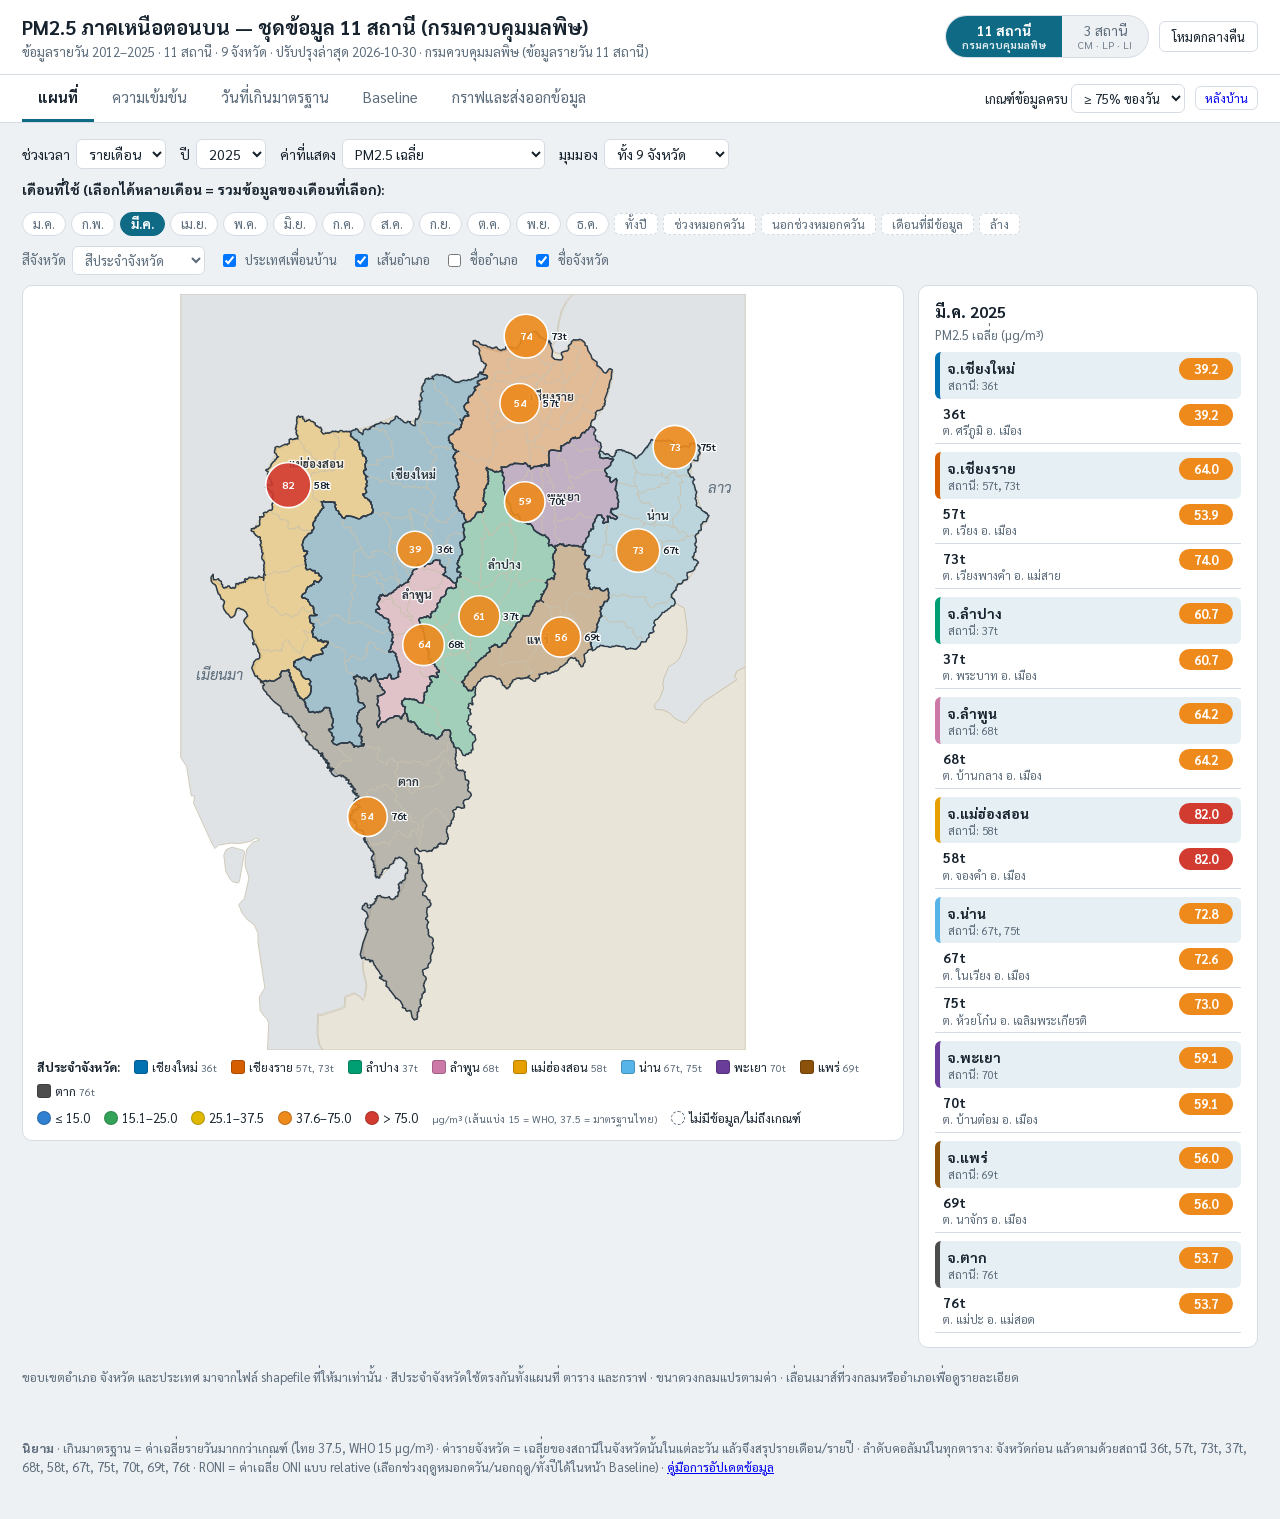
<file: pm25-dashboard/index.html>
<!DOCTYPE html>
<html lang="th">
<head>
<meta charset="utf-8">
<meta name="viewport" content="width=device-width,initial-scale=1">
<title>PM2.5 ภาคเหนือตอนบน</title>
<link href="https://fonts.googleapis.com/css2?family=Sarabun:wght@400;500;700&display=swap" rel="stylesheet">
<style>
:root{--bg:#eef1f4;--panel:#fff;--ink:#16222d;--mute:#5b6b7a;--line:#d5dce3;--acc:#0f6a85;--accink:#fff;--soft:#e6f0f4;
--land:#f4efe2;--landline:#c9c2ad;--ctry:#dfe3e6;--thai:#e8e4d8;--pline:#2d3b48;--hl:#fff4c7;--hover:rgba(15,106,133,.2)}
[data-theme=dark]{--bg:#0f161d;--panel:#17212b;--ink:#e6edf3;--mute:#93a3b3;--line:#2a3745;--acc:#58b4d1;--accink:#06222c;--soft:#1d2c38;
--land:#26333e;--landline:#3d4c59;--ctry:#1a242c;--thai:#202b34;--pline:#a9bac8;--hl:#3b3717;--hover:rgba(88,180,209,.28)}
*{box-sizing:border-box}
html,body{margin:0}
body{background:var(--bg);color:var(--ink);font:15px/1.5 'Sarabun','Noto Sans Thai',Tahoma,sans-serif}
button,select,input{font:inherit;color:inherit}
.top{display:flex;flex-wrap:wrap;gap:12px;align-items:center;justify-content:space-between;padding:12px 22px;background:var(--panel);border-bottom:1px solid var(--line)}
.top h1{margin:0;font-size:20px;font-weight:700}
.top p{margin:0;font-size:13px;color:var(--mute)}
.tools{display:flex;flex-wrap:wrap;gap:10px;align-items:center;margin-left:auto}
.seg{display:inline-flex;border:1px solid var(--line);border-radius:999px;overflow:hidden;background:var(--bg)}
.seg button{border:0;background:none;padding:6px 16px;cursor:pointer;font-size:14px;line-height:1.2;text-align:center;color:var(--mute)}
.seg button small{display:block;font-size:10.5px;opacity:.85}
.seg button.on{background:var(--acc);color:var(--accink);font-weight:700}
.btn{border:1px solid var(--line);background:var(--panel);border-radius:6px;padding:5px 12px;cursor:pointer;text-decoration:none;display:inline-block;font-size:13px}
.btn:hover{border-color:var(--acc)}
.btn.pri{background:var(--acc);color:var(--accink);border-color:var(--acc)}
.btn.s{padding:2px 9px;font-size:12px}
select{border:1px solid var(--line);background:var(--panel);border-radius:6px;padding:4px 8px;max-width:100%}
.tabsbar{display:flex;flex-wrap:wrap;justify-content:space-between;align-items:center;gap:8px;padding:0 22px;background:var(--panel);border-bottom:1px solid var(--line)}
#tabs{display:flex;gap:2px;overflow-x:auto}
#tabs button{border:0;background:none;padding:11px 16px;cursor:pointer;color:var(--mute);border-bottom:3px solid transparent;font-size:15px;white-space:nowrap}
#tabs button.on{color:var(--ink);font-weight:700;border-bottom-color:var(--acc)}
.tabtools{display:flex;gap:10px;align-items:center;font-size:13px}
main{max-width:1440px;margin:0 auto;padding:16px 22px 40px}
.pg{display:none}.pg.on{display:block}
.bar{display:flex;flex-wrap:wrap;gap:12px 14px;align-items:center;margin-bottom:10px;font-size:14px}
.bar label{display:flex;gap:6px;align-items:center}
.bar.sm{font-size:13px;color:var(--mute)}
.card{background:var(--panel);border:1px solid var(--line);border-radius:10px;padding:14px 16px;margin-bottom:14px}
.card h2{margin:0 0 4px;font-size:17px}
.note{font-size:12.5px;color:var(--mute);margin:6px 0 0}
#err{display:none;background:#fde8e4;color:#8a2616;padding:8px 22px;font-size:13px}
#draftbar{display:none;background:#fff4c7;color:#5c4a00;padding:6px 22px;font-size:13px}
#setnote{display:none;background:#e8f3fb;color:#17445f;padding:7px 22px;font-size:13px;border-bottom:1px solid var(--line)}
[data-theme=dark] #setnote{background:#14303f;color:#bfe0f2}
/* month chips */
.mchips{display:flex;flex-wrap:wrap;gap:5px;align-items:center}
.mchips button{border:1px solid var(--line);background:var(--panel);border-radius:14px;padding:1px 10px;cursor:pointer;font-size:13px;color:var(--mute)}
.mchips button.on{background:var(--acc);border-color:var(--acc);color:var(--accink);font-weight:700}
.mchips button.act{border-style:dashed;border-radius:6px;font-size:12px}
/* map */
.mapgrid{display:grid;grid-template-columns:minmax(0,1fr) 340px;gap:14px;align-items:start}
.mapcard{padding:8px}
#mapsvg{display:block;width:100%;max-height:84vh}
#mapsvg .ct,#mapsvg .pf,#mapsvg .am,#mapsvg .pb{fill-rule:evenodd;vector-effect:non-scaling-stroke}
#mapsvg .ct{fill:var(--ctry);stroke:var(--landline);stroke-width:.8}
#mapsvg .ct.tha{fill:var(--thai)}
#mapsvg .pf{fill:var(--land);stroke:none}
#mapsvg .am{fill:transparent;stroke:var(--landline);stroke-width:.6}
#mapsvg .am:hover{fill:var(--hover)}
#mapsvg .pb{fill:none;stroke:var(--pline);stroke-width:1.5;stroke-linejoin:round;pointer-events:none}
#mapsvg .cl{fill:var(--mute);font-size:calc(17px / var(--z,1));font-style:italic;text-anchor:middle;pointer-events:none}
#mapsvg .pl{fill:var(--ink);font-size:calc(13px / var(--z,1));font-weight:700;text-anchor:middle;paint-order:stroke;stroke:var(--panel);stroke-width:calc(3px / var(--z,1));stroke-linejoin:round;opacity:.85;pointer-events:none}
#mapsvg .an{fill:var(--mute);font-size:calc(10px / var(--z,1));text-anchor:middle;paint-order:stroke;stroke:var(--panel);stroke-width:calc(2.5px / var(--z,1));pointer-events:none}
#mapsvg .stn{cursor:pointer}
#mapsvg .sv{font-size:12px;font-weight:700;text-anchor:middle;pointer-events:none}
#mapsvg .sc{font-size:12px;font-weight:700;fill:var(--ink);paint-order:stroke;stroke:var(--panel);stroke-width:3px;stroke-linejoin:round;pointer-events:none}
.legend{display:flex;flex-wrap:wrap;gap:6px 14px;font-size:12.5px;margin:8px 6px 4px;align-items:center}
.legend i{display:inline-block;width:14px;height:14px;border-radius:50%;vertical-align:-2px;margin-right:4px;border:1px solid rgba(0,0,0,.2)}
.legend i.sq{border-radius:3px}
.legend small{color:var(--mute)}
.grad{display:inline-block;width:150px;height:12px;border-radius:6px;vertical-align:-2px}
.side .ph{display:flex;justify-content:space-between;gap:8px;padding:6px 8px;margin-top:8px;background:var(--soft);border-radius:6px;font-weight:700;font-size:14px;border-left:5px solid var(--pc,#888)}
.side .ph small{display:block;font-weight:400;font-size:11.5px;color:var(--mute);line-height:1.2}
.side .sr{display:flex;justify-content:space-between;gap:8px;padding:5px 8px;cursor:pointer;border-bottom:1px solid var(--line);font-size:13.5px}
.side .sr:hover,.side .sr.sel{background:var(--hl)}
.side .sr small{color:var(--mute);display:block;font-size:11.5px;line-height:1.2}
.chip2{min-width:54px;text-align:center;border-radius:12px;padding:1px 8px;font-weight:700;font-size:13px;height:fit-content}
/* tables */
.tw{overflow:auto;max-height:70vh;border:1px solid var(--line);border-radius:8px;margin-top:10px}
table.dt{border-collapse:separate;border-spacing:0;font-size:13.5px;font-variant-numeric:tabular-nums;min-width:100%}
.dt th,.dt td{padding:5px 9px;border-bottom:1px solid var(--line);border-right:1px solid var(--line);text-align:right;white-space:nowrap}
.dt thead th{position:sticky;top:0;background:var(--soft);z-index:2;text-align:center;font-weight:700}
.dt thead tr:first-child th{height:32px}
.dt thead tr:nth-child(2) th{top:32px;border-top:4px solid var(--pc,var(--line))}
.dt th.c0{position:sticky;left:0;background:var(--soft);z-index:3;text-align:left;min-width:92px}
.dt tbody th.c0{background:var(--panel);z-index:1}
.dt tfoot th.c0{background:var(--soft)}
.dt tfoot td{background:var(--soft);font-weight:700}
.dt thead th.c0{z-index:4}
.dt .grp.stb{border-left:2px solid var(--pline)}
.dt td.gc{font-weight:700;background:rgba(15,106,133,.06)}
.dt thead th.gr{background:#dbe9ef}[data-theme=dark] .dt thead th.gr{background:#26414e}
.dt th.sc small,.dt th.pv small{display:block;font-weight:400;font-size:11px;color:var(--mute);line-height:1.25}
.dt td.stb,.dt th.stb{border-left:2px solid var(--pline)}
.dt td.ex{text-align:center}
.dt tr.inbl th.c0{background:var(--hl)}
.dt tr.outbl td,.dt tr.outbl th{opacity:.55}
.rchip{display:inline-block;border-radius:10px;padding:0 7px;font-size:12px;font-weight:700}
.rEN{background:#fbd9d2;color:#8a2616}.rLN{background:#d3e4fa;color:#14407a}.rN{background:#e7eaed;color:#445}
/* pager */
.pager{display:flex;flex-wrap:wrap;gap:8px;align-items:center;margin:4px 0}
.pager .cur{font-weight:700;min-width:150px;text-align:center}
.pager .tabs2{display:flex;flex-wrap:wrap;gap:4px}
.pager .tabs2 button{border:1px solid var(--line);background:var(--panel);border-radius:6px;padding:1px 9px;cursor:pointer;font-size:12.5px}
.pager .tabs2 button.on{background:var(--acc);color:var(--accink);border-color:var(--acc)}
/* baseline picker */
.blpick{border:1px solid var(--line);border-radius:8px;padding:10px 12px;margin-bottom:12px;background:var(--panel)}
.blhead{display:flex;flex-wrap:wrap;gap:8px 12px;align-items:center;margin-bottom:8px;font-size:14px}
.chips{display:flex;flex-wrap:wrap;gap:6px}
.chip{display:flex;flex-direction:column;align-items:center;min-width:58px;padding:3px 6px;border-radius:8px;border:2px solid var(--line);background:var(--panel);cursor:pointer;line-height:1.2}
.chip b{font-size:14px}.chip i{font-style:normal;font-size:11px}
.chip.on{border-color:var(--acc);background:var(--soft)}
.chip:not(.on){opacity:.6}
.chip.cEN i{color:#c0392b}.chip.cLN i{color:#1f5fb4}.chip.cN i{color:var(--mute)}
.formula{font-size:13px;background:var(--soft);border-radius:8px;padding:10px 14px;margin:10px 0;line-height:1.7}
.figure{background:#fff;border:1px solid var(--line);border-radius:10px;padding:6px;margin-top:8px;overflow:auto}
.figure svg{display:block;width:100%;height:auto;min-width:640px}
.figtb{margin-top:14px}
h3.sec{margin:16px 0 0;font-size:15px}
#tip{position:fixed;z-index:50;pointer-events:none;display:none;background:var(--panel);color:var(--ink);border:1px solid var(--line);border-radius:8px;padding:8px 11px;font-size:13px;box-shadow:0 6px 20px rgba(0,0,0,.25);max-width:290px;line-height:1.45}
#tip hr{border:0;border-top:1px solid var(--line);margin:5px 0}
#tip .mu{color:var(--mute)}
footer{max-width:1440px;margin:0 auto;padding:0 22px 30px;font-size:12.5px;color:var(--mute)}
@media(max-width:980px){.mapgrid{grid-template-columns:1fr}.top,.tabsbar,main,footer{padding-left:12px;padding-right:12px}}
</style>
</head>
<body>
<div id="err"></div>
<div id="boot" style="padding:30px;text-align:center;color:#5b6b7a">กำลังโหลดข้อมูล…</div>
<div id="draftbar">กำลังแสดงข้อมูล<b>ฉบับร่าง</b>จากหน้าหลังบ้าน (ยังไม่ได้เผยแพร่)</div>
<header class="top">
  <div><h1 id="ttl">PM2.5 ภาคเหนือตอนบน</h1><p id="sub"></p></div>
  <div class="tools">
    <div class="seg" id="setseg" role="group" aria-label="เลือกชุดข้อมูล"></div>
    <button class="btn" id="theme">โหมดกลางคืน</button>
  </div>
</header>
<div class="tabsbar">
  <nav id="tabs"></nav>
  <div class="tabtools">
    <label>เกณฑ์ข้อมูลครบ
      <select id="cov"><option value="0">มีข้อมูลก็แสดง</option><option value="0.5">≥ 50% ของวัน</option><option value="0.75">≥ 75% ของวัน</option><option value="0.9">≥ 90% ของวัน</option></select>
    </label>
    <a class="btn s" href="admin.html">หลังบ้าน</a>
  </div>
</div>
<div id="setnote"></div>
<main>

<!-- ============ แผนที่ ============ -->
<section id="pg-map" class="pg">
  <div class="bar">
    <label>ช่วงเวลา <select id="m-mode"><option value="year">รายปี</option><option value="month" selected>รายเดือน</option><option value="day">รายวัน</option></select></label>
    <label>ปี <select id="m-y"></select></label>
    <label>ค่าที่แสดง <select id="m-met"></select></label>
    <label>มุมมอง <select id="m-view"><option value="full">ทั้ง 9 จังหวัด</option><option value="zoom">ซูมบริเวณสถานี</option></select></label>
    <label id="m-sw">ช่วงของปี <select id="m-sea"></select></label>
    <label id="m-mw">เดือน <select id="m-m"></select></label>
    <label id="m-dw">วัน <select id="m-d"></select></label>
  </div>
  <div class="bar" id="m-mcw"><b style="font-size:14px">เดือนที่ใช้ (เลือกได้หลายเดือน = รวมข้อมูลของเดือนที่เลือก):</b><div class="mchips" data-key="map"></div></div>
  <div class="bar sm">
    <label>สีจังหวัด <select id="m-pfill"><option value="color">สีประจำจังหวัด</option><option value="value">ตามค่าของจังหวัด</option><option value="none">ไม่ระบายสี</option></select></label>
    <label><input type="checkbox" id="m-ctry" checked> ประเทศเพื่อนบ้าน</label>
    <label><input type="checkbox" id="m-amp" checked> เส้นอำเภอ</label>
    <label><input type="checkbox" id="m-an"> ชื่ออำเภอ</label>
    <label><input type="checkbox" id="m-plb" checked> ชื่อจังหวัด</label>
  </div>
  <div class="mapgrid">
    <div class="card mapcard"><svg id="mapsvg" xmlns="http://www.w3.org/2000/svg" role="img" aria-label="แผนที่ตำแหน่งสถานีวัด PM2.5"></svg><div class="legend" id="m-pleg"></div><div class="legend" id="m-legend"></div></div>
    <aside class="card side" id="m-side"></aside>
  </div>
  <p class="note">ขอบเขตอำเภอ จังหวัด และประเทศ มาจากไฟล์ shapefile ที่ให้มาเท่านั้น · สีประจำจังหวัดใช้ตรงกันทั้งแผนที่ ตาราง และกราฟ · ขนาดวงกลมแปรตามค่า · เลื่อนเมาส์ที่วงกลมหรืออำเภอเพื่อดูรายละเอียด</p>
</section>

<!-- ============ ความเข้มข้น ============ -->
<section id="pg-conc" class="pg">
  <div class="card">
    <h2>ความเข้มข้น PM2.5 (µg/m³)</h2>
    <div class="bar" style="margin-top:8px">
      <label>ช่วงเวลา <select id="c-mode"><option value="year">รายปี</option><option value="month">รายเดือน</option><option value="day">รายวัน</option></select></label>
      <label id="c-metw">ค่า <select id="c-met"><option value="avg">ค่าเฉลี่ย</option><option value="max">ค่าสูงสุดรายวัน</option></select></label>
      <label id="c-yw">ปี <select id="c-y"></select></label>
      <label id="c-sw">ช่วงของปี <select id="c-sea"></select></label>
      <label id="c-lw">แถวของตาราง <select id="c-lay"><option value="month">เดือนที่เลือก (ของปีนี้)</option><option value="year">ปี (เฉลี่ยเฉพาะเดือนที่เลือก)</option></select></label>
      <label id="c-dtw">ข้อมูลที่แสดง <select id="c-dt"><option value="val">ค่า PM2.5 (µg/m³)</option><option value="th">เกินมาตรฐานไทย (1 = เกิน)</option><option value="who">เกิน WHO (1 = เกิน)</option></select></label>
      <button class="btn" id="c-csv">ส่งออก CSV</button>
    </div>
    <div class="bar" id="c-mcw"><b style="font-size:14px">เดือนที่เลือก:</b><div class="mchips" data-key="conc"></div></div>
    <div class="legend" id="c-legend"></div>
    <div class="pager" id="c-pager"></div>
    <div id="c-table"></div>
    <p class="note" id="c-note"></p>
    <h3 class="sec">กราฟประกอบตาราง</h3>
    <div class="bar sm"><label>ข้อมูลที่ใช้ในกราฟ <select id="c-fl"><option value="pv">รายจังหวัด</option><option value="gr">กลุ่มจังหวัด (8 / 9 จังหวัด)</option><option value="st">รายสถานี (สีตามจังหวัดที่สังกัด)</option><option value="both">จังหวัด + สถานี (สถานีเป็นเส้นประ)</option></select></label></div>
    <div class="figtb" data-key="c"></div>
    <div class="figure" id="c-fig"></div>
  </div>
</section>

<!-- ============ วันที่เกินมาตรฐาน ============ -->
<section id="pg-exc" class="pg">
  <div class="card">
    <h2>จำนวนวันที่ค่า PM2.5 เกินมาตรฐาน</h2>
    <div class="bar" style="margin-top:8px">
      <label>มาตรฐาน <select id="e-std"></select></label>
      <label>ช่วงเวลา <select id="e-mode"><option value="year">รายปี</option><option value="month">รายเดือน</option></select></label>
      <label id="e-yw">ปี <select id="e-y"></select></label>
      <label id="e-sw">ช่วงของปี <select id="e-sea"></select></label>
      <label id="e-lw">แถวของตาราง <select id="e-lay"><option value="month">เดือนที่เลือก (ของปีนี้)</option><option value="year">ปี (รวมเฉพาะเดือนที่เลือก)</option></select></label>
      <button class="btn" id="e-csv">ส่งออก CSV</button>
    </div>
    <div class="bar" id="e-mcw"><b style="font-size:14px">เดือนที่เลือก:</b><div class="mchips" data-key="exc"></div></div>
    <div id="e-table"></div>
    <p class="note" id="e-note"></p>
    <h3 class="sec">กราฟประกอบตาราง</h3>
    <div class="bar sm"><label>ข้อมูลที่ใช้ในกราฟ <select id="e-fl"><option value="pv">รายจังหวัด</option><option value="gr">กลุ่มจังหวัด (8 / 9 จังหวัด)</option><option value="st">รายสถานี (สีตามจังหวัดที่สังกัด)</option><option value="both">จังหวัด + สถานี (สถานีเป็นเส้นประ)</option></select></label></div>
    <div class="figtb" data-key="e"></div>
    <div class="figure" id="e-fig"></div>
  </div>
</section>

<!-- ============ Baseline ============ -->
<section id="pg-bl" class="pg">
  <div class="card">
    <h2>Baseline และวิธีคำนวณ</h2>
    <div class="bar" style="margin-top:8px">
      <label>ค่าที่ใช้ทำ baseline <select id="b-met"></select></label>
      <label>แสดงตารางเป็น <select id="b-view"><option value="val">ค่าจริงของแต่ละปี</option><option value="diff">ส่วนต่างจาก Mean (ค่า − Mean)</option><option value="pct">ร้อยละต่างจาก Mean</option></select></label>
      <button class="btn" id="b-csv">ส่งออก CSV</button>
    </div>
    <div class="blpick"></div>
    <div class="formula" id="b-formula"></div>
    <div id="b-table"></div>
    <p class="note" id="b-note"></p>
  </div>
</section>

<!-- ============ กราฟ ============ -->
<section id="pg-tr" class="pg">
  <div class="card">
    <h2>กราฟค่าจริงเทียบ Baseline</h2>
    <div class="bar" style="margin-top:8px">
      <label>แกน X <select id="t-x"><option value="year">ปี</option><option value="prov">จังหวัด</option><option value="st">สถานี</option></select></label>
      <label>ค่า <select id="t-met"></select></label>
      <label id="t-lw">ระดับข้อมูล <select id="t-lvl"><option value="all">ภาพรวมทุกสถานี</option><option value="grp">กลุ่มจังหวัด (8 / 9 จังหวัด)</option><option value="prov">รายจังหวัด</option><option value="st">รายสถานี</option></select></label>
      <label id="t-ew">พื้นที่ <select id="t-ent"></select></label>
      <label id="t-y0w">ตั้งแต่ปี <select id="t-y0"></select> ถึง <select id="t-y1"></select></label>
      <label id="t-yw">ปี <select id="t-yr"></select></label>
    </div>
    <div class="blpick"></div>
    <div class="bar sm">
      <label><input type="checkbox" id="t-mean" checked> เส้น Baseline Mean</label>
      <label><input type="checkbox" id="t-sd" checked> ช่วง ±1 SD</label>
      <label><input type="checkbox" id="t-std" checked> เส้นมาตรฐาน (ค่าเฉลี่ย/สูงสุด)</label>
      <label><input type="checkbox" id="t-roni" checked> แถบ RONI</label>
      <label><input type="checkbox" id="t-lab" checked> ตัวเลขบนกราฟ</label>
    </div>
    <div class="figtb" data-key="t"></div>
    <div class="figure" id="t-fig"></div>
    <p class="note">กราฟใช้พื้นหลังขาวทั้งโหมดกลางคืนและกลางวัน เพื่อให้รูปที่ส่งออกเหมือนที่เห็นบนจอ · สไตล์ "วิชาการ" ใช้ฟอนต์เซริฟ กรอบแกน เส้นกริดจาง สัญลักษณ์จุดต่างรูปทรง และเชิงอรรถอธิบายวิธีคำนวณใต้กราฟ · ไฟล์ CSV มีค่าจริง ค่า baseline และ SD สำหรับนำไปทำกราฟเองได้ · "ภาพรวมทุกสถานี" = เฉลี่ยทุกสถานีในแต่ละวัน แสดงเฉพาะปีที่มีสถานีผ่านเกณฑ์ข้อมูลครบอย่างน้อย 80%</p>
  </div>
</section>
</main>
<footer id="foot"></footer>
<div id="tip"></div>

<script>
window.__startApp=function(){
'use strict';
const $=id=>document.getElementById(id);
const esc=s=>String(s==null?'':s).replace(/[&<>"']/g,c=>({'&':'&amp;','<':'&lt;','>':'&gt;','"':'&quot;',"'":'&#39;'}[c]));
function showErr(m){const b=$('err');b.textContent=m;b.style.display='block';}
window.addEventListener('error',e=>showErr('เกิดข้อผิดพลาด: '+e.message));

/* ---------- ข้อมูลหลัก ---------- */
$('boot').style.display='none';
let DB=null, DRAFT=false;
try{ if(/[?&]draft=1/.test(location.search)){const t=localStorage.getItem('pm25_draft_v2'); if(t){DB=JSON.parse(t);DRAFT=true;}} }catch(e){}
if(!DB&&window.PM25_CFG)DB=Object.assign({},window.PM25_CFG,{daily:window.PM25_DAILY||{}});
if(!DB||!Array.isArray(DB.stations)||!Array.isArray(DB.sets)||!window.GEO){showErr('โหลดข้อมูลไม่สำเร็จ (ตรวจว่ามีไฟล์ data/config.js และ data/geo.js และเปิดเว็บจากโฟลเดอร์ที่มีโฟลเดอร์ data อยู่ด้วย)');return;}
if(DRAFT)$('draftbar').style.display='block';
const GEO=window.GEO, PJ=GEO.proj;
const TH=+DB.settings.th, WHO=+DB.settings.who;
const RONI=DB.roni||{};
const SETS=DB.sets;
const MS=['ม.ค.','ก.พ.','มี.ค.','เม.ย.','พ.ค.','มิ.ย.','ก.ค.','ส.ค.','ก.ย.','ต.ค.','พ.ย.','ธ.ค.'];
const MF=['มกราคม','กุมภาพันธ์','มีนาคม','เมษายน','พฤษภาคม','มิถุนายน','กรกฎาคม','สิงหาคม','กันยายน','ตุลาคม','พฤศจิกายน','ธันวาคม'];
const ALLM=[0,1,2,3,4,5,6,7,8,9,10,11];
/* ช่วงหมอกควัน (ตั้งได้ที่หลังบ้าน; ค่าเริ่มต้น ก.พ.–พ.ค.) */
const SMOKE=((DB.settings.smokeMonths&&DB.settings.smokeMonths.length)?DB.settings.smokeMonths:[2,3,4,5]).map(m=>m-1).filter(m=>m>=0&&m<12).sort((a,b)=>a-b);
const NONSMOKE=[0,1,2,3,4,5,6,7,8,9,10,11].filter(m=>SMOKE.indexOf(m)<0);
/* กลุ่มจังหวัด (ตั้งได้ที่หลังบ้าน; ค่าเริ่มต้น 8 จังหวัด = 9 จังหวัดไม่รวมตาก) */
const GMETHOD=DB.settings.groupMethod==='station'?'station':'province';
const G8=['เชียงใหม่','เชียงราย','ลำปาง','ลำพูน','แม่ฮ่องสอน','น่าน','พะเยา','แพร่'];
const GDEFS=(Array.isArray(DB.groups)&&DB.groups.length)?DB.groups:[{id:'g8',label:'8 จังหวัด',provinces:G8.slice(),color:'#222222'},{id:'g9',label:'9 จังหวัด',provinces:G8.concat(['ตาก']),color:'#B2182B'}];
const dim=(y,m)=>new Date(y,m,0).getDate();           // m = 1..12
const isLeap=y=>dim(y,2)===29;

/* สีประจำจังหวัด (ชุดสีที่แยกกันชัดและเหมาะกับผู้ที่เห็นสีไม่ครบ) */
const PCOLORS={'เชียงใหม่':'#0072B2','เชียงราย':'#D55E00','ลำปาง':'#009E73','ลำพูน':'#CC79A7','แม่ฮ่องสอน':'#E69F00','น่าน':'#56B4E9','พะเยา':'#6A3D9A','แพร่':'#8C510A','ตาก':'#4D4D4D'};
const PFALL=['#B2182B','#1B7837','#762A83','#E08214','#35978F'];
let pfi=0;const pcache={};
function provColor(p){if(PCOLORS[p])return PCOLORS[p];if(!pcache[p])pcache[p]=PFALL[(pfi++)%PFALL.length];return pcache[p];}

/* ---------- สถานะชุดข้อมูลปัจจุบัน ---------- */
let DS,ST,STM,PROVS,ENT,ENTM,YEARS,Y0,Y1,SER,GR=[];
const CACHE=new Map();
function dayVal(code,y,m,d){const yd=DB.daily[code]&&DB.daily[code][y];return yd&&yd[m]&&yd[m][d]!=null?yd[m][d]:null;}
function meanSeries(codes,y){
  const out=[];let any=false;
  for(let m=0;m<12;m++){const n=dim(y,m+1),a=new Array(n).fill(null);
    for(let d=0;d<n;d++){let s=0,c=0;for(const code of codes){const v=dayVal(code,y,m,d);if(v!=null){s+=v;c++;}}if(c){a[d]=s/c;any=true;}}
    out.push(a);}
  return any?out:null;
}
function groupSeries(g,y){
  if(GMETHOD==='station')return meanSeries(ST.filter(s=>g.provinces.indexOf(s.province)>=0).map(s=>s.code),y);
  const arrs=g.provinces.map(p=>SER['P:'+p]&&SER['P:'+p][y]).filter(Boolean);if(!arrs.length)return null;
  const out=[];let any=false;
  for(let m=0;m<12;m++){const n=dim(y,m+1),a=new Array(n).fill(null);
    for(let d=0;d<n;d++){let s=0,c=0;arrs.forEach(x=>{const v=x[m][d];if(v!=null){s+=v;c++;}});if(c){a[d]=s/c;any=true;}}
    out.push(a);}
  return any?out:null;
}
const groupNote=g=>'กลุ่ม "'+g.label+'" = '+(GMETHOD==='station'?'เฉลี่ยของสถานีในจังหวัด: ':'เฉลี่ยของจังหวัด (น้ำหนักเท่ากัน): ')+g.provs.join(', ')+' · แสดงเมื่ออย่างน้อย 80% ของจังหวัดในกลุ่มมีข้อมูลผ่านเกณฑ์';
function loadSet(id){
  DS=SETS.find(s=>s.id===id)||SETS[0];
  ST=DB.stations.filter(s=>(s.set||'k11')===DS.id);STM={};ST.forEach(s=>STM[s.code]=s);
  PROVS=[];ST.forEach(s=>{if(PROVS.indexOf(s.province)<0)PROVS.push(s.province);});
  ENT=[];
  GR=GDEFS.filter(g=>g.provinces&&g.provinces.length>=2&&g.provinces.every(p=>PROVS.indexOf(p)>=0));
  GR.forEach(g=>ENT.push({id:'G:'+g.id,label:g.label,type:'gr',sub:'กลุ่มจังหวัด',gid:g.id,provs:g.provinces.slice(),codes:ST.filter(s=>g.provinces.indexOf(s.province)>=0).map(s=>s.code),excl:PROVS.filter(p=>g.provinces.indexOf(p)<0),color:g.color||'#222222'}));
  PROVS.forEach(p=>ENT.push({id:'P:'+p,label:p,type:'pv',sub:'จังหวัด',codes:ST.filter(s=>s.province===p).map(s=>s.code),color:provColor(p)}));
  ST.forEach(s=>ENT.push({id:'S:'+s.code,label:s.code,type:'st',sub:s.province,st:s,color:provColor(s.province)}));
  ENTM={ALL:{id:'ALL',label:'ภาพรวมทุกสถานี',type:'all'}};ENT.forEach(e=>ENTM[e.id]=e);
  Y0=DS.years[0];Y1=DS.years[1];YEARS=[];for(let y=Y0;y<=Y1;y++)YEARS.push(y);
  SER={};
  ST.forEach(s=>{const o={};YEARS.forEach(y=>{const r=meanSeries([s.code],y);if(r)o[y]=r;});SER['S:'+s.code]=o;});
  PROVS.forEach(p=>{const codes=ST.filter(s=>s.province===p).map(s=>s.code),o={};YEARS.forEach(y=>{const r=meanSeries(codes,y);if(r)o[y]=r;});SER['P:'+p]=o;});
  {const codes=ST.map(s=>s.code),o={};YEARS.forEach(y=>{const r=meanSeries(codes,y);if(r)o[y]=r;});SER.ALL=o;}
  GR.forEach(g=>{const o={};YEARS.forEach(y=>{const r=groupSeries(g,y);if(r)o[y]=r;});SER['G:'+g.id]=o;});
  CACHE.clear();
}

/* ---------- สถิติ ---------- */
let MINCOV=0.75;
function stat(id,y,ms){ // ms: null = ทั้งปี | เลข 0-11 | อาร์เรย์ของเดือน
  const arr=ms==null?ALLM:(Array.isArray(ms)?ms:[ms]);
  const key=id+'|'+y+'|'+(ms==null?'y':arr.join('.'));if(CACHE.has(key))return CACHE.get(key);
  const ser=SER[id]&&SER[id][y];let dm=0;arr.forEach(m=>dm+=dim(y,m+1));
  let r={n:0,dim:dm,avg:null,max:null,min:null,th:0,who:0};
  if(ser){let n=0,s=0,mx=-Infinity,mn=Infinity,th=0,who=0;
    for(const mm of arr)for(const v of ser[mm])if(v!=null){n++;s+=v;if(v>mx)mx=v;if(v<mn)mn=v;if(v>TH)th++;if(v>WHO)who++;}
    if(n)r={n,dim:dm,avg:s/n,max:mx,min:mn,th,who};}
  CACHE.set(key,r);return r;
}
const okStat=r=>r.n>0&&r.n>=MINCOV*r.dim;
function val(id,y,ms,met){
  if(id==='ALL'){let ok=0;ST.forEach(s=>{if(okStat(stat('S:'+s.code,y,ms)))ok++;});if(ok<Math.ceil(ST.length*0.8))return null;}
  if(id.charAt(0)==='G'&&id.charAt(1)===':'){const g=ENTM[id];if(g&&g.provs){let ok=0;g.provs.forEach(p=>{if(okStat(stat('P:'+p,y,ms)))ok++;});if(ok<Math.ceil(g.provs.length*0.8))return null;}}
  const r=stat(id,y,ms);return okStat(r)?r[met]:null;
}
const isDec=met=>met==='avg'||met==='max';
const fmt=(v,met)=>v==null?'—':(isDec(met)?v.toFixed(1):String(Math.round(v)));
const f1=v=>v==null?'—':v.toFixed(1);
const METN={avg:'PM2.5 เฉลี่ย (µg/m³)',max:'PM2.5 สูงสุดรายวัน (µg/m³)',th:'จำนวนวันเกินมาตรฐานไทย (>'+TH+' µg/m³)',who:'จำนวนวันเกิน WHO (>'+WHO+' µg/m³)'};
const METS={avg:'PM2.5 เฉลี่ย',max:'PM2.5 สูงสุด',th:'วันเกินมาตรฐานไทย (>'+TH+')',who:'วันเกิน WHO (>'+WHO+')'};
const UNIT=met=>isDec(met)?'µg/m³':'วัน';

/* ---------- เดือนที่เลือก (หลายหน้าใช้ร่วมกัน) ---------- */
const MST={map:new Set(),conc:new Set(),exc:new Set(),bl:new Set(ALLM)};
const msel=k=>[...MST[k]].sort((a,b)=>a-b);
const mArg=k=>{const a=msel(k);return a.length===12?null:a;};   // null = ทั้งปี
function monthsLabel(a){
  if(a==null||a.length===12)return'ทั้งปี';if(!a.length)return'ไม่ได้เลือกเดือน';
  const runs=[];a.forEach(m=>{const l=runs[runs.length-1];if(l&&l[1]===m-1)l[1]=m;else runs.push([m,m]);});
  return runs.map(r=>r[0]===r[1]?MS[r[0]]:MS[r[0]]+'–'+MS[r[1]]).join(', ');
}
const seasonArg=v=>v==='smoke'?SMOKE.slice():v==='non'?NONSMOKE.slice():null;
const seasonLabel=v=>v==='smoke'?'ช่วงหมอกควัน ('+monthsLabel(SMOKE)+')':v==='non'?'นอกช่วงหมอกควัน ('+monthsLabel(NONSMOKE)+')':'ทั้งปี';
const seasonItems=()=>[['all','ทั้งปี'],['smoke',seasonLabel('smoke')],['non',seasonLabel('non')]];
function dataMonths(y){const a=SER.ALL&&SER.ALL[y];return a?ALLM.filter(m=>a[m].some(v=>v!=null)):[];}
function renderMChips(key){
  const h=ALLM.map(m=>'<button data-mm="'+m+'" class="'+(MST[key].has(m)?'on':'')+'">'+MS[m]+'</button>').join('')
   +'<button class="act" data-mact="all">ทั้งปี</button><button class="act" data-mact="smoke">ช่วงหมอกควัน</button><button class="act" data-mact="non">นอกช่วงหมอกควัน</button><button class="act" data-mact="data">เดือนที่มีข้อมูล</button><button class="act" data-mact="none">ล้าง</button>';
  document.querySelectorAll('.mchips[data-key="'+key+'"]').forEach(el=>el.innerHTML=h);
}
document.addEventListener('click',e=>{
  const box=e.target.closest&&e.target.closest('.mchips');if(!box)return;const key=box.dataset.key,b=e.target.closest('button');if(!b)return;
  if(b.dataset.mm!=null){const m=+b.dataset.mm;MST[key].has(m)?MST[key].delete(m):MST[key].add(m);}
  else if(b.dataset.mact){const a=b.dataset.mact;
    if(a==='all')MST[key]=new Set(ALLM);else if(a==='none')MST[key]=new Set();else if(a==='smoke')MST[key]=new Set(SMOKE);else if(a==='non')MST[key]=new Set(NONSMOKE);
    else{const y=+(key==='map'?$('m-y').value:key==='conc'?$('c-y').value:key==='exc'?$('e-y').value:Y1);MST[key]=new Set(dataMonths(y));}}
  if(key==='conc')PGI=0;
  renderMChips(key);refresh();
});
function resetMonths(){
  const dm=dataMonths(Y1);
  MST.map=new Set(dm.indexOf(2)>=0?[2]:dm.slice(0,1));
  MST.conc=new Set(dm);MST.exc=new Set(dm);MST.bl=new Set(ALLM);
  ['map','conc','exc','bl'].forEach(renderMChips);
}

/* ---------- สีระดับ PM2.5 ---------- */
const BOUNDS=[WHO,25,TH,75].sort((a,b)=>a-b);
const PMC=['#2f80d1','#33a35a','#e0b800','#ee8a1c','#d23b30'];
const pmCat=v=>{const i=BOUNDS.findIndex(b=>v<=b);return i<0?4:i;};
const rgba=(hex,a)=>{const n=parseInt(hex.slice(1),16);return'rgba('+(n>>16)+','+((n>>8)&255)+','+(n&255)+','+a+')';};
const seq=f=>{f=Math.max(0,Math.min(1,f));return'hsl('+(50-48*f).toFixed(0)+',85%,'+(62-22*f).toFixed(0)+'%)';};
function legendPM(){
  const lab=[];let prev=0;
  BOUNDS.forEach((b,i)=>{lab.push(i===0?'≤ '+b.toFixed(1):(prev+0.1).toFixed(1)+'–'+b.toFixed(1));prev=b;});
  lab.push('> '+prev.toFixed(1));
  return lab.map((l,i)=>'<span><i style="background:'+PMC[i]+'"></i>'+l+'</span>').join('')+'<small>µg/m³ (เส้นแบ่ง '+WHO+' = WHO, '+TH+' = มาตรฐานไทย)</small>';
}
const shadePM=v=>'background:'+rgba(PMC[pmCat(v)],.3);
const shadeCnt=max=>v=>'background:rgba(194,65,12,'+(0.05+0.5*Math.min(1,v/(max||1))).toFixed(2)+')';

/* ---------- ตาราง ---------- */
function tbl(o){
  const NG=ENT.filter(e=>e.type==='gr').length,NP=ENT.filter(e=>e.type==='pv').length,NS=ENT.filter(e=>e.type==='st').length;
  const bd=i=>i>0&&ENT[i-1].type!==ENT[i].type;
  let h='<div class="tw"><table class="dt"><thead><tr><th rowspan="2" class="c0">'+esc(o.corner)+'</th>';
  (o.extra||[]).forEach(e=>h+='<th rowspan="2">'+esc(e.h)+'</th>');
  if(NG)h+='<th colspan="'+NG+'" class="grp">ภาพรวม</th>';
  h+='<th colspan="'+NP+'" class="grp'+(NG?' stb':'')+'">จังหวัด (สถานีที่ใช้คำนวณอยู่ใต้ชื่อ)</th><th colspan="'+NS+'" class="grp stb">สถานี</th></tr><tr>';
  ENT.forEach((e,i)=>{const b=bd(i)?' stb':'';
    if(e.type==='gr')h+='<th class="gr'+b+'" style="--pc:'+e.color+'">'+esc(e.label)+'<small>'+(e.excl.length?'ไม่รวม'+esc(e.excl.join(', ')):'ทุกจังหวัด')+'</small></th>';
    else if(e.type==='pv')h+='<th class="pv'+b+'" style="--pc:'+e.color+'">'+esc(e.label)+'<small>'+esc(e.codes.join(', '))+'</small></th>';
    else h+='<th class="sc'+b+'" style="--pc:'+e.color+'" title="'+esc(e.st.location)+'">'+esc(e.label)+'<small>'+esc(e.sub)+'</small></th>';});
  h+='</tr></thead><tbody>';
  o.rows.forEach(r=>{
    h+='<tr class="'+(o.rowCls?o.rowCls(r):'')+'"><th class="c0">'+(r.html||esc(r.label))+'</th>';
    (o.extra||[]).forEach(e=>h+='<td class="ex">'+e.cell(r)+'</td>');
    ENT.forEach((c,i)=>{const v=o.cell(r,c);h+='<td class="'+(c.type==='gr'?'gc ':'')+(bd(i)?'stb':'')+'" style="'+(v==null?'':o.shade(v,r,c))+'">'+o.fmt(v,r,c)+'</td>';});
    h+='</tr>';
  });
  h+='</tbody>';
  if(o.foot&&o.foot.length){h+='<tfoot>';o.foot.forEach(f=>{h+='<tr><th class="c0">'+esc(f.label)+'</th>';(o.extra||[]).forEach(()=>h+='<td></td>');ENT.forEach((c,i)=>h+='<td class="'+(bd(i)?'stb':'')+'">'+f.cell(c)+'</td>');h+='</tr>';});h+='</tfoot>';}
  return h+'</table></div>';
}
const colHead=()=>ENT.map(c=>c.type==='gr'?c.label+(c.excl.length?' (ไม่รวม'+c.excl.join(', ')+')':'')+' ['+(GMETHOD==='station'?'เฉลี่ยสถานี':'เฉลี่ยจังหวัด')+']':c.type==='pv'?'จ.'+c.label+' ('+c.codes.join('+')+')':c.label+' ('+c.sub+')');
function tblCSV(o,name){
  if(o.csv){dlCSV(o.csv(),name);return;}
  const rows=[[o.corner].concat((o.extra||[]).map(e=>e.h),colHead())];
  o.rows.forEach(r=>rows.push([r.label].concat((o.extra||[]).map(e=>e.csv?e.csv(r):''),ENT.map(c=>{const v=o.cell(r,c);return v==null?'':+v.toFixed(3);}))));
  (o.foot||[]).forEach(f=>rows.push([f.label].concat((o.extra||[]).map(()=>''),ENT.map(c=>{if(!f.raw)return'';const v=f.raw(c);return v==null?'':+(+v).toFixed(3);}))));
  dlCSV(rows,name);
}

/* ---------- ดาวน์โหลด ---------- */
function dl(blob,name){const a=document.createElement('a');a.href=URL.createObjectURL(blob);a.download=name;document.body.appendChild(a);a.click();setTimeout(()=>{URL.revokeObjectURL(a.href);a.remove();},800);}
function dlCSV(rows,name){const t=rows.map(r=>r.map(c=>{c=c==null?'':String(c);return/[",\n]/.test(c)?'"'+c.replace(/"/g,'""')+'"':c;}).join(',')).join('\r\n');dl(new Blob(['\ufeff'+t],{type:'text/csv;charset=utf-8'}),name);}
function svgString(svg){const c=svg.cloneNode(true);c.setAttribute('xmlns','http://www.w3.org/2000/svg');const vb=svg.getAttribute('viewBox').split(' ');c.setAttribute('width',vb[2]);c.setAttribute('height',vb[3]);return'<?xml version="1.0" encoding="UTF-8"?>'+new XMLSerializer().serializeToString(c);}
function dlSVG(svg,name){dl(new Blob([svgString(svg)],{type:'image/svg+xml'}),name);}
function dlPNG(svg,name,sc){
  const vb=svg.getAttribute('viewBox').split(' '),w=+vb[2],h=+vb[3];sc=sc||3;
  const img=new Image();
  img.onload=()=>{const cv=document.createElement('canvas');cv.width=w*sc;cv.height=h*sc;const cx=cv.getContext('2d');cx.fillStyle='#fff';cx.fillRect(0,0,cv.width,cv.height);cx.drawImage(img,0,0,cv.width,cv.height);cv.toBlob(b=>b?dl(b,name):showErr('สร้างไฟล์ PNG ไม่สำเร็จ'),'image/png');};
  img.onerror=()=>showErr('สร้างไฟล์ PNG ไม่สำเร็จ ลองดาวน์โหลดเป็น SVG แทน');
  img.src='data:image/svg+xml;charset=utf-8,'+encodeURIComponent(svgString(svg));
}
const tip=$('tip');
function showTip(h,x,y){tip.innerHTML=h;tip.style.display='block';const w=tip.offsetWidth,hh=tip.offsetHeight;let l=x+14,t=y+14;if(l+w>innerWidth-6)l=x-w-14;if(t+hh>innerHeight-6)t=y-hh-14;tip.style.left=Math.max(6,l)+'px';tip.style.top=Math.max(6,t)+'px';}
function hideTip(){tip.style.display='none';}

/* ---------- RONI / ENSO + Baseline ---------- */
let RSEA='smoke';
const RSEAN={smoke:'ฤดูหมอกควัน',non:'นอกฤดูหมอกควัน',ann:'ทั้งปี'};
const ron=y=>{const r=RONI[y];return r&&r[RSEA]?r[RSEA]:null;};
const rcls=c=>c==='El Nino'?'EN':c==='La Nina'?'LN':'N';
const rabbr=y=>{const r=ron(y);return r?rcls(r.cat)+' '+(r.v>=0?'+':'')+r.v.toFixed(1):'';};
const tn=t=>String(t).replace('Very Strong','รุนแรงมาก').replace('Strong','รุนแรง').replace('Moderate','ปานกลาง').replace('Weak','อ่อน').replace('El Nino','El Niño').replace('La Nina','La Niña');
function ensoTypes(){const s=new Set();Object.keys(RONI).forEach(y=>{const r=RONI[y][RSEA];if(r&&r.type&&r.type!=='Neutral')s.add(r.type);});
  const ord=t=>(/El/.test(t)?0:1)*10+(/Very/.test(t)?4:/Strong/.test(t)?3:/Moderate/.test(t)?2:1);
  return[...s].sort((a,b)=>ord(a)-ord(b));}
const BL={preset:'p2019',years:new Set()};
function presetLabel(p){
  if(p==='all')return'ทุกปี '+Y0+'–'+Y1;if(p==='p2019')return'2019–'+Y1;if(p==='p2021')return'2021–'+Y1;if(p==='custom')return'กำหนดเอง';
  if(p==='cat:El Nino')return'ปี El Niño (ทุกระดับ)';if(p==='cat:La Nina')return'ปี La Niña (ทุกระดับ)';if(p==='cat:Neutral')return'ปี Neutral';
  if(p.indexOf('type:')===0)return'ปี '+tn(p.slice(5));return p;
}
function applyPreset(p){
  BL.preset=p;if(p==='custom')return;
  BL.years=new Set(YEARS.filter(y=>{
    if(p==='all')return true;if(p==='p2019')return y>=2019;if(p==='p2021')return y>=2021;
    const r=ron(y);if(!r)return false;
    if(p.indexOf('cat:')===0)return r.cat===p.slice(4);
    if(p.indexOf('type:')===0)return r.type===p.slice(5);
    return false;}));
}
function renderPickers(){
  const opt=(v,t)=>'<option value="'+esc(v)+'"'+(BL.preset===v?' selected':'')+'>'+esc(t)+'</option>';
  let o='<optgroup label="ช่วงปี">'+opt('all',presetLabel('all'))+opt('p2019',presetLabel('p2019'))+opt('p2021',presetLabel('p2021'))+opt('custom','กำหนดเอง')+'</optgroup>'
   +'<optgroup label="ประเภท ENSO (ตามช่วง RONI ที่เลือก)">'+opt('cat:El Nino',presetLabel('cat:El Nino'))+opt('cat:La Nina',presetLabel('cat:La Nina'))+opt('cat:Neutral',presetLabel('cat:Neutral'))
   +ensoTypes().map(t=>opt('type:'+t,'เฉพาะ '+tn(t))).join('')+'</optgroup>';
  const h='<div class="blhead"><label><b>Baseline</b> <select class="blsel">'+o+'</select></label>'
   +'<label>RONI <select class="rsel">'+Object.keys(RSEAN).map(k=>'<option value="'+k+'"'+(RSEA===k?' selected':'')+'>'+RSEAN[k]+'</option>').join('')+'</select></label>'
   +'<button class="btn s" data-blall="1">เลือกทุกปี</button><button class="btn s" data-blall="0">ล้าง</button>'
   +'<span class="note" style="margin:0">คลิกปีเพื่อเลือก/ยกเลิก · EN = El Niño, LN = La Niña, N = Neutral (ตัวเลข = ค่า RONI)</span></div>'
   +'<div class="chips">'+YEARS.map(y=>{const r=ron(y);return'<button class="chip c'+rcls(r&&r.cat)+(BL.years.has(y)?' on':'')+'" data-bly="'+y+'"><b>'+y+'</b><i>'+rabbr(y)+'</i></button>';}).join('')+'</div>'
   +'<div class="blhead" style="margin:10px 0 0"><b>เดือนที่ใช้คำนวณ</b><div class="mchips" data-key="bl"></div></div>';
  document.querySelectorAll('.blpick').forEach(el=>el.innerHTML=h);renderMChips('bl');
}
document.addEventListener('click',e=>{
  const c=e.target.closest&&e.target.closest('[data-bly]');
  if(c){const y=+c.dataset.bly;BL.years.has(y)?BL.years.delete(y):BL.years.add(y);BL.preset='custom';renderPickers();refresh();return;}
  const a=e.target.closest&&e.target.closest('[data-blall]');
  if(a){BL.preset='custom';BL.years=a.dataset.blall==='1'?new Set(YEARS):new Set();renderPickers();refresh();}
});
document.addEventListener('change',e=>{
  const t=e.target;if(!t.classList)return;
  if(t.classList.contains('blsel')){applyPreset(t.value);renderPickers();refresh();}
  if(t.classList.contains('rsel')){RSEA=t.value;if(BL.preset!=='custom')applyPreset(BL.preset);renderPickers();refresh();}
});
const blLabel=()=>presetLabel(BL.preset);
function blStats(id,met,yrs){
  yrs=yrs||[...BL.years].sort((a,b)=>a-b);const ms=mArg('bl');
  const vals=[];yrs.forEach(y=>{const v=val(id,y,ms,met);if(v!=null)vals.push({y,v});});
  const n=vals.length;if(!n)return{n:0};
  const xs=vals.map(o=>o.v),mean=xs.reduce((a,b)=>a+b,0)/n,so=[...xs].sort((a,b)=>a-b);
  const med=n%2?so[(n-1)/2]:(so[n/2-1]+so[n/2])/2;
  const sd=n>1?Math.sqrt(xs.reduce((a,b)=>a+(b-mean)*(b-mean),0)/(n-1)):null;
  return{n,mean,median:med,sd,up:sd==null?null:mean+sd,dn:sd==null?null:Math.max(0,mean-sd),min:so[0],max:so[n-1],years:vals.map(o=>o.y)};
}
const covTxt=()=>MINCOV>0?'ข้อมูลผ่านเกณฑ์ ≥ '+Math.round(MINCOV*100)+'% ของวัน':'ทุกค่าที่มีข้อมูล (ไม่กำหนดเกณฑ์ความครบ)';

/* =========================================================
   สไตล์กราฟ (เว็บ / วิชาการ)
   ========================================================= */
const STY={
 web:{font:"Sarabun,'Noto Sans Thai',Tahoma,sans-serif",tsz:19,tbold:1,cap:false,frame:false,grid:'#e3e7eb',gridDash:'',axis:'#888',text:'#333',sub:'#555',tickIn:false,lw:2.6,pr:5.4,val:'#e0652a',base:'#1d4ed8',band:.08,bar:'#2b7a9b',barUp:'#d23b30',barDn:'#2f9a58',thc:'#c0392b',whoc:'#7b3fa0',shapes:false,ronEN:['#e5533d',.12],ronLN:['#3b82d6',.12]},
 acad:{font:"'Times New Roman','TH Sarabun New','Noto Serif Thai',Sarabun,serif",tsz:16,tbold:1,cap:true,frame:true,grid:'#c8c8c8',gridDash:'2 3',axis:'#000',text:'#000',sub:'#222',tickIn:true,lw:1.7,pr:3.8,val:'#111111',base:'#0072B2',band:.10,bar:'#4d6b88',barUp:'#D55E00',barDn:'#009E73',thc:'#D55E00',whoc:'#6A3D9A',shapes:true,ronEN:['#bdbdbd',.5],ronLN:['url(#hatch-t)',1]}
};
let CS='web',CSCALE=3;
try{CS=localStorage.getItem('pm25_cs')||'web';CSCALE=+(localStorage.getItem('pm25_cscale')||3);}catch(e){}
const sty=()=>STY[CS]||STY.web;
const tw=(s,sz)=>String(s).length*sz*0.56;
const T_=(st,x,y,s,o)=>{o=o||{};return'<text x="'+x+'" y="'+y+'" font-family="'+st.font+'" font-size="'+(o.sz||12)+'" fill="'+(o.fill||st.text)+'"'+(o.anchor?' text-anchor="'+o.anchor+'"':'')+(o.bold?' font-weight="700"':'')+(o.italic?' font-style="italic"':'')+(o.rot?' transform="rotate(-90 '+x+' '+y+')"':'')+(o.halo?' stroke="#fff" stroke-width="3.5" stroke-linejoin="round" paint-order="stroke"':'')+'>'+esc(s)+'</text>';};
function mark(shape,x,y,r,fill,stroke,sw){
  x=+x;y=+y;const a='fill="'+fill+'" stroke="'+(stroke||'#fff')+'" stroke-width="'+(sw||1.3)+'"';
  if(shape===1)return'<rect x="'+(x-r).toFixed(1)+'" y="'+(y-r).toFixed(1)+'" width="'+(2*r)+'" height="'+(2*r)+'" '+a+'/>';
  if(shape===2)return'<path d="M'+x.toFixed(1)+','+(y-r*1.25).toFixed(1)+'L'+(x+r*1.15).toFixed(1)+','+(y+r*.9).toFixed(1)+'L'+(x-r*1.15).toFixed(1)+','+(y+r*.9).toFixed(1)+'Z" '+a+'/>';
  if(shape===3)return'<path d="M'+x.toFixed(1)+','+(y-r*1.3).toFixed(1)+'L'+(x+r*1.3).toFixed(1)+','+y.toFixed(1)+'L'+x.toFixed(1)+','+(y+r*1.3).toFixed(1)+'L'+(x-r*1.3).toFixed(1)+','+y.toFixed(1)+'Z" '+a+'/>';
  return'<circle cx="'+x.toFixed(1)+'" cy="'+y.toFixed(1)+'" r="'+r+'" '+a+'/>';
}
function legend(st,items,x,y,maxW){
  let s='',cx=x,cy=y,rows=1;
  items.forEach(it=>{
    const lw=(it.k==='line'||it.k==='mline')?30:20,w=lw+tw(it.t,12)+14;
    if(cx>x&&cx+w>x+maxW){cx=x;cy+=19;rows++;}
    if(it.k==='dot')s+=mark(it.shape||0,cx+8,cy-4,5,it.c,it.stroke);
    else if(it.k==='line')s+='<line x1="'+cx+'" x2="'+(cx+22)+'" y1="'+(cy-4)+'" y2="'+(cy-4)+'" stroke="'+it.c+'" stroke-width="2.4"'+(it.d?' stroke-dasharray="'+it.d+'"':'')+'/>';
    else if(it.k==='mline')s+='<line x1="'+cx+'" x2="'+(cx+24)+'" y1="'+(cy-4)+'" y2="'+(cy-4)+'" stroke="'+it.c+'" stroke-width="2.2"'+(it.d?' stroke-dasharray="'+it.d+'"':'')+'/>'+mark(it.shape||0,cx+12,cy-4,3.6,it.c);
    else if(it.k==='box')s+='<rect x="'+cx+'" y="'+(cy-10)+'" width="14" height="12" fill="'+it.c+'" opacity="'+(it.o==null?1:it.o)+'" stroke="'+(it.stroke||'none')+'" stroke-width=".8"/>';
    s+=T_(st,cx+lw-(it.k==='dot'||it.k==='box'?0:0),cy,it.t,{sz:12,fill:st.sub});
    cx+=w;});
  return{s,h:rows*19};
}
function wrapParts(parts,maxChars){
  const lines=[];let cur='';
  parts.forEach(p=>{if(!p)return;if(cur&&(cur.length+p.length+3)>maxChars){lines.push(cur);cur=p;}else cur=cur?cur+' · '+p:p;});
  if(cur)lines.push(cur);return lines;
}
function frame(st,o){
  const mw=o.W-o.L-o.R,items=o.items||[];
  const headH=st.cap?36:60;
  const lg0=legend(st,items,o.L,0,mw);
  const T=headH+(items.length?lg0.h+14:8);
  const lg=legend(st,items,o.L,headH+12,mw);
  let head=T_(st,o.L,st.cap?24:29,o.title,{sz:st.tsz,bold:st.tbold});
  if(!st.cap&&o.sub)head+=T_(st,o.L,51,o.sub,{sz:12,fill:st.sub});
  if(o.right)head+=T_(st,o.W-o.R,st.cap?24:51,o.right,{anchor:'end',sz:12.5,bold:1});
  head+=lg.s;
  let lines=[];
  if(st.cap){const parts=[];if(o.sub)parts.push(o.sub);(o.notes||[]).forEach(n=>parts.push(n));lines=wrapParts(parts,Math.floor(mw/5.9));}
  const capH=lines.length?lines.length*15+22:0;
  const y0=T+o.ch+o.B;
  let foot='';
  if(lines.length){foot+='<line x1="'+o.L+'" x2="'+(o.W-o.R)+'" y1="'+(y0+6)+'" y2="'+(y0+6)+'" stroke="#999" stroke-width=".8"/>';lines.forEach((l,i)=>foot+=T_(st,o.L,y0+24+i*15,(i===0?'หมายเหตุ: ':'')+l,{sz:11,fill:'#222',italic:i===0&&false}));}
  return{T,H:y0+capH+(capH?0:6),head,foot};
}
function wrapSVG(key,W,f,body,defs){
  return'<svg id="fig-'+key+'" xmlns="http://www.w3.org/2000/svg" viewBox="0 0 '+W+' '+Math.ceil(f.H)+'"><defs>'+(defs||'')+'</defs><rect width="'+W+'" height="'+Math.ceil(f.H)+'" fill="#fff"/>'+f.head+body+f.foot+'</svg>';
}
const HATCH='<pattern id="hatch-t" width="6" height="6" patternUnits="userSpaceOnUse" patternTransform="rotate(45)"><line x1="0" y1="0" x2="0" y2="6" stroke="#86a3c6" stroke-width="1.1"/></pattern>';
function axes(st,g){
  let s='';
  g.ticks.forEach(t=>{const y=g.Y(t).toFixed(1);
    s+='<line x1="'+g.L+'" x2="'+(g.L+g.cw)+'" y1="'+y+'" y2="'+y+'" stroke="'+st.grid+'" stroke-width="1"'+(st.gridDash?' stroke-dasharray="'+st.gridDash+'"':'')+'/>';
    s+=T_(st,g.L-9,+y+4,g.tickFmt(t),{anchor:'end',sz:11,fill:st.text});
    if(st.frame)s+='<line x1="'+g.L+'" x2="'+(g.L+5)+'" y1="'+y+'" y2="'+y+'" stroke="'+st.axis+'"/>';});
  if(st.frame)s+='<rect x="'+g.L+'" y="'+g.T+'" width="'+g.cw+'" height="'+g.ch+'" fill="none" stroke="'+st.axis+'" stroke-width="1.2"/>';
  else s+='<line x1="'+g.L+'" x2="'+(g.L+g.cw)+'" y1="'+(g.T+g.ch)+'" y2="'+(g.T+g.ch)+'" stroke="'+st.axis+'"/>';
  return s;
}
function niceTicks(max){
  if(!(max>0))max=1;const raw=max/5,mag=Math.pow(10,Math.floor(Math.log10(raw))),f=raw/mag;
  const step=(f<=1?1:f<=2?2:f<=2.5?2.5:f<=5?5:10)*mag,top=Math.ceil(max/step-1e-9)*step,t=[];
  for(let v=0;v<=top+step*1e-6;v+=step)t.push(+v.toFixed(6));return{ticks:t,top};
}
const tickF=met=>isDec(met)?(t=>String(t)):(t=>String(Math.round(t)));
const seasonTxt=()=>{const a=mArg('bl');return a?'เดือน '+monthsLabel(a):'';};

/* ---------- ที่เก็บรูปกราฟ + แถบเครื่องมือ ---------- */
const FIGS={};
function toolbarHTML(key){
  return'<div class="bar" style="margin:0"><label>สไตล์รูป <select class="fstyle"><option value="web">เว็บ (สีสด)</option><option value="acad">วิชาการ (เซริฟ กรอบแกน เชิงอรรถ)</option></select></label>'
   +'<label>ความละเอียด PNG <select class="fscale"><option value="2">2×</option><option value="3">3× (~300 dpi)</option><option value="4">4×</option></select></label>'
   +'<button class="btn pri" data-act="png" data-fig="'+key+'">ดาวน์โหลด PNG</button><button class="btn" data-act="svg" data-fig="'+key+'">SVG</button><button class="btn" data-act="csv" data-fig="'+key+'">CSV ข้อมูลกราฟ</button></div>';
}
function syncTb(){document.querySelectorAll('.fstyle').forEach(s=>s.value=CS);document.querySelectorAll('.fscale').forEach(s=>s.value=String(CSCALE));}
document.addEventListener('click',e=>{
  const b=e.target.closest&&e.target.closest('[data-act]');if(!b)return;
  const k=b.dataset.fig,f=FIGS[k],svg=$('fig-'+k);if(!f||!svg)return;
  if(b.dataset.act==='png')dlPNG(svg,f.name+'.png',CSCALE);else if(b.dataset.act==='svg')dlSVG(svg,f.name+'.svg');else if(b.dataset.act==='csv')dlCSV(f.csv,f.name+'.csv');
});
document.addEventListener('change',e=>{
  const t=e.target;if(!t.classList)return;
  if(t.classList.contains('fstyle')){CS=t.value;try{localStorage.setItem('pm25_cs',CS);}catch(x){}syncTb();refresh();}
  if(t.classList.contains('fscale')){CSCALE=+t.value;try{localStorage.setItem('pm25_cscale',CSCALE);}catch(x){}syncTb();}
});
function putFig(key,r,boxId){FIGS[key]={csv:r.csv,name:r.name};$(boxId).innerHTML=r.svg;}

/* ---------- กราฟหลายเส้น (ใช้ใต้ตาราง) ---------- */
function chartMulti(key,o){
  const st=sty(),W=960,L=74,R=36,ch=330,B=58,N=o.xl.length||1;
  const lines=o.series;
  let max=0;lines.forEach(s=>s.vals.forEach(v=>{if(v!=null&&v>max)max=v;}));
  if(o.std){max=Math.max(max,TH);}
  const nt=niceTicks(max*1.08),top=nt.top;
  const items=lines.map((s,i)=>({k:'mline',c:s.color,d:s.dash,shape:st.shapes?(s.shape||0):0,t:s.label}));
  if(o.std)items.push({k:'line',c:st.thc,d:'6 4',t:'มาตรฐานไทย '+TH},{k:'line',c:st.whoc,d:'6 4',t:'WHO '+WHO});
  const f=frame(st,{W,L,R,B,ch,title:o.title,sub:o.sub,items,notes:o.notes});
  const cw=W-L-R,X=i=>L+cw*(i+.5)/N,Y=v=>f.T+ch-(v/top)*ch;
  let s=axes(st,{L,T:f.T,cw,ch,ticks:nt.ticks,Y,tickFmt:tickF(o.met)});
  if(o.std){[[TH,st.thc],[WHO,st.whoc]].forEach(a=>{if(a[0]<=top){const y=Y(a[0]).toFixed(1);s+='<line x1="'+L+'" x2="'+(L+cw)+'" y1="'+y+'" y2="'+y+'" stroke="'+a[1]+'" stroke-width="2.6" stroke-dasharray="8 5"/>';}});}
  const step=N>20?2:1;
  o.xl.forEach((lb,i)=>{if(i%step===0){s+=T_(st,X(i).toFixed(1),f.T+ch+19,lb,{anchor:'middle',sz:N>12?10.5:12});if(st.frame)s+='<line x1="'+X(i).toFixed(1)+'" x2="'+X(i).toFixed(1)+'" y1="'+(f.T+ch)+'" y2="'+(f.T+ch-5)+'" stroke="'+st.axis+'"/>';}});
  lines.forEach((sr,si)=>{
    let d='',pen=false;sr.vals.forEach((v,i)=>{if(v==null){pen=false;return;}d+=(pen?'L':'M')+X(i).toFixed(1)+','+Y(v).toFixed(1);pen=true;});
    if(d)s+='<path d="'+d+'" fill="none" stroke="'+sr.color+'" stroke-width="'+(sr.thick?st.lw+1:(sr.dash?1.5:st.lw))+'"'+(sr.dash?' stroke-dasharray="'+sr.dash+'"':'')+' stroke-linejoin="round" stroke-linecap="round" opacity="'+(sr.dash?.85:1)+'"/>';
    if(N<=16||st.shapes)sr.vals.forEach((v,i)=>{if(v==null)return;s+=mark(st.shapes?(sr.shape||0):0,X(i).toFixed(1),Y(v).toFixed(1),N>16?2.6:(sr.dash?3:st.pr-1),sr.dash?'#fff':sr.color,sr.dash?sr.color:'#fff',sr.dash?1.3:1.2);});
  });
  s+=T_(st,18,f.T+ch/2,o.ylabel,{anchor:'middle',sz:12,rot:1});
  if(o.xtitle)s+=T_(st,L+cw/2,f.T+ch+42,o.xtitle,{anchor:'middle',sz:12});
  if(!lines.some(sr=>sr.vals.some(v=>v!=null)))s+=T_(st,W/2,f.T+ch/2,'ไม่มีข้อมูลที่ผ่านเกณฑ์ในช่วงนี้',{anchor:'middle',sz:16,fill:'#999'});
  const csv=[[o.xhead].concat(lines.map(x=>x.label))].concat(o.xl.map((lb,i)=>[o.xfull?o.xfull[i]:lb].concat(lines.map(x=>x.vals[i]==null?'':+x.vals[i].toFixed(3)))));
  return{svg:wrapSVG(key,W,f,s,''),csv,name:o.name};
}
function figFromOpts(key,boxId,o,level){
  const sers=[];
  const pv=ENT.filter(e=>e.type==='pv'),stn=ENT.filter(e=>e.type==='st');
  const lv=level||'pv';
  if(lv==='gr')ENT.filter(e=>e.type==='gr').forEach((e,i)=>sers.push({label:e.label+(e.excl.length?' (ไม่รวม'+e.excl.join(', ')+')':''),color:e.color,thick:1,vals:o.rows.map(r=>o.cell(r,e)),shape:i%4}));
  if(lv==='pv'||lv==='both')pv.forEach((e,i)=>sers.push({label:'จ.'+e.label,color:e.color,vals:o.rows.map(r=>o.cell(r,e)),shape:i%4}));
  if(lv==='st'||lv==='both'){
    const cnt={};
    stn.forEach(e=>{const pi=Math.max(0,pv.findIndex(p=>p.label===e.sub));const k=cnt[e.sub]||0;cnt[e.sub]=k+1;
      sers.push({label:e.label+' ('+e.sub+')',color:e.color,dash:lv==='both'?'4 3':(k%2?'6 3':''),vals:o.rows.map(r=>o.cell(r,e)),shape:(lv==='both'?pi:(pi+k))%4});});
  }
  const lvTxt=lv==='gr'?'ข้อมูลกลุ่มจังหวัด ('+ENT.filter(e=>e.type==='gr').map(g=>g.label).join(' / ')+')':lv==='pv'?'ข้อมูลรายจังหวัด':lv==='st'?'ข้อมูลรายสถานี':'ข้อมูลรายจังหวัด (เส้นทึบ) และรายสถานี (เส้นประ)';
  const r=chartMulti(key,{title:o.title,sub:o.sub||'',notes:(o.figNotes||[]).concat([lvTxt]).concat(lv==='gr'?ENT.filter(e=>e.type==='gr').map(groupNote):[]),xl:o.rows.map(x=>x.short||x.label),xfull:o.rows.map(x=>x.full||x.label),xhead:o.corner,series:sers,met:o.met,std:o.std,ylabel:o.ylabel,xtitle:o.xtitle,name:o.name+'_'+lv});
  putFig(key,r,boxId);
}

/* =========================================================
   หน้า: แผนที่
   ========================================================= */
let selCode=null,mapBuilt=false;
function buildMap(){
  const svg=$('mapsvg');
  const ct=GEO.countries.map(c=>'<path class="ct'+(c.iso==='THA'?' tha':'')+'" d="'+c.d+'" data-t="'+esc(c.name)+'"/>').join('');
  const pf=GEO.provinces.map(p=>'<path class="pf" d="'+p.d+'" data-p="'+esc(p.name)+'"/>').join('');
  const am=GEO.provinces.map(p=>p.amphoes.map(a=>'<path class="am" d="'+a.d+'" data-p="'+esc(p.name)+'" data-a="'+esc(a.name)+'" data-ar="'+a.area+'"/>').join('')).join('');
  const pb=GEO.provinces.map(p=>'<path class="pb" d="'+p.d+'"/>').join('');
  const cl=GEO.countries.filter(c=>c.iso!=='THA').map(c=>'<text class="cl" x="'+c.lx+'" y="'+c.ly+'">'+esc(c.name)+'</text>').join('');
  const an=GEO.provinces.map(p=>p.amphoes.map(a=>'<text class="an" x="'+a.lx+'" y="'+a.ly+'">'+esc(a.name.replace(/^กิ่งอำเภอ/,'กิ่ง '))+'</text>').join('')).join('');
  const pl=GEO.provinces.map(p=>'<text class="pl" x="'+p.lx+'" y="'+p.ly+'">'+esc(p.name)+'</text>').join('');
  svg.innerHTML='<g id="L-ct">'+ct+'</g><g id="L-pf">'+pf+'</g><g id="L-am">'+am+'</g><g id="L-pb">'+pb+'</g><g id="L-cl">'+cl+'</g><g id="L-an">'+an+'</g><g id="L-pl">'+pl+'</g><g id="L-st"></g>';
  svg.addEventListener('mousemove',e=>{
    const t=e.target,st=t.closest&&t.closest('.stn');
    if(st){showTip(stInfo(st.dataset.code),e.clientX,e.clientY);return;}
    const a=t.closest&&t.closest('.am');
    if(a){showTip('<b>'+esc(a.dataset.a)+'</b><br><span class="mu">จ.'+esc(a.dataset.p)+' · พื้นที่ '+Number(a.dataset.ar).toLocaleString('th-TH',{maximumFractionDigits:1})+' ตร.กม.</span>',e.clientX,e.clientY);return;}
    const p=t.closest&&t.closest('.pf');
    if(p){showTip('<b>จ.'+esc(p.dataset.p)+'</b>',e.clientX,e.clientY);return;}
    const c=t.closest&&t.closest('.ct');
    if(c){showTip('<b>'+esc(c.dataset.t)+'</b>',e.clientX,e.clientY);return;}
    hideTip();
  });
  svg.addEventListener('mouseleave',hideTip);
  svg.addEventListener('click',e=>{const st=e.target.closest&&e.target.closest('.stn');if(st){const c=st.dataset.code;selCode=selCode===c?null:c;renderMap();showTip(stInfo(c),e.clientX,e.clientY);}});
  mapBuilt=true;
}
const stPx=s=>({x:(s.lon-PJ.lon0)*PJ.kx,y:(PJ.lat1-s.lat)*PJ.ky});
function mapBox(){
  const full={x:0,y:0,w:PJ.W,h:PJ.H};
  if($('m-view').value!=='zoom')return full;
  const pts=ST.map(stPx).filter(p=>p.x>=0&&p.x<=PJ.W&&p.y>=0&&p.y<=PJ.H);if(!pts.length)return full;
  const xs=pts.map(p=>p.x),ys=pts.map(p=>p.y);
  let x0=Math.min(...xs)-0.95*PJ.kx,x1=Math.max(...xs)+0.95*PJ.kx,y0=Math.min(...ys)-0.75*PJ.ky,y1=Math.max(...ys)+0.75*PJ.ky;
  x0=Math.max(0,x0);y0=Math.max(0,y0);x1=Math.min(PJ.W,x1);y1=Math.min(PJ.H,y1);
  return{x:x0,y:y0,w:x1-x0,h:y1-y0};
}
function mctx(){
  const mode=$('m-mode').value,y=+$('m-y').value,md=+$('m-m').value-1,d=+$('m-d').value-1;
  let met=$('m-met').value;if(mode==='day')met='avg';
  const sea=$('m-sea').value,ms=mode==='year'?seasonArg(sea):(mode==='month'?mArg('map'):md);
  let dm=0;(ms==null?ALLM:(Array.isArray(ms)?ms:[ms])).forEach(m=>dm+=dim(y,m+1));
  if(mode==='day')dm=1;
  return{mode,y,md,d,met,ms,dm,sea};
}
function pval(id,c){
  if(c.mode==='day'){const s=SER[id]&&SER[id][c.y];const v=s&&s[c.md]?s[c.md][c.d]:null;return{v:v==null?null:v,st:null};}
  const st=stat(id,c.y,c.ms);return{v:okStat(st)?st[c.met]:null,st};
}
function perLabel(c){return c.mode==='year'?'ปี '+c.y+(c.sea&&c.sea!=='all'?' · '+seasonLabel(c.sea):''):c.mode==='month'?monthsLabel(c.ms==null?ALLM:c.ms)+' '+c.y:(c.d+1)+' '+MF[c.md]+' '+c.y;}
function stInfo(code){
  const s=STM[code],c=mctx(),r=pval('S:'+code,c);
  let h='<b>'+esc(code)+'</b> · '+esc(s.location)+'<br><span class="mu">จ.'+esc(s.province)+' · '+esc(perLabel(c))+'</span><hr>';
  if(c.mode==='day'){
    h+=r.v==null?'ไม่มีข้อมูลในวันนี้':'PM2.5 <b>'+r.v.toFixed(1)+'</b> µg/m³<br>'+(r.v>TH?'เกินมาตรฐานไทย':'ไม่เกินมาตรฐานไทย')+' · '+(r.v>WHO?'เกิน WHO':'ไม่เกิน WHO');
  }else{
    const st=r.st;
    h+='เฉลี่ย <b>'+f1(st.avg)+'</b> · สูงสุด '+f1(st.max)+' µg/m³<br>วันเกินไทย <b>'+st.th+'</b> วัน · วันเกิน WHO <b>'+st.who+'</b> วัน<br>มีข้อมูล '+st.n+'/'+st.dim+' วัน';
    if(!okStat(st))h+='<br><i class="mu">ต่ำกว่าเกณฑ์ข้อมูลครบ จึงไม่ระบายสี/ไม่แสดงค่า</i>';
  }
  return h;
}
function renderMap(){
  if(!mapBuilt)buildMap();
  const c=mctx(),svg=$('mapsvg');
  $('m-sw').style.display=c.mode==='year'?'':'none';$('m-mw').style.display=c.mode==='day'?'':'none';$('m-dw').style.display=c.mode==='day'?'':'none';$('m-mcw').style.display=c.mode==='month'?'':'none';$('m-met').disabled=c.mode==='day';
  const bx=mapBox(),Z=PJ.W/bx.w;
  svg.setAttribute('viewBox',bx.x.toFixed(1)+' '+bx.y.toFixed(1)+' '+bx.w.toFixed(1)+' '+bx.h.toFixed(1));svg.style.setProperty('--z',Z.toFixed(3));
  $('L-ct').style.display=$('m-ctry').checked?'':'none';$('L-cl').style.display=$('m-ctry').checked?'':'none';
  $('L-am').style.display=$('m-amp').checked?'':'none';$('L-an').style.display=$('m-an').checked?'':'none';$('L-pl').style.display=$('m-plb').checked?'':'none';
  const cnt=!isDec(c.met);
  const colorOf=v=>cnt?seq(v/c.dm):PMC[pmCat(v)];
  const txtOf=v=>cnt?(v/c.dm<0.35?'#16222d':'#fff'):(pmCat(v)===2?'#16222d':'#fff');
  const pm=$('m-pfill').value;
  document.querySelectorAll('#L-pf .pf').forEach(el=>{
    el.style.fill='';el.style.fillOpacity='';const p=el.dataset.p;
    if(pm==='color'&&PROVS.indexOf(p)>=0||pm==='color'&&PCOLORS[p]){el.style.fill=provColor(p);el.style.fillOpacity=PROVS.indexOf(p)>=0?'.30':'.12';}
    else if(pm==='value'){const r=PROVS.indexOf(p)>=0?pval('P:'+p,c):{v:null};if(r.v!=null){el.style.fill=colorOf(r.v);el.style.fillOpacity='.45';}}
  });
  let g='';
  ST.forEach(s=>{
    const p=stPx(s);if(!(p.x>=bx.x&&p.x<=bx.x+bx.w&&p.y>=bx.y&&p.y<=bx.y+bx.h))return;
    const r=pval('S:'+s.code,c),sel=selCode===s.code;
    let rad,fill,fo,tc,label='';
    if(r.v==null){rad=8;fill='none';fo=1;}
    else{rad=cnt?9+23*Math.sqrt(Math.min(1,r.v/c.dm)):9+23*Math.sqrt(Math.min(r.v,150)/150);fill=colorOf(r.v);fo=.9;tc=txtOf(r.v);label=cnt?String(Math.round(r.v)):r.v.toFixed(0);}
    g+='<g class="stn" data-code="'+esc(s.code)+'" transform="translate('+p.x.toFixed(1)+','+p.y.toFixed(1)+') scale('+(1/Z).toFixed(4)+')"><circle r="'+rad.toFixed(1)+'" fill="'+fill+'" fill-opacity="'+fo+'" stroke="'+(sel?'var(--ink)':(r.v==null?'var(--mute)':'#fff'))+'" stroke-width="'+(sel?3:1.8)+'"'+(r.v==null?' stroke-dasharray="3 3"':'')+'/>'
      +(rad>=13&&r.v!=null?'<text class="sv" y="4" fill="'+tc+'">'+label+'</text>':'')
      +'<text class="sc" x="'+(rad+4).toFixed(1)+'" y="4">'+esc(s.code)+'</text></g>';
  });
  $('L-st').innerHTML=g;
  $('m-pleg').innerHTML='<b style="font-size:12.5px">สีประจำจังหวัด:</b>'+PROVS.map(p=>'<span><i class="sq" style="background:'+provColor(p)+'"></i>'+esc(p)+' <small>'+esc(ST.filter(s=>s.province===p).map(s=>s.code).join(', '))+'</small></span>').join('');
  $('m-legend').innerHTML=(cnt?'<span>ขนาดและสีแปรตามจำนวนวัน (เต็มสเกล = '+c.dm+' วัน)</span><span>0 <span class="grad" style="background:linear-gradient(90deg,'+seq(0)+','+seq(.5)+','+seq(1)+')"></span> '+c.dm+'</span>':legendPM())
    +'<span><i style="background:none;border:1.5px dashed var(--mute)"></i>ไม่มีข้อมูล/ไม่ถึงเกณฑ์</span>';
  const chip=v=>v==null?'<span class="chip2" style="color:var(--mute)">—</span>':'<span class="chip2" style="background:'+(cnt?seq(v/c.dm):PMC[pmCat(v)])+';color:'+txtOf(v)+'">'+fmt(v,c.met)+'</span>';
  let sh='<h2 style="margin:0 0 2px;font-size:16px">'+esc(perLabel(c))+'</h2><div class="note" style="margin:0">'+esc(c.mode==='day'?'PM2.5 รายวัน (µg/m³)':METN[c.met])+'</div>';
  PROVS.forEach(p=>{
    const pr=pval('P:'+p,c),codes=ST.filter(s=>s.province===p).map(s=>s.code);
    sh+='<div class="ph" style="--pc:'+provColor(p)+'"><span>จ.'+esc(p)+'<small>สถานี: '+esc(codes.join(', '))+'</small></span>'+chip(pr.v)+'</div>';
    ST.filter(s=>s.province===p).forEach(s=>{const r=pval('S:'+s.code,c);
      sh+='<div class="sr'+(selCode===s.code?' sel':'')+'" data-code="'+esc(s.code)+'"><span><b>'+esc(s.code)+'</b><small>'+esc(s.location)+'</small></span>'+chip(r.v)+'</div>';});
  });
  $('m-side').innerHTML=sh;
}
$('m-side').addEventListener('click',e=>{const r=e.target.closest('.sr');if(r){selCode=selCode===r.dataset.code?null:r.dataset.code;renderMap();}});
function syncMapDays(){const y=+$('m-y').value,m=+$('m-m').value,cur=+$('m-d').value||1,n=dim(y,m);fill($('m-d'),Array.from({length:n},(_,i)=>[i+1,i+1]),Math.min(cur,n));}

/* =========================================================
   หน้า: ความเข้มข้น + วันเกินมาตรฐาน (โครงเดียวกัน)
   ========================================================= */
let PGI=0;
function avgOver(c,met,ms){const v=YEARS.map(y=>val(c.id,y,ms,met)).filter(x=>x!=null);return v.length?v.reduce((a,b)=>a+b,0)/v.length:null;}
function periodOpts(p){
  const isC=p==='c';
  const mode=$(p+'-mode').value,y=+$(p+'-y').value,lay=$(p+'-lay').value;
  const met=isC?$('c-met').value:$('e-std').value;
  const key=isC?'conc':'exc',sel=msel(key),ms=mArg(key);
  const stdN=met==='th'?'มาตรฐานไทย (>'+TH+')':'WHO (>'+WHO+')';
  const base={met,std:isC&&isDec(met)||isC,ylabel:isC?(met==='avg'?'PM2.5 เฉลี่ย (µg/m³)':'PM2.5 สูงสุดรายวัน (µg/m³)'):'จำนวนวัน เกิน'+(met==='th'?'มาตรฐานไทย':'WHO'),shade:null};
  let o;
  const covNote=covTxt();
  if(mode==='day'&&isC){
    const dt=$('c-dt').value;
    const cur=sel.length?sel[Math.min(PGI,sel.length-1)]:null;
    if(PGI>=sel.length)PGI=Math.max(0,sel.length-1);
    const dv=(c,m,d)=>{const s=SER[c.id]&&SER[c.id][y];return s&&s[m]&&s[m][d]!=null?s[m][d]:null;};
    const pick=v=>v==null?null:(dt==='val'?v:(dt==='th'?(v>TH?1:0):(v>WHO?1:0)));
    const n=cur==null?0:dim(y,cur+1);
    const rows=Array.from({length:n},(_,i)=>({key:i,label:'วันที่ '+(i+1),short:String(i+1),full:y+'-'+String(cur+1).padStart(2,'0')+'-'+String(i+1).padStart(2,'0')}));
    o=Object.assign(base,{corner:cur==null?'—':MF[cur]+' '+y,rows,cell:(r,c)=>pick(dv(c,cur,r.key)),
      fmt:v=>v==null?'—':(dt==='val'?v.toFixed(1):(v?'เกิน':'ไม่เกิน')),
      shade:v=>dt==='val'?shadePM(v):(v?'background:rgba(210,59,48,.28)':''),
      foot:cur==null?[]:[{label:'เฉลี่ยทั้งเดือน',cell:c=>f1(stat(c.id,y,cur).avg),raw:c=>stat(c.id,y,cur).avg},{label:'จำนวนวันที่มีข้อมูล',cell:c=>String(stat(c.id,y,cur).n),raw:c=>stat(c.id,y,cur).n}],
      title:'ความเข้มข้นรายวัน '+(cur==null?'':MF[cur]+' ')+y,
      note:'รายวัน: ตารางแสดงทีละเดือนตามแท็บด้านบน (เลื่อนไปเดือนอื่นได้) แต่ปุ่ม "ส่งออก CSV" จะส่งออกทุกเดือนที่เลือกรวมเป็นไฟล์เดียว · ค่ารายจังหวัด = เฉลี่ยของสถานีในจังหวัดที่มีข้อมูลวันนั้น'+(DS.sampled?' · ชุดนี้เก็บตัวอย่างไม่ครบทุกวัน':''),
      xtitle:'วันที่',std:dt==='val',ylabel:dt==='val'?base.ylabel:(dt==='th'?'เกินมาตรฐานไทย (1 = เกิน)':'เกิน WHO (1 = เกิน)'),
      fname:'pm25_daily_'+y+'_'+dt+'.csv'});
    o.pager={months:sel,cur:PGI};
    if(GR.length)o.note+=' · คอลัมน์กลุ่มจังหวัด = ค่าเฉลี่ยของจังหวัดที่มีข้อมูลในวันนั้น';
    o.csv=()=>{const rows2=[['วันที่'].concat(colHead())];sel.forEach(m=>{for(let d=0;d<dim(y,m+1);d++){rows2.push([y+'-'+String(m+1).padStart(2,'0')+'-'+String(d+1).padStart(2,'0')].concat(ENT.map(c=>{const v=pick(dv(c,m,d));return v==null?'':(dt==='val'?+v.toFixed(2):v);})));}});return rows2;};
    o.name='pm25_daily_'+y+'_'+monthsLabel(sel).replace(/[^\w\u0E00-\u0E7F\-]+/g,'_');
    o.figNotes=['แหล่งข้อมูล: '+DS.source,'ค่ารายจังหวัด = เฉลี่ยของสถานีในจังหวัดนั้นในวันเดียวกัน'];
    return o;
  }
  if(mode==='year'){
    const sea=$(p+'-sea').value,sm=seasonArg(sea),sl=sea==='all'?'':' — '+seasonLabel(sea);
    const rows=YEARS.map(yr=>({key:yr,label:String(yr),short:String(yr)}));
    o=Object.assign(base,{corner:'ปี'+(sea==='all'?'':' ('+seasonLabel(sea)+')'),rows,cell:(r,c)=>val(c.id,r.key,sm,met),
      foot:[{label:'เฉลี่ยของปีที่ผ่านเกณฑ์',cell:c=>f1(avgOver(c,met,sm)),raw:c=>avgOver(c,met,sm)},{label:'จำนวนปีที่ผ่านเกณฑ์',cell:c=>String(YEARS.filter(yr=>val(c.id,yr,sm,met)!=null).length),raw:c=>YEARS.filter(yr=>val(c.id,yr,sm,met)!=null).length}],
      title:(isC?'ความเข้มข้นรายปี ('+(met==='avg'?'ค่าเฉลี่ย':'ค่าสูงสุดรายวัน')+')':'จำนวนวันเกิน'+stdN+' รายปี')+sl,xtitle:'ปี',
      note:(sea==='all'?'รายปี: คำนวณจากข้อมูลรายวันทั้งปี':'รายปี: คำนวณเฉพาะข้อมูลรายวันของ'+seasonLabel(sea)+' (เกณฑ์ข้อมูลครบนับเทียบกับจำนวนวันของช่วงนั้น)')+' · "—" = ไม่มีข้อมูล หรือข้อมูลไม่ถึงเกณฑ์ที่เลือก ('+covNote+')'});
    o.fname='pm25_'+(isC?'conc':'exceed')+'_year_'+(sea==='all'?'':sea+'_')+met+'.csv';
  }else if(lay==='month'){
    const rows=sel.map(m=>({key:m,label:MF[m],short:MS[m],full:MF[m]}));
    o=Object.assign(base,{corner:'เดือน ('+y+')',rows,cell:(r,c)=>val(c.id,y,r.key,met),
      foot:sel.length?[{label:'รวมเดือนที่เลือก ('+monthsLabel(sel)+')',cell:c=>fmt(val(c.id,y,ms,met),met),raw:c=>val(c.id,y,ms,met)}]:[],
      title:(isC?'ความเข้มข้นรายเดือน ปี '+y+' ('+(met==='avg'?'ค่าเฉลี่ย':'ค่าสูงสุดรายวัน')+')':'จำนวนวันเกิน'+stdN+' รายเดือน ปี '+y),xtitle:'เดือน',
      note:'แถวสรุป "รวมเดือนที่เลือก" คำนวณจากข้อมูลรายวันของทุกเดือนที่เลือกรวมกัน'+(met==='max'?' (ค่าสูงสุดของเดือนที่เลือก)':(isC?' (ค่าเฉลี่ยของวันทั้งหมด ไม่ใช่เฉลี่ยของค่ารายเดือน)':' (ผลรวมจำนวนวัน)'))+' · '+covNote});
    o.fname='pm25_'+(isC?'conc':'exceed')+'_month_'+y+'_'+met+'.csv';
  }else{
    const rows=YEARS.map(yr=>({key:yr,label:String(yr),short:String(yr)}));
    o=Object.assign(base,{corner:'ปี (เดือน: '+monthsLabel(sel)+')',rows,cell:(r,c)=>val(c.id,r.key,ms,met),
      foot:[{label:'เฉลี่ยของปีที่ผ่านเกณฑ์',cell:c=>f1(avgOver(c,met,ms)),raw:c=>avgOver(c,met,ms)}],
      title:(isC?'ความเข้มข้น ('+(met==='avg'?'ค่าเฉลี่ย':'ค่าสูงสุดรายวัน')+')':'จำนวนวันเกิน'+stdN)+' เฉพาะเดือน '+monthsLabel(sel),xtitle:'ปี',
      note:'แต่ละปีคำนวณจากข้อมูลรายวันของเดือนที่เลือกเท่านั้น ('+monthsLabel(sel)+') · เกณฑ์ข้อมูลครบนับเทียบกับจำนวนวันของเดือนที่เลือก · '+covNote});
    o.fname='pm25_'+(isC?'conc':'exceed')+'_seasonal_'+met+'.csv';
  }
  let mx=1;o.rows.forEach(r=>ENT.forEach(c=>{const v=o.cell(r,c);if(v!=null&&v>mx)mx=v;}));
  o.fmt=v=>fmt(v,met);o.shade=isC?shadePM:shadeCnt(mx);o.std=isC&&isDec(met);
  if(GR.length)o.note+=' · คอลัมน์ "'+GR.map(g=>g.label).join('" และ "')+'" = '+(GMETHOD==='station'?'ค่าเฉลี่ยของสถานีทั้งหมดในกลุ่ม':'ค่าเฉลี่ยของจังหวัดในกลุ่ม (ทุกจังหวัดน้ำหนักเท่ากัน)')+' แสดงเมื่ออย่างน้อย 80% ของจังหวัดในกลุ่มมีข้อมูลผ่านเกณฑ์';
  if(DS.sampled)o.note+=' · ชุดข้อมูลนี้เก็บตัวอย่างไม่ครบทุกวัน ค่าที่แสดงคำนวณจากวันที่มีตัวอย่างเท่านั้น';
  o.name=o.fname.replace(/\.csv$/,'');
  o.figNotes=['แหล่งข้อมูล: '+DS.source,'ค่ารายจังหวัด = เฉลี่ยของสถานีในจังหวัดนั้นในแต่ละวัน','เกณฑ์ข้อมูลครบ: '+covNote];
  return o;
}
let concO=null,excO=null;
function pagerHTML(o){
  if(!o.pager)return'';const ms=o.pager.months;if(!ms.length)return'<span class="note">เลือกอย่างน้อย 1 เดือน</span>';
  const cur=o.pager.cur;
  return'<button class="btn s" data-pg="-1"'+(cur<=0?' disabled':'')+'>◀ เดือนก่อน</button><span class="cur">'+esc(MF[ms[cur]])+' ('+(cur+1)+'/'+ms.length+')</span><button class="btn s" data-pg="1"'+(cur>=ms.length-1?' disabled':'')+'>เดือนถัดไป ▶</button>'
   +'<span class="tabs2">'+ms.map((m,i)=>'<button data-pgi="'+i+'" class="'+(i===cur?'on':'')+'">'+MS[m]+'</button>').join('')+'</span>';
}
$('c-pager').addEventListener('click',e=>{const b=e.target.closest('button');if(!b)return;if(b.dataset.pg)PGI+=+b.dataset.pg;else if(b.dataset.pgi!=null)PGI=+b.dataset.pgi;renderConc();});
function renderConc(){
  const mode=$('c-mode').value;
  $('c-yw').style.display=mode==='year'?'none':'';$('c-metw').style.display=mode==='day'?'none':'';$('c-dtw').style.display=mode==='day'?'':'none';
  $('c-lw').style.display=mode==='month'?'':'none';$('c-sw').style.display=mode==='year'?'':'none';$('c-mcw').style.display=mode==='year'?'none':'';
  concO=periodOpts('c');
  $('c-legend').innerHTML='<b style="margin-right:6px">'+esc(concO.title)+'</b>'+legendPM();
  $('c-pager').innerHTML=mode==='day'?pagerHTML(concO):'';
  $('c-table').innerHTML=tbl(concO);$('c-note').textContent=concO.note;
  figFromOpts('c','c-fig',concO,$('c-fl').value);
}
function renderExc(){
  const mode=$('e-mode').value;
  $('e-yw').style.display=mode==='year'?'none':'';$('e-sw').style.display=mode==='year'?'':'none';$('e-lw').style.display=mode==='month'?'':'none';$('e-mcw').style.display=mode==='month'?'':'none';
  excO=periodOpts('e');
  $('e-table').innerHTML='<h2 style="font-size:15px;margin:8px 0 0">'+esc(excO.title)+'</h2>'+tbl(excO);$('e-note').textContent=excO.note;
  figFromOpts('e','e-fig',excO,$('e-fl').value);
}

/* =========================================================
   หน้า: Baseline
   ========================================================= */
let blO=null;
function blOpts(){
  const met=$('b-met').value,view=$('b-view').value,ms=mArg('bl');
  const S={};ENT.forEach(e=>S[e.id]=blStats(e.id,met));
  const rows=YEARS.map(y=>({key:y,label:String(y),html:'<b>'+y+'</b>'}));
  const cell=(r,c)=>{const v=val(c.id,r.key,ms,met),s=S[c.id];
    if(v==null)return null;if(view==='val')return v;if(!s.n)return null;
    return view==='diff'?v-s.mean:(s.mean?(v-s.mean)/s.mean*100:null);};
  const fm=v=>{if(v==null)return'—';if(view==='val')return fmt(v,met);const t=view==='pct'?Math.abs(v).toFixed(1)+'%':(isDec(met)?Math.abs(v).toFixed(1):String(Math.abs(Math.round(v*10)/10)));return(v>0?'+':v<0?'−':'')+t;};
  const shade=(v,r,c)=>{const s=S[c.id];
    if(view==='val'){let st=BL.years.has(r.key)?'background:var(--hl);':'';if(s.sd!=null){if(v>s.up)st+='color:#c0392b;font-weight:700;';else if(v<s.dn)st+='color:#1e8a4c;font-weight:700;';}return st;}
    const ref=view==='pct'?25:(s.sd||s.mean||1);const a=Math.min(.5,Math.abs(v)/ref*.25);
    return v>=0?'background:rgba(210,59,48,'+a.toFixed(2)+')':'background:rgba(51,163,90,'+a.toFixed(2)+')';};
  const rf=v=>v==null?'—':fmt(v,isDec(met)?met:'avg');
  const g=k=>c=>S[c.id].n?rf(S[c.id][k]):'—';
  const raw=k=>c=>S[c.id].n?S[c.id][k]:null;
  const foot=[
    {label:'n (จำนวนปีที่ใช้)',cell:c=>String(S[c.id].n),raw:c=>S[c.id].n},
    {label:'Mean',cell:g('mean'),raw:raw('mean')},{label:'Median',cell:g('median'),raw:raw('median')},
    {label:'SD',cell:c=>S[c.id].sd==null?'—':rf(S[c.id].sd),raw:c=>S[c.id].sd},
    {label:'Mean + SD',cell:c=>S[c.id].up==null?'—':rf(S[c.id].up),raw:c=>S[c.id].up},
    {label:'Mean − SD (≥0)',cell:c=>S[c.id].dn==null?'—':rf(S[c.id].dn),raw:c=>S[c.id].dn},
    {label:'ต่ำสุด',cell:g('min'),raw:raw('min')},{label:'สูงสุด',cell:g('max'),raw:raw('max')}];
  return{corner:'ปี',rows,cell,fmt:fm,shade,foot,S,met,view,
    extra:[{h:'RONI ('+RSEAN[RSEA]+')',cell:r=>{const x=ron(r.key);return x?'<span class="rchip r'+rcls(x.cat)+'">'+rabbr(r.key)+'</span>':'';},csv:r=>rabbr(r.key)},
           {h:'ใช้คำนวณ',cell:r=>BL.years.has(r.key)?'✓':'',csv:r=>BL.years.has(r.key)?'1':'0'}],
    rowCls:r=>BL.years.has(r.key)?'inbl':'outbl',
    fname:'pm25_baseline_'+met+'_'+view+'.csv'};
}
function renderBl(){
  blO=blOpts();const yrs=[...BL.years].sort((a,b)=>a-b),ms=mArg('bl');
  $('b-formula').innerHTML='<b>วิธีคำนวณ</b> ('+esc(METN[blO.met])+(ms?' · เฉพาะเดือน '+esc(monthsLabel(ms)):' · ทั้งปี')+')<br>'
   +'1) เลือกปีที่ใช้เป็น baseline: <b>'+esc(blLabel())+'</b> = '+(yrs.length?yrs.join(', '):'ยังไม่ได้เลือกปี')+(BL.preset.indexOf('cat:')===0||BL.preset.indexOf('type:')===0?' (จัดประเภทตาม RONI ช่วง'+esc(RSEAN[RSEA])+')':'')+'<br>'
   +'2) แต่ละคอลัมน์ (จังหวัด/สถานี) ใช้เฉพาะปีที่'+esc(covTxt())+' → ได้ n ปี (ดูแถว n ด้านล่าง)<br>'
   +'3) Mean = Σx / n · SD = √[ Σ(x − Mean)² / (n − 1) ] (SD ตัวอย่าง ต้องมี n ≥ 2) · Mean ± SD ใช้เป็นช่วงปกติ (Mean − SD ไม่ต่ำกว่า 0)<br>'
   +'4) ในตาราง: แถวสีเหลืองคือปีที่ใช้คำนวณ · ตัวเลขสีแดง = สูงกว่า Mean + SD · สีเขียว = ต่ำกว่า Mean − SD';
  $('b-table').innerHTML=tbl(blO);
  $('b-note').textContent='ค่ารายจังหวัดคำนวณจากค่าเฉลี่ยรายวันของสถานีในจังหวัดก่อน แล้วจึงหาค่ารายปี · สถานีที่เริ่มเก็บข้อมูลภายหลังจะมี n น้อยกว่า'+(GR.length?' · '+ENT.filter(e=>e.type==='gr').map(groupNote).join(' · '):'');
}

/* =========================================================
   หน้า: กราฟ baseline
   ========================================================= */
const FONTW=null;
function chartYear(o){
  const st=sty(),W=960,L=74,R=40,ch=330,B=84,key='t',met=o.met;
  const pts=o.yrs.map(y=>({lab:String(y),y,v:val(o.ent,y,o.ms,met)}));
  const bl=o.noBL?{n:0}:blStats(o.ent,met);
  const vv=pts.filter(p=>p.v!=null);
  let chg='';if(vv.length>=2){const a=vv[0],b=vv[vv.length-1];if(a.v){const c=(b.v-a.v)/a.v*100;chg='เปลี่ยนแปลง '+a.y+'→'+b.y+': '+(c>0?'+':'')+c.toFixed(1)+'%';}}
  const title=METN[met]+' — '+ENTM[o.ent].label+(ENTM[o.ent].type==='st'?' ('+ENTM[o.ent].sub+')':'');
  const sub='Baseline: '+blLabel()+(bl.n?' · ปีที่ใช้ '+bl.years.join(', ')+' · Mean='+fmt(bl.mean,met)+(bl.sd!=null?' SD='+fmt(bl.sd,met):'')+' (n='+bl.n+')':' · ไม่มีข้อมูล baseline')+(o.ms?' · เดือน '+monthsLabel(o.ms):'');
  const items=[{k:'mline',c:st.val,shape:0,t:'ค่าจริง'}];
  if(bl.n&&o.showMean)items.push({k:'line',c:st.base,d:st.shapes?'7 4':'',t:'Baseline Mean'});
  if(bl.n&&o.showSD&&bl.up!=null)items.push({k:'box',c:st.base,o:.22,t:'Mean ± 1 SD'});
  if(o.showStd)items.push({k:'line',c:st.thc,d:'6 4',t:'มาตรฐานไทย '+TH},{k:'line',c:st.whoc,d:'6 4',t:'WHO '+WHO});
  if(o.showR){items.push({k:'box',c:st.ronEN[0],o:st.ronEN[1]+(st.shapes?0.25:.18),stroke:st.shapes?'#888':'',t:'El Niño'});items.push({k:'box',c:st.ronLN[0],o:st.ronLN[0].indexOf('url')===0?1:st.ronLN[1]+.18,stroke:st.shapes?'#888':'',t:'La Niña'});}
  const notes=['แหล่งข้อมูล: '+DS.source,'SD = ส่วนเบี่ยงเบนมาตรฐานตัวอย่าง (n−1)','ใช้เฉพาะปีที่'+covTxt(),o.showR?'RONI ช่วง'+RSEAN[RSEA]+' (EN > +0.5, LN < −0.5)':'',ENTM[o.ent].type==='gr'?groupNote(ENTM[o.ent]):''];
  const f=frame(st,{W,L,R,B,ch,title,sub,items,notes,right:chg});
  let max=Math.max(0,...vv.map(p=>p.v));
  if(bl.n){if(o.showMean)max=Math.max(max,bl.mean);if(o.showSD&&bl.up!=null)max=Math.max(max,bl.up);}
  if(o.showStd)max=Math.max(max,TH);
  const nt=niceTicks(max*1.08),top=nt.top,N=pts.length||1,cw=W-L-R;
  const X=i=>L+cw*(i+.5)/N,Y=v=>f.T+ch-(v/top)*ch;
  let s='';
  if(o.showR)pts.forEach((p,i)=>{const r=ron(p.y);if(!r||r.cat==='Neutral')return;const sp=r.cat==='El Nino'?st.ronEN:st.ronLN;s+='<rect x="'+(L+cw*i/N).toFixed(1)+'" y="'+f.T+'" width="'+(cw/N).toFixed(1)+'" height="'+ch+'" fill="'+sp[0]+'" opacity="'+sp[1]+'"/>';});
  s+=axes(st,{L,T:f.T,cw,ch,ticks:nt.ticks,Y,tickFmt:tickF(met)});
  if(bl.n&&o.showSD&&bl.up!=null)s+='<rect x="'+L+'" y="'+Y(bl.up).toFixed(1)+'" width="'+cw+'" height="'+Math.max(0,Y(bl.dn)-Y(bl.up)).toFixed(1)+'" fill="'+st.base+'" opacity="'+st.band+'"/><line x1="'+L+'" x2="'+(L+cw)+'" y1="'+Y(bl.up).toFixed(1)+'" y2="'+Y(bl.up).toFixed(1)+'" stroke="'+st.base+'" stroke-width="1.1" stroke-dasharray="2 4" opacity=".8"/><line x1="'+L+'" x2="'+(L+cw)+'" y1="'+Y(bl.dn).toFixed(1)+'" y2="'+Y(bl.dn).toFixed(1)+'" stroke="'+st.base+'" stroke-width="1.1" stroke-dasharray="2 4" opacity=".8"/>';
  if(o.showStd){[[TH,st.thc,'มาตรฐานไทย '+TH],[WHO,st.whoc,'WHO '+WHO]].forEach(a=>{if(a[0]>top)return;const y=Y(a[0]).toFixed(1);s+='<line x1="'+L+'" x2="'+(L+cw)+'" y1="'+y+'" y2="'+y+'" stroke="'+a[1]+'" stroke-width="2.6" stroke-dasharray="8 5"/>'+T_(st,L+cw-4,+y-6,a[2],{anchor:'end',sz:11.5,fill:a[1],bold:1,halo:1});});}
  if(bl.n&&o.showMean){const y=Y(bl.mean).toFixed(1);s+='<line x1="'+L+'" x2="'+(L+cw)+'" y1="'+y+'" y2="'+y+'" stroke="'+st.base+'" stroke-width="'+(st.shapes?1.6:2.2)+'"'+(st.shapes?' stroke-dasharray="7 4"':'')+'/>';pts.forEach((p,i)=>s+='<circle cx="'+X(i).toFixed(1)+'" cy="'+y+'" r="3.8" fill="#fff" stroke="'+st.base+'" stroke-width="1.8"/>');s+=T_(st,L+cw-4,+y-8,'Baseline Mean '+fmt(bl.mean,met),{anchor:'end',sz:11,fill:st.base,bold:1,halo:1});}
  let d='',pen=false;pts.forEach((p,i)=>{if(p.v==null){pen=false;return;}d+=(pen?'L':'M')+X(i).toFixed(1)+','+Y(p.v).toFixed(1);pen=true;});
  if(d)s+='<path d="'+d+'" fill="none" stroke="'+st.val+'" stroke-width="'+st.lw+'" stroke-linejoin="round" stroke-linecap="round"/>';
  pts.forEach((p,i)=>{if(p.v==null)return;const cx=X(i).toFixed(1),cy=Y(p.v).toFixed(1);s+=mark(0,cx,cy,st.pr,st.val,'#fff',1.4);if(o.showLab)s+=T_(st,cx,+cy-11,fmt(p.v,met),{anchor:'middle',sz:11,fill:st.val,bold:1,halo:1});});
  pts.forEach((p,i)=>{s+=T_(st,X(i).toFixed(1),f.T+ch+20,p.lab,{anchor:'middle',sz:12,fill:p.v==null?'#aaa':st.text});if(st.frame)s+='<line x1="'+X(i).toFixed(1)+'" x2="'+X(i).toFixed(1)+'" y1="'+(f.T+ch)+'" y2="'+(f.T+ch-5)+'" stroke="'+st.axis+'"/>';
    const r=ron(p.y);if(o.showR&&r)s+=T_(st,X(i).toFixed(1),f.T+ch+36,rabbr(p.y),{anchor:'middle',sz:10,fill:r.cat==='El Nino'?'#c0392b':r.cat==='La Nina'?'#1f5fb4':'#777'});});
  s+=T_(st,18,f.T+ch/2,UNIT(met),{anchor:'middle',sz:12,rot:1});
  if(!vv.length)s+=T_(st,W/2,f.T+ch/2,'ไม่มีข้อมูลที่ผ่านเกณฑ์ในช่วงนี้',{anchor:'middle',sz:16,fill:'#999'});
  const csv=[['ปี','RONI ('+RSEAN[RSEA]+')','ประเภท RONI',METS[met],'baseline_mean','baseline_sd','mean+sd','mean-sd','n_ปีที่ใช้ทำ_baseline','เดือนที่ใช้']].concat(pts.map(p=>{const r=ron(p.y)||{};return[p.y,r.v,r.type,p.v==null?'':+p.v.toFixed(3),bl.n?+bl.mean.toFixed(3):'',bl.sd!=null?+bl.sd.toFixed(3):'',bl.up!=null?+bl.up.toFixed(3):'',bl.dn!=null?+bl.dn.toFixed(3):'',bl.n||0,monthsLabel(o.ms)];}));
  return{svg:wrapSVG(key,W,f,s,HATCH),csv,name:'pm25_trend_'+met+'_'+o.ent.replace(':','-')};
}
function chartCat(o){
  const st=sty(),W=960,L=74,R=40,ch=330,B=70,key='t',met=o.met,xm=o.xm;
  const list=xm==='prov'?ENT.filter(e=>e.type==='gr'||e.type==='pv'):ENT.filter(e=>e.type==='st');
  const pts=list.map(e=>({e,lab:e.label,sub:xm==='st'?e.sub:'',v:val(e.id,o.yr,o.ms,met),bl:o.noBL?{n:0}:blStats(e.id,met)}));
  const title=METN[met]+' — ปี '+o.yr+' แยกตาม'+(xm==='prov'?'จังหวัด'+(GR.length?' (รวมกลุ่ม '+GR.map(g=>g.label).join(' / ')+')':''):'สถานี');
  const sub='Baseline: '+blLabel()+(o.noBL?'':' · ปีที่เลือก '+[...BL.years].sort((a,b)=>a-b).join(', '))+(o.ms?' · เดือน '+monthsLabel(o.ms):'');
  const items=[{k:'box',c:st.bar,t:'ค่าจริงปี '+o.yr+' (สีแท่งตามจังหวัด)'},{k:'box',c:st.barUp,t:'สูงกว่า Mean+SD'},{k:'box',c:st.barDn,t:'ต่ำกว่า Mean−SD'}];
  if(o.showMean)items.push({k:'dot',shape:3,c:'#fff',stroke:st.base,t:'Baseline Mean'+(o.showSD?' ± SD':'')});
  if(o.showStd)items.push({k:'line',c:st.thc,d:'6 4',t:'มาตรฐานไทย '+TH},{k:'line',c:st.whoc,d:'6 4',t:'WHO '+WHO});
  const notes=['แหล่งข้อมูล: '+DS.source,'SD = ส่วนเบี่ยงเบนมาตรฐานตัวอย่าง (n−1)','แต่ละพื้นที่ใช้เฉพาะปีที่'+covTxt()];
  if(xm==='prov'&&GR.length)GR.forEach(g=>notes.push(groupNote(ENTM['G:'+g.id])));
  const f=frame(st,{W,L,R,B,ch,title,sub,items,notes});
  let max=Math.max(0,...pts.map(p=>p.v==null?0:p.v));
  pts.forEach(p=>{if(p.bl.n){if(o.showMean)max=Math.max(max,p.bl.mean);if(o.showSD&&p.bl.up!=null)max=Math.max(max,p.bl.up);}});
  if(o.showStd)max=Math.max(max,TH);
  const nt=niceTicks(max*1.1),top=nt.top,N=pts.length||1,cw=W-L-R,band=cw/N,bw=Math.min(46,band*.36);
  const Y=v=>f.T+ch-(v/top)*ch;
  let s=axes(st,{L,T:f.T,cw,ch,ticks:nt.ticks,Y,tickFmt:tickF(met)});
  if(o.showStd){[[TH,st.thc],[WHO,st.whoc]].forEach(a=>{if(a[0]>top)return;const y=Y(a[0]).toFixed(1);s+='<line x1="'+L+'" x2="'+(L+cw)+'" y1="'+y+'" y2="'+y+'" stroke="'+a[1]+'" stroke-width="2.6" stroke-dasharray="8 5"/>';});}
  pts.forEach((p,i)=>{
    const cx=L+band*(i+.5),bx=cx-bw-2,mx=cx+bw/2+4;
    if(p.v!=null){const col=p.bl.up!=null&&p.v>p.bl.up?st.barUp:p.bl.dn!=null&&p.v<p.bl.dn?st.barDn:(xm==='prov'?p.e.color:st.bar),y=Y(p.v);
      s+='<rect x="'+bx.toFixed(1)+'" y="'+y.toFixed(1)+'" width="'+bw.toFixed(1)+'" height="'+Math.max(0,f.T+ch-y).toFixed(1)+'" fill="'+col+'" rx="1.5"/>';
      if(o.showLab)s+=T_(st,(bx+bw/2).toFixed(1),(y-6).toFixed(1),fmt(p.v,met),{anchor:'middle',sz:11,bold:1,halo:1});}
    else s+=T_(st,(bx+bw/2).toFixed(1),f.T+ch-6,'n/a',{anchor:'middle',sz:10,fill:'#aaa'});
    if(p.bl.n&&o.showMean){const ym=Y(p.bl.mean);
      if(o.showSD&&p.bl.up!=null)s+='<line x1="'+mx+'" x2="'+mx+'" y1="'+Y(p.bl.up).toFixed(1)+'" y2="'+Y(p.bl.dn).toFixed(1)+'" stroke="'+st.base+'" stroke-width="1.6"/><line x1="'+(mx-5)+'" x2="'+(mx+5)+'" y1="'+Y(p.bl.up).toFixed(1)+'" y2="'+Y(p.bl.up).toFixed(1)+'" stroke="'+st.base+'" stroke-width="1.6"/><line x1="'+(mx-5)+'" x2="'+(mx+5)+'" y1="'+Y(p.bl.dn).toFixed(1)+'" y2="'+Y(p.bl.dn).toFixed(1)+'" stroke="'+st.base+'" stroke-width="1.6"/>';
      s+='<rect x="'+(mx-5)+'" y="'+(ym-5).toFixed(1)+'" width="10" height="10" transform="rotate(45 '+mx+' '+ym.toFixed(1)+')" fill="#fff" stroke="'+st.base+'" stroke-width="2"/>';}
    s+=T_(st,cx.toFixed(1),f.T+ch+20,p.lab,{anchor:'middle',sz:12,bold:xm==='st'||p.e.type==='gr'});
    if(st.frame)s+='<line x1="'+cx.toFixed(1)+'" x2="'+cx.toFixed(1)+'" y1="'+(f.T+ch)+'" y2="'+(f.T+ch-5)+'" stroke="'+st.axis+'"/>';
    if(p.sub)s+=T_(st,cx.toFixed(1),f.T+ch+35,p.sub.length>9?p.sub.slice(0,9)+'…':p.sub,{anchor:'middle',sz:9.5,fill:'#777'});
  });
  s+=T_(st,18,f.T+ch/2,UNIT(met),{anchor:'middle',sz:12,rot:1});
  const csv=[['พื้นที่','จังหวัด',METS[met]+' ปี '+o.yr,'baseline_mean','baseline_sd','mean+sd','mean-sd','n_ปีที่ใช้ทำ_baseline','เดือนที่ใช้']].concat(pts.map(p=>[p.e.label,p.e.type==='st'?p.e.sub:p.e.label,p.v==null?'':+p.v.toFixed(3),p.bl.n?+p.bl.mean.toFixed(3):'',p.bl.sd!=null?+p.bl.sd.toFixed(3):'',p.bl.up!=null?+p.bl.up.toFixed(3):'',p.bl.dn!=null?+p.bl.dn.toFixed(3):'',p.bl.n||0,monthsLabel(o.ms)]));
  return{svg:wrapSVG(key,W,f,s,''),csv,name:'pm25_'+xm+'_'+met+'_'+o.yr};
}
function renderTr(){
  const xm=$('t-x').value,met=$('t-met').value;
  $('t-lw').style.display=xm==='year'?'':'none';$('t-ew').style.display=xm==='year'?'':'none';$('t-y0w').style.display=xm==='year'?'':'none';$('t-yw').style.display=xm==='year'?'none':'';
  const common={met,ms:mArg('bl'),noBL:!BL.years.size,showMean:$('t-mean').checked,showSD:$('t-sd').checked,showStd:$('t-std').checked&&isDec(met),showR:$('t-roni').checked,showLab:$('t-lab').checked};
  let r;
  if(xm==='year'){const y0=+$('t-y0').value,y1=+$('t-y1').value;const ev=$('t-ent').value,ent=ENTM[ev]?ev:(($('t-ent').options[0]||{}).value||'ALL');r=chartYear(Object.assign(common,{ent,yrs:YEARS.filter(y=>y>=y0&&y<=y1)}));}
  else r=chartCat(Object.assign(common,{xm,yr:+$('t-yr').value}));
  putFig('t',r,'t-fig');
}

/* =========================================================
   เริ่มต้นระบบ / สลับชุดข้อมูล
   ========================================================= */
const RENDER={map:renderMap,conc:renderConc,exc:renderExc,bl:renderBl,tr:renderTr};
const PAGEN={map:'แผนที่',conc:'ความเข้มข้น',exc:'วันที่เกินมาตรฐาน',bl:'Baseline',tr:'กราฟและส่งออกข้อมูล'};
let CUR='map';
const pagesOf=()=>DS.years[1]>DS.years[0]?['map','conc','exc','bl','tr']:['map','conc','exc'];
function refresh(){try{if(RENDER[CUR])RENDER[CUR]();}catch(e){showErr('เกิดข้อผิดพลาด: '+e.message);console.error(e);}}
function go(pg){
  const pages=pagesOf();CUR=pages.indexOf(pg)>=0?pg:'map';
  document.querySelectorAll('.pg').forEach(s=>s.classList.toggle('on',s.id==='pg-'+CUR));
  document.querySelectorAll('#tabs button').forEach(b=>b.classList.toggle('on',b.dataset.pg===CUR));
  try{history.replaceState(null,'','#'+DS.id+'-'+CUR);}catch(e){}
  hideTip();refresh();
}
function buildTabs(){
  $('tabs').innerHTML=pagesOf().map(p=>'<button data-pg="'+p+'">'+PAGEN[p]+'</button>').join('');
  document.querySelectorAll('#tabs button').forEach(b=>b.addEventListener('click',()=>go(b.dataset.pg)));
}
const fill=(sel,items,cur)=>{sel.innerHTML=items.map(i=>'<option value="'+esc(i[0])+'">'+esc(i[1])+'</option>').join('');if(cur!=null)sel.value=String(cur);};
const yearItems=()=>YEARS.map(y=>[y,y]);
const monthItems=()=>MF.map((m,i)=>[i+1,m]);
function fillEnt(){
  const lv=$('t-lvl').value;
  $('t-ent').innerHTML=lv==='all'?'<option value="ALL">ภาพรวมทุกสถานี (เฉลี่ยทุกสถานี)</option>'
    :lv==='grp'?GR.map(g=>'<option value="G:'+esc(g.id)+'">'+esc(g.label)+(g.provinces.length<PROVS.length?' (ไม่รวม '+esc(PROVS.filter(p=>g.provinces.indexOf(p)<0).join(', '))+')':' (ทุกจังหวัด)')+'</option>').join('')
    :lv==='prov'?PROVS.map(p=>'<option value="P:'+esc(p)+'">จ.'+esc(p)+' (สถานี: '+esc(ST.filter(s=>s.province===p).map(s=>s.code).join(', '))+')</option>').join('')
    :ST.map(s=>'<option value="S:'+esc(s.code)+'">'+esc(s.code)+' — '+esc(s.province)+'</option>').join('');
}
function fillControls(){
  const last=Y1;
  fill($('m-sea'),seasonItems(),'all');fill($('c-sea'),seasonItems(),'all');fill($('e-sea'),seasonItems(),'all');
  [['t-lvl','grp'],['c-fl','gr'],['e-fl','gr']].forEach(a=>{[...$(a[0]).options].forEach(o=>{if(o.value===a[1]){o.hidden=!GR.length;o.disabled=!GR.length;}});});
  fill($('m-y'),yearItems(),last);fill($('m-m'),monthItems(),(dataMonths(last)[0]||2)+1);
  fill($('m-d'),[[1,1]],1);syncMapDays();
  fill($('m-met'),Object.keys(METS).map(k=>[k,METS[k]]),'avg');
  fill($('c-y'),yearItems(),last);
  fill($('e-std'),[['th','ไทย (>'+TH+' µg/m³)'],['who','WHO (>'+WHO+' µg/m³)']],'th');fill($('e-y'),yearItems(),last);
  fill($('b-met'),Object.keys(METS).map(k=>[k,METN[k]]),'avg');
  fill($('t-met'),Object.keys(METS).map(k=>[k,METS[k]]),'avg');
  $('t-lvl').value='all';fillEnt();
  const firstOK=YEARS.find(y=>val('ALL',y,null,'avg')!=null)||Y0;
  fill($('t-y0'),yearItems(),firstOK);fill($('t-y1'),yearItems(),last);fill($('t-yr'),yearItems(),last);
  $('m-mode').value=DS.sampled?'month':'month';$('c-mode').value='year';$('e-mode').value='year';
  $('m-view').value=DS.zoom||DS.sampled?'zoom':'full';$('m-an').checked=$('m-view').value==='zoom';
  if(!(YEARS.length>1)){$('c-mode').value='month';$('e-mode').value='month';}
}
function switchSet(id,pg){
  loadSet(id);selCode=null;PGI=0;
  document.querySelectorAll('#setseg button').forEach(b=>b.classList.toggle('on',b.dataset.set===DS.id));
  BL.years=new Set();applyPreset('p2019');
  MINCOV=+DS.minCoverage;const opt=[...$('cov').options].find(o=>+o.value===MINCOV);if(opt)$('cov').value=opt.value;else{$('cov').insertAdjacentHTML('beforeend','<option value="'+MINCOV+'">≥ '+Math.round(MINCOV*100)+'%</option>');$('cov').value=String(MINCOV);}
  fillControls();resetMonths();renderPickers();buildTabs();
  $('ttl').textContent=(DB.meta.title||'PM2.5')+' — ชุดข้อมูล '+DS.label+' ('+DS.sub+')';
  $('sub').textContent='ข้อมูลรายวัน '+(Y0===Y1?Y0:Y0+'–'+Y1)+' · '+ST.length+' สถานี · '+PROVS.length+' จังหวัด · ปรับปรุงล่าสุด '+(DB.meta.updated||'-')+(DS.source?' · '+DS.source:'');
  const sn=$('setnote');sn.style.display=DS.note?'block':'none';sn.textContent=DS.note||'';
  $('foot').innerHTML='<p><b>นิยาม</b> · เกินมาตรฐาน = ค่าเฉลี่ยรายวันมากกว่าเกณฑ์ (ไทย '+TH+', WHO '+WHO+' µg/m³) · ค่ารายจังหวัด = เฉลี่ยของสถานีในจังหวัดนั้นในแต่ละวัน แล้วจึงสรุปรายเดือน/รายปี · ลำดับคอลัมน์ในทุกตาราง: จังหวัดก่อน แล้วตามด้วยสถานี '+ST.map(s=>s.code).join(', ')+' · RONI = ค่าเฉลี่ย ONI แบบ relative (เลือกช่วงฤดูหมอกควัน/นอกฤดู/ทั้งปีได้ในหน้า Baseline) · <a href="manual.html">คู่มือการอัปเดตข้อมูล</a></p>';
  go(pg||'map');
}
$('setseg').innerHTML=SETS.map(s=>'<button data-set="'+esc(s.id)+'">'+esc(s.label)+'<small>'+esc(s.sub)+'</small></button>').join('');
document.querySelectorAll('#setseg button').forEach(b=>b.addEventListener('click',()=>{if(DS.id!==b.dataset.set)switchSet(b.dataset.set,CUR);}));
document.querySelectorAll('.figtb').forEach(el=>el.innerHTML=toolbarHTML(el.dataset.key));syncTb();

['m-mode','m-y','m-m','m-d','m-sea','m-met','m-view','m-pfill','m-ctry','m-amp','m-an','m-plb'].forEach(id=>$(id).addEventListener('change',()=>{
  if(id==='m-y'||id==='m-m')syncMapDays();if(id==='m-view')$('m-an').checked=$('m-view').value==='zoom';renderMap();}));
['c-mode','c-y','c-sea','c-met','c-dt','c-lay','c-fl'].forEach(id=>$(id).addEventListener('change',()=>{PGI=0;renderConc();}));
['e-std','e-mode','e-y','e-sea','e-lay','e-fl'].forEach(id=>$(id).addEventListener('change',renderExc));
['b-met','b-view'].forEach(id=>$(id).addEventListener('change',renderBl));
['t-x','t-met','t-ent','t-y0','t-y1','t-yr','t-mean','t-sd','t-std','t-roni','t-lab'].forEach(id=>$(id).addEventListener('change',renderTr));
$('t-lvl').addEventListener('change',()=>{fillEnt();renderTr();});
$('t-y0').addEventListener('change',()=>{if(+$('t-y0').value>+$('t-y1').value)$('t-y1').value=$('t-y0').value;renderTr();});
$('t-y1').addEventListener('change',()=>{if(+$('t-y1').value<+$('t-y0').value)$('t-y0').value=$('t-y1').value;renderTr();});
$('cov').addEventListener('change',()=>{MINCOV=+$('cov').value;refresh();});
$('c-csv').onclick=()=>{if(concO)tblCSV(concO,concO.fname);};
$('e-csv').onclick=()=>{if(excO)tblCSV(excO,excO.fname);};
$('b-csv').onclick=()=>{if(blO)tblCSV(blO,blO.fname);};
function setTheme(t){document.documentElement.setAttribute('data-theme',t);$('theme').textContent=t==='dark'?'โหมดกลางวัน':'โหมดกลางคืน';try{localStorage.setItem('pm25_theme',t);}catch(e){}}
$('theme').addEventListener('click',()=>setTheme(document.documentElement.getAttribute('data-theme')==='dark'?'light':'dark'));
try{const t=localStorage.getItem('pm25_theme');if(t)setTheme(t);}catch(e){}

const hm=(location.hash||'').match(/^#(\w+)-(\w+)$/);
switchSet(hm&&SETS.some(s=>s.id===hm[1])?hm[1]:SETS[0].id,hm?hm[2]:'map');
};
</script>
<script>
/* ตัวโหลดข้อมูลจากโฟลเดอร์ data/ (ใช้ <script> จึงเปิดไฟล์ในเครื่องได้โดยไม่ต้องมีเซิร์ฟเวอร์) */
(function(){
  var T='?t='+Math.floor(Date.now()/60000);            // เลี่ยงแคชเก่า (เปลี่ยนทุก 1 นาที)
  var el=function(i){return document.getElementById(i);};
  function fail(m){el('boot').style.display='none';var b=el('err');b.style.display='block';b.textContent=m;}
  function load(src,cb){var s=document.createElement('script');s.src=src+T;s.onload=function(){cb(true);};s.onerror=function(){cb(false);};document.head.appendChild(s);}
  var pend=2;
  function stage2(){
    if(--pend>0)return;
    if(!window.PM25_CFG)return fail('ไม่พบไฟล์ data/config.js — ต้องวางโฟลเดอร์ data ไว้ข้าง index.html');
    if(!window.GEO)return fail('ไม่พบไฟล์ data/geo.js');
    window.PM25_DAILY=window.PM25_DAILY||{};
    var codes=(window.PM25_CFG.stations||[]).map(function(s){return s.code;}),left=codes.length;
    function run(){try{window.__startApp();}catch(e){fail('เกิดข้อผิดพลาด: '+e.message);}}
    if(!left)return run();
    codes.forEach(function(c){load('data/daily/'+encodeURIComponent(c)+'.js',function(){if(--left===0)run();});});
  }
  load('data/config.js',stage2);load('data/geo.js',stage2);
})();
</script>
</body>
</html>
</file>
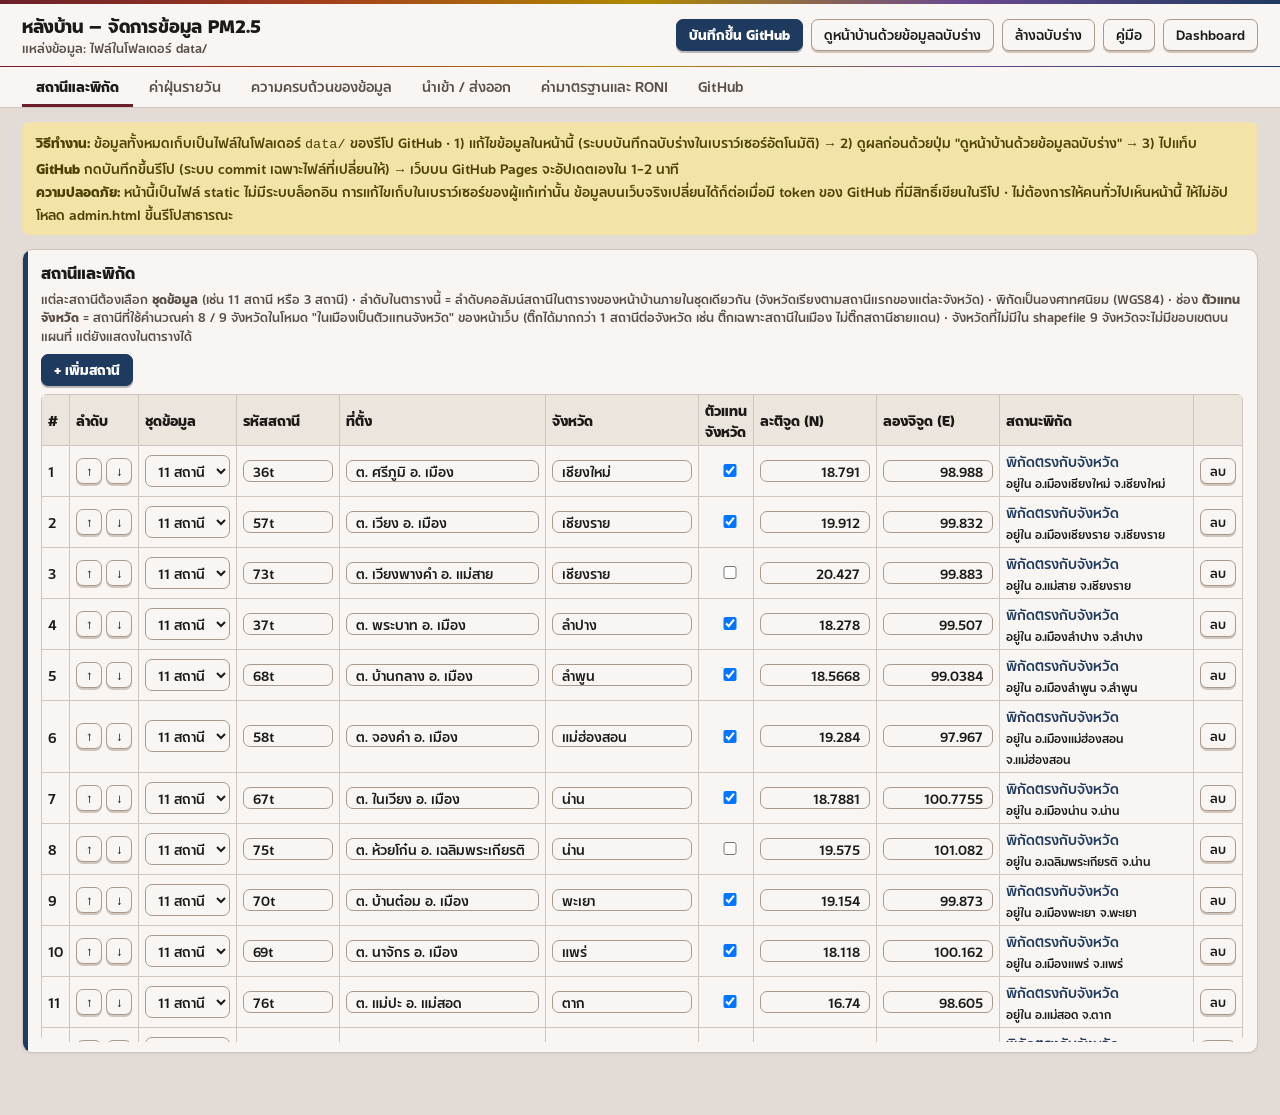
<file: admin.html>
<!DOCTYPE html>
<html lang="th">
<head>
<meta charset="utf-8">
<meta name="viewport" content="width=device-width,initial-scale=1">
<title>หลังบ้าน — PM2.5 ภาคเหนือตอนบน</title>
<link href="https://fonts.googleapis.com/css2?family=Sarabun:wght@400;500;700&display=swap" rel="stylesheet">
<style>
:root{--bg:#eef1f4;--panel:#fff;--ink:#16222d;--mute:#5b6b7a;--line:#d5dce3;--acc:#0f6a85;--accink:#fff;--soft:#e6f0f4;--bad:#c0392b;--warn:#b45309;--ok:#1e8a4c}
*{box-sizing:border-box}html,body{margin:0}
body{background:var(--bg);color:var(--ink);font:15px/1.5 'Sarabun','Noto Sans Thai',Tahoma,sans-serif}
button,select,input,textarea{font:inherit;color:inherit}
.top{display:flex;flex-wrap:wrap;gap:12px;align-items:center;justify-content:space-between;padding:14px 22px;background:var(--panel);border-bottom:1px solid var(--line)}
.top h1{margin:0;font-size:20px}.top p{margin:0;font-size:13px;color:var(--mute)}
.btn{border:1px solid var(--line);background:var(--panel);border-radius:6px;padding:6px 13px;cursor:pointer;text-decoration:none;display:inline-block;font-size:13.5px}
.btn:hover{border-color:var(--acc)}.btn.pri{background:var(--acc);color:var(--accink);border-color:var(--acc)}
.btn.s{padding:2px 9px;font-size:12.5px}.btn.d{color:var(--bad);border-color:#e3b5ae}
.tools{display:flex;flex-wrap:wrap;gap:8px;align-items:center}
.tabs{display:flex;gap:2px;padding:0 22px;background:var(--panel);border-bottom:1px solid var(--line);overflow-x:auto}
.tabs button{border:0;background:none;padding:11px 16px;cursor:pointer;color:var(--mute);border-bottom:3px solid transparent;font-size:15px;white-space:nowrap}
.tabs button.on{color:var(--ink);font-weight:700;border-bottom-color:var(--acc)}
main{max-width:1280px;margin:0 auto;padding:16px 22px 50px}
.pg{display:none}.pg.on{display:block}
.card{background:var(--panel);border:1px solid var(--line);border-radius:10px;padding:14px 16px;margin-bottom:14px}
.card h2{margin:0 0 6px;font-size:17px}
.note{font-size:13px;color:var(--mute);margin:4px 0}
.info{background:#fff4c7;color:#5c4a00;border-radius:8px;padding:9px 14px;font-size:13.5px;margin-bottom:14px;line-height:1.7}
.bar{display:flex;flex-wrap:wrap;gap:12px;align-items:center;margin:8px 0}
.bar label{display:flex;gap:6px;align-items:center}
input,select,textarea{border:1px solid var(--line);background:var(--panel);border-radius:6px;padding:4px 8px}
input:focus,select:focus,textarea:focus{outline:2px solid var(--acc);outline-offset:0}
table.t{border-collapse:collapse;font-size:14px;width:100%}
.t th,.t td{border:1px solid var(--line);padding:4px 6px;text-align:left;vertical-align:middle}
.t th{background:var(--soft)}
.t input{width:100%}.t input.num{width:110px;text-align:right}
.wrap{overflow:auto;max-height:72vh;border-radius:6px}
table.g{border-collapse:separate;border-spacing:0;font-size:13px}
.g th,.g td{border-right:1px solid var(--line);border-bottom:1px solid var(--line);padding:0;text-align:center}
.g th{background:var(--soft);padding:4px 6px;position:sticky;top:0;z-index:2}
.g tbody th{position:sticky;left:0;z-index:1;top:auto}
.g thead th:first-child{left:0;z-index:3}
.g input{width:64px;border:0;border-radius:0;text-align:right;padding:4px 6px;background:transparent}
.g input.o1{background:#fff1d6}.g input.o2{background:#ffd9d2}.g input.bad{background:#f7b4ab}
.g td.na{background:#eceff2}
.g tfoot td,.g tfoot th{background:var(--soft);font-weight:700;padding:4px 6px;position:sticky;bottom:0}
.cov td{text-align:center;cursor:pointer;min-width:52px}
.ok{color:var(--ok)}.bad{color:var(--bad)}.warn{color:var(--warn)}
pre.log{background:var(--soft);padding:10px;border-radius:8px;white-space:pre-wrap;font-size:13px;max-height:260px;overflow:auto}
#err{display:none;background:#fde8e4;color:#8a2616;padding:8px 22px;font-size:13px}
@media(max-width:700px){.top,.tabs,main{padding-left:12px;padding-right:12px}}
</style>
<link rel="stylesheet" href="cmu-theme.css">
</head>
<body>
<div id="err"></div>
<header class="top">
  <div><h1>หลังบ้าน — จัดการข้อมูล PM2.5</h1><p id="status"></p></div>
  <div class="tools">
    <button class="btn pri" id="b-gh">บันทึกขึ้น GitHub</button>
    <button class="btn" id="b-preview">ดูหน้าบ้านด้วยข้อมูลฉบับร่าง</button>
    <button class="btn d" id="b-reset">ล้างฉบับร่าง</button>
    <a class="btn" href="manual.html" target="_blank">คู่มือ</a>
    <a class="btn" href="index.html">Dashboard</a>
  </div>
</header>
<nav class="tabs" id="tabs">
  <button data-pg="st">สถานีและพิกัด</button>
  <button data-pg="daily">ค่าฝุ่นรายวัน</button>
  <button data-pg="cov">ความครบถ้วนของข้อมูล</button>
  <button data-pg="io">นำเข้า / ส่งออก</button>
  <button data-pg="set">ค่ามาตรฐานและ RONI</button>
  <button data-pg="gh">GitHub</button>
</nav>
<main>
<div class="info"><b>วิธีทำงาน:</b> ข้อมูลทั้งหมดเก็บเป็นไฟล์ในโฟลเดอร์ <code>data/</code> ของรีโป GitHub · 1) แก้ไขข้อมูลในหน้านี้ (ระบบบันทึกฉบับร่างในเบราว์เซอร์อัตโนมัติ) → 2) ดูผลก่อนด้วยปุ่ม "ดูหน้าบ้านด้วยข้อมูลฉบับร่าง" → 3) ไปแท็บ <b>GitHub</b> กดบันทึกขึ้นรีโป (ระบบ commit เฉพาะไฟล์ที่เปลี่ยนให้) → เว็บบน GitHub Pages จะอัปเดตเองใน 1–2 นาที<br>
<b>ความปลอดภัย:</b> หน้านี้เป็นไฟล์ static ไม่มีระบบล็อกอิน การแก้ไขเก็บในเบราว์เซอร์ของผู้แก้เท่านั้น ข้อมูลบนเว็บจริงเปลี่ยนได้ก็ต่อเมื่อมี token ของ GitHub ที่มีสิทธิ์เขียนในรีโป · ไม่ต้องการให้คนทั่วไปเห็นหน้านี้ ให้ไม่อัปโหลด admin.html ขึ้นรีโปสาธารณะ</div>

<!-- สถานี -->
<section id="pg-st" class="pg">
  <div class="card">
    <h2>สถานีและพิกัด</h2>
    <p class="note">แต่ละสถานีต้องเลือก <b>ชุดข้อมูล</b> (เช่น 11 สถานี หรือ 3 สถานี) · ลำดับในตารางนี้ = ลำดับคอลัมน์สถานีในตารางของหน้าบ้านภายในชุดเดียวกัน (จังหวัดเรียงตามสถานีแรกของแต่ละจังหวัด) · พิกัดเป็นองศาทศนิยม (WGS84) · ช่อง <b>ตัวแทนจังหวัด</b> = สถานีที่ใช้คำนวณค่า 8 / 9 จังหวัดในโหมด "ในเมืองเป็นตัวแทนจังหวัด" ของหน้าเว็บ (ติ๊กได้มากกว่า 1 สถานีต่อจังหวัด เช่น ติ๊กเฉพาะสถานีในเมือง ไม่ติ๊กสถานีชายแดน) · จังหวัดที่ไม่มีใน shapefile 9 จังหวัดจะไม่มีขอบเขตบนแผนที่ แต่ยังแสดงในตารางได้</p>
    <div class="bar"><button class="btn pri" id="st-add">+ เพิ่มสถานี</button></div>
    <div class="wrap"><table class="t" id="st-table"></table></div>
    <datalist id="provlist"></datalist>
  </div>
</section>

<!-- รายวัน -->
<section id="pg-daily" class="pg">
  <div class="card">
    <h2>ค่าฝุ่นรายวัน (µg/m³)</h2>
    <p class="note">พิมพ์ค่าในช่อง หรือคัดลอกจาก Excel แล้ววางลงช่องเริ่มต้นได้ (วางหลายแถว/หลายคอลัมน์) · เว้นว่าง = ไม่มีข้อมูล · สีส้มอ่อน = เกิน WHO · สีแดงอ่อน = เกินมาตรฐานไทย</p>
    <div class="bar">
      <label>สถานี <select id="d-st"></select></label>
      <label>ปี <select id="d-y"></select></label>
      <button class="btn d" id="d-clear">ลบข้อมูลทั้งปีของสถานีนี้</button>
      <span id="d-sum" class="note"></span>
    </div>
    <div class="bar"><b style="font-size:14px">ลบข้อมูลตามช่วงวันที่ (สถานีที่เลือกด้านบน):</b><label>ตั้งแต่ <input type="date" id="d-from"></label><label>ถึง <input type="date" id="d-to"></label><button class="btn d" id="d-del">ลบข้อมูลช่วงนี้</button></div>
    <div class="wrap" id="d-grid"></div>
  </div>
</section>

<!-- ความครบถ้วน -->
<section id="pg-cov" class="pg">
  <div class="card">
    <h2>ความครบถ้วนของข้อมูล (จำนวนวันที่มีค่าในแต่ละปี)</h2>
    <p class="note">สีกรมท่าอ่อน ≥ 90% · เหลือง 75–89% · ส้มอิฐอ่อน 1–74% · เทา = ไม่มีข้อมูล · คลิกช่องเพื่อไปแก้ไขข้อมูลปีนั้น</p>
    <div class="wrap"><table class="t cov" id="cov-table"></table></div>
  </div>
</section>

<!-- นำเข้า/ส่งออก -->
<section id="pg-io" class="pg">
  <div class="card">
    <h2>นำเข้าข้อมูลจากไฟล์ดิบ (Excel / CSV)</h2>
    <p class="note">เลือกไฟล์ได้หลายไฟล์พร้อมกัน ระบบดูโครงสร้างของแต่ละชีตให้เองและแสดงตัวอย่างก่อนนำเข้า (ยังไม่มีอะไรเปลี่ยนจนกว่าจะกดยืนยัน) รูปแบบที่รู้จัก:
      <b>(1)</b> ตารางรายสถานี — ชีตชื่อ <code>PM2.5_รหัสสถานี</code> แถวบนเป็นปีและเดือน แถวล่างเป็นวันที่ 1–31 (ไฟล์ <code>PM2_5_NorthernThailand_for_datatool</code>)
      <b>(2)</b> ตารางวันที่ × สถานี — คอลัมน์ <code>Date</code> แล้วตามด้วยรหัสสถานี (ชีต <code>PM2.5_Combined</code> ของไฟล์ CM/LP/LI)
      <b>(3)</b> รายการ <code>Date, ID, PM2.5</code> ต่อชีต หรือ <code>date, code, value</code>
      <b>(4)</b> พิกัดสถานี — คอลัมน์ <code>Station Number, Location, Province, Latitude, Longtitude</code>
      <b>(5)</b> ค่า RONI — ไฟล์ <code>enso_config</code> (<code>year, smoke_avg, …</code>)</p>
    <div class="bar"><input type="file" id="r-file" multiple accept=".xlsx,.xls,.csv,.txt"></div>
    <div class="bar">
      <label>ถ้ามีข้อมูลวันที่นั้นอยู่แล้ว
        <select id="r-mode"><option value="merge">เพิ่มและแก้ค่าตามไฟล์ (ค่าเดิมที่ไฟล์ไม่มีจะคงไว้)</option><option value="add">เติมเฉพาะวันที่ยังไม่มีค่า (ไม่แตะค่าเดิม)</option><option value="replace">แทนที่ทั้งปีของสถานีที่อยู่ในไฟล์ (ค่าที่ไฟล์ไม่มีจะถูกลบ)</option></select></label>
      <label>ข้อมูลที่อยู่นอกช่วงปีของชุดข้อมูล
        <select id="r-ext"><option value="skip">ข้าม (แจ้งว่าข้ามกี่ค่า)</option><option value="extend">ขยายช่วงปีให้ครอบคลุมอัตโนมัติ</option></select></label>
      <label>สถานีใหม่ใส่ในชุดข้อมูล <select id="r-set"></select></label>
    </div>
    <div id="r-list"></div>
    <div class="bar"><button class="btn pri" id="r-apply" disabled>ยืนยันนำเข้าตามที่ติ๊ก</button></div>
    <pre class="log" id="r-log">ยังไม่ได้เลือกไฟล์</pre>
  </div>
  <div class="card">
    <h2>ส่งออกและสำรองข้อมูล</h2>
    <p class="note">ปุ่มด้านล่างสำหรับสำรองหรือนำข้อมูลไปใช้ต่อในโปรแกรมอื่น · การเผยแพร่ขึ้นเว็บให้ใช้แท็บ GitHub</p>
    <div class="bar">
      <button class="btn" id="x-json">สำรองข้อมูลทั้งหมด (JSON)</button>
      <button class="btn pri" id="x-xlsx">ค่ารายวันทั้งหมดเป็น Excel รูปแบบเดิม (ชีตละสถานี)</button>
      <button class="btn" id="x-csv">ค่ารายวันทั้งหมด (CSV แบบกว้าง)</button>
      <button class="btn" id="x-roni">ค่า RONI (CSV รูปแบบเดิม)</button>
      <button class="btn" id="x-st">ตารางสถานี (CSV)</button>
    </div>
    <div class="bar"><label>กู้คืนจากไฟล์สำรอง (JSON) <input type="file" id="x-restore" accept=".json,application/json"></label></div>
    <h2 style="margin-top:14px;font-size:15px">ตรวจสอบก่อนเผยแพร่</h2>
    <div id="x-check"></div>
  </div>
</section>

<!-- ตั้งค่า -->
<section id="pg-set" class="pg">
  <div class="card">
    <h2>ค่ามาตรฐานและข้อมูลทั่วไป</h2>
    <div class="bar">
      <label>ชื่อระบบ <input id="s-title" style="width:320px"></label>
      <label>มาตรฐานไทย (µg/m³, เกินเมื่อ &gt;) <input id="s-th" type="number" step="0.1" style="width:90px"></label>
      <label>WHO (µg/m³, เกินเมื่อ &gt;) <input id="s-who" type="number" step="0.1" style="width:90px"></label>
    </div>
  </div>
  <div class="card">
    <h2>กลุ่มจังหวัด (คอลัมน์ "ภาพรวม" ในตารางหน้าเว็บ)</h2>
    <p class="note">แต่ละกลุ่มแสดงเป็นคอลัมน์ในตารางความเข้มข้น วันที่เกินมาตรฐาน และ Baseline (อยู่ซ้ายสุด ก่อนคอลัมน์จังหวัด) · ค่าเริ่มต้น: <b>8 จังหวัด</b> = 9 จังหวัดไม่รวมตาก, <b>9 จังหวัด</b> = ทั้งหมด · กลุ่มจะแสดงในชุดข้อมูลที่มี<b>ครบทุกจังหวัดของกลุ่ม</b>เท่านั้น (เช่น ชุด 3 สถานีไม่แสดง) และต้องมีอย่างน้อย 2 จังหวัด · ค่ากลุ่มของปี/เดือนจะแสดงเมื่ออย่างน้อย 80% ของจังหวัดในกลุ่มมีข้อมูลผ่านเกณฑ์</p>
    <div id="grp-box"></div>
    <div class="bar"><button class="btn" id="grp-add">+ เพิ่มกลุ่มจังหวัด</button>
      <label>สถานีที่ใช้คำนวณกลุ่มเมื่อเปิดเว็บ <select id="s-gsm"><option value="all">ทุกสถานีของจังหวัด (ค่าเริ่มต้น)</option><option value="rep">เฉพาะสถานีตัวแทนจังหวัด (ติ๊กที่แท็บสถานีและพิกัด)</option></select></label>
      <label>วิธีคำนวณค่ากลุ่ม <select id="s-gm"><option value="province">เฉลี่ยของจังหวัด (ทุกจังหวัดน้ำหนักเท่ากัน)</option><option value="station">เฉลี่ยของสถานีทั้งหมดในกลุ่ม</option></select></label></div>
  </div>
  <div class="card">
    <h2>ช่วงหมอกควัน (Smoke haze)</h2>
    <p class="note">เดือนที่ติ๊กจะนับเป็น "ช่วงหมอกควัน" ส่วนเดือนที่เหลือเป็น "นอกช่วงหมอกควัน" ใช้เป็นตัวเลือก "ช่วงของปี" ในหน้าแผนที่/ความเข้มข้น/วันที่เกินมาตรฐาน และปุ่มลัดของตัวเลือกเดือน · ค่าเริ่มต้น ก.พ.–พ.ค.</p>
    <div class="bar" id="s-smoke"></div>
  </div>
  <div id="sets-box"></div>
  <div class="bar"><button class="btn" id="set-add">+ เพิ่มชุดข้อมูลใหม่</button><span class="note">ชุดข้อมูลคือกลุ่มสถานีที่แสดงแยกกันบนหน้าบ้าน (เช่น 11 สถานี / 3 สถานี) แต่ละชุดมีช่วงปีและเกณฑ์ข้อมูลครบของตัวเอง</span></div>
  <div class="card">
    <h2>ค่า RONI รายปี</h2>
    <p class="note">ใส่ค่าเฉลี่ย RONI ของแต่ละปีตามช่วงเวลา (ฤดูหมอกควัน / นอกฤดู / ทั้งปี) ระบบจัดประเภทให้อัตโนมัติ: &gt; +0.5 = El Niño · &lt; −0.5 = La Niña · อื่นๆ = Neutral · ความแรงจากค่าที่ปัดทศนิยม 1 ตำแหน่ง (&lt;1.0 Weak, &lt;1.5 Moderate, &lt;2.0 Strong, ≥2.0 Very Strong) · ใช้ในแถบ RONI ของกราฟและตัวเลือก baseline ตามประเภท ENSO ในหน้าบ้าน</p>
    <div class="wrap" style="max-height:50vh"><table class="t" id="r-table" style="max-width:640px"></table></div>
  </div>
</section>
<!-- GitHub -->
<section id="pg-gh" class="pg">
  <div class="card">
    <h2>1) เชื่อมต่อ GitHub</h2>
    <p class="note">ข้อมูลอยู่ที่ <code>data/config.js</code>, <code>data/daily/&lt;รหัสสถานี&gt;.js</code> และ <code>data/geo.js</code> ในรีโป · ต้องมี <b>token</b> ที่มีสิทธิ์เขียนรีโปนี้ (สร้างที่ GitHub → Settings → Developer settings → Personal access tokens → Fine-grained tokens → เลือกเฉพาะรีโปนี้ → Repository permissions: <b>Contents = Read and write</b> และตั้งวันหมดอายุ) · token จะถูกเก็บในแท็บนี้เท่านั้น ยกเว้นติ๊ก "จำ token"</p>
    <div class="bar">
      <label>เจ้าของรีโป (owner) <input id="g-owner" style="width:150px" autocomplete="off"></label>
      <label>ชื่อรีโป <input id="g-repo" style="width:170px" autocomplete="off"></label>
      <label>branch <input id="g-branch" value="main" style="width:90px"></label>
      <label>โฟลเดอร์รากของเว็บ (เว้นว่าง = รากของรีโป, ถ้าใช้ /docs ให้ใส่ docs) <input id="g-root" style="width:110px"></label>
    </div>
    <div class="bar">
      <label>Token <input id="g-token" type="password" style="width:340px" autocomplete="off" placeholder="github_pat_..."></label>
      <label><input type="checkbox" id="g-remember"> จำ token ในเบราว์เซอร์เครื่องนี้</label>
    </div>
    <div class="bar"><button class="btn" id="g-test">ทดสอบการเชื่อมต่อ</button><button class="btn" id="g-pull">ดึงข้อมูลล่าสุดจาก GitHub</button><span class="note">ควรกด "ดึงข้อมูลล่าสุด" ก่อนเริ่มแก้ไขทุกครั้ง โดยเฉพาะถ้ามีคนอื่นแก้ข้อมูลด้วย</span></div>
    <pre class="log" id="g-log">ยังไม่ได้เชื่อมต่อ</pre>
  </div>
  <div class="card">
    <h2>2) บันทึกขึ้น GitHub</h2>
    <p class="note">รายการด้านล่างคือไฟล์ที่ต่างจากที่โหลดมาจากรีโป ระบบจะ commit รวมเป็นครั้งเดียว · ถ้าไม่ต้องการใช้ token ให้กด "ดาวน์โหลด" ทีละไฟล์แล้วอัปโหลดทับในรีโปเอง (Add file → Upload files โดยรักษาโฟลเดอร์ data/ และ data/daily/ ไว้)</p>
    <div id="g-changes"></div>
    <div class="bar"><label>ข้อความ commit <input id="g-msg" style="width:420px;max-width:100%" value="อัปเดตข้อมูล PM2.5"></label><button class="btn pri" id="g-commit">บันทึกขึ้น GitHub (commit)</button></div>
    <pre class="log" id="g-clog">—</pre>
  </div>
  <div class="card">
    <h2>3) ขอบเขตแผนที่ (data/geo.js)</h2>
    <p class="note">ขอบเขตอำเภอ จังหวัด ประเทศ สร้างจาก shapefile ด้วยสคริปต์ <code>tools/build_geo.py</code> (ดูวิธีใช้ใน README) เมื่อได้ไฟล์ <code>geo.js</code> ใหม่แล้ว เลือกไฟล์ที่นี่เพื่อเตรียมแทนที่ จากนั้นกด commit ในหัวข้อ 2</p>
    <div class="bar"><input type="file" id="g-geo" accept=".js,text/javascript"><button class="btn s" id="g-geo-clear">ยกเลิกไฟล์ที่เตรียมไว้</button></div>
    <pre class="log" id="g-glog">ยังไม่ได้เลือกไฟล์</pre>
  </div>
</section>
</main>

<script src="lib/xlsx.full.min.js"></script>
<script>
window.__startAdmin=function(){
'use strict';
const KEY='pm25_draft_v2';
const $=id=>document.getElementById(id);
const esc=s=>String(s==null?'':s).replace(/[&<>"']/g,c=>({'&':'&amp;','<':'&lt;','>':'&gt;','"':'&quot;',"'":'&#39;'}[c]));
function showErr(m){const b=$('err');b.textContent=m;b.style.display='block';}
window.addEventListener('error',e=>showErr('เกิดข้อผิดพลาด: '+e.message));
const MS=['ม.ค.','ก.พ.','มี.ค.','เม.ย.','พ.ค.','มิ.ย.','ก.ค.','ส.ค.','ก.ย.','ต.ค.','พ.ย.','ธ.ค.'];
const BOX={lon0:97.10,lon1:101.65,lat0:14.95,lat1:20.75};
const dim=(y,m)=>new Date(y,m,0).getDate();
const clone=o=>JSON.parse(JSON.stringify(o));

let DB,SRC,saveT=null,published=true;
function normalize(){
  DB.meta=DB.meta||{};
  DB.settings=Object.assign({th:37.5,who:15,groupMethod:'province',smokeMonths:[2,3,4,5],groupStationMode:'all'},DB.settings||{});
  if(!Array.isArray(DB.groups)||!DB.groups.length){const g8=['เชียงใหม่','เชียงราย','ลำปาง','ลำพูน','แม่ฮ่องสอน','น่าน','พะเยา','แพร่'];DB.groups=[{id:'g8',label:'8 จังหวัด',provinces:g8.slice(),color:'#222222'},{id:'g9',label:'9 จังหวัด',provinces:g8.concat(['ตาก']),color:'#B2182B'}];}
  DB.stations=DB.stations||[];DB.daily=DB.daily||{};DB.roni=DB.roni||{};
  if(!Array.isArray(DB.sets)||!DB.sets.length){  // ย้ายข้อมูลจากโครงสร้างเวอร์ชันเก่า
    DB.sets=[{id:'k11',label:'11 สถานี',sub:'กรมควบคุมมลพิษ',years:(DB.meta.years||[2012,2025]).slice(),minCoverage:(DB.settings.minCoverage!=null?DB.settings.minCoverage:0.75),sampled:false,source:DB.meta.source||'',note:''}];
  }
  DB.stations.forEach(s=>{if(!s.set)s.set=DB.sets[0].id;});
  if(DB.stations.length&&DB.stations.every(s=>s.rep===undefined)){  // ไฟล์เก่าที่ยังไม่มีธงตัวแทนจังหวัด: ตั้งค่าเริ่มต้นให้
    const by={};DB.stations.forEach(s=>{(by[s.set+'|'+s.province]=by[s.set+'|'+s.province]||[]).push(s);});
    Object.keys(by).forEach(k=>{const l=by[k],c=l.filter(s=>/อ\.\s*เมือง/.test(s.location||'')),r=c.length?c:l.slice(0,1);l.forEach(s=>{s.rep=r.indexOf(s)>=0;});});
  }
  Object.keys(DB.roni).forEach(y=>{const r=DB.roni[y];if(r&&r.v!=null&&!r.smoke)DB.roni[y]={smoke:{v:r.v,type:r.type,cat:r.cat}};});
}
const setOf=id=>DB.sets.find(x=>x.id===id)||DB.sets[0];
const setYears=id=>{const a=[],st=setOf(id);for(let y=st.years[0];y<=st.years[1];y++)a.push(y);return a;};
const unionYears=()=>{let a=9999,b=0;DB.sets.forEach(x=>{a=Math.min(a,x.years[0]);b=Math.max(b,x.years[1]);});const r=[];for(let y=a;y<=b;y++)r.push(y);return r;};
const stationSet=code=>{const s=DB.stations.find(x=>x.code===code);return s?s.set:DB.sets[0].id;};
let REPO_DB=null;
(function init(){
  if(window.PM25_CFG){DB=Object.assign({},clone(window.PM25_CFG),{daily:clone(window.PM25_DAILY||{})});}
  else{DB={meta:{title:'PM2.5'},settings:{th:37.5,who:15},stations:[],daily:{},roni:{}};}
  normalize();REPO_DB=clone(DB);SRC=window.PM25_CFG?'ไฟล์ในโฟลเดอร์ data/':'ยังไม่พบ data/config.js (เริ่มจากข้อมูลว่าง)';
  try{const t=localStorage.getItem(KEY);if(t){DB=JSON.parse(t);normalize();SRC='ฉบับร่างในเบราว์เซอร์ (ยังไม่บันทึกขึ้น GitHub)';published=false;}}catch(e){}
})();
function status(msg){$('status').textContent='แหล่งข้อมูล: '+SRC+(msg?' · '+msg:'')+(published?'':' · มีการแก้ไขที่ยังไม่ได้บันทึกขึ้น GitHub');}
function touch(){published=false;SRC='ฉบับร่างในเบราว์เซอร์ (ยังไม่บันทึกขึ้น GitHub)';clearTimeout(saveT);saveT=setTimeout(()=>{try{localStorage.setItem(KEY,JSON.stringify(DB));status('บันทึกฉบับร่างแล้ว '+new Date().toLocaleTimeString('th-TH'));}catch(e){showErr('บันทึกฉบับร่างในเบราว์เซอร์ไม่ได้ (พื้นที่เต็ม?) — ให้ดาวน์โหลดไฟล์สำรองไว้');}},350);status();}


/* ---------- ดาวน์โหลด ---------- */
function dl(blob,name){const a=document.createElement('a');a.href=URL.createObjectURL(blob);a.download=name;document.body.appendChild(a);a.click();setTimeout(()=>{URL.revokeObjectURL(a.href);a.remove();},800);}
function dlCSV(rows,name){const t=rows.map(r=>r.map(c=>{c=c==null?'':String(c);return/[",\n]/.test(c)?'"'+c.replace(/"/g,'""')+'"':c;}).join(',')).join('\r\n');dl(new Blob(['\ufeff'+t],{type:'text/csv;charset=utf-8'}),name);}
function cleanDB(){
  const o=clone(DB);
  Object.keys(o.daily).forEach(code=>{
    if(!o.stations.some(s=>s.code===code)){delete o.daily[code];return;}
    Object.keys(o.daily[code]).forEach(y=>{if(!o.daily[code][y].some(a=>a.some(v=>v!=null)))delete o.daily[code][y];});
  });
  delete o.provinces;
  o.stations.forEach(s=>{s.lat=s.lat===''||s.lat==null?null:+s.lat;s.lon=s.lon===''||s.lon==null?null:+s.lon;});
  const d=new Date();o.meta.updated=d.getFullYear()+'-'+String(d.getMonth()+1).padStart(2,'0')+'-'+String(d.getDate()).padStart(2,'0');
  return o;
}
function problems(){
  const p=[],codes={};
  DB.stations.forEach((s,i)=>{
    if(!s.code)p.push(['bad','แถวที่ '+(i+1)+': ยังไม่มีรหัสสถานี']);
    else if(codes[s.code])p.push(['bad','รหัสสถานีซ้ำ: '+s.code]);
    else if(!/^[A-Za-z0-9_-]+$/.test(s.code))p.push(['bad','รหัสสถานี '+s.code+' มีอักขระที่ใช้ตั้งชื่อไฟล์ไม่ได้']);
    codes[s.code]=1;
    if(!(isFinite(parseFloat(s.lat))&&isFinite(parseFloat(s.lon))))p.push(['warn',s.code+': ยังไม่มีพิกัด จะไม่แสดงบนแผนที่']);
    if(!s.province)p.push(['bad',s.code+': ยังไม่ระบุจังหวัด']);
    else{const L=locate(parseFloat(s.lat),parseFloat(s.lon));if(L&&L.prov&&L.prov!==s.province)p.push(['warn',s.code+': จังหวัดที่ระบุ ('+s.province+') ไม่ตรงกับพิกัด (พิกัดอยู่ จ.'+L.prov+(L.amp?' '+L.amp:'')+') — ตรวจพิกัดหรือจังหวัด']);else{const am=ampMismatch(s,L);if(am)p.push(['warn',s.code+': ที่ตั้งระบุ อ.'+am+' แต่พิกัดอยู่ '+ampTxt(L.amp)+' จ.'+L.prov+' — ตรวจพิกัด (ถ้าอยู่ใกล้เขตแดนอำเภออาจไม่ใช่ข้อผิดพลาด)']);}}
    if(!DB.sets.some(x=>x.id===s.set))p.push(['bad',s.code+': ไม่ได้เลือกชุดข้อมูล']);
  });
  DB.sets.forEach(x=>{const pv={};DB.stations.filter(s=>s.set===x.id).forEach(s=>{if(s.province)(pv[s.province]=pv[s.province]||[]).push(s);});
    Object.keys(pv).forEach(pn=>{if(!pv[pn].some(s=>s.rep===true))p.push(['warn','ชุด '+x.label+' จ.'+pn+': ยังไม่ได้ติ๊กสถานีตัวแทนจังหวัด — ในโหมดตัวแทน จังหวัดนี้จะไม่ถูกนับในค่า 8/9 จังหวัด']);});});
  DB.stations.forEach(s=>{let n=0;Object.values(DB.daily[s.code]||{}).forEach(ys=>ys.forEach(a=>a.forEach(v=>{if(v!=null)n++;})));if(!n)p.push(['warn',s.code+': ยังไม่มีข้อมูลรายวันเลย']);});
  return p;
}
$('b-gh').onclick=()=>go('gh');
$('b-preview').onclick=()=>{try{localStorage.setItem(KEY,JSON.stringify(cleanDB()));}catch(e){showErr('บันทึกฉบับร่างไม่สำเร็จ');return;}window.open('index.html?draft=1','_blank');};
$('b-reset').onclick=()=>{if(!confirm('ล้างฉบับร่างในเบราว์เซอร์ แล้วกลับไปใช้ข้อมูลจากไฟล์ในโฟลเดอร์ data/ ใช่หรือไม่?'))return;try{localStorage.removeItem(KEY);}catch(e){}location.reload();};
$('x-json').onclick=()=>dl(new Blob([JSON.stringify(cleanDB())],{type:'application/json'}),'pm25_backup_'+cleanDB().meta.updated+'.json');
$('x-st').onclick=()=>dlCSV([['code','set','location','province','lat','lon']].concat(DB.stations.map(s=>[s.code,s.set,s.location,s.province,s.lat,s.lon])),'stations.csv');
$('x-csv').onclick=()=>{
  const codes=DB.stations.map(s=>s.code),rows=[['date'].concat(codes)];
  unionYears().forEach(y=>{for(let m=0;m<12;m++)for(let d=0;d<dim(y,m+1);d++){const r=codes.map(c=>{const a=DB.daily[c]&&DB.daily[c][y];return a&&a[m]&&a[m][d]!=null?a[m][d]:'';});if(r.some(v=>v!==''))rows.push([y+'-'+String(m+1).padStart(2,'0')+'-'+String(d+1).padStart(2,'0')].concat(r));}});
  dlCSV(rows,'pm25_daily_all.csv');
};
$('x-restore').onchange=e=>{
  const f=e.target.files[0];if(!f)return;const r=new FileReader();
  r.onload=()=>{try{const o=JSON.parse(r.result);if(!Array.isArray(o.stations)||typeof o.daily!=='object')throw new Error('รูปแบบไฟล์ไม่ถูกต้อง');if(!confirm('แทนที่ข้อมูลทั้งหมดด้วยไฟล์สำรองนี้ ใช่หรือไม่?'))return;DB=o;normalize();touch();renderAll();alert('กู้คืนข้อมูลแล้ว');}catch(err){alert('กู้คืนไม่สำเร็จ: '+err.message);}};
  r.readAsText(f);e.target.value='';
};

/* ---------- แท็บ ---------- */
let CUR='st';
function go(pg){CUR=pg;document.querySelectorAll('.pg').forEach(s=>s.classList.toggle('on',s.id==='pg-'+pg));document.querySelectorAll('#tabs button').forEach(b=>b.classList.toggle('on',b.dataset.pg===pg));renderCur();}
document.querySelectorAll('#tabs button').forEach(b=>b.onclick=()=>go(b.dataset.pg));
function renderCur(){({st:renderSt,daily:renderDaily,cov:renderCov,io:renderIo,set:renderSet,gh:renderGh})[CUR]();}
function renderAll(){fillDailySel();renderCur();}

/* ---------- สถานี ---------- */
/* ตรวจพิกัดเทียบกับขอบเขตใน data/geo.js (จุดอยู่ในอำเภอ/จังหวัดไหน) */
function parseRings(d){const rings=[];(d.match(/M[^M]*/g)||[]).forEach(seg=>{rings.push(seg.slice(1).replace(/Z$/,'').split('L').map(p=>p.split(',').map(Number)));});return rings;}
function inRings(x,y,rings){let c=false;rings.forEach(r=>{for(let i=0,j=r.length-1;i<r.length;j=i++){const xi=r[i][0],yi=r[i][1],xj=r[j][0],yj=r[j][1];if(((yi>y)!==(yj>y))&&(x<(xj-xi)*(y-yi)/(yj-yi)+xi))c=!c;}});return c;}
let GEOIDX=null;
function geoIndex(){if(GEOIDX||!window.GEO||!window.GEO.provinces)return GEOIDX;GEOIDX=window.GEO.provinces.map(p=>({name:p.name,rings:parseRings(p.d),amphoes:p.amphoes.map(a=>({name:a.name,rings:parseRings(a.d)}))}));return GEOIDX;}
function locate(lat,lon){
  const g=geoIndex();if(!g||!isFinite(lat)||!isFinite(lon))return null;
  const P=window.GEO.proj,x=(lon-P.lon0)*P.kx,y=(P.lat1-lat)*P.ky;
  for(const p of g){if(inRings(x,y,p.rings)){const a=p.amphoes.find(a=>inRings(x,y,a.rings));return{prov:p.name,amp:a?a.name:''};}}
  return{prov:'',amp:''};
}
/* เทียบอำเภอที่เขียนในช่องที่ตั้ง (เช่น "ต. บ้านกลาง อ. เมือง") กับอำเภอที่พิกัดตกอยู่จริง */
function ampMismatch(s,L){
  const m=String(s.location||'').match(/อ\.\s*([^\s]+)/);if(!m||!L||!L.amp)return'';
  const t=m[1].replace(/\s/g,''),a=L.amp.replace(/^กิ่งอำเภอ/,'').replace(/\s/g,'');
  return(a.indexOf(t)>=0||t.indexOf(a)>=0)?'':t;
}
const ampTxt=a=>/^กิ่งอำเภอ/.test(a)?a:'อ.'+a;
function stFlag(s){
  const la=parseFloat(s.lat),lo=parseFloat(s.lon);
  if(!isFinite(la)||!isFinite(lo))return'<span class="warn">ยังไม่มีพิกัด</span>';
  if(la<5||la>25||lo<90||lo>110)return'<span class="bad">พิกัดผิดปกติ (สลับ lat/lon?)</span>';
  if(la<BOX.lat0||la>BOX.lat1||lo<BOX.lon0||lo>BOX.lon1)return'<span class="warn">อยู่นอกกรอบแผนที่</span>';
  const L=locate(la,lo);
  if(!L)return'<span class="ok">อยู่ในกรอบแผนที่</span>';
  if(!L.prov)return'<span class="warn">พิกัดไม่อยู่ในจังหวัดใดของ shapefile</span>';
  const where='<br><small>อยู่ใน '+esc(L.amp?ampTxt(L.amp)+' ':'')+'จ.'+esc(L.prov)+'</small>';
  if(s.province&&s.province!==L.prov)return'<span class="bad">จังหวัดไม่ตรงกับพิกัด</span>'+where;
  const am=ampMismatch(s,L);
  if(am)return'<span class="warn">ที่ตั้งระบุ อ.'+esc(am)+' แต่พิกัดอยู่ '+esc(ampTxt(L.amp))+'</span>'+where;
  return'<span class="ok">พิกัดตรงกับจังหวัด</span>'+where;
}
function renderSt(){
  const provs=[];DB.stations.forEach(s=>{if(s.province&&provs.indexOf(s.province)<0)provs.push(s.province);});
  $('provlist').innerHTML=provs.map(p=>'<option value="'+esc(p)+'">').join('');
  $('st-table').innerHTML='<thead><tr><th>#</th><th>ลำดับ</th><th>ชุดข้อมูล</th><th>รหัสสถานี</th><th>ที่ตั้ง</th><th>จังหวัด</th><th title="สถานีที่ใช้เป็นตัวแทนจังหวัดเมื่อคำนวณค่า 8/9 จังหวัดในโหมดตัวแทน">ตัวแทน<br>จังหวัด</th><th>ละติจูด (N)</th><th>ลองจิจูด (E)</th><th>สถานะพิกัด</th><th></th></tr></thead><tbody>'
   +DB.stations.map((s,i)=>'<tr data-i="'+i+'"><td>'+(i+1)+'</td><td style="white-space:nowrap"><button class="btn s" data-a="up">↑</button> <button class="btn s" data-a="dn">↓</button></td>'
   +'<td><select data-f="set">'+DB.sets.map(x=>'<option value="'+esc(x.id)+'"'+(x.id===s.set?' selected':'')+'>'+esc(x.label)+'</option>').join('')+'</select></td><td><input data-f="code" value="'+esc(s.code)+'" style="width:90px"></td><td><input data-f="location" value="'+esc(s.location)+'"></td>'
   +'<td><input data-f="province" list="provlist" value="'+esc(s.province)+'" style="width:140px"></td>'
   +'<td style="text-align:center"><input type="checkbox" data-f="rep"'+(s.rep===true?' checked':'')+' title="ติ๊ก = ใช้สถานีนี้เป็นตัวแทนจังหวัด"></td>'
   +'<td><input class="num" data-f="lat" value="'+esc(s.lat==null?'':s.lat)+'" inputmode="decimal"></td><td><input class="num" data-f="lon" value="'+esc(s.lon==null?'':s.lon)+'" inputmode="decimal"></td>'
   +'<td class="fl">'+stFlag(s)+'</td><td><button class="btn s d" data-a="del">ลบ</button></td></tr>').join('')+'</tbody>';
}
$('st-table').addEventListener('change',e=>{
  const inp=e.target;if(!inp.dataset.f)return;const tr=inp.closest('tr'),i=+tr.dataset.i,s=DB.stations[i],f=inp.dataset.f;
  if(f==='rep'){s.rep=inp.checked;touch();return;}
  let v=inp.value.trim();
  if(f==='code'){
    if(!v||!/^[A-Za-z0-9_-]+$/.test(v)){alert('รหัสสถานีใช้ได้เฉพาะตัวอักษรอังกฤษ ตัวเลข _ และ - เท่านั้น (ใช้ตั้งชื่อไฟล์ในรีโป)');inp.value=s.code;return;}
    if(DB.stations.some((x,j)=>j!==i&&x.code===v)){alert('รหัสสถานีซ้ำ');inp.value=s.code;return;}
    if(DB.daily[s.code]){DB.daily[v]=DB.daily[s.code];delete DB.daily[s.code];}
    s.code=v;
  }else if(f==='lat'||f==='lon'){
    if(v===''){s[f]=null;}else{const n=parseFloat(v);if(!isFinite(n)){alert('กรุณาใส่ตัวเลข');inp.value=s[f]==null?'':s[f];return;}s[f]=n;}
    if(!s.province){const L=locate(parseFloat(s.lat),parseFloat(s.lon));if(L&&L.prov){s.province=L.prov;touch();renderSt();fillDailySel();return;}}
    tr.querySelector('.fl').innerHTML=stFlag(s);
  }else s[f]=v;
  touch();if(f==='province'||f==='set')renderSt();fillDailySel();
});
$('st-table').addEventListener('click',e=>{
  const b=e.target.closest('button');if(!b||!b.dataset.a)return;const i=+b.closest('tr').dataset.i,a=b.dataset.a,S=DB.stations;
  if(a==='up'&&i>0){[S[i-1],S[i]]=[S[i],S[i-1]];}
  else if(a==='dn'&&i<S.length-1){[S[i+1],S[i]]=[S[i],S[i+1]];}
  else if(a==='del'){if(!confirm('ลบสถานี '+S[i].code+' และข้อมูลรายวันทั้งหมดของสถานีนี้ ใช่หรือไม่?'))return;delete DB.daily[S[i].code];S.splice(i,1);}
  else return;
  touch();renderSt();fillDailySel();
});
$('st-add').onclick=()=>{let n=1;while(DB.stations.some(s=>s.code==='new'+n))n++;DB.stations.push({code:'new'+n,set:DB.sets[0].id,location:'',province:'',lat:null,lon:null,rep:false});touch();renderSt();};

/* ---------- รายวัน ---------- */
function fillDailySel(){
  const cs=$('d-st').value,cy=$('d-y').value;
  $('d-st').innerHTML=DB.sets.map(x=>'<optgroup label="'+esc(x.label)+'">'+DB.stations.filter(s=>s.set===x.id).map(s=>'<option value="'+esc(s.code)+'">'+esc(s.code)+' — '+esc(s.province)+'</option>').join('')+'</optgroup>').join('');
  if(cs&&DB.stations.some(s=>s.code===cs))$('d-st').value=cs;
  fillDailyYears(cy);
}
function fillDailyYears(cy){
  const ys=setYears(stationSet($('d-st').value));
  $('d-y').innerHTML=ys.map(y=>'<option value="'+y+'">'+y+'</option>').join('');
  if(cy&&ys.indexOf(+cy)>=0)$('d-y').value=cy;else $('d-y').value=ys[ys.length-1];
}
function ensureYear(code,y){
  DB.daily[code]=DB.daily[code]||{};
  if(!DB.daily[code][y]){const a=[];for(let m=0;m<12;m++)a.push(new Array(dim(y,m+1)).fill(null));DB.daily[code][y]=a;}
  return DB.daily[code][y];
}
function dcls(v){return v==null?'':v>DB.settings.th?'o2':v>DB.settings.who?'o1':'';}
function renderDaily(){
  const code=$('d-st').value,y=+$('d-y').value;if(!code){$('d-grid').innerHTML='<p class="note">ยังไม่มีสถานี</p>';return;}
  const yd=(DB.daily[code]||{})[y];
  let h='<table class="g"><thead><tr><th>วันที่</th>'+MS.map(m=>'<th>'+m+'</th>').join('')+'</tr></thead><tbody>';
  for(let d=0;d<31;d++){
    h+='<tr><th>'+(d+1)+'</th>';
    for(let m=0;m<12;m++){
      if(d>=dim(y,m+1)){h+='<td class="na"></td>';continue;}
      const v=yd&&yd[m]?yd[m][d]:null;
      h+='<td><input data-m="'+m+'" data-d="'+d+'" value="'+(v==null?'':v)+'" class="'+dcls(v)+'" inputmode="decimal"></td>';
    }
    h+='</tr>';
  }
  h+='</tbody><tfoot><tr><th>วันที่มีข้อมูล</th>'+MS.map((_,m)=>'<td data-fn="'+m+'"></td>').join('')+'</tr><tr><th>เฉลี่ย</th>'+MS.map((_,m)=>'<td data-fa="'+m+'"></td>').join('')+'</tr></tfoot></table>';
  $('d-grid').innerHTML=h;updFoot();
}
function updFoot(){
  const code=$('d-st').value,y=+$('d-y').value,yd=(DB.daily[code]||{})[y];let tot=0;
  for(let m=0;m<12;m++){let n=0,s=0;if(yd&&yd[m])yd[m].forEach(v=>{if(v!=null){n++;s+=v;}});tot+=n;
    const a=document.querySelector('[data-fn="'+m+'"]'),b=document.querySelector('[data-fa="'+m+'"]');if(a)a.textContent=n+'/'+dim(y,m+1);if(b)b.textContent=n?(s/n).toFixed(1):'—';}
  $('d-sum').textContent='รวมมีข้อมูล '+tot+' จาก '+(dim(y,2)===29?366:365)+' วัน';
}
function setCell(code,y,m,d,txt,inp){
  txt=String(txt).trim().replace(',','.');
  if(txt===''){const yd=(DB.daily[code]||{})[y];if(yd&&yd[m])yd[m][d]=null;if(inp){inp.className='';}return true;}
  const v=parseFloat(txt);
  if(!isFinite(v)||v<0||v>2000){if(inp)inp.className='bad';return false;}
  ensureYear(code,y)[m][d]=Math.round(v*100)/100;
  if(inp)inp.className=dcls(v);return true;
}
$('d-grid').addEventListener('input',e=>{
  const i=e.target;if(i.dataset.m==null)return;
  if(setCell($('d-st').value,+$('d-y').value,+i.dataset.m,+i.dataset.d,i.value,i)){touch();updFoot();}
});
$('d-grid').addEventListener('paste',e=>{
  const i=e.target;if(i.dataset.m==null)return;
  const txt=(e.clipboardData||window.clipboardData).getData('text');if(!/[\n\t]/.test(txt.trim()))return;
  e.preventDefault();const code=$('d-st').value,y=+$('d-y').value,rows=txt.replace(/\r/g,'').replace(/\n+$/,'').split('\n');
  let bad=0;
  rows.forEach((row,ri)=>row.split('\t').forEach((c,ci)=>{
    const m=+i.dataset.m+ci,d=+i.dataset.d+ri;if(m>11||d>=dim(y,m+1))return;
    const el=document.querySelector('input[data-m="'+m+'"][data-d="'+d+'"]');
    if(setCell(code,y,m,d,c,el)){if(el)el.value=c.trim().replace(',','.');}else bad++;
  }));
  touch();updFoot();if(bad)alert('มี '+bad+' ช่องที่ค่าไม่ถูกต้อง (ต้องเป็นตัวเลข 0–2000) จึงไม่ถูกบันทึก');
});
$('d-st').onchange=()=>{fillDailyYears($('d-y').value);renderDaily();};$('d-y').onchange=renderDaily;
$('d-clear').onclick=()=>{const code=$('d-st').value,y=$('d-y').value;if(!confirm('ลบข้อมูลทั้งปี '+y+' ของสถานี '+code+' ใช่หรือไม่?'))return;if(DB.daily[code])delete DB.daily[code][y];touch();renderDaily();};

/* ---------- ความครบถ้วน ---------- */
function renderCov(){
  let h='';
  DB.sets.forEach(x=>{
    const ys=setYears(x.id);
    h+='<thead><tr><th colspan="'+(ys.length+2)+'" style="background:#d8e6ec">ชุดข้อมูล: '+esc(x.label)+' ('+esc(x.sub||'')+')</th></tr><tr><th>สถานี</th><th>จังหวัด</th>'+ys.map(y=>'<th>'+y+'</th>').join('')+'</tr></thead><tbody>';
    DB.stations.filter(s=>s.set===x.id).forEach(s=>{
      h+='<tr><th>'+esc(s.code)+'</th><td>'+esc(s.province)+'</td>';
      ys.forEach(y=>{
        let n=0;((DB.daily[s.code]||{})[y]||[]).forEach(a=>a.forEach(v=>{if(v!=null)n++;}));
        const tot=dim(y,2)===29?366:365,r=n/tot;
        const bg=!n?'#E6DED8':r>=.9?'#D5DCE8':r>=.75?'#F3E3A8':'#F0D5CA';
        h+='<td data-s="'+esc(s.code)+'" data-y="'+y+'" style="background:'+bg+'" title="'+n+'/'+tot+' วัน">'+(n||'')+'</td>';
      });
      h+='</tr>';
    });
    h+='</tbody>';
  });
  $('cov-table').innerHTML=h;
}
$('cov-table').addEventListener('click',e=>{const td=e.target.closest('td[data-s]');if(!td)return;go('daily');$('d-st').value=td.dataset.s;fillDailyYears(td.dataset.y);renderDaily();});

/* =========================================================
   นำเข้าไฟล์ดิบ (Excel / CSV)
   ========================================================= */
let m_=0;
function parseDate(s){
  s=String(s).trim();let m,y,d;
  if((m=s.match(/^(\d{4})[-\/](\d{1,2})[-\/](\d{1,2})/))){y=+m[1];m_=+m[2];d=+m[3];}
  else if((m=s.match(/^(\d{1,2})[-\/](\d{1,2})[-\/](\d{4})/))){d=+m[1];m_=+m[2];y=+m[3];}
  else return null;
  if(y>2400)y-=543;
  if(m_<1||m_>12||d<1||d>dim(y,m_))return null;
  return{y,m:m_-1,d:d-1};
}
const normCode=s=>String(s==null?'':s).replace(/[\s\u00a0]+/g,'');
const lc=s=>String(s==null?'':s).trim().toLowerCase();
const pad2=n=>String(n).padStart(2,'0');
const fmtYMD=t=>t.y+'-'+pad2(t.m+1)+'-'+pad2(t.d+1);
function toYMD(v){
  if(v instanceof Date&&!isNaN(v))return{y:v.getFullYear(),m:v.getMonth(),d:v.getDate()-1};
  if(typeof v==='number'&&v>20000&&v<80000){const d=new Date(Math.round((v-25569)*86400000));return{y:d.getUTCFullYear(),m:d.getUTCMonth(),d:d.getUTCDate()-1};}
  if(typeof v==='string')return parseDate(v);
  return null;
}
const dbCodeMap=()=>{const o={};DB.stations.forEach(s=>{o[s.code.toLowerCase()]=s.code;});return o;};
const stripPM=n=>normCode(n).replace(/^PM2\.5[_\- ]*/i,'');
function sheetAOA(ws,limit){
  const ref=ws['!ref'];if(!ref)return[];const rg=XLSX.utils.decode_range(ref);
  if(limit&&rg.e.r>limit-1){rg.e.r=limit-1;ws['!ref']=XLSX.utils.encode_range(rg);}
  const a=XLSX.utils.sheet_to_json(ws,{header:1,defval:null,raw:true});ws['!ref']=ref;return a;
}
const VALH=['pm2.5','pm25','value','ค่า'];
function detectSheet(R,codes){
  if(!R||R.length<2)return null;
  const h=(R[0]||[]).map(lc);
  if(h.indexOf('year')>=0&&(h.indexOf('smoke_avg')>=0||h.indexOf('annual_avg')>=0||h.indexOf('non_smoke_avg')>=0))return'roni';
  if(h.indexOf('latitude')>=0&&h.some(x=>/^long(t|i)/.test(x)))return'stations';
  if(h[0]==='date'&&typeof R[0][1]==='number'&&R[0][1]>=1980&&R[0][1]<=2100&&R[1]&&R[1].indexOf(1)>=0&&R[1].indexOf(12)>=0)return'matrix';
  const di=h.findIndex(x=>x==='date'||x==='วันที่');
  if(di>=0){
    if(h.some((x,i)=>i!==di&&codes[normCode(x).toLowerCase()]))return'wide';
    if(h.some(x=>VALH.indexOf(x)>=0))return'long';
  }
  return null;
}
function parseMatrix(code,R){
  const recs=[],warn=[];let cur=null;const yrs=[],mos=[];
  for(let c=1;c<(R[0]||[]).length;c++){
    if(typeof R[0][c]==='number'){
      let y=R[0][c];
      if(cur!=null&&y<=cur){warn.push('คอลัมน์ '+XLSX.utils.encode_col(c)+' ระบุปี '+y+' ซ้ำ/ย้อนกลับจากบล็อกก่อนหน้า (ปี '+cur+') จึงตีความเป็นปี '+(cur+1)+' — ตรวจว่าป้ายปีในไฟล์ต้นฉบับพิมพ์ผิดหรือไม่');y=cur+1;}
      cur=y;
    }
    yrs[c]=cur;
  }
  for(let c=1;c<(R[1]||[]).length;c++)mos[c]=typeof R[1][c]==='number'?R[1][c]:null;
  let bad=0,nonnum=0;
  for(let r=2;r<Math.min(R.length,45);r++){
    const row=R[r];if(!row)continue;const day=row[0];
    if(typeof day!=='number'||day<1||day>31||day%1)continue;
    for(let c=1;c<row.length;c++){
      const v=row[c];if(v==null||v==='')continue;
      const y=yrs[c],mo=mos[c];if(!y||!mo||mo<1||mo>12)continue;
      if(typeof v!=='number'){nonnum++;continue;}
      if(!(v>=0&&v<=2000)||day>dim(y,mo)){bad++;continue;}
      recs.push([code,y,mo-1,day-1,v]);
    }
  }
  return{recs,bad,nonnum,warn};
}
function parseWide(R,codes){
  const h=R[0].map(lc),di=h.findIndex(x=>x==='date'||x==='วันที่'),cols=[],unknown=[];
  h.forEach((x,i)=>{if(i===di||x==='')return;const c=codes[normCode(x).toLowerCase()];if(c)cols.push([i,c]);else if(['summary','id','no','n','#'].indexOf(x)<0&&!/sample/.test(x))unknown.push(String(R[0][i]));});
  const recs=[];let badDate=0,bad=0;
  for(let r=1;r<R.length;r++){const row=R[r];if(!row)continue;const raw=row[di],dt=toYMD(raw);
    if(dt==null){if(raw!=null&&raw!=='')badDate++;continue;}
    cols.forEach(([i,c])=>{const v=row[i];if(v==null||v==='')return;if(typeof v!=='number'||!(v>=0&&v<=2000)){bad++;return;}recs.push([c,dt.y,dt.m,dt.d,v]);});}
  return{recs,badDate,bad,unknown,codes:cols.map(x=>x[1])};
}
function parseLong(sheetName,R,codes){
  const h=R[0].map(lc),di=h.findIndex(x=>x==='date'||x==='วันที่'),vi=h.findIndex(x=>VALH.indexOf(x)>=0),ci=h.findIndex(x=>x==='code'||x==='station'||x==='สถานี');
  const nameCode=codes[stripPM(sheetName).toLowerCase()];
  const recs=[],warn=[],unknown={};let badDate=0,bad=0,prev=null;
  for(let r=1;r<R.length;r++){const row=R[r];if(!row)continue;const raw=row[di],dt=toYMD(raw);
    if(dt==null){if(raw!=null&&raw!=='')badDate++;continue;}
    const code=ci>=0?codes[normCode(row[ci]).toLowerCase()]:nameCode;
    if(!code){unknown[ci>=0?String(row[ci]):sheetName]=1;continue;}
    const v=row[vi];if(v==null||v==='')continue;
    if(typeof v!=='number'||!(v>=0&&v<=2000)){bad++;continue;}
    const key=dt.y*10000+dt.m*100+dt.d;
    if(ci<0&&prev!=null&&key<prev&&warn.length<5)warn.push('แถวที่ '+(r+1)+': วันที่ '+fmtYMD(dt)+' ย้อนกลับจากแถวก่อนหน้า (อาจพิมพ์วันที่ผิด)');
    prev=key;recs.push([code,dt.y,dt.m,dt.d,v]);}
  return{recs,badDate,bad,warn,unknown:Object.keys(unknown),codes:[...new Set(recs.map(x=>x[0]))]};
}
function parseStations(R){
  const h=R[0].map(lc),li=h.findIndex(x=>x.indexOf('location')>=0||x==='ที่ตั้ง'),pi=h.findIndex(x=>x==='province'||x==='จังหวัด'),la=h.indexOf('latitude'),lo=h.findIndex(x=>/^long(t|i)/.test(x));
  const rows=[],bad=[];
  for(let r=1;r<R.length;r++){const row=R[r];if(!row||row[0]==null||normCode(row[0])==='')continue;
    const code=normCode(row[0]),lat=parseFloat(row[la]),lon=parseFloat(row[lo]);
    if(!/^[A-Za-z0-9_-]+$/.test(code)){bad.push(code+' (รหัสมีอักขระที่ใช้ไม่ได้)');continue;}
    if(!isFinite(lat)||!isFinite(lon)){bad.push(code+' (พิกัดไม่ใช่ตัวเลข)');continue;}
    rows.push({code,location:li>=0?String(row[li]==null?'':row[li]).replace(/\u00a0/g,' ').trim():'',province:pi>=0?String(row[pi]==null?'':row[pi]).replace(/[\s\u00a0]+/g,''):'',lat,lon});}
  return{rows,bad};
}
function parseRoni(R){
  const h=R[0].map(lc),yi=h.indexOf('year'),grp={smoke:['smoke_avg','smoke_type','smoke_category'],non:['non_smoke_avg','non_smoke_type','non_smoke_category'],ann:['annual_avg','annual_type','annual_category']};
  const rows=[];
  for(let r=1;r<R.length;r++){const row=R[r];if(!row)continue;const y=parseInt(row[yi]);if(!isFinite(y))continue;const o={};
    Object.keys(grp).forEach(k=>{const vi=h.indexOf(grp[k][0]);if(vi<0)return;const v=parseFloat(row[vi]);if(!isFinite(v))return;const c=roniCls(v),t=h.indexOf(grp[k][1]),ct=h.indexOf(grp[k][2]);
      o[k]={v,type:(t>=0&&row[t])?String(row[t]).trim():c.type,cat:(ct>=0&&row[ct])?String(row[ct]).trim():c.cat};});
    if(Object.keys(o).length)rows.push({y,o});}
  return rows;
}
const KIND_TH={matrix:'ตารางรายสถานี (ปี/เดือนเป็นคอลัมน์)',wide:'ตารางวันที่ × สถานี',long:'รายการวันที่–ค่า',stations:'พิกัดสถานี',roni:'ค่า RONI',unknown:'ไม่รู้จัก'};
let RAW=[];
function readFile(f){return new Promise((res,rej)=>{const r=new FileReader(),isText=/\.(csv|txt)$/i.test(f.name);r.onload=()=>res(r.result);r.onerror=()=>rej(r.error);if(isText)r.readAsText(f,'utf-8');else r.readAsArrayBuffer(f);});}
function warnsOf(p){const w=[];if(p.badDate)w.push('วันที่อ่านไม่ได้ '+p.badDate+' แถว (ข้าม)');if(p.bad)w.push('ค่าที่ไม่ใช่ตัวเลข/ติดลบ/เกิน 2000/วันที่ไม่มีจริง '+p.bad+' ค่า (ข้าม)');if(p.nonnum)w.push('ช่องที่เป็นข้อความ (เช่น n/a) '+p.nonnum+' ช่อง — ถือว่าไม่มีข้อมูล');if(p.unknown&&p.unknown.length)w.push('คอลัมน์/รหัสที่ไม่รู้จัก: '+p.unknown.join(', ')+' (ข้าม)');(p.warn||[]).forEach(x=>w.push(x));return w;}
async function loadRaw(files){
  if(!window.XLSX){$('r-log').textContent='ไม่พบไลบรารีอ่าน Excel (lib/xlsx.full.min.js) — ต้องมีโฟลเดอร์ lib/ อยู่ข้างไฟล์ admin.html';return;}
  RAW=[];const codes=dbCodeMap();let id=0;$('r-log').textContent='กำลังอ่านไฟล์…';
  for(const f of files){
    try{
      const data=await readFile(f),isText=typeof data==='string';
      const wb=XLSX.read(data,{type:isText?'string':'array'});const items=[];
      wb.SheetNames.forEach(name=>{
        const ws=wb.Sheets[name],head=sheetAOA(ws,60),kind=detectSheet(head,codes);
        const base={id:id++,file:f.name,sheet:isText?'(CSV)':name,kind:kind||'unknown',checked:true,warn:[]};
        if(!kind){items.push(Object.assign(base,{checked:false,warn:['ไม่รู้จักโครงสร้างของชีตนี้ — ข้าม']}));return;}
        if(kind==='matrix'){
          const raw=stripPM(name),code=codes[raw.toLowerCase()];
          if(!code){items.push(Object.assign(base,{target:raw,checked:false,recs:[],warn:['ยังไม่มีสถานี "'+raw+'" ในระบบ — ข้าม (เพิ่มสถานีก่อนที่แท็บ "สถานีและพิกัด" หรือนำเข้าไฟล์พิกัด)']}));return;}
          const p=parseMatrix(code,sheetAOA(ws,45));items.push(Object.assign(base,{target:code,recs:p.recs,warn:warnsOf(p)}));return;
        }
        const R=sheetAOA(ws);
        if(kind==='wide'){const p=parseWide(R,codes);items.push(Object.assign(base,{target:p.codes.join(', '),recs:p.recs,warn:warnsOf(p)}));}
        else if(kind==='long'){const p=parseLong(name,R,codes);items.push(Object.assign(base,{target:p.codes.join(', ')||'—',recs:p.recs,warn:warnsOf(p),checked:p.recs.length>0}));}
        else if(kind==='stations'){const p=parseStations(R);items.push(Object.assign(base,{target:p.rows.length+' สถานี',stRows:p.rows,warn:p.bad.length?['ข้ามแถวที่ใช้ไม่ได้: '+p.bad.join(', ')]:[]}));}
        else if(kind==='roni'){const rows=parseRoni(R);items.push(Object.assign(base,{target:rows.length+' ปี',roniRows:rows}));}
      });
      if(items.some(x=>x.kind==='wide'))items.forEach(x=>{if(x.kind==='long'&&x.checked){x.checked=false;x.warn.push('ไม่ติ๊กให้ เพราะไฟล์นี้มีชีตแบบรวม (วันที่ × สถานี) ที่มีข้อมูลชุดเดียวกันอยู่แล้ว — ใช้ชีตรวมจะไม่ซ้ำและมักถูกตรวจแก้วันที่แล้ว');}});
      items.forEach(x=>RAW.push(x));
    }catch(err){RAW.push({id:id++,file:f.name,sheet:'',kind:'unknown',checked:false,warn:['อ่านไฟล์ไม่สำเร็จ: '+err.message]});}
  }
  renderRaw();$('r-log').textContent='อ่านไฟล์แล้ว '+RAW.length+' ชีต — ตรวจรายการด้านบน ติ๊กเฉพาะที่ต้องการ แล้วกด "ยืนยันนำเข้า"';
}
const curVal=(code,y,m,d)=>{const a=(DB.daily[code]||{})[y];return a&&a[m]&&a[m][d]!=null?a[m][d]:null;};
function dailyStats(it){
  const mode=$('r-mode').value,ext=$('r-ext').value==='extend',by={},seen={};
  it.recs.forEach(([code,y,m,d,v])=>{
    const s=by[code]=by[code]||{nw:0,ch:0,same:0,skip:0,clr:0,years:new Set(),skipYears:new Set()};
    const yy=setOf(stationSet(code)).years;
    if(!ext&&(y<yy[0]||y>yy[1])){s.skip++;s.skipYears.add(y);return;}
    s.years.add(y);const cur=curVal(code,y,m,d);
    if(cur==null)s.nw++;else{if(Math.abs(cur-v)<=0.0051)s.same++;else s.ch++;seen[code+'|'+y]=(seen[code+'|'+y]||0)+1;}
  });
  if(mode==='replace')Object.keys(by).forEach(code=>{by[code].years.forEach(y=>{const a=(DB.daily[code]||{})[y];let e=0;if(a)a.forEach(x=>x.forEach(v=>{if(v!=null)e++;}));by[code].clr+=Math.max(0,e-(seen[code+'|'+y]||0));});});
  return by;
}
function stationStats(it){
  let add=0,upd=0,same=0;const names=[];
  it.stRows.forEach(r=>{const s=DB.stations.find(x=>x.code.toLowerCase()===r.code.toLowerCase());
    if(!s){add++;names.push('+'+r.code);return;}
    const chg=Math.abs((+s.lat||0)-r.lat)>1e-6||Math.abs((+s.lon||0)-r.lon)>1e-6||(r.location&&r.location!==s.location)||(r.province&&r.province!==s.province);
    if(chg){upd++;names.push('~'+r.code);}else same++;});
  return{add,upd,same,names};
}
function renderRaw(){
  const mode=$('r-mode').value;
  if(!RAW.length){$('r-list').innerHTML='';$('r-apply').disabled=true;return;}
  $('r-list').innerHTML='<div class="wrap" style="max-height:55vh"><table class="t"><thead><tr><th></th><th>ไฟล์ / ชีต</th><th>ชนิดที่ตรวจพบ</th><th>ปลายทาง</th><th>ผลที่จะเกิดขึ้น</th></tr></thead><tbody>'+RAW.map((it,i)=>{
    let res='';
    if(it.recs&&it.recs.length){const by=dailyStats(it);const ks=Object.keys(by);
      res=ks.slice(0,10).map(c=>{const s=by[c],ys=[...s.years].sort();
        return'<div><b>'+esc(c)+'</b>: ใหม่ '+s.nw+' · '+(mode==='add'?'ข้าม (มีค่าเดิม) '+s.ch:'เปลี่ยนค่า '+s.ch)+' · เหมือนเดิม '+s.same+(ys.length?' <small>(ปี '+ys[0]+(ys.length>1?'–'+ys[ys.length-1]:'')+')</small>':'')
          +(s.skip?' · <span class="warn">ข้ามนอกช่วงปี '+s.skip+' ค่า (ปี '+[...s.skipYears].sort().join(', ')+')</span>':'')+(mode==='replace'&&s.clr?' · <span class="bad">ลบค่าที่ไฟล์ไม่มี '+s.clr+'</span>':'')+'</div>';}).join('')+(ks.length>10?'<div>… และอีก '+(ks.length-10)+' สถานี</div>':'');}
    else if(it.recs)res='<span class="warn">ไม่พบค่าที่นำเข้าได้</span>';
    else if(it.stRows){const s=stationStats(it);res='เพิ่มสถานีใหม่ '+s.add+' · อัปเดตข้อมูล '+s.upd+' · เหมือนเดิม '+s.same+(s.names.length?' <small>('+esc(s.names.slice(0,8).join(' ')+')')+'</small>':'');}
    else if(it.roniRows){res='ค่า RONI '+it.roniRows.length+' ปี ('+it.roniRows[0].y+'–'+it.roniRows[it.roniRows.length-1].y+') จะเขียนทับปีที่ซ้ำ';}
    const w=it.warn.length?'<div class="warn" style="margin-top:3px"><small>⚠ '+it.warn.map(esc).join('<br>⚠ ')+'</small></div>':'';
    return'<tr><td><input type="checkbox" data-ri="'+i+'"'+(it.checked?' checked':'')+(it.kind==='unknown'||it.unknownStation?' disabled':'')+'></td><td>'+esc(it.file)+'<br><small>'+esc(it.sheet)+'</small></td><td>'+esc(KIND_TH[it.kind]||it.kind)+'</td><td>'+esc(it.target||'—')+'</td><td>'+res+w+'</td></tr>';
  }).join('')+'</tbody></table></div>';
  $('r-apply').disabled=!RAW.some(x=>x.checked);
}
$('r-list').addEventListener('change',e=>{const i=e.target.dataset.ri;if(i==null)return;RAW[+i].checked=e.target.checked;$('r-apply').disabled=!RAW.some(x=>x.checked);});
['r-mode','r-ext'].forEach(id=>$(id).addEventListener('change',renderRaw));
$('r-file').addEventListener('change',e=>{const fs=[...e.target.files];if(fs.length)loadRaw(fs);});
function applyRaw(){
  const mode=$('r-mode').value,ext=$('r-ext').value==='extend',tset=$('r-set').value;
  const sel=RAW.filter(x=>x.checked);if(!sel.length)return;
  const tot={nw:0,ch:0,same:0,skip:0,clr:0,add:0,upd:0,roni:0};const touched=new Set();
  sel.forEach(it=>{
    if(it.recs){
      const st=dailyStats(it);Object.keys(st).forEach(c=>{['nw','ch','same','skip','clr'].forEach(k=>tot[k]+=st[c][k]);});
      const done={};
      it.recs.forEach(([code,y,m,d,v])=>{
        const yy=setOf(stationSet(code)).years;
        if(y<yy[0]||y>yy[1]){if(!ext)return;if(y<yy[0])yy[0]=y;if(y>yy[1])yy[1]=y;}
        if(mode==='replace'&&!done[code+'|'+y]){done[code+'|'+y]=1;const a=(DB.daily[code]||{})[y];if(a)a.forEach(x=>{for(let i=0;i<x.length;i++)x[i]=null;});}
        const arr=ensureYear(code,y),nv=Math.round(v*100)/100,cur=arr[m][d];
        if(cur==null||mode==='replace')arr[m][d]=nv;else if(mode==='merge'&&Math.abs(cur-v)>0.0051)arr[m][d]=nv;
        touched.add(code);
      });
    }else if(it.stRows){
      it.stRows.forEach(r=>{
        const s=DB.stations.find(x=>x.code.toLowerCase()===r.code.toLowerCase());
        if(s){const chg=Math.abs((+s.lat||0)-r.lat)>1e-6||Math.abs((+s.lon||0)-r.lon)>1e-6||(r.location&&r.location!==s.location)||(r.province&&r.province!==s.province);
          if(r.location)s.location=r.location;if(r.province)s.province=r.province;s.lat=r.lat;s.lon=r.lon;if(chg)tot.upd++;}
        else{const L=locate(r.lat,r.lon);DB.stations.push({code:r.code,set:tset,rep:false,location:r.location||(L&&L.amp?('อ.'+L.amp.replace(/^กิ่งอำเภอ/,'')):''),province:r.province||(L&&L.prov)||'',lat:r.lat,lon:r.lon});tot.add++;}
      });
    }else if(it.roniRows){it.roniRows.forEach(r=>{DB.roni[r.y]=Object.assign(DB.roni[r.y]||{},r.o);tot.roni++;});}
  });
  touch();fillDailySel();
  const parts=[];
  if(touched.size||tot.nw||tot.ch||tot.same||tot.skip)parts.push('ข้อมูลรายวัน: เพิ่มใหม่ '+tot.nw+' · '+(mode==='add'?'ข้าม (มีค่าเดิม) '+tot.ch:'เปลี่ยนค่า '+tot.ch)+' · เหมือนเดิม '+tot.same+(tot.skip?' · ข้ามนอกช่วงปี '+tot.skip:'')+(tot.clr?' · ลบค่าที่ไฟล์ไม่มี '+tot.clr:'')+(touched.size?' (สถานี '+[...touched].join(', ')+')':''));
  if(tot.add||tot.upd)parts.push('สถานี: เพิ่มใหม่ '+tot.add+' · อัปเดต '+tot.upd);
  if(tot.roni)parts.push('RONI: '+tot.roni+' ปี');
  RAW=[];$('r-list').innerHTML='';$('r-apply').disabled=true;$('r-file').value='';
  $('r-log').textContent='นำเข้าเสร็จแล้ว (บันทึกเป็นฉบับร่างในเบราว์เซอร์)\n'+parts.join('\n')+'\n\nขั้นต่อไป: ตรวจที่แท็บ "ค่าฝุ่นรายวัน"/"ความครบถ้วน" แล้วไปแท็บ GitHub เพื่อบันทึกขึ้นเว็บ';
  renderIo();
}
$('r-apply').onclick=applyRaw;
/* ส่งออกเป็นไฟล์ Excel รูปแบบเดิม */
function exportMatrix(){
  if(!window.XLSX){alert('ไม่พบไลบรารี Excel (lib/xlsx.full.min.js)');return;}
  const wb=XLSX.utils.book_new();
  DB.stations.forEach(s=>{
    const ys=setYears(s.set),aoa=[],r0=['Date'],r1=[null];
    ys.forEach(y=>{for(let m=0;m<12;m++){r0.push(m===0?y:null);r1.push(m+1);}});aoa.push(r0,r1);
    for(let d=0;d<31;d++){const row=[d+1];ys.forEach(y=>{const a=(DB.daily[s.code]||{})[y];for(let m=0;m<12;m++)row.push(d<dim(y,m+1)&&a&&a[m]&&a[m][d]!=null?a[m][d]:null);});aoa.push(row);}
    XLSX.utils.book_append_sheet(wb,XLSX.utils.aoa_to_sheet(aoa),('PM2.5_'+s.code).slice(0,31));
  });
  XLSX.writeFile(wb,'pm25_daily_by_station_'+today()+'.xlsx');
}
function exportRoniCsv(){
  const rows=[['year','smoke_avg','smoke_type','smoke_category','non_smoke_avg','non_smoke_type','non_smoke_category','annual_avg','annual_type','annual_category']];
  Object.keys(DB.roni).sort().forEach(y=>{const r=DB.roni[y],g=k=>r[k]?[r[k].v,r[k].type,r[k].cat]:['','',''];rows.push([y].concat(g('smoke'),g('non'),g('ann')));});
  dlCSV(rows,'enso_config.csv');
}
$('x-xlsx').onclick=exportMatrix;$('x-roni').onclick=exportRoniCsv;
/* ลบข้อมูลตามช่วงวันที่ */
$('d-del').onclick=()=>{
  const code=$('d-st').value,f=$('d-from').value,t=$('d-to').value;
  if(!code){alert('ยังไม่มีสถานี');return;}
  const a=toYMD(f),b=toYMD(t);if(!a||!b){alert('เลือกวันที่เริ่มต้นและสิ้นสุดให้ครบ');return;}
  const d1=new Date(a.y,a.m,a.d+1),d2=new Date(b.y,b.m,b.d+1);if(d1>d2){alert('วันที่เริ่มต้นต้องไม่เกินวันที่สิ้นสุด');return;}
  let n=0;for(let x=new Date(d1);x<=d2;x.setDate(x.getDate()+1)){if(curVal(code,x.getFullYear(),x.getMonth(),x.getDate()-1)!=null)n++;}
  if(!n){alert('ไม่มีข้อมูลในช่วงวันที่นี้');return;}
  if(!confirm('ลบค่ารายวัน '+n+' ค่า ของสถานี '+code+' ตั้งแต่ '+f+' ถึง '+t+' ใช่หรือไม่?'))return;
  for(let x=new Date(d1);x<=d2;x.setDate(x.getDate()+1)){const arr=(DB.daily[code]||{})[x.getFullYear()];if(arr&&arr[x.getMonth()])arr[x.getMonth()][x.getDate()-1]=null;}
  touch();renderDaily();alert('ลบแล้ว '+n+' ค่า');
};
function renderIo(){
  const cur=$('r-set').value;$('r-set').innerHTML=DB.sets.map(x=>'<option value="'+esc(x.id)+'">'+esc(x.label)+'</option>').join('');if(cur&&DB.sets.some(x=>x.id===cur))$('r-set').value=cur;
  const p=problems();
  $('x-check').innerHTML=p.length?'<ul style="margin:6px 0;padding-left:20px">'+p.map(x=>'<li class="'+x[0]+'">'+esc(x[1])+'</li>').join('')+'</ul>':'<p class="ok">ไม่พบปัญหา พร้อมเผยแพร่</p>';
}

/* ---------- ตั้งค่า + RONI ---------- */
function roniCls(v){
  const cat=v>0.5?'El Nino':v<-0.5?'La Nina':'Neutral';if(cat==='Neutral')return{cat,type:'Neutral'};
  const a=Math.abs(Math.round(v*10)/10),s=a<1?'Weak':a<1.5?'Moderate':a<2?'Strong':'Very Strong';return{cat,type:s+' '+cat};
}
function roniCls(v){
  const cat=v>0.5?'El Nino':v<-0.5?'La Nina':'Neutral';if(cat==='Neutral')return{cat,type:'Neutral'};
  const a=Math.abs(Math.round(v*10)/10),st=a<1?'Weak':a<1.5?'Moderate':a<2?'Strong':'Very Strong';return{cat,type:st+' '+cat};
}
const SEAS=[['smoke','ฤดูหมอกควัน'],['non','นอกฤดูหมอกควัน'],['ann','ทั้งปี']];
function renderSet(){
  renderGroups();
  $('s-title').value=DB.meta.title||'';$('s-th').value=DB.settings.th;$('s-who').value=DB.settings.who;
  $('sets-box').innerHTML=DB.sets.map((x,i)=>'<div class="card" style="background:var(--soft)" data-si="'+i+'"><h2 style="font-size:15px">ชุดข้อมูล: '+esc(x.label)+'</h2><div class="bar">'
   +'<label>ชื่อ <input data-sf="label" value="'+esc(x.label)+'" style="width:130px"></label><label>คำอธิบายสั้น <input data-sf="sub" value="'+esc(x.sub||'')+'" style="width:170px"></label>'
   +'<label>ช่วงปี <input data-sf="y0" type="number" value="'+x.years[0]+'" style="width:84px"> ถึง <input data-sf="y1" type="number" value="'+x.years[1]+'" style="width:84px"></label>'
   +'<label>เกณฑ์ข้อมูลครบเริ่มต้น <select data-sf="minCoverage">'+[['0','มีข้อมูลก็แสดง'],['0.5','≥ 50%'],['0.75','≥ 75%'],['0.9','≥ 90%']].map(o=>'<option value="'+o[0]+'"'+(+o[0]===+x.minCoverage?' selected':'')+'>'+o[1]+'</option>').join('')+'</select></label>'
   +'<label><input type="checkbox" data-sf="sampled"'+(x.sampled?' checked':'')+'> ข้อมูลตัวอย่างไม่ครบทุกวัน</label></div>'
   +'<div class="bar"><label>แหล่งข้อมูล <input data-sf="source" value="'+esc(x.source||'')+'" style="width:520px;max-width:100%"></label></div>'
   +'<div class="bar"><label style="width:100%">หมายเหตุที่แสดงบนหน้าบ้าน <input data-sf="note" value="'+esc(x.note||'')+'" style="width:100%"></label></div>'
   +'<div class="bar"><span class="note">รหัสชุด: <b>'+esc(x.id)+'</b> · มี '+DB.stations.filter(s=>s.set===x.id).length+' สถานี</span><button class="btn s d" data-sdel="'+i+'">ลบชุดข้อมูลนี้</button></div></div>').join('');
  const ys=unionYears();
  $('r-table').innerHTML='<thead><tr><th>ปี</th>'+SEAS.map(a=>'<th>'+a[1]+'</th>').join('')+'</tr></thead><tbody>'+ys.map(y=>{const r=DB.roni[y]||{};
    return'<tr><td>'+y+'</td>'+SEAS.map(a=>{const v=r[a[0]];return'<td><input class="num" data-ry="'+y+'" data-rs="'+a[0]+'" value="'+(v?v.v:'')+'" inputmode="decimal" style="width:90px"> <span class="note" data-rt="'+y+'-'+a[0]+'">'+(v?esc(v.type):'')+'</span></td>';}).join('')+'</tr>';}).join('')+'</tbody>';
}
[['s-title',v=>DB.meta.title=v]].forEach(a=>$(a[0]).addEventListener('change',e=>{a[1](e.target.value);touch();}));
[['s-th','th'],['s-who','who']].forEach(a=>$(a[0]).addEventListener('change',e=>{const v=parseFloat(e.target.value);if(!isFinite(v)||v<=0){alert('ใส่ตัวเลขที่มากกว่า 0');e.target.value=DB.settings[a[1]];return;}DB.settings[a[1]]=v;touch();}));
const MTH_TH=['ม.ค.','ก.พ.','มี.ค.','เม.ย.','พ.ค.','มิ.ย.','ก.ค.','ส.ค.','ก.ย.','ต.ค.','พ.ย.','ธ.ค.'];
function allProvinces(){const a=[];DB.stations.forEach(s=>{if(s.province&&a.indexOf(s.province)<0)a.push(s.province);});DB.groups.forEach(g=>g.provinces.forEach(p=>{if(a.indexOf(p)<0)a.push(p);}));return a;}
function renderGroups(){
  const provs=allProvinces();
  $('grp-box').innerHTML=DB.groups.map((g,i)=>'<div class="card" style="background:var(--soft)" data-gi="'+i+'"><div class="bar">'
    +'<label>ชื่อกลุ่ม <input data-gf="label" value="'+esc(g.label)+'" style="width:150px"></label>'
    +'<label>สี <input type="color" data-gf="color" value="'+esc(g.color||'#222222')+'" style="width:46px;padding:0;height:28px"></label>'
    +'<span class="note">รหัส: <b>'+esc(g.id)+'</b> · '+g.provinces.length+' จังหวัด'+(g.provinces.length<2?' (ต้องมีอย่างน้อย 2 จึงจะแสดง)':'')+'</span><button class="btn s d" data-gdel="'+i+'">ลบกลุ่ม</button></div>'
    +'<div class="bar">'+provs.map(p=>'<label style="min-width:104px"><input type="checkbox" data-gp="'+esc(p)+'"'+(g.provinces.indexOf(p)>=0?' checked':'')+'> '+esc(p)+'</label>').join('')+'</div></div>').join('');
  $('s-gm').value=DB.settings.groupMethod==='station'?'station':'province';
  $('s-gsm').value=DB.settings.groupStationMode==='rep'?'rep':'all';
  $('s-smoke').innerHTML=MTH_TH.map((m,i)=>'<label style="min-width:62px"><input type="checkbox" data-sm="'+(i+1)+'"'+((DB.settings.smokeMonths||[]).indexOf(i+1)>=0?' checked':'')+'> '+m+'</label>').join('');
}
$('grp-box').addEventListener('change',e=>{
  const card=e.target.closest('[data-gi]');if(!card)return;const g=DB.groups[+card.dataset.gi];
  if(e.target.dataset.gf==='label'){const v=e.target.value.trim();if(!v){alert('ชื่อกลุ่มต้องไม่ว่าง');e.target.value=g.label;return;}g.label=v;}
  else if(e.target.dataset.gf==='color')g.color=e.target.value;
  else if(e.target.dataset.gp!=null){const p=e.target.dataset.gp,k=g.provinces.indexOf(p);if(e.target.checked&&k<0)g.provinces.push(p);else if(!e.target.checked&&k>=0)g.provinces.splice(k,1);renderGroups();}
  touch();
});
$('grp-box').addEventListener('click',e=>{
  const b=e.target.closest('[data-gdel]');if(!b)return;const i=+b.dataset.gdel;
  if(!confirm('ลบกลุ่ม "'+DB.groups[i].label+'" ใช่หรือไม่?'))return;DB.groups.splice(i,1);touch();renderGroups();
});
$('grp-add').onclick=()=>{
  const id=(prompt('รหัสกลุ่มใหม่ (ตัวอักษรอังกฤษ/ตัวเลข เช่น g5)')||'').trim();if(!id)return;
  if(!/^[A-Za-z0-9_-]+$/.test(id)||DB.groups.some(x=>x.id===id)){alert('รหัสไม่ถูกต้องหรือซ้ำกับที่มีอยู่');return;}
  const label=(prompt('ชื่อกลุ่มที่แสดงเป็นหัวคอลัมน์ (เช่น 5 จังหวัด)')||id).trim();
  DB.groups.push({id,label,provinces:[],color:'#555555'});touch();renderGroups();
};
$('s-gm').addEventListener('change',e=>{DB.settings.groupMethod=e.target.value;touch();});
$('s-gsm').addEventListener('change',e=>{DB.settings.groupStationMode=e.target.value;touch();});
$('s-smoke').addEventListener('change',e=>{
  const ms=[...document.querySelectorAll('#s-smoke [data-sm]')].filter(x=>x.checked).map(x=>+x.dataset.sm);
  if(ms.length<1||ms.length>11){alert('ต้องเลือกอย่างน้อย 1 เดือนและไม่เกิน 11 เดือน');renderGroups();return;}
  DB.settings.smokeMonths=ms;touch();
});
$('sets-box').addEventListener('click',e=>{
  const b=e.target.closest('[data-sdel]');if(!b)return;const i=+b.dataset.sdel,x=DB.sets[i];
  if(DB.stations.some(s=>s.set===x.id)){alert('ลบไม่ได้: ชุดนี้ยังมีสถานีอยู่ ย้ายหรือลบสถานีออกจากชุดนี้ก่อน');return;}
  if(DB.sets.length<2){alert('ต้องมีอย่างน้อย 1 ชุดข้อมูล');return;}
  if(!confirm('ลบชุดข้อมูล "'+x.label+'" ใช่หรือไม่?'))return;DB.sets.splice(i,1);touch();renderSet();fillDailySel();
});
$('set-add').onclick=()=>{
  const id=(prompt('รหัสชุดข้อมูลใหม่ (ตัวอักษรอังกฤษ/ตัวเลข เช่น s4)')||'').trim();if(!id)return;
  if(!/^[A-Za-z0-9_-]+$/.test(id)||DB.sets.some(x=>x.id===id)){alert('รหัสไม่ถูกต้องหรือซ้ำกับที่มีอยู่');return;}
  const label=(prompt('ชื่อที่แสดงบนปุ่ม (เช่น 5 สถานี)')||id).trim(),y=new Date().getFullYear();
  DB.sets.push({id,label,sub:'',years:[y,y],minCoverage:0.75,sampled:false,source:'',note:''});touch();renderSet();fillDailySel();
};
$('sets-box').addEventListener('change',e=>{
  const el=e.target,f=el.dataset.sf;if(!f)return;const i=+el.closest('[data-si]').dataset.si,x=DB.sets[i];
  if(f==='y0'||f==='y1'){
    const card=el.closest('[data-si]'),a=parseInt(card.querySelector('[data-sf="y0"]').value),b=parseInt(card.querySelector('[data-sf="y1"]').value);
    if(!isFinite(a)||!isFinite(b)||a>b||a<1990||b>2100){alert('ช่วงปีไม่ถูกต้อง');renderSet();return;}
    x.years=[a,b];fillDailySel();
  }else if(f==='minCoverage')x.minCoverage=+el.value;
  else if(f==='sampled')x.sampled=el.checked;
  else x[f]=el.value;
  touch();if(f==='y0'||f==='y1')renderSet();
});
$('r-table').addEventListener('change',e=>{
  const y=e.target.dataset.ry,k=e.target.dataset.rs;if(!y)return;const t=e.target.value.trim().replace(',','.');
  DB.roni[y]=DB.roni[y]||{};
  if(t===''){delete DB.roni[y][k];}
  else{const v=parseFloat(t);if(!isFinite(v)||Math.abs(v)>5){alert('ใส่ตัวเลข RONI (เช่น 0.675)');e.target.value=DB.roni[y][k]?DB.roni[y][k].v:'';return;}const c=roniCls(v);DB.roni[y][k]={v,type:c.type,cat:c.cat};}
  const sp=document.querySelector('[data-rt="'+y+'-'+k+'"]');if(sp)sp.textContent=DB.roni[y][k]?DB.roni[y][k].type:'';
  touch();
});


/* =========================================================
   GitHub: ดึง / บันทึก (commit) ไฟล์ในโฟลเดอร์ data/
   ========================================================= */
const GH_API=window.PM25_GH_API||'https://api.github.com';
const GHK='pm25_gh_cfg',GHT='pm25_gh_token';
let BASE={},EXTRA={},GH_INIT=false,CHG=[];
const enc=p=>p.split('/').map(encodeURIComponent).join('/');
const today=()=>{const d=new Date();return d.getFullYear()+'-'+String(d.getMonth()+1).padStart(2,'0')+'-'+String(d.getDate()).padStart(2,'0');};
function pruneDaily(d){const o={};Object.keys(d||{}).forEach(y=>{if(d[y]&&d[y].some(a=>a.some(v=>v!=null)))o[y]=d[y];});return o;}
const numOrNull=v=>v===''||v==null||!isFinite(parseFloat(v))?null:+v;
function serialize(db){
  const f={};
  const cfg={meta:db.meta,settings:db.settings,sets:db.sets,groups:db.groups,
    stations:db.stations.map(s=>({code:s.code,set:s.set,location:s.location,province:s.province,lat:numOrNull(s.lat),lon:numOrNull(s.lon),rep:s.rep===true})),roni:db.roni};
  f['config.js']='window.PM25_CFG='+JSON.stringify(cfg,null,1)+';\n';
  db.stations.forEach(s=>{const d=pruneDaily(db.daily[s.code]);if(Object.keys(d).length)f['daily/'+s.code+'.js']='window.PM25_DAILY=window.PM25_DAILY||{};window.PM25_DAILY['+JSON.stringify(s.code)+']='+JSON.stringify(d)+';\n';});
  return f;
}
BASE=serialize(REPO_DB);
function parseCfg(t){const i=t.indexOf('=');if(i<0)throw new Error('รูปแบบ config.js ไม่ถูกต้อง');return JSON.parse(t.slice(i+1).trim().replace(/;\s*$/,''));}
function parseDaily(t){const m=t.match(/PM25_DAILY\[[^\]]*\]\s*=\s*([\s\S]*?);\s*$/);if(!m)throw new Error('รูปแบบไฟล์รายวันไม่ถูกต้อง');return JSON.parse(m[1]);}
const logTo=(id,m)=>{$(id).textContent=m;};
function ghGet(){return{owner:$('g-owner').value.trim(),repo:$('g-repo').value.trim(),branch:$('g-branch').value.trim()||'main',root:$('g-root').value.trim().replace(/^\/+|\/+$/g,''),token:$('g-token').value.trim()};}
const rp=(c,rel)=>(c.root?c.root+'/':'')+'data/'+rel;
function ghSaveFields(){
  const c=ghGet();
  try{localStorage.setItem(GHK,JSON.stringify({owner:c.owner,repo:c.repo,branch:c.branch,root:c.root}));}catch(e){}
  try{sessionStorage.setItem(GHT,c.token);if($('g-remember').checked)localStorage.setItem(GHT,c.token);else localStorage.removeItem(GHT);}catch(e){}
}
function ghLoadFields(){
  let c={};try{c=JSON.parse(localStorage.getItem(GHK)||'{}');}catch(e){}
  if(!c.owner){const h=location.hostname;if(/\.github\.io$/.test(h)){c.owner=h.split('.')[0];const seg=location.pathname.split('/').filter(Boolean);c.repo=(seg.length&&!/\.html?$/.test(seg[0]))?seg[0]:h;}}
  $('g-owner').value=c.owner||'';$('g-repo').value=c.repo||'';$('g-branch').value=c.branch||'main';$('g-root').value=c.root||'';
  let t='',rem='';try{rem=localStorage.getItem(GHT)||'';t=rem||sessionStorage.getItem(GHT)||'';}catch(e){}
  $('g-token').value=t;$('g-remember').checked=!!rem;
}
async function ghReq(c,path,opt){
  opt=opt||{};
  const r=await fetch(GH_API+path,{method:opt.method||'GET',headers:Object.assign({'Accept':'application/vnd.github+json'},c.token?{'Authorization':'Bearer '+c.token}:{},opt.body?{'Content-Type':'application/json'}:{},opt.headers||{}),body:opt.body});
  if(!r.ok){let t='';try{t=await r.text();}catch(e){}
    const hint=r.status===401?' (token ไม่ถูกต้องหรือหมดอายุ)':r.status===403?' (ไม่มีสิทธิ์ หรือเกินโควตาการเรียก API)':r.status===404?' (ไม่พบรีโป/branch/ไฟล์ หรือ token ไม่มีสิทธิ์เข้าถึงรีโปนี้)':r.status===422?' (ข้อมูลที่ส่งไม่ถูกต้อง)':'';
    const e=new Error('GitHub '+r.status+hint+(t?' — '+t.slice(0,140):''));e.status=r.status;throw e;}
  return r;
}
function ghCheckFields(c,needToken){
  if(!c.owner||!c.repo)throw new Error('กรอกเจ้าของรีโปและชื่อรีโปก่อน');
  if(needToken&&!c.token)throw new Error('ต้องใส่ token ก่อน');
}
async function ghTest(){
  const c=ghGet();ghSaveFields();
  try{ghCheckFields(c,false);logTo('g-log','กำลังตรวจสอบ…');
    const repo=await(await ghReq(c,'/repos/'+c.owner+'/'+c.repo)).json();
    const ref=await(await ghReq(c,'/repos/'+c.owner+'/'+c.repo+'/git/ref/heads/'+enc(c.branch))).json();
    let cfgOk='พบ';try{await ghReq(c,'/repos/'+c.owner+'/'+c.repo+'/contents/'+enc(rp(c,'config.js'))+'?ref='+encodeURIComponent(c.branch),{headers:{'Accept':'application/vnd.github.raw+json'}});}catch(e){cfgOk='ไม่พบ ('+e.message.slice(0,60)+')';}
    const push=repo.permissions?(repo.permissions.push?'เขียนได้':'อ่านอย่างเดียว (token ไม่มีสิทธิ์เขียน)'):'ไม่ทราบ (ยังไม่ได้ใส่ token)';
    logTo('g-log','เชื่อมต่อสำเร็จ\nรีโป: '+repo.full_name+(repo.private?' (Private)':' (Public)')+'\nbranch '+c.branch+': '+ref.object.sha.slice(0,7)+'\nสิทธิ์ของ token: '+push+'\nไฟล์ '+rp(c,'config.js')+': '+cfgOk);
  }catch(e){logTo('g-log','ผิดพลาด: '+e.message);}
}
async function ghRaw(c,rel){
  try{const r=await ghReq(c,'/repos/'+c.owner+'/'+c.repo+'/contents/'+enc(rp(c,rel))+'?ref='+encodeURIComponent(c.branch),{headers:{'Accept':'application/vnd.github.raw+json'}});return await r.text();}
  catch(e){if(e.status===404)return null;throw e;}
}
async function ghPull(){
  const c=ghGet();ghSaveFields();
  try{ghCheckFields(c,false);
    if(computeChanges().length&&!confirm('มีการแก้ไขที่ยังไม่ได้บันทึกขึ้น GitHub การดึงข้อมูลล่าสุดจะแทนที่การแก้ไขเหล่านั้น ดำเนินการต่อหรือไม่?'))return;
    logTo('g-log','กำลังดึง config.js …');
    const t=await ghRaw(c,'config.js');if(t==null)throw new Error('ไม่พบ '+rp(c,'config.js')+' ในรีโป');
    const cfg=parseCfg(t),daily={};let n=0;
    for(const s of cfg.stations||[]){logTo('g-log','กำลังดึงข้อมูลสถานี '+s.code+' ('+(++n)+'/'+cfg.stations.length+') …');const d=await ghRaw(c,'daily/'+s.code+'.js');if(d!=null)daily[s.code]=parseDaily(d);}
    DB=Object.assign({},cfg,{daily});normalize();BASE=serialize(DB);EXTRA={};REPO_DB=clone(DB);
    try{localStorage.removeItem(KEY);}catch(e){}
    published=true;SRC='GitHub ('+c.owner+'/'+c.repo+')';status('ดึงข้อมูลล่าสุดแล้ว '+new Date().toLocaleTimeString('th-TH'));
    fillDailySel();logTo('g-log','ดึงข้อมูลล่าสุดสำเร็จ: '+DB.stations.length+' สถานี จาก '+c.owner+'/'+c.repo+'@'+c.branch);renderGh();
  }catch(e){logTo('g-log','ผิดพลาด: '+e.message);}
}
function computeChanges(){
  const cur=serialize(DB),ch=[];
  Object.keys(cur).forEach(p=>{if(BASE[p]!==cur[p])ch.push({path:p,content:cur[p],kind:BASE[p]==null?'เพิ่มไฟล์ใหม่':'แก้ไข'});});
  Object.keys(BASE).forEach(p=>{if(!(p in cur))ch.push({path:p,content:null,kind:'ลบไฟล์'});});
  Object.keys(EXTRA).forEach(p=>ch.push({path:p,content:EXTRA[p],kind:'แทนที่ (ขอบเขตแผนที่)'}));
  return ch;
}
const fmtSize=n=>n<1024?n+' B':(n/1024).toFixed(1)+' KB';
function renderGh(){
  if(!GH_INIT){ghLoadFields();GH_INIT=true;}
  CHG=computeChanges();
  const pr=problems().filter(x=>x[0]==='bad');
  $('g-changes').innerHTML=(pr.length?'<p class="bad">ต้องแก้ก่อนบันทึก: '+pr.map(x=>esc(x[1])).join(' · ')+'</p>':'')
   +(CHG.length?'<div class="wrap" style="max-height:40vh"><table class="t"><thead><tr><th>ไฟล์</th><th>การเปลี่ยนแปลง</th><th>ขนาด</th><th></th></tr></thead><tbody>'
     +CHG.map((c,i)=>'<tr><td>data/'+esc(c.path)+'</td><td>'+c.kind+'</td><td>'+(c.content==null?'—':fmtSize(c.content.length))+'</td><td>'+(c.content==null?'':'<button class="btn s" data-dl="'+i+'">ดาวน์โหลด</button>')+'</td></tr>').join('')+'</tbody></table></div>'
     :'<p class="ok">ไม่มีไฟล์ที่ต่างจากที่โหลดมาจากรีโป (ยังไม่มีอะไรต้องบันทึก)</p>');
}
$('g-changes').addEventListener('click',e=>{const b=e.target.closest('[data-dl]');if(!b)return;const c=CHG[+b.dataset.dl];if(c&&c.content!=null)dl(new Blob([c.content],{type:'text/javascript'}),c.path.split('/').pop());});
async function ghCommit(){
  const c=ghGet();ghSaveFields();
  try{
    ghCheckFields(c,true);
    const bad=problems().filter(x=>x[0]==='bad');if(bad.length)throw new Error('ต้องแก้ก่อน: '+bad.map(x=>x[1]).join(' · '));
    let ch=computeChanges();if(!ch.length){logTo('g-clog','ไม่มีไฟล์ที่เปลี่ยน');return;}
    DB.meta.updated=today();ch=computeChanges();
    const msg=$('g-msg').value.trim()||'อัปเดตข้อมูล PM2.5';
    if(!confirm('จะ commit '+ch.length+' ไฟล์ไปที่ '+c.owner+'/'+c.repo+' (branch '+c.branch+')\n'+ch.slice(0,12).map(x=>'• data/'+x.path+' — '+x.kind).join('\n')+(ch.length>12?'\n… และอีก '+(ch.length-12)+' ไฟล์':'')+'\n\nดำเนินการต่อหรือไม่?'))return;
    const base='/repos/'+c.owner+'/'+c.repo;
    logTo('g-clog','กำลังอ่าน branch …');
    const ref=await(await ghReq(c,base+'/git/ref/heads/'+enc(c.branch))).json(),head=ref.object.sha;
    const commit=await(await ghReq(c,base+'/git/commits/'+head)).json();
    logTo('g-clog','กำลังสร้าง commit ('+ch.length+' ไฟล์) …');
    const tree=await(await ghReq(c,base+'/git/trees',{method:'POST',body:JSON.stringify({base_tree:commit.tree.sha,tree:ch.map(x=>x.content==null?{path:rp(c,x.path),mode:'100644',type:'blob',sha:null}:{path:rp(c,x.path),mode:'100644',type:'blob',content:x.content})})})).json();
    const nc=await(await ghReq(c,base+'/git/commits',{method:'POST',body:JSON.stringify({message:msg,tree:tree.sha,parents:[head]})})).json();
    await ghReq(c,base+'/git/refs/heads/'+enc(c.branch),{method:'PATCH',body:JSON.stringify({sha:nc.sha})});
    BASE=serialize(DB);EXTRA={};REPO_DB=clone(DB);try{localStorage.removeItem(KEY);}catch(e){}
    published=true;SRC='GitHub ('+c.owner+'/'+c.repo+')';status('บันทึกขึ้น GitHub แล้ว');
    logTo('g-clog','สำเร็จ ✓ commit '+nc.sha.slice(0,7)+(nc.html_url?'\n'+nc.html_url:'')+'\nเว็บบน GitHub Pages จะอัปเดตภายใน 1–2 นาที (ถ้ายังเห็นข้อมูลเดิมให้กด Ctrl+F5)');
    renderGh();
  }catch(e){logTo('g-clog','ผิดพลาด: '+e.message);}
}
$('g-test').onclick=ghTest;$('g-pull').onclick=ghPull;$('g-commit').onclick=ghCommit;
['g-owner','g-repo','g-branch','g-root','g-token','g-remember'].forEach(id=>$(id).addEventListener('change',ghSaveFields));
$('g-geo').addEventListener('change',e=>{
  const f=e.target.files[0];if(!f)return;const r=new FileReader();
  r.onload=()=>{try{
    const t=String(r.result);if(!/^\s*window\.GEO\s*=/.test(t))throw new Error('ไฟล์ต้องขึ้นต้นด้วย window.GEO= (สร้างจาก tools/build_geo.py)');
    const o=JSON.parse(t.slice(t.indexOf('=')+1).trim().replace(/;\s*$/,''));
    if(!o.proj||!Array.isArray(o.provinces)||!o.provinces.length)throw new Error('โครงสร้างไฟล์ไม่ถูกต้อง (ไม่พบ proj/provinces)');
    EXTRA['geo.js']=t;logTo('g-glog','เตรียมแทนที่ geo.js แล้ว: '+o.provinces.length+' จังหวัด, '+o.provinces.reduce((a,p)=>a+p.amphoes.length,0)+' อำเภอ, '+(o.countries||[]).length+' ประเทศ ('+fmtSize(t.length)+')\nกด commit ในหัวข้อ 2 เพื่อบันทึกขึ้น GitHub');renderGh();
  }catch(err){logTo('g-glog','ใช้ไฟล์นี้ไม่ได้: '+err.message);}};
  r.readAsText(f,'utf-8');e.target.value='';
});
$('g-geo-clear').onclick=()=>{delete EXTRA['geo.js'];logTo('g-glog','ยกเลิกแล้ว');renderGh();};

fillDailySel();status();go('st');
};
</script>
<script>
/* ตัวโหลดข้อมูลจากโฟลเดอร์ data/ */
(function(){
  var T='?t='+Math.floor(Date.now()/60000);
  var el=function(i){return document.getElementById(i);};
  function load(src,cb){var s=document.createElement('script');s.src=src+T;s.onload=function(){cb(true);};s.onerror=function(){cb(false);};document.head.appendChild(s);}
  function run(){try{window.__startAdmin();}catch(e){var b=el('err');b.style.display='block';b.textContent='เกิดข้อผิดพลาด: '+e.message;}}
  var pend=2;
  function afterCfg(){
    if(--pend>0)return;
    window.PM25_DAILY=window.PM25_DAILY||{};
    var codes=((window.PM25_CFG||{}).stations||[]).map(function(s){return s.code;}),left=codes.length;
    if(!left)return run();
    codes.forEach(function(c){load('data/daily/'+encodeURIComponent(c)+'.js',function(){if(--left===0)run();});});
  }
  load('data/config.js',afterCfg);load('data/geo.js',afterCfg);
})();
</script>
</body>
</html>
</file>
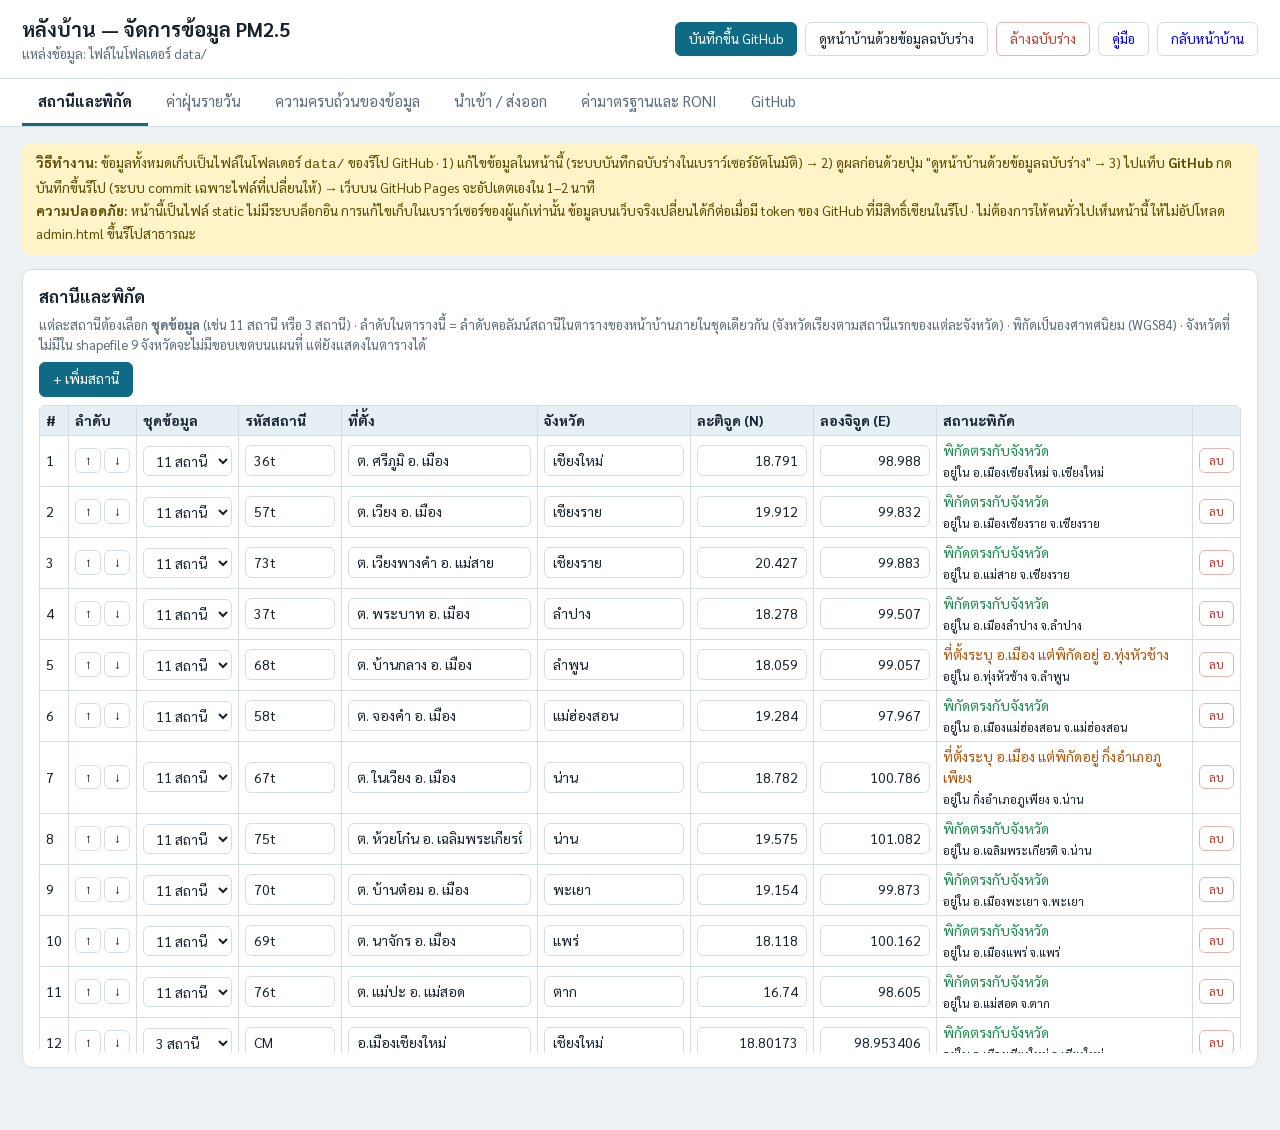
<file: pm25-dashboard/admin.html>
<!DOCTYPE html>
<html lang="th">
<head>
<meta charset="utf-8">
<meta name="viewport" content="width=device-width,initial-scale=1">
<title>หลังบ้าน — PM2.5 ภาคเหนือตอนบน</title>
<link href="https://fonts.googleapis.com/css2?family=Sarabun:wght@400;500;700&display=swap" rel="stylesheet">
<style>
:root{--bg:#eef1f4;--panel:#fff;--ink:#16222d;--mute:#5b6b7a;--line:#d5dce3;--acc:#0f6a85;--accink:#fff;--soft:#e6f0f4;--bad:#c0392b;--warn:#b45309;--ok:#1e8a4c}
*{box-sizing:border-box}html,body{margin:0}
body{background:var(--bg);color:var(--ink);font:15px/1.5 'Sarabun','Noto Sans Thai',Tahoma,sans-serif}
button,select,input,textarea{font:inherit;color:inherit}
.top{display:flex;flex-wrap:wrap;gap:12px;align-items:center;justify-content:space-between;padding:14px 22px;background:var(--panel);border-bottom:1px solid var(--line)}
.top h1{margin:0;font-size:20px}.top p{margin:0;font-size:13px;color:var(--mute)}
.btn{border:1px solid var(--line);background:var(--panel);border-radius:6px;padding:6px 13px;cursor:pointer;text-decoration:none;display:inline-block;font-size:13.5px}
.btn:hover{border-color:var(--acc)}.btn.pri{background:var(--acc);color:var(--accink);border-color:var(--acc)}
.btn.s{padding:2px 9px;font-size:12.5px}.btn.d{color:var(--bad);border-color:#e3b5ae}
.tools{display:flex;flex-wrap:wrap;gap:8px;align-items:center}
.tabs{display:flex;gap:2px;padding:0 22px;background:var(--panel);border-bottom:1px solid var(--line);overflow-x:auto}
.tabs button{border:0;background:none;padding:11px 16px;cursor:pointer;color:var(--mute);border-bottom:3px solid transparent;font-size:15px;white-space:nowrap}
.tabs button.on{color:var(--ink);font-weight:700;border-bottom-color:var(--acc)}
main{max-width:1280px;margin:0 auto;padding:16px 22px 50px}
.pg{display:none}.pg.on{display:block}
.card{background:var(--panel);border:1px solid var(--line);border-radius:10px;padding:14px 16px;margin-bottom:14px}
.card h2{margin:0 0 6px;font-size:17px}
.note{font-size:13px;color:var(--mute);margin:4px 0}
.info{background:#fff4c7;color:#5c4a00;border-radius:8px;padding:9px 14px;font-size:13.5px;margin-bottom:14px;line-height:1.7}
.bar{display:flex;flex-wrap:wrap;gap:12px;align-items:center;margin:8px 0}
.bar label{display:flex;gap:6px;align-items:center}
input,select,textarea{border:1px solid var(--line);background:var(--panel);border-radius:6px;padding:4px 8px}
input:focus,select:focus,textarea:focus{outline:2px solid var(--acc);outline-offset:0}
table.t{border-collapse:collapse;font-size:14px;width:100%}
.t th,.t td{border:1px solid var(--line);padding:4px 6px;text-align:left;vertical-align:middle}
.t th{background:var(--soft)}
.t input{width:100%}.t input.num{width:110px;text-align:right}
.wrap{overflow:auto;max-height:72vh;border-radius:6px}
table.g{border-collapse:separate;border-spacing:0;font-size:13px}
.g th,.g td{border-right:1px solid var(--line);border-bottom:1px solid var(--line);padding:0;text-align:center}
.g th{background:var(--soft);padding:4px 6px;position:sticky;top:0;z-index:2}
.g tbody th{position:sticky;left:0;z-index:1;top:auto}
.g thead th:first-child{left:0;z-index:3}
.g input{width:64px;border:0;border-radius:0;text-align:right;padding:4px 6px;background:transparent}
.g input.o1{background:#fff1d6}.g input.o2{background:#ffd9d2}.g input.bad{background:#f7b4ab}
.g td.na{background:#eceff2}
.g tfoot td,.g tfoot th{background:var(--soft);font-weight:700;padding:4px 6px;position:sticky;bottom:0}
.cov td{text-align:center;cursor:pointer;min-width:52px}
.ok{color:var(--ok)}.bad{color:var(--bad)}.warn{color:var(--warn)}
pre.log{background:var(--soft);padding:10px;border-radius:8px;white-space:pre-wrap;font-size:13px;max-height:260px;overflow:auto}
#err{display:none;background:#fde8e4;color:#8a2616;padding:8px 22px;font-size:13px}
@media(max-width:700px){.top,.tabs,main{padding-left:12px;padding-right:12px}}
</style>
</head>
<body>
<div id="err"></div>
<header class="top">
  <div><h1>หลังบ้าน — จัดการข้อมูล PM2.5</h1><p id="status"></p></div>
  <div class="tools">
    <button class="btn pri" id="b-gh">บันทึกขึ้น GitHub</button>
    <button class="btn" id="b-preview">ดูหน้าบ้านด้วยข้อมูลฉบับร่าง</button>
    <button class="btn d" id="b-reset">ล้างฉบับร่าง</button>
    <a class="btn" href="manual.html" target="_blank">คู่มือ</a>
    <a class="btn" href="index.html">กลับหน้าบ้าน</a>
  </div>
</header>
<nav class="tabs" id="tabs">
  <button data-pg="st">สถานีและพิกัด</button>
  <button data-pg="daily">ค่าฝุ่นรายวัน</button>
  <button data-pg="cov">ความครบถ้วนของข้อมูล</button>
  <button data-pg="io">นำเข้า / ส่งออก</button>
  <button data-pg="set">ค่ามาตรฐานและ RONI</button>
  <button data-pg="gh">GitHub</button>
</nav>
<main>
<div class="info"><b>วิธีทำงาน:</b> ข้อมูลทั้งหมดเก็บเป็นไฟล์ในโฟลเดอร์ <code>data/</code> ของรีโป GitHub · 1) แก้ไขข้อมูลในหน้านี้ (ระบบบันทึกฉบับร่างในเบราว์เซอร์อัตโนมัติ) → 2) ดูผลก่อนด้วยปุ่ม "ดูหน้าบ้านด้วยข้อมูลฉบับร่าง" → 3) ไปแท็บ <b>GitHub</b> กดบันทึกขึ้นรีโป (ระบบ commit เฉพาะไฟล์ที่เปลี่ยนให้) → เว็บบน GitHub Pages จะอัปเดตเองใน 1–2 นาที<br>
<b>ความปลอดภัย:</b> หน้านี้เป็นไฟล์ static ไม่มีระบบล็อกอิน การแก้ไขเก็บในเบราว์เซอร์ของผู้แก้เท่านั้น ข้อมูลบนเว็บจริงเปลี่ยนได้ก็ต่อเมื่อมี token ของ GitHub ที่มีสิทธิ์เขียนในรีโป · ไม่ต้องการให้คนทั่วไปเห็นหน้านี้ ให้ไม่อัปโหลด admin.html ขึ้นรีโปสาธารณะ</div>

<!-- สถานี -->
<section id="pg-st" class="pg">
  <div class="card">
    <h2>สถานีและพิกัด</h2>
    <p class="note">แต่ละสถานีต้องเลือก <b>ชุดข้อมูล</b> (เช่น 11 สถานี หรือ 3 สถานี) · ลำดับในตารางนี้ = ลำดับคอลัมน์สถานีในตารางของหน้าบ้านภายในชุดเดียวกัน (จังหวัดเรียงตามสถานีแรกของแต่ละจังหวัด) · พิกัดเป็นองศาทศนิยม (WGS84) · จังหวัดที่ไม่มีใน shapefile 9 จังหวัดจะไม่มีขอบเขตบนแผนที่ แต่ยังแสดงในตารางได้</p>
    <div class="bar"><button class="btn pri" id="st-add">+ เพิ่มสถานี</button></div>
    <div class="wrap"><table class="t" id="st-table"></table></div>
    <datalist id="provlist"></datalist>
  </div>
</section>

<!-- รายวัน -->
<section id="pg-daily" class="pg">
  <div class="card">
    <h2>ค่าฝุ่นรายวัน (µg/m³)</h2>
    <p class="note">พิมพ์ค่าในช่อง หรือคัดลอกจาก Excel แล้ววางลงช่องเริ่มต้นได้ (วางหลายแถว/หลายคอลัมน์) · เว้นว่าง = ไม่มีข้อมูล · สีส้มอ่อน = เกิน WHO · สีแดงอ่อน = เกินมาตรฐานไทย</p>
    <div class="bar">
      <label>สถานี <select id="d-st"></select></label>
      <label>ปี <select id="d-y"></select></label>
      <button class="btn d" id="d-clear">ลบข้อมูลทั้งปีของสถานีนี้</button>
      <span id="d-sum" class="note"></span>
    </div>
    <div class="bar"><b style="font-size:14px">ลบข้อมูลตามช่วงวันที่ (สถานีที่เลือกด้านบน):</b><label>ตั้งแต่ <input type="date" id="d-from"></label><label>ถึง <input type="date" id="d-to"></label><button class="btn d" id="d-del">ลบข้อมูลช่วงนี้</button></div>
    <div class="wrap" id="d-grid"></div>
  </div>
</section>

<!-- ความครบถ้วน -->
<section id="pg-cov" class="pg">
  <div class="card">
    <h2>ความครบถ้วนของข้อมูล (จำนวนวันที่มีค่าในแต่ละปี)</h2>
    <p class="note">สีเขียว ≥ 90% · เหลือง 75–89% · ส้ม 1–74% · เทา = ไม่มีข้อมูล · คลิกช่องเพื่อไปแก้ไขข้อมูลปีนั้น</p>
    <div class="wrap"><table class="t cov" id="cov-table"></table></div>
  </div>
</section>

<!-- นำเข้า/ส่งออก -->
<section id="pg-io" class="pg">
  <div class="card">
    <h2>นำเข้าข้อมูลจากไฟล์ดิบ (Excel / CSV)</h2>
    <p class="note">เลือกไฟล์ได้หลายไฟล์พร้อมกัน ระบบดูโครงสร้างของแต่ละชีตให้เองและแสดงตัวอย่างก่อนนำเข้า (ยังไม่มีอะไรเปลี่ยนจนกว่าจะกดยืนยัน) รูปแบบที่รู้จัก:
      <b>(1)</b> ตารางรายสถานี — ชีตชื่อ <code>PM2.5_รหัสสถานี</code> แถวบนเป็นปีและเดือน แถวล่างเป็นวันที่ 1–31 (ไฟล์ <code>PM2_5_NorthernThailand_for_datatool</code>)
      <b>(2)</b> ตารางวันที่ × สถานี — คอลัมน์ <code>Date</code> แล้วตามด้วยรหัสสถานี (ชีต <code>PM2.5_Combined</code> ของไฟล์ CM/LP/LI)
      <b>(3)</b> รายการ <code>Date, ID, PM2.5</code> ต่อชีต หรือ <code>date, code, value</code>
      <b>(4)</b> พิกัดสถานี — คอลัมน์ <code>Station Number, Location, Province, Latitude, Longtitude</code>
      <b>(5)</b> ค่า RONI — ไฟล์ <code>enso_config</code> (<code>year, smoke_avg, …</code>)</p>
    <div class="bar"><input type="file" id="r-file" multiple accept=".xlsx,.xls,.csv,.txt"></div>
    <div class="bar">
      <label>ถ้ามีข้อมูลวันที่นั้นอยู่แล้ว
        <select id="r-mode"><option value="merge">เพิ่มและแก้ค่าตามไฟล์ (ค่าเดิมที่ไฟล์ไม่มีจะคงไว้)</option><option value="add">เติมเฉพาะวันที่ยังไม่มีค่า (ไม่แตะค่าเดิม)</option><option value="replace">แทนที่ทั้งปีของสถานีที่อยู่ในไฟล์ (ค่าที่ไฟล์ไม่มีจะถูกลบ)</option></select></label>
      <label>ข้อมูลที่อยู่นอกช่วงปีของชุดข้อมูล
        <select id="r-ext"><option value="skip">ข้าม (แจ้งว่าข้ามกี่ค่า)</option><option value="extend">ขยายช่วงปีให้ครอบคลุมอัตโนมัติ</option></select></label>
      <label>สถานีใหม่ใส่ในชุดข้อมูล <select id="r-set"></select></label>
    </div>
    <div id="r-list"></div>
    <div class="bar"><button class="btn pri" id="r-apply" disabled>ยืนยันนำเข้าตามที่ติ๊ก</button></div>
    <pre class="log" id="r-log">ยังไม่ได้เลือกไฟล์</pre>
  </div>
  <div class="card">
    <h2>ส่งออกและสำรองข้อมูล</h2>
    <p class="note">ปุ่มด้านล่างสำหรับสำรองหรือนำข้อมูลไปใช้ต่อในโปรแกรมอื่น · การเผยแพร่ขึ้นเว็บให้ใช้แท็บ GitHub</p>
    <div class="bar">
      <button class="btn" id="x-json">สำรองข้อมูลทั้งหมด (JSON)</button>
      <button class="btn pri" id="x-xlsx">ค่ารายวันทั้งหมดเป็น Excel รูปแบบเดิม (ชีตละสถานี)</button>
      <button class="btn" id="x-csv">ค่ารายวันทั้งหมด (CSV แบบกว้าง)</button>
      <button class="btn" id="x-roni">ค่า RONI (CSV รูปแบบเดิม)</button>
      <button class="btn" id="x-st">ตารางสถานี (CSV)</button>
    </div>
    <div class="bar"><label>กู้คืนจากไฟล์สำรอง (JSON) <input type="file" id="x-restore" accept=".json,application/json"></label></div>
    <h2 style="margin-top:14px;font-size:15px">ตรวจสอบก่อนเผยแพร่</h2>
    <div id="x-check"></div>
  </div>
</section>

<!-- ตั้งค่า -->
<section id="pg-set" class="pg">
  <div class="card">
    <h2>ค่ามาตรฐานและข้อมูลทั่วไป</h2>
    <div class="bar">
      <label>ชื่อระบบ <input id="s-title" style="width:320px"></label>
      <label>มาตรฐานไทย (µg/m³, เกินเมื่อ &gt;) <input id="s-th" type="number" step="0.1" style="width:90px"></label>
      <label>WHO (µg/m³, เกินเมื่อ &gt;) <input id="s-who" type="number" step="0.1" style="width:90px"></label>
    </div>
  </div>
  <div class="card">
    <h2>กลุ่มจังหวัด (คอลัมน์ "ภาพรวม" ในตารางหน้าเว็บ)</h2>
    <p class="note">แต่ละกลุ่มแสดงเป็นคอลัมน์ในตารางความเข้มข้น วันที่เกินมาตรฐาน และ Baseline (อยู่ซ้ายสุด ก่อนคอลัมน์จังหวัด) · ค่าเริ่มต้น: <b>8 จังหวัด</b> = 9 จังหวัดไม่รวมตาก, <b>9 จังหวัด</b> = ทั้งหมด · กลุ่มจะแสดงในชุดข้อมูลที่มี<b>ครบทุกจังหวัดของกลุ่ม</b>เท่านั้น (เช่น ชุด 3 สถานีไม่แสดง) และต้องมีอย่างน้อย 2 จังหวัด · ค่ากลุ่มของปี/เดือนจะแสดงเมื่ออย่างน้อย 80% ของจังหวัดในกลุ่มมีข้อมูลผ่านเกณฑ์</p>
    <div id="grp-box"></div>
    <div class="bar"><button class="btn" id="grp-add">+ เพิ่มกลุ่มจังหวัด</button>
      <label>วิธีคำนวณค่ากลุ่ม <select id="s-gm"><option value="province">เฉลี่ยของจังหวัด (ทุกจังหวัดน้ำหนักเท่ากัน)</option><option value="station">เฉลี่ยของสถานีทั้งหมดในกลุ่ม</option></select></label></div>
  </div>
  <div class="card">
    <h2>ช่วงหมอกควัน (Smoke haze)</h2>
    <p class="note">เดือนที่ติ๊กจะนับเป็น "ช่วงหมอกควัน" ส่วนเดือนที่เหลือเป็น "นอกช่วงหมอกควัน" ใช้เป็นตัวเลือก "ช่วงของปี" ในหน้าแผนที่/ความเข้มข้น/วันที่เกินมาตรฐาน และปุ่มลัดของตัวเลือกเดือน · ค่าเริ่มต้น ก.พ.–พ.ค.</p>
    <div class="bar" id="s-smoke"></div>
  </div>
  <div id="sets-box"></div>
  <div class="bar"><button class="btn" id="set-add">+ เพิ่มชุดข้อมูลใหม่</button><span class="note">ชุดข้อมูลคือกลุ่มสถานีที่แสดงแยกกันบนหน้าบ้าน (เช่น 11 สถานี / 3 สถานี) แต่ละชุดมีช่วงปีและเกณฑ์ข้อมูลครบของตัวเอง</span></div>
  <div class="card">
    <h2>ค่า RONI รายปี</h2>
    <p class="note">ใส่ค่าเฉลี่ย RONI ของแต่ละปีตามช่วงเวลา (ฤดูหมอกควัน / นอกฤดู / ทั้งปี) ระบบจัดประเภทให้อัตโนมัติ: &gt; +0.5 = El Niño · &lt; −0.5 = La Niña · อื่นๆ = Neutral · ความแรงจากค่าที่ปัดทศนิยม 1 ตำแหน่ง (&lt;1.0 Weak, &lt;1.5 Moderate, &lt;2.0 Strong, ≥2.0 Very Strong) · ใช้ในแถบ RONI ของกราฟและตัวเลือก baseline ตามประเภท ENSO ในหน้าบ้าน</p>
    <div class="wrap" style="max-height:50vh"><table class="t" id="r-table" style="max-width:640px"></table></div>
  </div>
</section>
<!-- GitHub -->
<section id="pg-gh" class="pg">
  <div class="card">
    <h2>1) เชื่อมต่อ GitHub</h2>
    <p class="note">ข้อมูลอยู่ที่ <code>data/config.js</code>, <code>data/daily/&lt;รหัสสถานี&gt;.js</code> และ <code>data/geo.js</code> ในรีโป · ต้องมี <b>token</b> ที่มีสิทธิ์เขียนรีโปนี้ (สร้างที่ GitHub → Settings → Developer settings → Personal access tokens → Fine-grained tokens → เลือกเฉพาะรีโปนี้ → Repository permissions: <b>Contents = Read and write</b> และตั้งวันหมดอายุ) · token จะถูกเก็บในแท็บนี้เท่านั้น ยกเว้นติ๊ก "จำ token"</p>
    <div class="bar">
      <label>เจ้าของรีโป (owner) <input id="g-owner" style="width:150px" autocomplete="off"></label>
      <label>ชื่อรีโป <input id="g-repo" style="width:170px" autocomplete="off"></label>
      <label>branch <input id="g-branch" value="main" style="width:90px"></label>
      <label>โฟลเดอร์รากของเว็บ (เว้นว่าง = รากของรีโป, ถ้าใช้ /docs ให้ใส่ docs) <input id="g-root" style="width:110px"></label>
    </div>
    <div class="bar">
      <label>Token <input id="g-token" type="password" style="width:340px" autocomplete="off" placeholder="github_pat_..."></label>
      <label><input type="checkbox" id="g-remember"> จำ token ในเบราว์เซอร์เครื่องนี้</label>
    </div>
    <div class="bar"><button class="btn" id="g-test">ทดสอบการเชื่อมต่อ</button><button class="btn" id="g-pull">ดึงข้อมูลล่าสุดจาก GitHub</button><span class="note">ควรกด "ดึงข้อมูลล่าสุด" ก่อนเริ่มแก้ไขทุกครั้ง โดยเฉพาะถ้ามีคนอื่นแก้ข้อมูลด้วย</span></div>
    <pre class="log" id="g-log">ยังไม่ได้เชื่อมต่อ</pre>
  </div>
  <div class="card">
    <h2>2) บันทึกขึ้น GitHub</h2>
    <p class="note">รายการด้านล่างคือไฟล์ที่ต่างจากที่โหลดมาจากรีโป ระบบจะ commit รวมเป็นครั้งเดียว · ถ้าไม่ต้องการใช้ token ให้กด "ดาวน์โหลด" ทีละไฟล์แล้วอัปโหลดทับในรีโปเอง (Add file → Upload files โดยรักษาโฟลเดอร์ data/ และ data/daily/ ไว้)</p>
    <div id="g-changes"></div>
    <div class="bar"><label>ข้อความ commit <input id="g-msg" style="width:420px;max-width:100%" value="อัปเดตข้อมูล PM2.5"></label><button class="btn pri" id="g-commit">บันทึกขึ้น GitHub (commit)</button></div>
    <pre class="log" id="g-clog">—</pre>
  </div>
  <div class="card">
    <h2>3) ขอบเขตแผนที่ (data/geo.js)</h2>
    <p class="note">ขอบเขตอำเภอ จังหวัด ประเทศ สร้างจาก shapefile ด้วยสคริปต์ <code>tools/build_geo.py</code> (ดูวิธีใช้ใน README) เมื่อได้ไฟล์ <code>geo.js</code> ใหม่แล้ว เลือกไฟล์ที่นี่เพื่อเตรียมแทนที่ จากนั้นกด commit ในหัวข้อ 2</p>
    <div class="bar"><input type="file" id="g-geo" accept=".js,text/javascript"><button class="btn s" id="g-geo-clear">ยกเลิกไฟล์ที่เตรียมไว้</button></div>
    <pre class="log" id="g-glog">ยังไม่ได้เลือกไฟล์</pre>
  </div>
</section>
</main>

<script src="lib/xlsx.full.min.js"></script>
<script>
window.__startAdmin=function(){
'use strict';
const KEY='pm25_draft_v2';
const $=id=>document.getElementById(id);
const esc=s=>String(s==null?'':s).replace(/[&<>"']/g,c=>({'&':'&amp;','<':'&lt;','>':'&gt;','"':'&quot;',"'":'&#39;'}[c]));
function showErr(m){const b=$('err');b.textContent=m;b.style.display='block';}
window.addEventListener('error',e=>showErr('เกิดข้อผิดพลาด: '+e.message));
const MS=['ม.ค.','ก.พ.','มี.ค.','เม.ย.','พ.ค.','มิ.ย.','ก.ค.','ส.ค.','ก.ย.','ต.ค.','พ.ย.','ธ.ค.'];
const BOX={lon0:97.10,lon1:101.65,lat0:14.95,lat1:20.75};
const dim=(y,m)=>new Date(y,m,0).getDate();
const clone=o=>JSON.parse(JSON.stringify(o));

let DB,SRC,saveT=null,published=true;
function normalize(){
  DB.meta=DB.meta||{};
  DB.settings=Object.assign({th:37.5,who:15,groupMethod:'province',smokeMonths:[2,3,4,5]},DB.settings||{});
  if(!Array.isArray(DB.groups)||!DB.groups.length){const g8=['เชียงใหม่','เชียงราย','ลำปาง','ลำพูน','แม่ฮ่องสอน','น่าน','พะเยา','แพร่'];DB.groups=[{id:'g8',label:'8 จังหวัด',provinces:g8.slice(),color:'#222222'},{id:'g9',label:'9 จังหวัด',provinces:g8.concat(['ตาก']),color:'#B2182B'}];}
  DB.stations=DB.stations||[];DB.daily=DB.daily||{};DB.roni=DB.roni||{};
  if(!Array.isArray(DB.sets)||!DB.sets.length){  // ย้ายข้อมูลจากโครงสร้างเวอร์ชันเก่า
    DB.sets=[{id:'k11',label:'11 สถานี',sub:'กรมควบคุมมลพิษ',years:(DB.meta.years||[2012,2025]).slice(),minCoverage:(DB.settings.minCoverage!=null?DB.settings.minCoverage:0.75),sampled:false,source:DB.meta.source||'',note:''}];
  }
  DB.stations.forEach(s=>{if(!s.set)s.set=DB.sets[0].id;});
  Object.keys(DB.roni).forEach(y=>{const r=DB.roni[y];if(r&&r.v!=null&&!r.smoke)DB.roni[y]={smoke:{v:r.v,type:r.type,cat:r.cat}};});
}
const setOf=id=>DB.sets.find(x=>x.id===id)||DB.sets[0];
const setYears=id=>{const a=[],st=setOf(id);for(let y=st.years[0];y<=st.years[1];y++)a.push(y);return a;};
const unionYears=()=>{let a=9999,b=0;DB.sets.forEach(x=>{a=Math.min(a,x.years[0]);b=Math.max(b,x.years[1]);});const r=[];for(let y=a;y<=b;y++)r.push(y);return r;};
const stationSet=code=>{const s=DB.stations.find(x=>x.code===code);return s?s.set:DB.sets[0].id;};
let REPO_DB=null;
(function init(){
  if(window.PM25_CFG){DB=Object.assign({},clone(window.PM25_CFG),{daily:clone(window.PM25_DAILY||{})});}
  else{DB={meta:{title:'PM2.5'},settings:{th:37.5,who:15},stations:[],daily:{},roni:{}};}
  normalize();REPO_DB=clone(DB);SRC=window.PM25_CFG?'ไฟล์ในโฟลเดอร์ data/':'ยังไม่พบ data/config.js (เริ่มจากข้อมูลว่าง)';
  try{const t=localStorage.getItem(KEY);if(t){DB=JSON.parse(t);normalize();SRC='ฉบับร่างในเบราว์เซอร์ (ยังไม่บันทึกขึ้น GitHub)';published=false;}}catch(e){}
})();
function status(msg){$('status').textContent='แหล่งข้อมูล: '+SRC+(msg?' · '+msg:'')+(published?'':' · มีการแก้ไขที่ยังไม่ได้บันทึกขึ้น GitHub');}
function touch(){published=false;SRC='ฉบับร่างในเบราว์เซอร์ (ยังไม่บันทึกขึ้น GitHub)';clearTimeout(saveT);saveT=setTimeout(()=>{try{localStorage.setItem(KEY,JSON.stringify(DB));status('บันทึกฉบับร่างแล้ว '+new Date().toLocaleTimeString('th-TH'));}catch(e){showErr('บันทึกฉบับร่างในเบราว์เซอร์ไม่ได้ (พื้นที่เต็ม?) — ให้ดาวน์โหลดไฟล์สำรองไว้');}},350);status();}


/* ---------- ดาวน์โหลด ---------- */
function dl(blob,name){const a=document.createElement('a');a.href=URL.createObjectURL(blob);a.download=name;document.body.appendChild(a);a.click();setTimeout(()=>{URL.revokeObjectURL(a.href);a.remove();},800);}
function dlCSV(rows,name){const t=rows.map(r=>r.map(c=>{c=c==null?'':String(c);return/[",\n]/.test(c)?'"'+c.replace(/"/g,'""')+'"':c;}).join(',')).join('\r\n');dl(new Blob(['\ufeff'+t],{type:'text/csv;charset=utf-8'}),name);}
function cleanDB(){
  const o=clone(DB);
  Object.keys(o.daily).forEach(code=>{
    if(!o.stations.some(s=>s.code===code)){delete o.daily[code];return;}
    Object.keys(o.daily[code]).forEach(y=>{if(!o.daily[code][y].some(a=>a.some(v=>v!=null)))delete o.daily[code][y];});
  });
  delete o.provinces;
  o.stations.forEach(s=>{s.lat=s.lat===''||s.lat==null?null:+s.lat;s.lon=s.lon===''||s.lon==null?null:+s.lon;});
  const d=new Date();o.meta.updated=d.getFullYear()+'-'+String(d.getMonth()+1).padStart(2,'0')+'-'+String(d.getDate()).padStart(2,'0');
  return o;
}
function problems(){
  const p=[],codes={};
  DB.stations.forEach((s,i)=>{
    if(!s.code)p.push(['bad','แถวที่ '+(i+1)+': ยังไม่มีรหัสสถานี']);
    else if(codes[s.code])p.push(['bad','รหัสสถานีซ้ำ: '+s.code]);
    else if(!/^[A-Za-z0-9_-]+$/.test(s.code))p.push(['bad','รหัสสถานี '+s.code+' มีอักขระที่ใช้ตั้งชื่อไฟล์ไม่ได้']);
    codes[s.code]=1;
    if(!(isFinite(parseFloat(s.lat))&&isFinite(parseFloat(s.lon))))p.push(['warn',s.code+': ยังไม่มีพิกัด จะไม่แสดงบนแผนที่']);
    if(!s.province)p.push(['bad',s.code+': ยังไม่ระบุจังหวัด']);
    else{const L=locate(parseFloat(s.lat),parseFloat(s.lon));if(L&&L.prov&&L.prov!==s.province)p.push(['warn',s.code+': จังหวัดที่ระบุ ('+s.province+') ไม่ตรงกับพิกัด (พิกัดอยู่ จ.'+L.prov+(L.amp?' '+L.amp:'')+') — ตรวจพิกัดหรือจังหวัด']);else{const am=ampMismatch(s,L);if(am)p.push(['warn',s.code+': ที่ตั้งระบุ อ.'+am+' แต่พิกัดอยู่ '+ampTxt(L.amp)+' จ.'+L.prov+' — ตรวจพิกัด (ถ้าอยู่ใกล้เขตแดนอำเภออาจไม่ใช่ข้อผิดพลาด)']);}}
    if(!DB.sets.some(x=>x.id===s.set))p.push(['bad',s.code+': ไม่ได้เลือกชุดข้อมูล']);
  });
  DB.stations.forEach(s=>{let n=0;Object.values(DB.daily[s.code]||{}).forEach(ys=>ys.forEach(a=>a.forEach(v=>{if(v!=null)n++;})));if(!n)p.push(['warn',s.code+': ยังไม่มีข้อมูลรายวันเลย']);});
  return p;
}
$('b-gh').onclick=()=>go('gh');
$('b-preview').onclick=()=>{try{localStorage.setItem(KEY,JSON.stringify(cleanDB()));}catch(e){showErr('บันทึกฉบับร่างไม่สำเร็จ');return;}window.open('index.html?draft=1','_blank');};
$('b-reset').onclick=()=>{if(!confirm('ล้างฉบับร่างในเบราว์เซอร์ แล้วกลับไปใช้ข้อมูลจากไฟล์ในโฟลเดอร์ data/ ใช่หรือไม่?'))return;try{localStorage.removeItem(KEY);}catch(e){}location.reload();};
$('x-json').onclick=()=>dl(new Blob([JSON.stringify(cleanDB())],{type:'application/json'}),'pm25_backup_'+cleanDB().meta.updated+'.json');
$('x-st').onclick=()=>dlCSV([['code','set','location','province','lat','lon']].concat(DB.stations.map(s=>[s.code,s.set,s.location,s.province,s.lat,s.lon])),'stations.csv');
$('x-csv').onclick=()=>{
  const codes=DB.stations.map(s=>s.code),rows=[['date'].concat(codes)];
  unionYears().forEach(y=>{for(let m=0;m<12;m++)for(let d=0;d<dim(y,m+1);d++){const r=codes.map(c=>{const a=DB.daily[c]&&DB.daily[c][y];return a&&a[m]&&a[m][d]!=null?a[m][d]:'';});if(r.some(v=>v!==''))rows.push([y+'-'+String(m+1).padStart(2,'0')+'-'+String(d+1).padStart(2,'0')].concat(r));}});
  dlCSV(rows,'pm25_daily_all.csv');
};
$('x-restore').onchange=e=>{
  const f=e.target.files[0];if(!f)return;const r=new FileReader();
  r.onload=()=>{try{const o=JSON.parse(r.result);if(!Array.isArray(o.stations)||typeof o.daily!=='object')throw new Error('รูปแบบไฟล์ไม่ถูกต้อง');if(!confirm('แทนที่ข้อมูลทั้งหมดด้วยไฟล์สำรองนี้ ใช่หรือไม่?'))return;DB=o;normalize();touch();renderAll();alert('กู้คืนข้อมูลแล้ว');}catch(err){alert('กู้คืนไม่สำเร็จ: '+err.message);}};
  r.readAsText(f);e.target.value='';
};

/* ---------- แท็บ ---------- */
let CUR='st';
function go(pg){CUR=pg;document.querySelectorAll('.pg').forEach(s=>s.classList.toggle('on',s.id==='pg-'+pg));document.querySelectorAll('#tabs button').forEach(b=>b.classList.toggle('on',b.dataset.pg===pg));renderCur();}
document.querySelectorAll('#tabs button').forEach(b=>b.onclick=()=>go(b.dataset.pg));
function renderCur(){({st:renderSt,daily:renderDaily,cov:renderCov,io:renderIo,set:renderSet,gh:renderGh})[CUR]();}
function renderAll(){fillDailySel();renderCur();}

/* ---------- สถานี ---------- */
/* ตรวจพิกัดเทียบกับขอบเขตใน data/geo.js (จุดอยู่ในอำเภอ/จังหวัดไหน) */
function parseRings(d){const rings=[];(d.match(/M[^M]*/g)||[]).forEach(seg=>{rings.push(seg.slice(1).replace(/Z$/,'').split('L').map(p=>p.split(',').map(Number)));});return rings;}
function inRings(x,y,rings){let c=false;rings.forEach(r=>{for(let i=0,j=r.length-1;i<r.length;j=i++){const xi=r[i][0],yi=r[i][1],xj=r[j][0],yj=r[j][1];if(((yi>y)!==(yj>y))&&(x<(xj-xi)*(y-yi)/(yj-yi)+xi))c=!c;}});return c;}
let GEOIDX=null;
function geoIndex(){if(GEOIDX||!window.GEO||!window.GEO.provinces)return GEOIDX;GEOIDX=window.GEO.provinces.map(p=>({name:p.name,rings:parseRings(p.d),amphoes:p.amphoes.map(a=>({name:a.name,rings:parseRings(a.d)}))}));return GEOIDX;}
function locate(lat,lon){
  const g=geoIndex();if(!g||!isFinite(lat)||!isFinite(lon))return null;
  const P=window.GEO.proj,x=(lon-P.lon0)*P.kx,y=(P.lat1-lat)*P.ky;
  for(const p of g){if(inRings(x,y,p.rings)){const a=p.amphoes.find(a=>inRings(x,y,a.rings));return{prov:p.name,amp:a?a.name:''};}}
  return{prov:'',amp:''};
}
/* เทียบอำเภอที่เขียนในช่องที่ตั้ง (เช่น "ต. บ้านกลาง อ. เมือง") กับอำเภอที่พิกัดตกอยู่จริง */
function ampMismatch(s,L){
  const m=String(s.location||'').match(/อ\.\s*([^\s]+)/);if(!m||!L||!L.amp)return'';
  const t=m[1].replace(/\s/g,''),a=L.amp.replace(/^กิ่งอำเภอ/,'').replace(/\s/g,'');
  return(a.indexOf(t)>=0||t.indexOf(a)>=0)?'':t;
}
const ampTxt=a=>/^กิ่งอำเภอ/.test(a)?a:'อ.'+a;
function stFlag(s){
  const la=parseFloat(s.lat),lo=parseFloat(s.lon);
  if(!isFinite(la)||!isFinite(lo))return'<span class="warn">ยังไม่มีพิกัด</span>';
  if(la<5||la>25||lo<90||lo>110)return'<span class="bad">พิกัดผิดปกติ (สลับ lat/lon?)</span>';
  if(la<BOX.lat0||la>BOX.lat1||lo<BOX.lon0||lo>BOX.lon1)return'<span class="warn">อยู่นอกกรอบแผนที่</span>';
  const L=locate(la,lo);
  if(!L)return'<span class="ok">อยู่ในกรอบแผนที่</span>';
  if(!L.prov)return'<span class="warn">พิกัดไม่อยู่ในจังหวัดใดของ shapefile</span>';
  const where='<br><small>อยู่ใน '+esc(L.amp?ampTxt(L.amp)+' ':'')+'จ.'+esc(L.prov)+'</small>';
  if(s.province&&s.province!==L.prov)return'<span class="bad">จังหวัดไม่ตรงกับพิกัด</span>'+where;
  const am=ampMismatch(s,L);
  if(am)return'<span class="warn">ที่ตั้งระบุ อ.'+esc(am)+' แต่พิกัดอยู่ '+esc(ampTxt(L.amp))+'</span>'+where;
  return'<span class="ok">พิกัดตรงกับจังหวัด</span>'+where;
}
function renderSt(){
  const provs=[];DB.stations.forEach(s=>{if(s.province&&provs.indexOf(s.province)<0)provs.push(s.province);});
  $('provlist').innerHTML=provs.map(p=>'<option value="'+esc(p)+'">').join('');
  $('st-table').innerHTML='<thead><tr><th>#</th><th>ลำดับ</th><th>ชุดข้อมูล</th><th>รหัสสถานี</th><th>ที่ตั้ง</th><th>จังหวัด</th><th>ละติจูด (N)</th><th>ลองจิจูด (E)</th><th>สถานะพิกัด</th><th></th></tr></thead><tbody>'
   +DB.stations.map((s,i)=>'<tr data-i="'+i+'"><td>'+(i+1)+'</td><td style="white-space:nowrap"><button class="btn s" data-a="up">↑</button> <button class="btn s" data-a="dn">↓</button></td>'
   +'<td><select data-f="set">'+DB.sets.map(x=>'<option value="'+esc(x.id)+'"'+(x.id===s.set?' selected':'')+'>'+esc(x.label)+'</option>').join('')+'</select></td><td><input data-f="code" value="'+esc(s.code)+'" style="width:90px"></td><td><input data-f="location" value="'+esc(s.location)+'"></td>'
   +'<td><input data-f="province" list="provlist" value="'+esc(s.province)+'" style="width:140px"></td>'
   +'<td><input class="num" data-f="lat" value="'+esc(s.lat==null?'':s.lat)+'" inputmode="decimal"></td><td><input class="num" data-f="lon" value="'+esc(s.lon==null?'':s.lon)+'" inputmode="decimal"></td>'
   +'<td class="fl">'+stFlag(s)+'</td><td><button class="btn s d" data-a="del">ลบ</button></td></tr>').join('')+'</tbody>';
}
$('st-table').addEventListener('change',e=>{
  const inp=e.target;if(!inp.dataset.f)return;const tr=inp.closest('tr'),i=+tr.dataset.i,s=DB.stations[i],f=inp.dataset.f;let v=inp.value.trim();
  if(f==='code'){
    if(!v||!/^[A-Za-z0-9_-]+$/.test(v)){alert('รหัสสถานีใช้ได้เฉพาะตัวอักษรอังกฤษ ตัวเลข _ และ - เท่านั้น (ใช้ตั้งชื่อไฟล์ในรีโป)');inp.value=s.code;return;}
    if(DB.stations.some((x,j)=>j!==i&&x.code===v)){alert('รหัสสถานีซ้ำ');inp.value=s.code;return;}
    if(DB.daily[s.code]){DB.daily[v]=DB.daily[s.code];delete DB.daily[s.code];}
    s.code=v;
  }else if(f==='lat'||f==='lon'){
    if(v===''){s[f]=null;}else{const n=parseFloat(v);if(!isFinite(n)){alert('กรุณาใส่ตัวเลข');inp.value=s[f]==null?'':s[f];return;}s[f]=n;}
    if(!s.province){const L=locate(parseFloat(s.lat),parseFloat(s.lon));if(L&&L.prov){s.province=L.prov;touch();renderSt();fillDailySel();return;}}
    tr.querySelector('.fl').innerHTML=stFlag(s);
  }else s[f]=v;
  touch();if(f==='province'||f==='set')renderSt();fillDailySel();
});
$('st-table').addEventListener('click',e=>{
  const b=e.target.closest('button');if(!b||!b.dataset.a)return;const i=+b.closest('tr').dataset.i,a=b.dataset.a,S=DB.stations;
  if(a==='up'&&i>0){[S[i-1],S[i]]=[S[i],S[i-1]];}
  else if(a==='dn'&&i<S.length-1){[S[i+1],S[i]]=[S[i],S[i+1]];}
  else if(a==='del'){if(!confirm('ลบสถานี '+S[i].code+' และข้อมูลรายวันทั้งหมดของสถานีนี้ ใช่หรือไม่?'))return;delete DB.daily[S[i].code];S.splice(i,1);}
  else return;
  touch();renderSt();fillDailySel();
});
$('st-add').onclick=()=>{let n=1;while(DB.stations.some(s=>s.code==='new'+n))n++;DB.stations.push({code:'new'+n,set:DB.sets[0].id,location:'',province:'',lat:null,lon:null});touch();renderSt();};

/* ---------- รายวัน ---------- */
function fillDailySel(){
  const cs=$('d-st').value,cy=$('d-y').value;
  $('d-st').innerHTML=DB.sets.map(x=>'<optgroup label="'+esc(x.label)+'">'+DB.stations.filter(s=>s.set===x.id).map(s=>'<option value="'+esc(s.code)+'">'+esc(s.code)+' — '+esc(s.province)+'</option>').join('')+'</optgroup>').join('');
  if(cs&&DB.stations.some(s=>s.code===cs))$('d-st').value=cs;
  fillDailyYears(cy);
}
function fillDailyYears(cy){
  const ys=setYears(stationSet($('d-st').value));
  $('d-y').innerHTML=ys.map(y=>'<option value="'+y+'">'+y+'</option>').join('');
  if(cy&&ys.indexOf(+cy)>=0)$('d-y').value=cy;else $('d-y').value=ys[ys.length-1];
}
function ensureYear(code,y){
  DB.daily[code]=DB.daily[code]||{};
  if(!DB.daily[code][y]){const a=[];for(let m=0;m<12;m++)a.push(new Array(dim(y,m+1)).fill(null));DB.daily[code][y]=a;}
  return DB.daily[code][y];
}
function dcls(v){return v==null?'':v>DB.settings.th?'o2':v>DB.settings.who?'o1':'';}
function renderDaily(){
  const code=$('d-st').value,y=+$('d-y').value;if(!code){$('d-grid').innerHTML='<p class="note">ยังไม่มีสถานี</p>';return;}
  const yd=(DB.daily[code]||{})[y];
  let h='<table class="g"><thead><tr><th>วันที่</th>'+MS.map(m=>'<th>'+m+'</th>').join('')+'</tr></thead><tbody>';
  for(let d=0;d<31;d++){
    h+='<tr><th>'+(d+1)+'</th>';
    for(let m=0;m<12;m++){
      if(d>=dim(y,m+1)){h+='<td class="na"></td>';continue;}
      const v=yd&&yd[m]?yd[m][d]:null;
      h+='<td><input data-m="'+m+'" data-d="'+d+'" value="'+(v==null?'':v)+'" class="'+dcls(v)+'" inputmode="decimal"></td>';
    }
    h+='</tr>';
  }
  h+='</tbody><tfoot><tr><th>วันที่มีข้อมูล</th>'+MS.map((_,m)=>'<td data-fn="'+m+'"></td>').join('')+'</tr><tr><th>เฉลี่ย</th>'+MS.map((_,m)=>'<td data-fa="'+m+'"></td>').join('')+'</tr></tfoot></table>';
  $('d-grid').innerHTML=h;updFoot();
}
function updFoot(){
  const code=$('d-st').value,y=+$('d-y').value,yd=(DB.daily[code]||{})[y];let tot=0;
  for(let m=0;m<12;m++){let n=0,s=0;if(yd&&yd[m])yd[m].forEach(v=>{if(v!=null){n++;s+=v;}});tot+=n;
    const a=document.querySelector('[data-fn="'+m+'"]'),b=document.querySelector('[data-fa="'+m+'"]');if(a)a.textContent=n+'/'+dim(y,m+1);if(b)b.textContent=n?(s/n).toFixed(1):'—';}
  $('d-sum').textContent='รวมมีข้อมูล '+tot+' จาก '+(dim(y,2)===29?366:365)+' วัน';
}
function setCell(code,y,m,d,txt,inp){
  txt=String(txt).trim().replace(',','.');
  if(txt===''){const yd=(DB.daily[code]||{})[y];if(yd&&yd[m])yd[m][d]=null;if(inp){inp.className='';}return true;}
  const v=parseFloat(txt);
  if(!isFinite(v)||v<0||v>2000){if(inp)inp.className='bad';return false;}
  ensureYear(code,y)[m][d]=Math.round(v*100)/100;
  if(inp)inp.className=dcls(v);return true;
}
$('d-grid').addEventListener('input',e=>{
  const i=e.target;if(i.dataset.m==null)return;
  if(setCell($('d-st').value,+$('d-y').value,+i.dataset.m,+i.dataset.d,i.value,i)){touch();updFoot();}
});
$('d-grid').addEventListener('paste',e=>{
  const i=e.target;if(i.dataset.m==null)return;
  const txt=(e.clipboardData||window.clipboardData).getData('text');if(!/[\n\t]/.test(txt.trim()))return;
  e.preventDefault();const code=$('d-st').value,y=+$('d-y').value,rows=txt.replace(/\r/g,'').replace(/\n+$/,'').split('\n');
  let bad=0;
  rows.forEach((row,ri)=>row.split('\t').forEach((c,ci)=>{
    const m=+i.dataset.m+ci,d=+i.dataset.d+ri;if(m>11||d>=dim(y,m+1))return;
    const el=document.querySelector('input[data-m="'+m+'"][data-d="'+d+'"]');
    if(setCell(code,y,m,d,c,el)){if(el)el.value=c.trim().replace(',','.');}else bad++;
  }));
  touch();updFoot();if(bad)alert('มี '+bad+' ช่องที่ค่าไม่ถูกต้อง (ต้องเป็นตัวเลข 0–2000) จึงไม่ถูกบันทึก');
});
$('d-st').onchange=()=>{fillDailyYears($('d-y').value);renderDaily();};$('d-y').onchange=renderDaily;
$('d-clear').onclick=()=>{const code=$('d-st').value,y=$('d-y').value;if(!confirm('ลบข้อมูลทั้งปี '+y+' ของสถานี '+code+' ใช่หรือไม่?'))return;if(DB.daily[code])delete DB.daily[code][y];touch();renderDaily();};

/* ---------- ความครบถ้วน ---------- */
function renderCov(){
  let h='';
  DB.sets.forEach(x=>{
    const ys=setYears(x.id);
    h+='<thead><tr><th colspan="'+(ys.length+2)+'" style="background:#d8e6ec">ชุดข้อมูล: '+esc(x.label)+' ('+esc(x.sub||'')+')</th></tr><tr><th>สถานี</th><th>จังหวัด</th>'+ys.map(y=>'<th>'+y+'</th>').join('')+'</tr></thead><tbody>';
    DB.stations.filter(s=>s.set===x.id).forEach(s=>{
      h+='<tr><th>'+esc(s.code)+'</th><td>'+esc(s.province)+'</td>';
      ys.forEach(y=>{
        let n=0;((DB.daily[s.code]||{})[y]||[]).forEach(a=>a.forEach(v=>{if(v!=null)n++;}));
        const tot=dim(y,2)===29?366:365,r=n/tot;
        const bg=!n?'#eceff2':r>=.9?'#cfeedd':r>=.75?'#fbf0b8':'#fddcb6';
        h+='<td data-s="'+esc(s.code)+'" data-y="'+y+'" style="background:'+bg+'" title="'+n+'/'+tot+' วัน">'+(n||'')+'</td>';
      });
      h+='</tr>';
    });
    h+='</tbody>';
  });
  $('cov-table').innerHTML=h;
}
$('cov-table').addEventListener('click',e=>{const td=e.target.closest('td[data-s]');if(!td)return;go('daily');$('d-st').value=td.dataset.s;fillDailyYears(td.dataset.y);renderDaily();});

/* =========================================================
   นำเข้าไฟล์ดิบ (Excel / CSV)
   ========================================================= */
let m_=0;
function parseDate(s){
  s=String(s).trim();let m,y,d;
  if((m=s.match(/^(\d{4})[-\/](\d{1,2})[-\/](\d{1,2})/))){y=+m[1];m_=+m[2];d=+m[3];}
  else if((m=s.match(/^(\d{1,2})[-\/](\d{1,2})[-\/](\d{4})/))){d=+m[1];m_=+m[2];y=+m[3];}
  else return null;
  if(y>2400)y-=543;
  if(m_<1||m_>12||d<1||d>dim(y,m_))return null;
  return{y,m:m_-1,d:d-1};
}
const normCode=s=>String(s==null?'':s).replace(/[\s\u00a0]+/g,'');
const lc=s=>String(s==null?'':s).trim().toLowerCase();
const pad2=n=>String(n).padStart(2,'0');
const fmtYMD=t=>t.y+'-'+pad2(t.m+1)+'-'+pad2(t.d+1);
function toYMD(v){
  if(v instanceof Date&&!isNaN(v))return{y:v.getFullYear(),m:v.getMonth(),d:v.getDate()-1};
  if(typeof v==='number'&&v>20000&&v<80000){const d=new Date(Math.round((v-25569)*86400000));return{y:d.getUTCFullYear(),m:d.getUTCMonth(),d:d.getUTCDate()-1};}
  if(typeof v==='string')return parseDate(v);
  return null;
}
const dbCodeMap=()=>{const o={};DB.stations.forEach(s=>{o[s.code.toLowerCase()]=s.code;});return o;};
const stripPM=n=>normCode(n).replace(/^PM2\.5[_\- ]*/i,'');
function sheetAOA(ws,limit){
  const ref=ws['!ref'];if(!ref)return[];const rg=XLSX.utils.decode_range(ref);
  if(limit&&rg.e.r>limit-1){rg.e.r=limit-1;ws['!ref']=XLSX.utils.encode_range(rg);}
  const a=XLSX.utils.sheet_to_json(ws,{header:1,defval:null,raw:true});ws['!ref']=ref;return a;
}
const VALH=['pm2.5','pm25','value','ค่า'];
function detectSheet(R,codes){
  if(!R||R.length<2)return null;
  const h=(R[0]||[]).map(lc);
  if(h.indexOf('year')>=0&&(h.indexOf('smoke_avg')>=0||h.indexOf('annual_avg')>=0||h.indexOf('non_smoke_avg')>=0))return'roni';
  if(h.indexOf('latitude')>=0&&h.some(x=>/^long(t|i)/.test(x)))return'stations';
  if(h[0]==='date'&&typeof R[0][1]==='number'&&R[0][1]>=1980&&R[0][1]<=2100&&R[1]&&R[1].indexOf(1)>=0&&R[1].indexOf(12)>=0)return'matrix';
  const di=h.findIndex(x=>x==='date'||x==='วันที่');
  if(di>=0){
    if(h.some((x,i)=>i!==di&&codes[normCode(x).toLowerCase()]))return'wide';
    if(h.some(x=>VALH.indexOf(x)>=0))return'long';
  }
  return null;
}
function parseMatrix(code,R){
  const recs=[],warn=[];let cur=null;const yrs=[],mos=[];
  for(let c=1;c<(R[0]||[]).length;c++){
    if(typeof R[0][c]==='number'){
      let y=R[0][c];
      if(cur!=null&&y<=cur){warn.push('คอลัมน์ '+XLSX.utils.encode_col(c)+' ระบุปี '+y+' ซ้ำ/ย้อนกลับจากบล็อกก่อนหน้า (ปี '+cur+') จึงตีความเป็นปี '+(cur+1)+' — ตรวจว่าป้ายปีในไฟล์ต้นฉบับพิมพ์ผิดหรือไม่');y=cur+1;}
      cur=y;
    }
    yrs[c]=cur;
  }
  for(let c=1;c<(R[1]||[]).length;c++)mos[c]=typeof R[1][c]==='number'?R[1][c]:null;
  let bad=0,nonnum=0;
  for(let r=2;r<Math.min(R.length,45);r++){
    const row=R[r];if(!row)continue;const day=row[0];
    if(typeof day!=='number'||day<1||day>31||day%1)continue;
    for(let c=1;c<row.length;c++){
      const v=row[c];if(v==null||v==='')continue;
      const y=yrs[c],mo=mos[c];if(!y||!mo||mo<1||mo>12)continue;
      if(typeof v!=='number'){nonnum++;continue;}
      if(!(v>=0&&v<=2000)||day>dim(y,mo)){bad++;continue;}
      recs.push([code,y,mo-1,day-1,v]);
    }
  }
  return{recs,bad,nonnum,warn};
}
function parseWide(R,codes){
  const h=R[0].map(lc),di=h.findIndex(x=>x==='date'||x==='วันที่'),cols=[],unknown=[];
  h.forEach((x,i)=>{if(i===di||x==='')return;const c=codes[normCode(x).toLowerCase()];if(c)cols.push([i,c]);else if(['summary','id','no','n','#'].indexOf(x)<0&&!/sample/.test(x))unknown.push(String(R[0][i]));});
  const recs=[];let badDate=0,bad=0;
  for(let r=1;r<R.length;r++){const row=R[r];if(!row)continue;const raw=row[di],dt=toYMD(raw);
    if(dt==null){if(raw!=null&&raw!=='')badDate++;continue;}
    cols.forEach(([i,c])=>{const v=row[i];if(v==null||v==='')return;if(typeof v!=='number'||!(v>=0&&v<=2000)){bad++;return;}recs.push([c,dt.y,dt.m,dt.d,v]);});}
  return{recs,badDate,bad,unknown,codes:cols.map(x=>x[1])};
}
function parseLong(sheetName,R,codes){
  const h=R[0].map(lc),di=h.findIndex(x=>x==='date'||x==='วันที่'),vi=h.findIndex(x=>VALH.indexOf(x)>=0),ci=h.findIndex(x=>x==='code'||x==='station'||x==='สถานี');
  const nameCode=codes[stripPM(sheetName).toLowerCase()];
  const recs=[],warn=[],unknown={};let badDate=0,bad=0,prev=null;
  for(let r=1;r<R.length;r++){const row=R[r];if(!row)continue;const raw=row[di],dt=toYMD(raw);
    if(dt==null){if(raw!=null&&raw!=='')badDate++;continue;}
    const code=ci>=0?codes[normCode(row[ci]).toLowerCase()]:nameCode;
    if(!code){unknown[ci>=0?String(row[ci]):sheetName]=1;continue;}
    const v=row[vi];if(v==null||v==='')continue;
    if(typeof v!=='number'||!(v>=0&&v<=2000)){bad++;continue;}
    const key=dt.y*10000+dt.m*100+dt.d;
    if(ci<0&&prev!=null&&key<prev&&warn.length<5)warn.push('แถวที่ '+(r+1)+': วันที่ '+fmtYMD(dt)+' ย้อนกลับจากแถวก่อนหน้า (อาจพิมพ์วันที่ผิด)');
    prev=key;recs.push([code,dt.y,dt.m,dt.d,v]);}
  return{recs,badDate,bad,warn,unknown:Object.keys(unknown),codes:[...new Set(recs.map(x=>x[0]))]};
}
function parseStations(R){
  const h=R[0].map(lc),li=h.findIndex(x=>x.indexOf('location')>=0||x==='ที่ตั้ง'),pi=h.findIndex(x=>x==='province'||x==='จังหวัด'),la=h.indexOf('latitude'),lo=h.findIndex(x=>/^long(t|i)/.test(x));
  const rows=[],bad=[];
  for(let r=1;r<R.length;r++){const row=R[r];if(!row||row[0]==null||normCode(row[0])==='')continue;
    const code=normCode(row[0]),lat=parseFloat(row[la]),lon=parseFloat(row[lo]);
    if(!/^[A-Za-z0-9_-]+$/.test(code)){bad.push(code+' (รหัสมีอักขระที่ใช้ไม่ได้)');continue;}
    if(!isFinite(lat)||!isFinite(lon)){bad.push(code+' (พิกัดไม่ใช่ตัวเลข)');continue;}
    rows.push({code,location:li>=0?String(row[li]==null?'':row[li]).replace(/\u00a0/g,' ').trim():'',province:pi>=0?String(row[pi]==null?'':row[pi]).replace(/[\s\u00a0]+/g,''):'',lat,lon});}
  return{rows,bad};
}
function parseRoni(R){
  const h=R[0].map(lc),yi=h.indexOf('year'),grp={smoke:['smoke_avg','smoke_type','smoke_category'],non:['non_smoke_avg','non_smoke_type','non_smoke_category'],ann:['annual_avg','annual_type','annual_category']};
  const rows=[];
  for(let r=1;r<R.length;r++){const row=R[r];if(!row)continue;const y=parseInt(row[yi]);if(!isFinite(y))continue;const o={};
    Object.keys(grp).forEach(k=>{const vi=h.indexOf(grp[k][0]);if(vi<0)return;const v=parseFloat(row[vi]);if(!isFinite(v))return;const c=roniCls(v),t=h.indexOf(grp[k][1]),ct=h.indexOf(grp[k][2]);
      o[k]={v,type:(t>=0&&row[t])?String(row[t]).trim():c.type,cat:(ct>=0&&row[ct])?String(row[ct]).trim():c.cat};});
    if(Object.keys(o).length)rows.push({y,o});}
  return rows;
}
const KIND_TH={matrix:'ตารางรายสถานี (ปี/เดือนเป็นคอลัมน์)',wide:'ตารางวันที่ × สถานี',long:'รายการวันที่–ค่า',stations:'พิกัดสถานี',roni:'ค่า RONI',unknown:'ไม่รู้จัก'};
let RAW=[];
function readFile(f){return new Promise((res,rej)=>{const r=new FileReader(),isText=/\.(csv|txt)$/i.test(f.name);r.onload=()=>res(r.result);r.onerror=()=>rej(r.error);if(isText)r.readAsText(f,'utf-8');else r.readAsArrayBuffer(f);});}
function warnsOf(p){const w=[];if(p.badDate)w.push('วันที่อ่านไม่ได้ '+p.badDate+' แถว (ข้าม)');if(p.bad)w.push('ค่าที่ไม่ใช่ตัวเลข/ติดลบ/เกิน 2000/วันที่ไม่มีจริง '+p.bad+' ค่า (ข้าม)');if(p.nonnum)w.push('ช่องที่เป็นข้อความ (เช่น n/a) '+p.nonnum+' ช่อง — ถือว่าไม่มีข้อมูล');if(p.unknown&&p.unknown.length)w.push('คอลัมน์/รหัสที่ไม่รู้จัก: '+p.unknown.join(', ')+' (ข้าม)');(p.warn||[]).forEach(x=>w.push(x));return w;}
async function loadRaw(files){
  if(!window.XLSX){$('r-log').textContent='ไม่พบไลบรารีอ่าน Excel (lib/xlsx.full.min.js) — ต้องมีโฟลเดอร์ lib/ อยู่ข้างไฟล์ admin.html';return;}
  RAW=[];const codes=dbCodeMap();let id=0;$('r-log').textContent='กำลังอ่านไฟล์…';
  for(const f of files){
    try{
      const data=await readFile(f),isText=typeof data==='string';
      const wb=XLSX.read(data,{type:isText?'string':'array'});const items=[];
      wb.SheetNames.forEach(name=>{
        const ws=wb.Sheets[name],head=sheetAOA(ws,60),kind=detectSheet(head,codes);
        const base={id:id++,file:f.name,sheet:isText?'(CSV)':name,kind:kind||'unknown',checked:true,warn:[]};
        if(!kind){items.push(Object.assign(base,{checked:false,warn:['ไม่รู้จักโครงสร้างของชีตนี้ — ข้าม']}));return;}
        if(kind==='matrix'){
          const raw=stripPM(name),code=codes[raw.toLowerCase()];
          if(!code){items.push(Object.assign(base,{target:raw,checked:false,recs:[],warn:['ยังไม่มีสถานี "'+raw+'" ในระบบ — ข้าม (เพิ่มสถานีก่อนที่แท็บ "สถานีและพิกัด" หรือนำเข้าไฟล์พิกัด)']}));return;}
          const p=parseMatrix(code,sheetAOA(ws,45));items.push(Object.assign(base,{target:code,recs:p.recs,warn:warnsOf(p)}));return;
        }
        const R=sheetAOA(ws);
        if(kind==='wide'){const p=parseWide(R,codes);items.push(Object.assign(base,{target:p.codes.join(', '),recs:p.recs,warn:warnsOf(p)}));}
        else if(kind==='long'){const p=parseLong(name,R,codes);items.push(Object.assign(base,{target:p.codes.join(', ')||'—',recs:p.recs,warn:warnsOf(p),checked:p.recs.length>0}));}
        else if(kind==='stations'){const p=parseStations(R);items.push(Object.assign(base,{target:p.rows.length+' สถานี',stRows:p.rows,warn:p.bad.length?['ข้ามแถวที่ใช้ไม่ได้: '+p.bad.join(', ')]:[]}));}
        else if(kind==='roni'){const rows=parseRoni(R);items.push(Object.assign(base,{target:rows.length+' ปี',roniRows:rows}));}
      });
      if(items.some(x=>x.kind==='wide'))items.forEach(x=>{if(x.kind==='long'&&x.checked){x.checked=false;x.warn.push('ไม่ติ๊กให้ เพราะไฟล์นี้มีชีตแบบรวม (วันที่ × สถานี) ที่มีข้อมูลชุดเดียวกันอยู่แล้ว — ใช้ชีตรวมจะไม่ซ้ำและมักถูกตรวจแก้วันที่แล้ว');}});
      items.forEach(x=>RAW.push(x));
    }catch(err){RAW.push({id:id++,file:f.name,sheet:'',kind:'unknown',checked:false,warn:['อ่านไฟล์ไม่สำเร็จ: '+err.message]});}
  }
  renderRaw();$('r-log').textContent='อ่านไฟล์แล้ว '+RAW.length+' ชีต — ตรวจรายการด้านบน ติ๊กเฉพาะที่ต้องการ แล้วกด "ยืนยันนำเข้า"';
}
const curVal=(code,y,m,d)=>{const a=(DB.daily[code]||{})[y];return a&&a[m]&&a[m][d]!=null?a[m][d]:null;};
function dailyStats(it){
  const mode=$('r-mode').value,ext=$('r-ext').value==='extend',by={},seen={};
  it.recs.forEach(([code,y,m,d,v])=>{
    const s=by[code]=by[code]||{nw:0,ch:0,same:0,skip:0,clr:0,years:new Set(),skipYears:new Set()};
    const yy=setOf(stationSet(code)).years;
    if(!ext&&(y<yy[0]||y>yy[1])){s.skip++;s.skipYears.add(y);return;}
    s.years.add(y);const cur=curVal(code,y,m,d);
    if(cur==null)s.nw++;else{if(Math.abs(cur-v)<=0.0051)s.same++;else s.ch++;seen[code+'|'+y]=(seen[code+'|'+y]||0)+1;}
  });
  if(mode==='replace')Object.keys(by).forEach(code=>{by[code].years.forEach(y=>{const a=(DB.daily[code]||{})[y];let e=0;if(a)a.forEach(x=>x.forEach(v=>{if(v!=null)e++;}));by[code].clr+=Math.max(0,e-(seen[code+'|'+y]||0));});});
  return by;
}
function stationStats(it){
  let add=0,upd=0,same=0;const names=[];
  it.stRows.forEach(r=>{const s=DB.stations.find(x=>x.code.toLowerCase()===r.code.toLowerCase());
    if(!s){add++;names.push('+'+r.code);return;}
    const chg=Math.abs((+s.lat||0)-r.lat)>1e-6||Math.abs((+s.lon||0)-r.lon)>1e-6||(r.location&&r.location!==s.location)||(r.province&&r.province!==s.province);
    if(chg){upd++;names.push('~'+r.code);}else same++;});
  return{add,upd,same,names};
}
function renderRaw(){
  const mode=$('r-mode').value;
  if(!RAW.length){$('r-list').innerHTML='';$('r-apply').disabled=true;return;}
  $('r-list').innerHTML='<div class="wrap" style="max-height:55vh"><table class="t"><thead><tr><th></th><th>ไฟล์ / ชีต</th><th>ชนิดที่ตรวจพบ</th><th>ปลายทาง</th><th>ผลที่จะเกิดขึ้น</th></tr></thead><tbody>'+RAW.map((it,i)=>{
    let res='';
    if(it.recs&&it.recs.length){const by=dailyStats(it);const ks=Object.keys(by);
      res=ks.slice(0,10).map(c=>{const s=by[c],ys=[...s.years].sort();
        return'<div><b>'+esc(c)+'</b>: ใหม่ '+s.nw+' · '+(mode==='add'?'ข้าม (มีค่าเดิม) '+s.ch:'เปลี่ยนค่า '+s.ch)+' · เหมือนเดิม '+s.same+(ys.length?' <small>(ปี '+ys[0]+(ys.length>1?'–'+ys[ys.length-1]:'')+')</small>':'')
          +(s.skip?' · <span class="warn">ข้ามนอกช่วงปี '+s.skip+' ค่า (ปี '+[...s.skipYears].sort().join(', ')+')</span>':'')+(mode==='replace'&&s.clr?' · <span class="bad">ลบค่าที่ไฟล์ไม่มี '+s.clr+'</span>':'')+'</div>';}).join('')+(ks.length>10?'<div>… และอีก '+(ks.length-10)+' สถานี</div>':'');}
    else if(it.recs)res='<span class="warn">ไม่พบค่าที่นำเข้าได้</span>';
    else if(it.stRows){const s=stationStats(it);res='เพิ่มสถานีใหม่ '+s.add+' · อัปเดตข้อมูล '+s.upd+' · เหมือนเดิม '+s.same+(s.names.length?' <small>('+esc(s.names.slice(0,8).join(' ')+')')+'</small>':'');}
    else if(it.roniRows){res='ค่า RONI '+it.roniRows.length+' ปี ('+it.roniRows[0].y+'–'+it.roniRows[it.roniRows.length-1].y+') จะเขียนทับปีที่ซ้ำ';}
    const w=it.warn.length?'<div class="warn" style="margin-top:3px"><small>⚠ '+it.warn.map(esc).join('<br>⚠ ')+'</small></div>':'';
    return'<tr><td><input type="checkbox" data-ri="'+i+'"'+(it.checked?' checked':'')+(it.kind==='unknown'||it.unknownStation?' disabled':'')+'></td><td>'+esc(it.file)+'<br><small>'+esc(it.sheet)+'</small></td><td>'+esc(KIND_TH[it.kind]||it.kind)+'</td><td>'+esc(it.target||'—')+'</td><td>'+res+w+'</td></tr>';
  }).join('')+'</tbody></table></div>';
  $('r-apply').disabled=!RAW.some(x=>x.checked);
}
$('r-list').addEventListener('change',e=>{const i=e.target.dataset.ri;if(i==null)return;RAW[+i].checked=e.target.checked;$('r-apply').disabled=!RAW.some(x=>x.checked);});
['r-mode','r-ext'].forEach(id=>$(id).addEventListener('change',renderRaw));
$('r-file').addEventListener('change',e=>{const fs=[...e.target.files];if(fs.length)loadRaw(fs);});
function applyRaw(){
  const mode=$('r-mode').value,ext=$('r-ext').value==='extend',tset=$('r-set').value;
  const sel=RAW.filter(x=>x.checked);if(!sel.length)return;
  const tot={nw:0,ch:0,same:0,skip:0,clr:0,add:0,upd:0,roni:0};const touched=new Set();
  sel.forEach(it=>{
    if(it.recs){
      const st=dailyStats(it);Object.keys(st).forEach(c=>{['nw','ch','same','skip','clr'].forEach(k=>tot[k]+=st[c][k]);});
      const done={};
      it.recs.forEach(([code,y,m,d,v])=>{
        const yy=setOf(stationSet(code)).years;
        if(y<yy[0]||y>yy[1]){if(!ext)return;if(y<yy[0])yy[0]=y;if(y>yy[1])yy[1]=y;}
        if(mode==='replace'&&!done[code+'|'+y]){done[code+'|'+y]=1;const a=(DB.daily[code]||{})[y];if(a)a.forEach(x=>{for(let i=0;i<x.length;i++)x[i]=null;});}
        const arr=ensureYear(code,y),nv=Math.round(v*100)/100,cur=arr[m][d];
        if(cur==null||mode==='replace')arr[m][d]=nv;else if(mode==='merge'&&Math.abs(cur-v)>0.0051)arr[m][d]=nv;
        touched.add(code);
      });
    }else if(it.stRows){
      it.stRows.forEach(r=>{
        const s=DB.stations.find(x=>x.code.toLowerCase()===r.code.toLowerCase());
        if(s){const chg=Math.abs((+s.lat||0)-r.lat)>1e-6||Math.abs((+s.lon||0)-r.lon)>1e-6||(r.location&&r.location!==s.location)||(r.province&&r.province!==s.province);
          if(r.location)s.location=r.location;if(r.province)s.province=r.province;s.lat=r.lat;s.lon=r.lon;if(chg)tot.upd++;}
        else{const L=locate(r.lat,r.lon);DB.stations.push({code:r.code,set:tset,location:r.location||(L&&L.amp?('อ.'+L.amp.replace(/^กิ่งอำเภอ/,'')):''),province:r.province||(L&&L.prov)||'',lat:r.lat,lon:r.lon});tot.add++;}
      });
    }else if(it.roniRows){it.roniRows.forEach(r=>{DB.roni[r.y]=Object.assign(DB.roni[r.y]||{},r.o);tot.roni++;});}
  });
  touch();fillDailySel();
  const parts=[];
  if(touched.size||tot.nw||tot.ch||tot.same||tot.skip)parts.push('ข้อมูลรายวัน: เพิ่มใหม่ '+tot.nw+' · '+(mode==='add'?'ข้าม (มีค่าเดิม) '+tot.ch:'เปลี่ยนค่า '+tot.ch)+' · เหมือนเดิม '+tot.same+(tot.skip?' · ข้ามนอกช่วงปี '+tot.skip:'')+(tot.clr?' · ลบค่าที่ไฟล์ไม่มี '+tot.clr:'')+(touched.size?' (สถานี '+[...touched].join(', ')+')':''));
  if(tot.add||tot.upd)parts.push('สถานี: เพิ่มใหม่ '+tot.add+' · อัปเดต '+tot.upd);
  if(tot.roni)parts.push('RONI: '+tot.roni+' ปี');
  RAW=[];$('r-list').innerHTML='';$('r-apply').disabled=true;$('r-file').value='';
  $('r-log').textContent='นำเข้าเสร็จแล้ว (บันทึกเป็นฉบับร่างในเบราว์เซอร์)\n'+parts.join('\n')+'\n\nขั้นต่อไป: ตรวจที่แท็บ "ค่าฝุ่นรายวัน"/"ความครบถ้วน" แล้วไปแท็บ GitHub เพื่อบันทึกขึ้นเว็บ';
  renderIo();
}
$('r-apply').onclick=applyRaw;
/* ส่งออกเป็นไฟล์ Excel รูปแบบเดิม */
function exportMatrix(){
  if(!window.XLSX){alert('ไม่พบไลบรารี Excel (lib/xlsx.full.min.js)');return;}
  const wb=XLSX.utils.book_new();
  DB.stations.forEach(s=>{
    const ys=setYears(s.set),aoa=[],r0=['Date'],r1=[null];
    ys.forEach(y=>{for(let m=0;m<12;m++){r0.push(m===0?y:null);r1.push(m+1);}});aoa.push(r0,r1);
    for(let d=0;d<31;d++){const row=[d+1];ys.forEach(y=>{const a=(DB.daily[s.code]||{})[y];for(let m=0;m<12;m++)row.push(d<dim(y,m+1)&&a&&a[m]&&a[m][d]!=null?a[m][d]:null);});aoa.push(row);}
    XLSX.utils.book_append_sheet(wb,XLSX.utils.aoa_to_sheet(aoa),('PM2.5_'+s.code).slice(0,31));
  });
  XLSX.writeFile(wb,'pm25_daily_by_station_'+today()+'.xlsx');
}
function exportRoniCsv(){
  const rows=[['year','smoke_avg','smoke_type','smoke_category','non_smoke_avg','non_smoke_type','non_smoke_category','annual_avg','annual_type','annual_category']];
  Object.keys(DB.roni).sort().forEach(y=>{const r=DB.roni[y],g=k=>r[k]?[r[k].v,r[k].type,r[k].cat]:['','',''];rows.push([y].concat(g('smoke'),g('non'),g('ann')));});
  dlCSV(rows,'enso_config.csv');
}
$('x-xlsx').onclick=exportMatrix;$('x-roni').onclick=exportRoniCsv;
/* ลบข้อมูลตามช่วงวันที่ */
$('d-del').onclick=()=>{
  const code=$('d-st').value,f=$('d-from').value,t=$('d-to').value;
  if(!code){alert('ยังไม่มีสถานี');return;}
  const a=toYMD(f),b=toYMD(t);if(!a||!b){alert('เลือกวันที่เริ่มต้นและสิ้นสุดให้ครบ');return;}
  const d1=new Date(a.y,a.m,a.d+1),d2=new Date(b.y,b.m,b.d+1);if(d1>d2){alert('วันที่เริ่มต้นต้องไม่เกินวันที่สิ้นสุด');return;}
  let n=0;for(let x=new Date(d1);x<=d2;x.setDate(x.getDate()+1)){if(curVal(code,x.getFullYear(),x.getMonth(),x.getDate()-1)!=null)n++;}
  if(!n){alert('ไม่มีข้อมูลในช่วงวันที่นี้');return;}
  if(!confirm('ลบค่ารายวัน '+n+' ค่า ของสถานี '+code+' ตั้งแต่ '+f+' ถึง '+t+' ใช่หรือไม่?'))return;
  for(let x=new Date(d1);x<=d2;x.setDate(x.getDate()+1)){const arr=(DB.daily[code]||{})[x.getFullYear()];if(arr&&arr[x.getMonth()])arr[x.getMonth()][x.getDate()-1]=null;}
  touch();renderDaily();alert('ลบแล้ว '+n+' ค่า');
};
function renderIo(){
  const cur=$('r-set').value;$('r-set').innerHTML=DB.sets.map(x=>'<option value="'+esc(x.id)+'">'+esc(x.label)+'</option>').join('');if(cur&&DB.sets.some(x=>x.id===cur))$('r-set').value=cur;
  const p=problems();
  $('x-check').innerHTML=p.length?'<ul style="margin:6px 0;padding-left:20px">'+p.map(x=>'<li class="'+x[0]+'">'+esc(x[1])+'</li>').join('')+'</ul>':'<p class="ok">ไม่พบปัญหา พร้อมเผยแพร่</p>';
}

/* ---------- ตั้งค่า + RONI ---------- */
function roniCls(v){
  const cat=v>0.5?'El Nino':v<-0.5?'La Nina':'Neutral';if(cat==='Neutral')return{cat,type:'Neutral'};
  const a=Math.abs(Math.round(v*10)/10),s=a<1?'Weak':a<1.5?'Moderate':a<2?'Strong':'Very Strong';return{cat,type:s+' '+cat};
}
function roniCls(v){
  const cat=v>0.5?'El Nino':v<-0.5?'La Nina':'Neutral';if(cat==='Neutral')return{cat,type:'Neutral'};
  const a=Math.abs(Math.round(v*10)/10),st=a<1?'Weak':a<1.5?'Moderate':a<2?'Strong':'Very Strong';return{cat,type:st+' '+cat};
}
const SEAS=[['smoke','ฤดูหมอกควัน'],['non','นอกฤดูหมอกควัน'],['ann','ทั้งปี']];
function renderSet(){
  renderGroups();
  $('s-title').value=DB.meta.title||'';$('s-th').value=DB.settings.th;$('s-who').value=DB.settings.who;
  $('sets-box').innerHTML=DB.sets.map((x,i)=>'<div class="card" style="background:var(--soft)" data-si="'+i+'"><h2 style="font-size:15px">ชุดข้อมูล: '+esc(x.label)+'</h2><div class="bar">'
   +'<label>ชื่อ <input data-sf="label" value="'+esc(x.label)+'" style="width:130px"></label><label>คำอธิบายสั้น <input data-sf="sub" value="'+esc(x.sub||'')+'" style="width:170px"></label>'
   +'<label>ช่วงปี <input data-sf="y0" type="number" value="'+x.years[0]+'" style="width:84px"> ถึง <input data-sf="y1" type="number" value="'+x.years[1]+'" style="width:84px"></label>'
   +'<label>เกณฑ์ข้อมูลครบเริ่มต้น <select data-sf="minCoverage">'+[['0','มีข้อมูลก็แสดง'],['0.5','≥ 50%'],['0.75','≥ 75%'],['0.9','≥ 90%']].map(o=>'<option value="'+o[0]+'"'+(+o[0]===+x.minCoverage?' selected':'')+'>'+o[1]+'</option>').join('')+'</select></label>'
   +'<label><input type="checkbox" data-sf="sampled"'+(x.sampled?' checked':'')+'> ข้อมูลตัวอย่างไม่ครบทุกวัน</label></div>'
   +'<div class="bar"><label>แหล่งข้อมูล <input data-sf="source" value="'+esc(x.source||'')+'" style="width:520px;max-width:100%"></label></div>'
   +'<div class="bar"><label style="width:100%">หมายเหตุที่แสดงบนหน้าบ้าน <input data-sf="note" value="'+esc(x.note||'')+'" style="width:100%"></label></div>'
   +'<div class="bar"><span class="note">รหัสชุด: <b>'+esc(x.id)+'</b> · มี '+DB.stations.filter(s=>s.set===x.id).length+' สถานี</span><button class="btn s d" data-sdel="'+i+'">ลบชุดข้อมูลนี้</button></div></div>').join('');
  const ys=unionYears();
  $('r-table').innerHTML='<thead><tr><th>ปี</th>'+SEAS.map(a=>'<th>'+a[1]+'</th>').join('')+'</tr></thead><tbody>'+ys.map(y=>{const r=DB.roni[y]||{};
    return'<tr><td>'+y+'</td>'+SEAS.map(a=>{const v=r[a[0]];return'<td><input class="num" data-ry="'+y+'" data-rs="'+a[0]+'" value="'+(v?v.v:'')+'" inputmode="decimal" style="width:90px"> <span class="note" data-rt="'+y+'-'+a[0]+'">'+(v?esc(v.type):'')+'</span></td>';}).join('')+'</tr>';}).join('')+'</tbody>';
}
[['s-title',v=>DB.meta.title=v]].forEach(a=>$(a[0]).addEventListener('change',e=>{a[1](e.target.value);touch();}));
[['s-th','th'],['s-who','who']].forEach(a=>$(a[0]).addEventListener('change',e=>{const v=parseFloat(e.target.value);if(!isFinite(v)||v<=0){alert('ใส่ตัวเลขที่มากกว่า 0');e.target.value=DB.settings[a[1]];return;}DB.settings[a[1]]=v;touch();}));
const MTH_TH=['ม.ค.','ก.พ.','มี.ค.','เม.ย.','พ.ค.','มิ.ย.','ก.ค.','ส.ค.','ก.ย.','ต.ค.','พ.ย.','ธ.ค.'];
function allProvinces(){const a=[];DB.stations.forEach(s=>{if(s.province&&a.indexOf(s.province)<0)a.push(s.province);});DB.groups.forEach(g=>g.provinces.forEach(p=>{if(a.indexOf(p)<0)a.push(p);}));return a;}
function renderGroups(){
  const provs=allProvinces();
  $('grp-box').innerHTML=DB.groups.map((g,i)=>'<div class="card" style="background:var(--soft)" data-gi="'+i+'"><div class="bar">'
    +'<label>ชื่อกลุ่ม <input data-gf="label" value="'+esc(g.label)+'" style="width:150px"></label>'
    +'<label>สี <input type="color" data-gf="color" value="'+esc(g.color||'#222222')+'" style="width:46px;padding:0;height:28px"></label>'
    +'<span class="note">รหัส: <b>'+esc(g.id)+'</b> · '+g.provinces.length+' จังหวัด'+(g.provinces.length<2?' (ต้องมีอย่างน้อย 2 จึงจะแสดง)':'')+'</span><button class="btn s d" data-gdel="'+i+'">ลบกลุ่ม</button></div>'
    +'<div class="bar">'+provs.map(p=>'<label style="min-width:104px"><input type="checkbox" data-gp="'+esc(p)+'"'+(g.provinces.indexOf(p)>=0?' checked':'')+'> '+esc(p)+'</label>').join('')+'</div></div>').join('');
  $('s-gm').value=DB.settings.groupMethod==='station'?'station':'province';
  $('s-smoke').innerHTML=MTH_TH.map((m,i)=>'<label style="min-width:62px"><input type="checkbox" data-sm="'+(i+1)+'"'+((DB.settings.smokeMonths||[]).indexOf(i+1)>=0?' checked':'')+'> '+m+'</label>').join('');
}
$('grp-box').addEventListener('change',e=>{
  const card=e.target.closest('[data-gi]');if(!card)return;const g=DB.groups[+card.dataset.gi];
  if(e.target.dataset.gf==='label'){const v=e.target.value.trim();if(!v){alert('ชื่อกลุ่มต้องไม่ว่าง');e.target.value=g.label;return;}g.label=v;}
  else if(e.target.dataset.gf==='color')g.color=e.target.value;
  else if(e.target.dataset.gp!=null){const p=e.target.dataset.gp,k=g.provinces.indexOf(p);if(e.target.checked&&k<0)g.provinces.push(p);else if(!e.target.checked&&k>=0)g.provinces.splice(k,1);renderGroups();}
  touch();
});
$('grp-box').addEventListener('click',e=>{
  const b=e.target.closest('[data-gdel]');if(!b)return;const i=+b.dataset.gdel;
  if(!confirm('ลบกลุ่ม "'+DB.groups[i].label+'" ใช่หรือไม่?'))return;DB.groups.splice(i,1);touch();renderGroups();
});
$('grp-add').onclick=()=>{
  const id=(prompt('รหัสกลุ่มใหม่ (ตัวอักษรอังกฤษ/ตัวเลข เช่น g5)')||'').trim();if(!id)return;
  if(!/^[A-Za-z0-9_-]+$/.test(id)||DB.groups.some(x=>x.id===id)){alert('รหัสไม่ถูกต้องหรือซ้ำกับที่มีอยู่');return;}
  const label=(prompt('ชื่อกลุ่มที่แสดงเป็นหัวคอลัมน์ (เช่น 5 จังหวัด)')||id).trim();
  DB.groups.push({id,label,provinces:[],color:'#555555'});touch();renderGroups();
};
$('s-gm').addEventListener('change',e=>{DB.settings.groupMethod=e.target.value;touch();});
$('s-smoke').addEventListener('change',e=>{
  const ms=[...document.querySelectorAll('#s-smoke [data-sm]')].filter(x=>x.checked).map(x=>+x.dataset.sm);
  if(ms.length<1||ms.length>11){alert('ต้องเลือกอย่างน้อย 1 เดือนและไม่เกิน 11 เดือน');renderGroups();return;}
  DB.settings.smokeMonths=ms;touch();
});
$('sets-box').addEventListener('click',e=>{
  const b=e.target.closest('[data-sdel]');if(!b)return;const i=+b.dataset.sdel,x=DB.sets[i];
  if(DB.stations.some(s=>s.set===x.id)){alert('ลบไม่ได้: ชุดนี้ยังมีสถานีอยู่ ย้ายหรือลบสถานีออกจากชุดนี้ก่อน');return;}
  if(DB.sets.length<2){alert('ต้องมีอย่างน้อย 1 ชุดข้อมูล');return;}
  if(!confirm('ลบชุดข้อมูล "'+x.label+'" ใช่หรือไม่?'))return;DB.sets.splice(i,1);touch();renderSet();fillDailySel();
});
$('set-add').onclick=()=>{
  const id=(prompt('รหัสชุดข้อมูลใหม่ (ตัวอักษรอังกฤษ/ตัวเลข เช่น s4)')||'').trim();if(!id)return;
  if(!/^[A-Za-z0-9_-]+$/.test(id)||DB.sets.some(x=>x.id===id)){alert('รหัสไม่ถูกต้องหรือซ้ำกับที่มีอยู่');return;}
  const label=(prompt('ชื่อที่แสดงบนปุ่ม (เช่น 5 สถานี)')||id).trim(),y=new Date().getFullYear();
  DB.sets.push({id,label,sub:'',years:[y,y],minCoverage:0.75,sampled:false,source:'',note:''});touch();renderSet();fillDailySel();
};
$('sets-box').addEventListener('change',e=>{
  const el=e.target,f=el.dataset.sf;if(!f)return;const i=+el.closest('[data-si]').dataset.si,x=DB.sets[i];
  if(f==='y0'||f==='y1'){
    const card=el.closest('[data-si]'),a=parseInt(card.querySelector('[data-sf="y0"]').value),b=parseInt(card.querySelector('[data-sf="y1"]').value);
    if(!isFinite(a)||!isFinite(b)||a>b||a<1990||b>2100){alert('ช่วงปีไม่ถูกต้อง');renderSet();return;}
    x.years=[a,b];fillDailySel();
  }else if(f==='minCoverage')x.minCoverage=+el.value;
  else if(f==='sampled')x.sampled=el.checked;
  else x[f]=el.value;
  touch();if(f==='y0'||f==='y1')renderSet();
});
$('r-table').addEventListener('change',e=>{
  const y=e.target.dataset.ry,k=e.target.dataset.rs;if(!y)return;const t=e.target.value.trim().replace(',','.');
  DB.roni[y]=DB.roni[y]||{};
  if(t===''){delete DB.roni[y][k];}
  else{const v=parseFloat(t);if(!isFinite(v)||Math.abs(v)>5){alert('ใส่ตัวเลข RONI (เช่น 0.675)');e.target.value=DB.roni[y][k]?DB.roni[y][k].v:'';return;}const c=roniCls(v);DB.roni[y][k]={v,type:c.type,cat:c.cat};}
  const sp=document.querySelector('[data-rt="'+y+'-'+k+'"]');if(sp)sp.textContent=DB.roni[y][k]?DB.roni[y][k].type:'';
  touch();
});


/* =========================================================
   GitHub: ดึง / บันทึก (commit) ไฟล์ในโฟลเดอร์ data/
   ========================================================= */
const GH_API=window.PM25_GH_API||'https://api.github.com';
const GHK='pm25_gh_cfg',GHT='pm25_gh_token';
let BASE={},EXTRA={},GH_INIT=false,CHG=[];
const enc=p=>p.split('/').map(encodeURIComponent).join('/');
const today=()=>{const d=new Date();return d.getFullYear()+'-'+String(d.getMonth()+1).padStart(2,'0')+'-'+String(d.getDate()).padStart(2,'0');};
function pruneDaily(d){const o={};Object.keys(d||{}).forEach(y=>{if(d[y]&&d[y].some(a=>a.some(v=>v!=null)))o[y]=d[y];});return o;}
const numOrNull=v=>v===''||v==null||!isFinite(parseFloat(v))?null:+v;
function serialize(db){
  const f={};
  const cfg={meta:db.meta,settings:db.settings,sets:db.sets,groups:db.groups,
    stations:db.stations.map(s=>({code:s.code,set:s.set,location:s.location,province:s.province,lat:numOrNull(s.lat),lon:numOrNull(s.lon)})),roni:db.roni};
  f['config.js']='window.PM25_CFG='+JSON.stringify(cfg,null,1)+';\n';
  db.stations.forEach(s=>{const d=pruneDaily(db.daily[s.code]);if(Object.keys(d).length)f['daily/'+s.code+'.js']='window.PM25_DAILY=window.PM25_DAILY||{};window.PM25_DAILY['+JSON.stringify(s.code)+']='+JSON.stringify(d)+';\n';});
  return f;
}
BASE=serialize(REPO_DB);
function parseCfg(t){const i=t.indexOf('=');if(i<0)throw new Error('รูปแบบ config.js ไม่ถูกต้อง');return JSON.parse(t.slice(i+1).trim().replace(/;\s*$/,''));}
function parseDaily(t){const m=t.match(/PM25_DAILY\[[^\]]*\]\s*=\s*([\s\S]*?);\s*$/);if(!m)throw new Error('รูปแบบไฟล์รายวันไม่ถูกต้อง');return JSON.parse(m[1]);}
const logTo=(id,m)=>{$(id).textContent=m;};
function ghGet(){return{owner:$('g-owner').value.trim(),repo:$('g-repo').value.trim(),branch:$('g-branch').value.trim()||'main',root:$('g-root').value.trim().replace(/^\/+|\/+$/g,''),token:$('g-token').value.trim()};}
const rp=(c,rel)=>(c.root?c.root+'/':'')+'data/'+rel;
function ghSaveFields(){
  const c=ghGet();
  try{localStorage.setItem(GHK,JSON.stringify({owner:c.owner,repo:c.repo,branch:c.branch,root:c.root}));}catch(e){}
  try{sessionStorage.setItem(GHT,c.token);if($('g-remember').checked)localStorage.setItem(GHT,c.token);else localStorage.removeItem(GHT);}catch(e){}
}
function ghLoadFields(){
  let c={};try{c=JSON.parse(localStorage.getItem(GHK)||'{}');}catch(e){}
  if(!c.owner){const h=location.hostname;if(/\.github\.io$/.test(h)){c.owner=h.split('.')[0];const seg=location.pathname.split('/').filter(Boolean);c.repo=(seg.length&&!/\.html?$/.test(seg[0]))?seg[0]:h;}}
  $('g-owner').value=c.owner||'';$('g-repo').value=c.repo||'';$('g-branch').value=c.branch||'main';$('g-root').value=c.root||'';
  let t='',rem='';try{rem=localStorage.getItem(GHT)||'';t=rem||sessionStorage.getItem(GHT)||'';}catch(e){}
  $('g-token').value=t;$('g-remember').checked=!!rem;
}
async function ghReq(c,path,opt){
  opt=opt||{};
  const r=await fetch(GH_API+path,{method:opt.method||'GET',headers:Object.assign({'Accept':'application/vnd.github+json'},c.token?{'Authorization':'Bearer '+c.token}:{},opt.body?{'Content-Type':'application/json'}:{},opt.headers||{}),body:opt.body});
  if(!r.ok){let t='';try{t=await r.text();}catch(e){}
    const hint=r.status===401?' (token ไม่ถูกต้องหรือหมดอายุ)':r.status===403?' (ไม่มีสิทธิ์ หรือเกินโควตาการเรียก API)':r.status===404?' (ไม่พบรีโป/branch/ไฟล์ หรือ token ไม่มีสิทธิ์เข้าถึงรีโปนี้)':r.status===422?' (ข้อมูลที่ส่งไม่ถูกต้อง)':'';
    const e=new Error('GitHub '+r.status+hint+(t?' — '+t.slice(0,140):''));e.status=r.status;throw e;}
  return r;
}
function ghCheckFields(c,needToken){
  if(!c.owner||!c.repo)throw new Error('กรอกเจ้าของรีโปและชื่อรีโปก่อน');
  if(needToken&&!c.token)throw new Error('ต้องใส่ token ก่อน');
}
async function ghTest(){
  const c=ghGet();ghSaveFields();
  try{ghCheckFields(c,false);logTo('g-log','กำลังตรวจสอบ…');
    const repo=await(await ghReq(c,'/repos/'+c.owner+'/'+c.repo)).json();
    const ref=await(await ghReq(c,'/repos/'+c.owner+'/'+c.repo+'/git/ref/heads/'+enc(c.branch))).json();
    let cfgOk='พบ';try{await ghReq(c,'/repos/'+c.owner+'/'+c.repo+'/contents/'+enc(rp(c,'config.js'))+'?ref='+encodeURIComponent(c.branch),{headers:{'Accept':'application/vnd.github.raw+json'}});}catch(e){cfgOk='ไม่พบ ('+e.message.slice(0,60)+')';}
    const push=repo.permissions?(repo.permissions.push?'เขียนได้':'อ่านอย่างเดียว (token ไม่มีสิทธิ์เขียน)'):'ไม่ทราบ (ยังไม่ได้ใส่ token)';
    logTo('g-log','เชื่อมต่อสำเร็จ\nรีโป: '+repo.full_name+(repo.private?' (Private)':' (Public)')+'\nbranch '+c.branch+': '+ref.object.sha.slice(0,7)+'\nสิทธิ์ของ token: '+push+'\nไฟล์ '+rp(c,'config.js')+': '+cfgOk);
  }catch(e){logTo('g-log','ผิดพลาด: '+e.message);}
}
async function ghRaw(c,rel){
  try{const r=await ghReq(c,'/repos/'+c.owner+'/'+c.repo+'/contents/'+enc(rp(c,rel))+'?ref='+encodeURIComponent(c.branch),{headers:{'Accept':'application/vnd.github.raw+json'}});return await r.text();}
  catch(e){if(e.status===404)return null;throw e;}
}
async function ghPull(){
  const c=ghGet();ghSaveFields();
  try{ghCheckFields(c,false);
    if(computeChanges().length&&!confirm('มีการแก้ไขที่ยังไม่ได้บันทึกขึ้น GitHub การดึงข้อมูลล่าสุดจะแทนที่การแก้ไขเหล่านั้น ดำเนินการต่อหรือไม่?'))return;
    logTo('g-log','กำลังดึง config.js …');
    const t=await ghRaw(c,'config.js');if(t==null)throw new Error('ไม่พบ '+rp(c,'config.js')+' ในรีโป');
    const cfg=parseCfg(t),daily={};let n=0;
    for(const s of cfg.stations||[]){logTo('g-log','กำลังดึงข้อมูลสถานี '+s.code+' ('+(++n)+'/'+cfg.stations.length+') …');const d=await ghRaw(c,'daily/'+s.code+'.js');if(d!=null)daily[s.code]=parseDaily(d);}
    DB=Object.assign({},cfg,{daily});normalize();BASE=serialize(DB);EXTRA={};REPO_DB=clone(DB);
    try{localStorage.removeItem(KEY);}catch(e){}
    published=true;SRC='GitHub ('+c.owner+'/'+c.repo+')';status('ดึงข้อมูลล่าสุดแล้ว '+new Date().toLocaleTimeString('th-TH'));
    fillDailySel();logTo('g-log','ดึงข้อมูลล่าสุดสำเร็จ: '+DB.stations.length+' สถานี จาก '+c.owner+'/'+c.repo+'@'+c.branch);renderGh();
  }catch(e){logTo('g-log','ผิดพลาด: '+e.message);}
}
function computeChanges(){
  const cur=serialize(DB),ch=[];
  Object.keys(cur).forEach(p=>{if(BASE[p]!==cur[p])ch.push({path:p,content:cur[p],kind:BASE[p]==null?'เพิ่มไฟล์ใหม่':'แก้ไข'});});
  Object.keys(BASE).forEach(p=>{if(!(p in cur))ch.push({path:p,content:null,kind:'ลบไฟล์'});});
  Object.keys(EXTRA).forEach(p=>ch.push({path:p,content:EXTRA[p],kind:'แทนที่ (ขอบเขตแผนที่)'}));
  return ch;
}
const fmtSize=n=>n<1024?n+' B':(n/1024).toFixed(1)+' KB';
function renderGh(){
  if(!GH_INIT){ghLoadFields();GH_INIT=true;}
  CHG=computeChanges();
  const pr=problems().filter(x=>x[0]==='bad');
  $('g-changes').innerHTML=(pr.length?'<p class="bad">ต้องแก้ก่อนบันทึก: '+pr.map(x=>esc(x[1])).join(' · ')+'</p>':'')
   +(CHG.length?'<div class="wrap" style="max-height:40vh"><table class="t"><thead><tr><th>ไฟล์</th><th>การเปลี่ยนแปลง</th><th>ขนาด</th><th></th></tr></thead><tbody>'
     +CHG.map((c,i)=>'<tr><td>data/'+esc(c.path)+'</td><td>'+c.kind+'</td><td>'+(c.content==null?'—':fmtSize(c.content.length))+'</td><td>'+(c.content==null?'':'<button class="btn s" data-dl="'+i+'">ดาวน์โหลด</button>')+'</td></tr>').join('')+'</tbody></table></div>'
     :'<p class="ok">ไม่มีไฟล์ที่ต่างจากที่โหลดมาจากรีโป (ยังไม่มีอะไรต้องบันทึก)</p>');
}
$('g-changes').addEventListener('click',e=>{const b=e.target.closest('[data-dl]');if(!b)return;const c=CHG[+b.dataset.dl];if(c&&c.content!=null)dl(new Blob([c.content],{type:'text/javascript'}),c.path.split('/').pop());});
async function ghCommit(){
  const c=ghGet();ghSaveFields();
  try{
    ghCheckFields(c,true);
    const bad=problems().filter(x=>x[0]==='bad');if(bad.length)throw new Error('ต้องแก้ก่อน: '+bad.map(x=>x[1]).join(' · '));
    let ch=computeChanges();if(!ch.length){logTo('g-clog','ไม่มีไฟล์ที่เปลี่ยน');return;}
    DB.meta.updated=today();ch=computeChanges();
    const msg=$('g-msg').value.trim()||'อัปเดตข้อมูล PM2.5';
    if(!confirm('จะ commit '+ch.length+' ไฟล์ไปที่ '+c.owner+'/'+c.repo+' (branch '+c.branch+')\n'+ch.slice(0,12).map(x=>'• data/'+x.path+' — '+x.kind).join('\n')+(ch.length>12?'\n… และอีก '+(ch.length-12)+' ไฟล์':'')+'\n\nดำเนินการต่อหรือไม่?'))return;
    const base='/repos/'+c.owner+'/'+c.repo;
    logTo('g-clog','กำลังอ่าน branch …');
    const ref=await(await ghReq(c,base+'/git/ref/heads/'+enc(c.branch))).json(),head=ref.object.sha;
    const commit=await(await ghReq(c,base+'/git/commits/'+head)).json();
    logTo('g-clog','กำลังสร้าง commit ('+ch.length+' ไฟล์) …');
    const tree=await(await ghReq(c,base+'/git/trees',{method:'POST',body:JSON.stringify({base_tree:commit.tree.sha,tree:ch.map(x=>x.content==null?{path:rp(c,x.path),mode:'100644',type:'blob',sha:null}:{path:rp(c,x.path),mode:'100644',type:'blob',content:x.content})})})).json();
    const nc=await(await ghReq(c,base+'/git/commits',{method:'POST',body:JSON.stringify({message:msg,tree:tree.sha,parents:[head]})})).json();
    await ghReq(c,base+'/git/refs/heads/'+enc(c.branch),{method:'PATCH',body:JSON.stringify({sha:nc.sha})});
    BASE=serialize(DB);EXTRA={};REPO_DB=clone(DB);try{localStorage.removeItem(KEY);}catch(e){}
    published=true;SRC='GitHub ('+c.owner+'/'+c.repo+')';status('บันทึกขึ้น GitHub แล้ว');
    logTo('g-clog','สำเร็จ ✓ commit '+nc.sha.slice(0,7)+(nc.html_url?'\n'+nc.html_url:'')+'\nเว็บบน GitHub Pages จะอัปเดตภายใน 1–2 นาที (ถ้ายังเห็นข้อมูลเดิมให้กด Ctrl+F5)');
    renderGh();
  }catch(e){logTo('g-clog','ผิดพลาด: '+e.message);}
}
$('g-test').onclick=ghTest;$('g-pull').onclick=ghPull;$('g-commit').onclick=ghCommit;
['g-owner','g-repo','g-branch','g-root','g-token','g-remember'].forEach(id=>$(id).addEventListener('change',ghSaveFields));
$('g-geo').addEventListener('change',e=>{
  const f=e.target.files[0];if(!f)return;const r=new FileReader();
  r.onload=()=>{try{
    const t=String(r.result);if(!/^\s*window\.GEO\s*=/.test(t))throw new Error('ไฟล์ต้องขึ้นต้นด้วย window.GEO= (สร้างจาก tools/build_geo.py)');
    const o=JSON.parse(t.slice(t.indexOf('=')+1).trim().replace(/;\s*$/,''));
    if(!o.proj||!Array.isArray(o.provinces)||!o.provinces.length)throw new Error('โครงสร้างไฟล์ไม่ถูกต้อง (ไม่พบ proj/provinces)');
    EXTRA['geo.js']=t;logTo('g-glog','เตรียมแทนที่ geo.js แล้ว: '+o.provinces.length+' จังหวัด, '+o.provinces.reduce((a,p)=>a+p.amphoes.length,0)+' อำเภอ, '+(o.countries||[]).length+' ประเทศ ('+fmtSize(t.length)+')\nกด commit ในหัวข้อ 2 เพื่อบันทึกขึ้น GitHub');renderGh();
  }catch(err){logTo('g-glog','ใช้ไฟล์นี้ไม่ได้: '+err.message);}};
  r.readAsText(f,'utf-8');e.target.value='';
});
$('g-geo-clear').onclick=()=>{delete EXTRA['geo.js'];logTo('g-glog','ยกเลิกแล้ว');renderGh();};

fillDailySel();status();go('st');
};
</script>
<script>
/* ตัวโหลดข้อมูลจากโฟลเดอร์ data/ */
(function(){
  var T='?t='+Math.floor(Date.now()/60000);
  var el=function(i){return document.getElementById(i);};
  function load(src,cb){var s=document.createElement('script');s.src=src+T;s.onload=function(){cb(true);};s.onerror=function(){cb(false);};document.head.appendChild(s);}
  function run(){try{window.__startAdmin();}catch(e){var b=el('err');b.style.display='block';b.textContent='เกิดข้อผิดพลาด: '+e.message;}}
  var pend=2;
  function afterCfg(){
    if(--pend>0)return;
    window.PM25_DAILY=window.PM25_DAILY||{};
    var codes=((window.PM25_CFG||{}).stations||[]).map(function(s){return s.code;}),left=codes.length;
    if(!left)return run();
    codes.forEach(function(c){load('data/daily/'+encodeURIComponent(c)+'.js',function(){if(--left===0)run();});});
  }
  load('data/config.js',afterCfg);load('data/geo.js',afterCfg);
})();
</script>
</body>
</html>
</file>
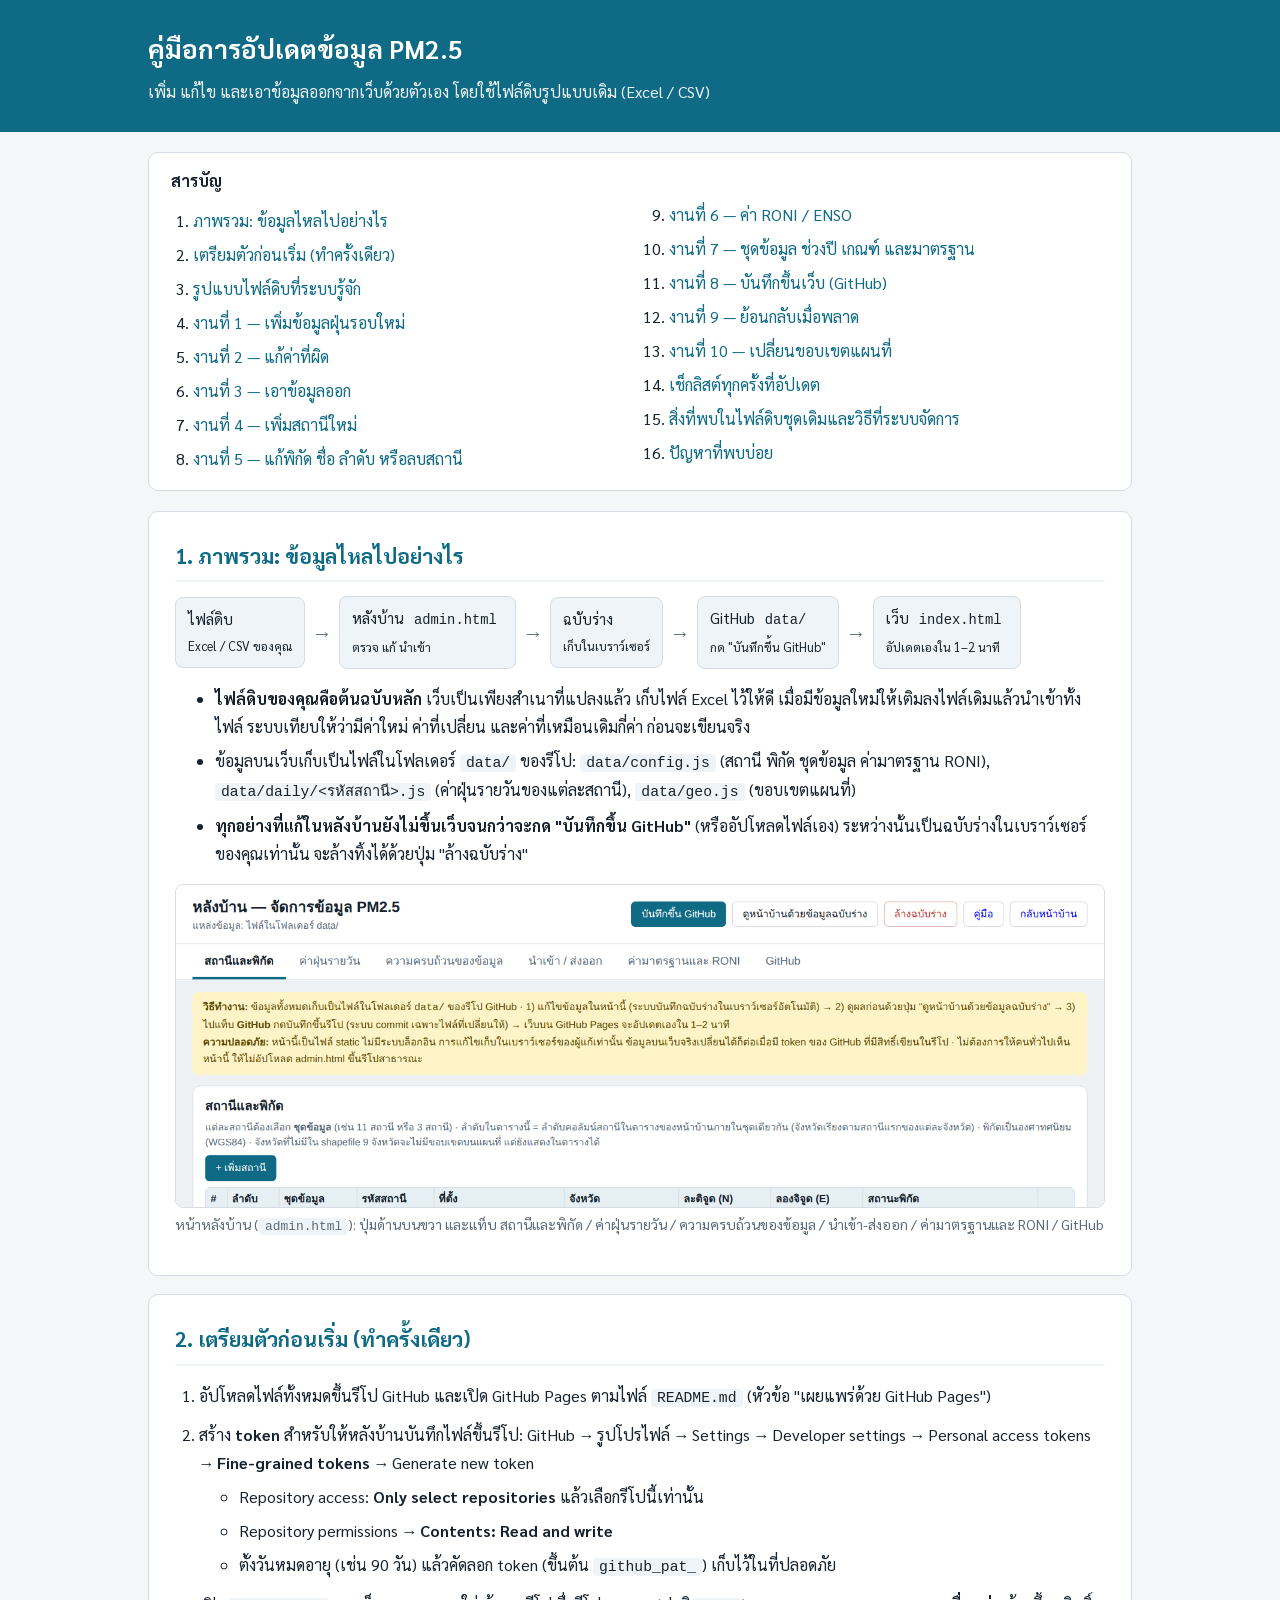
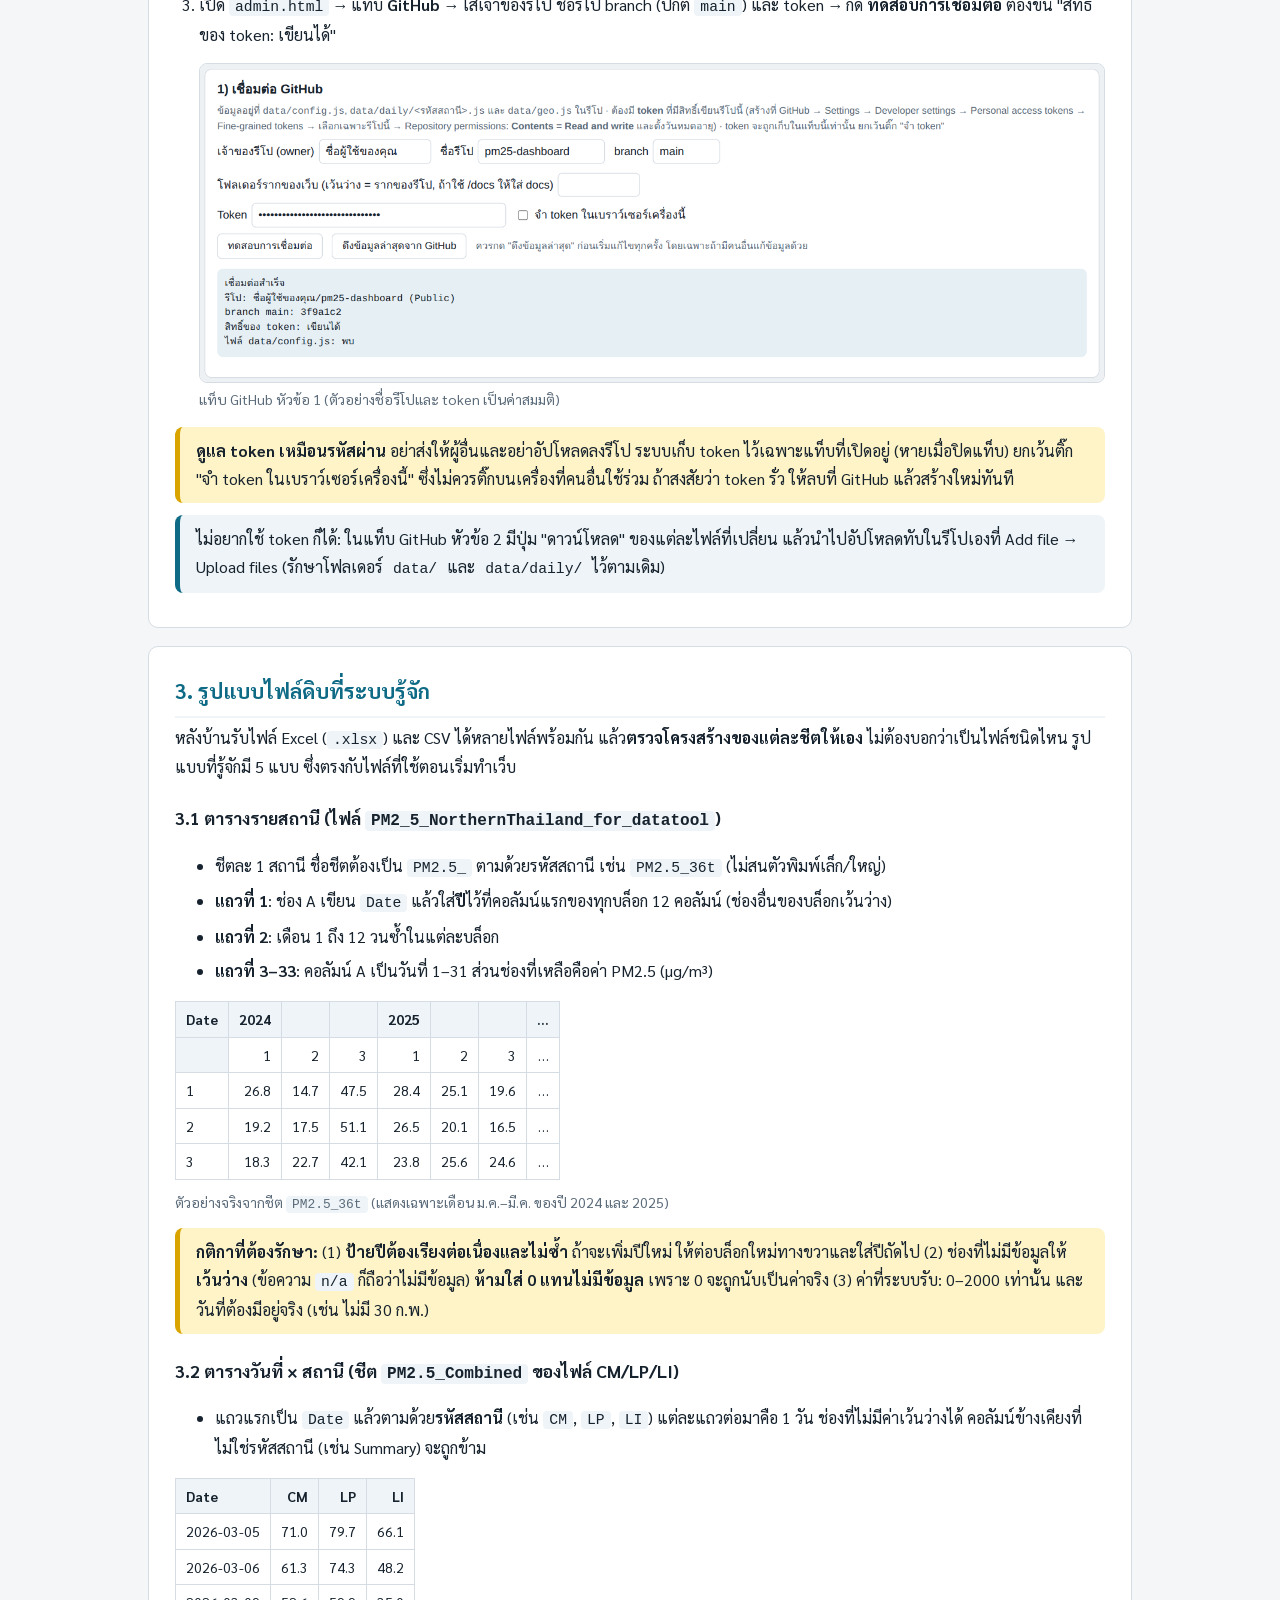
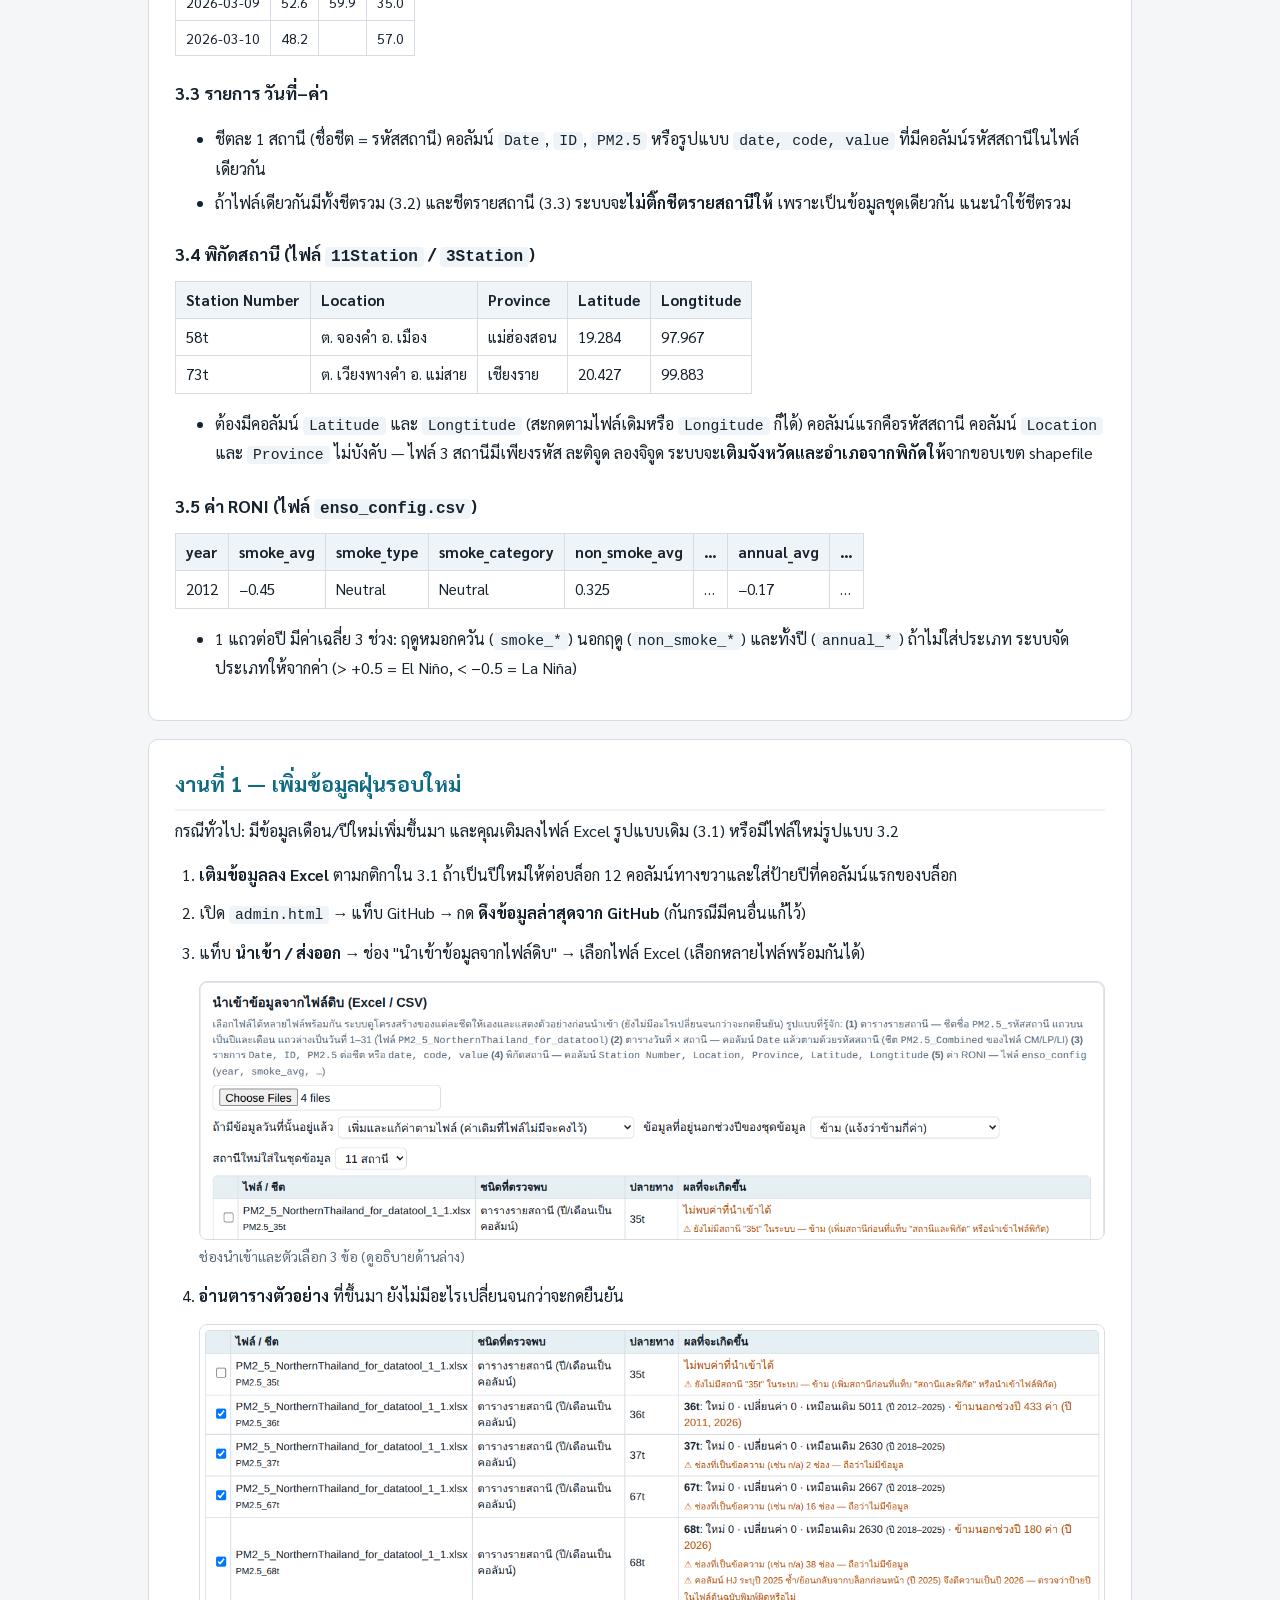
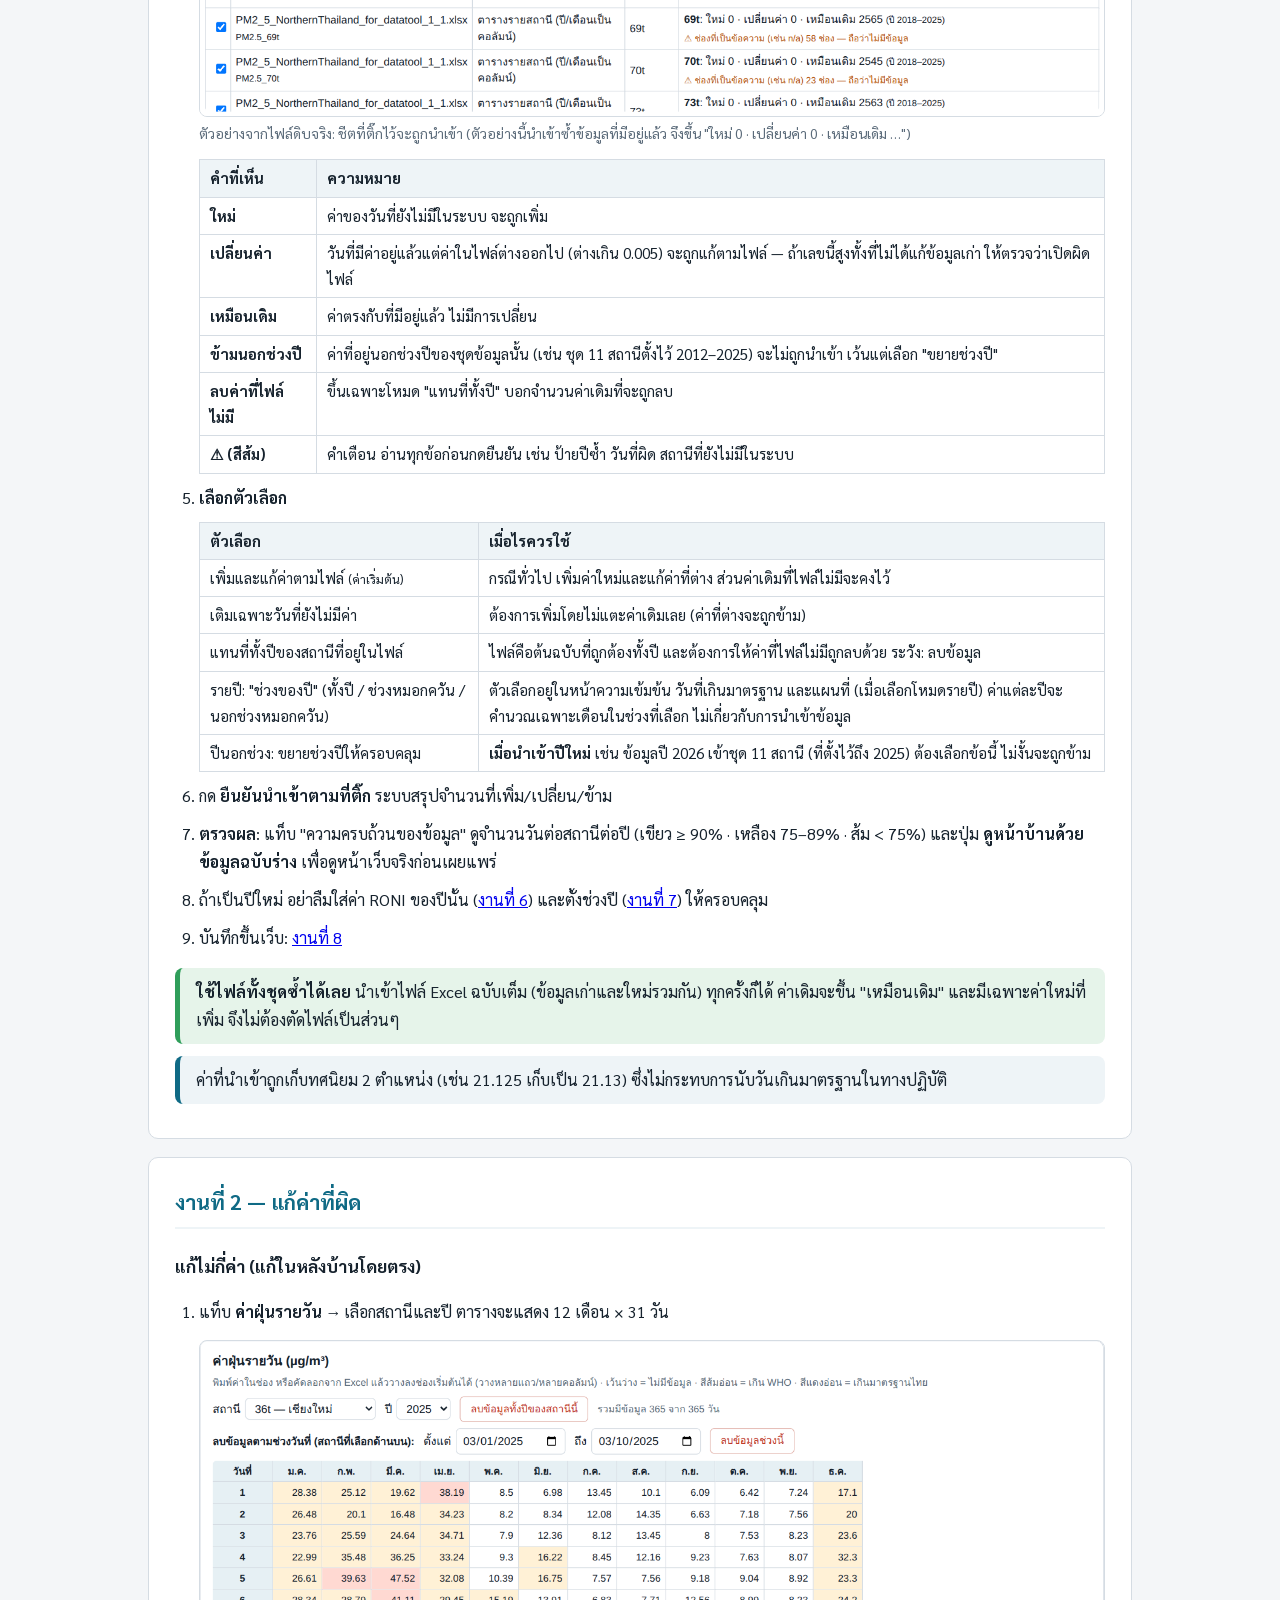
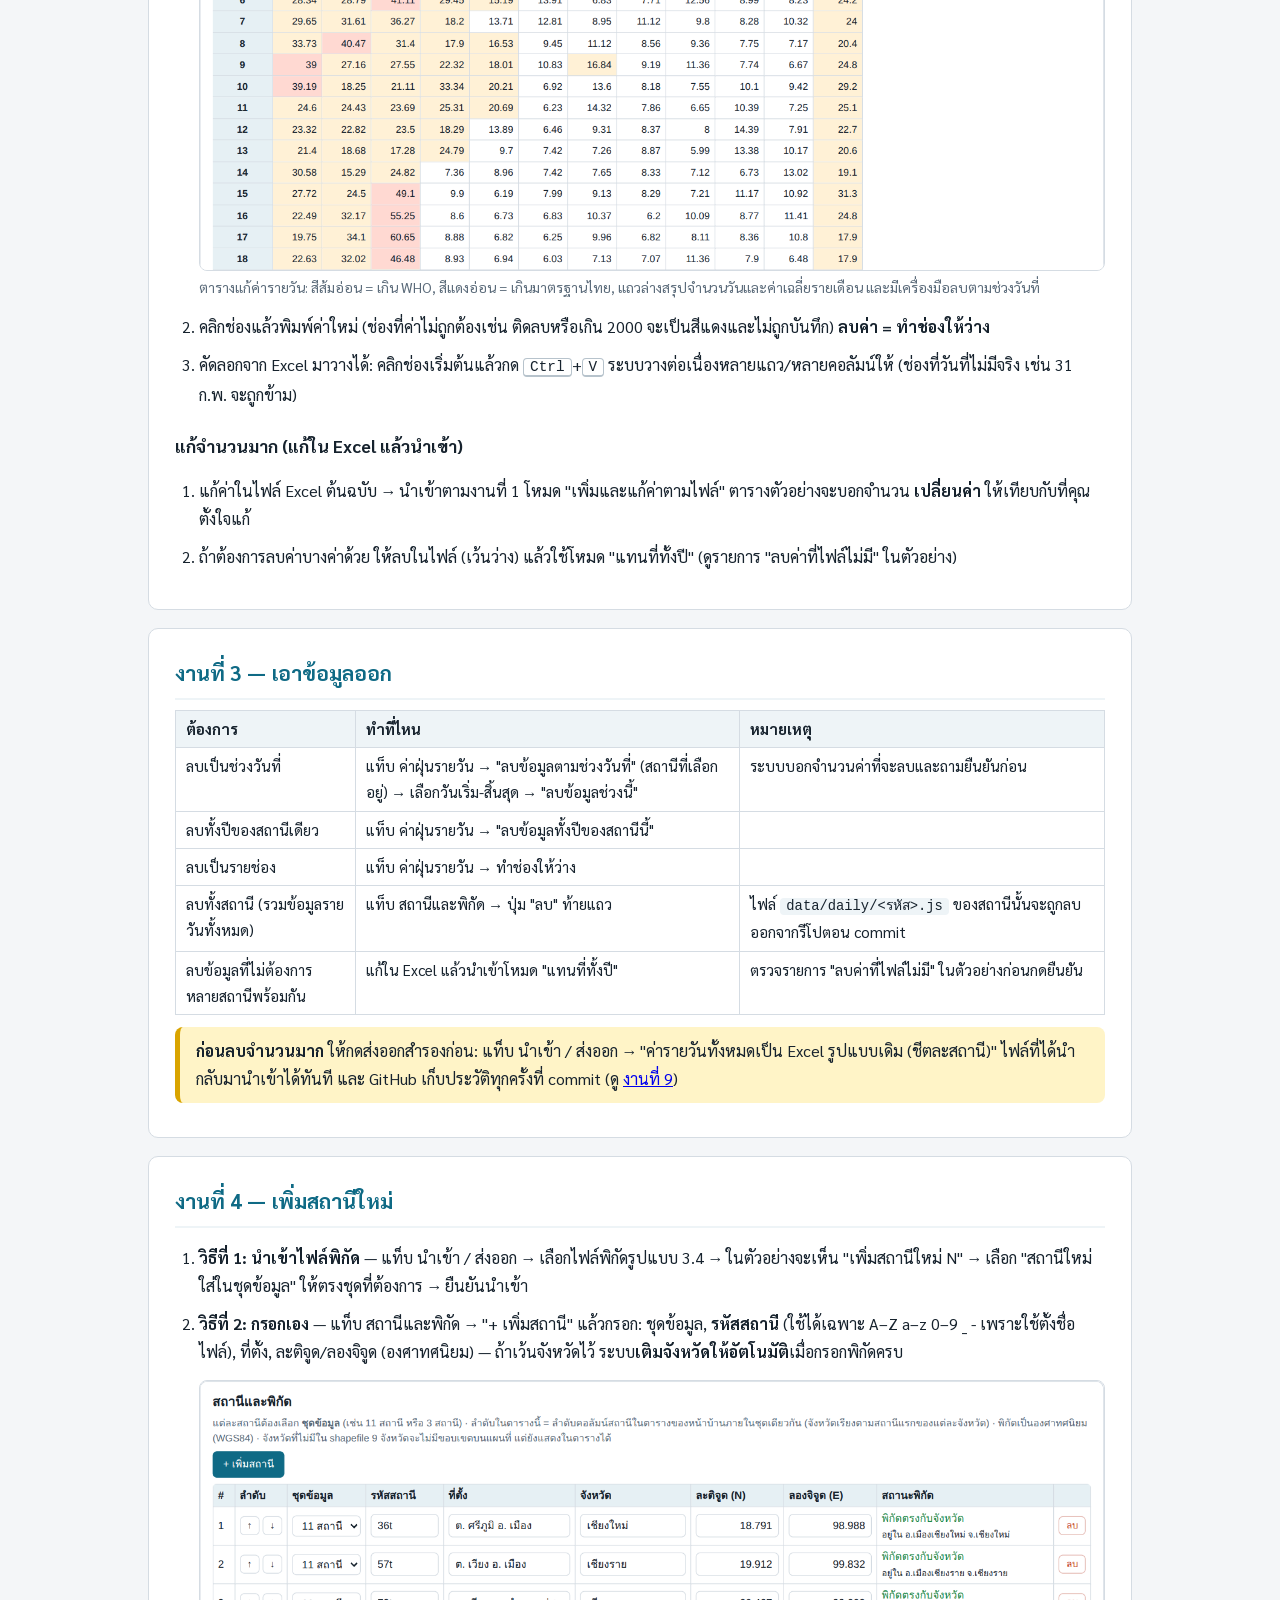
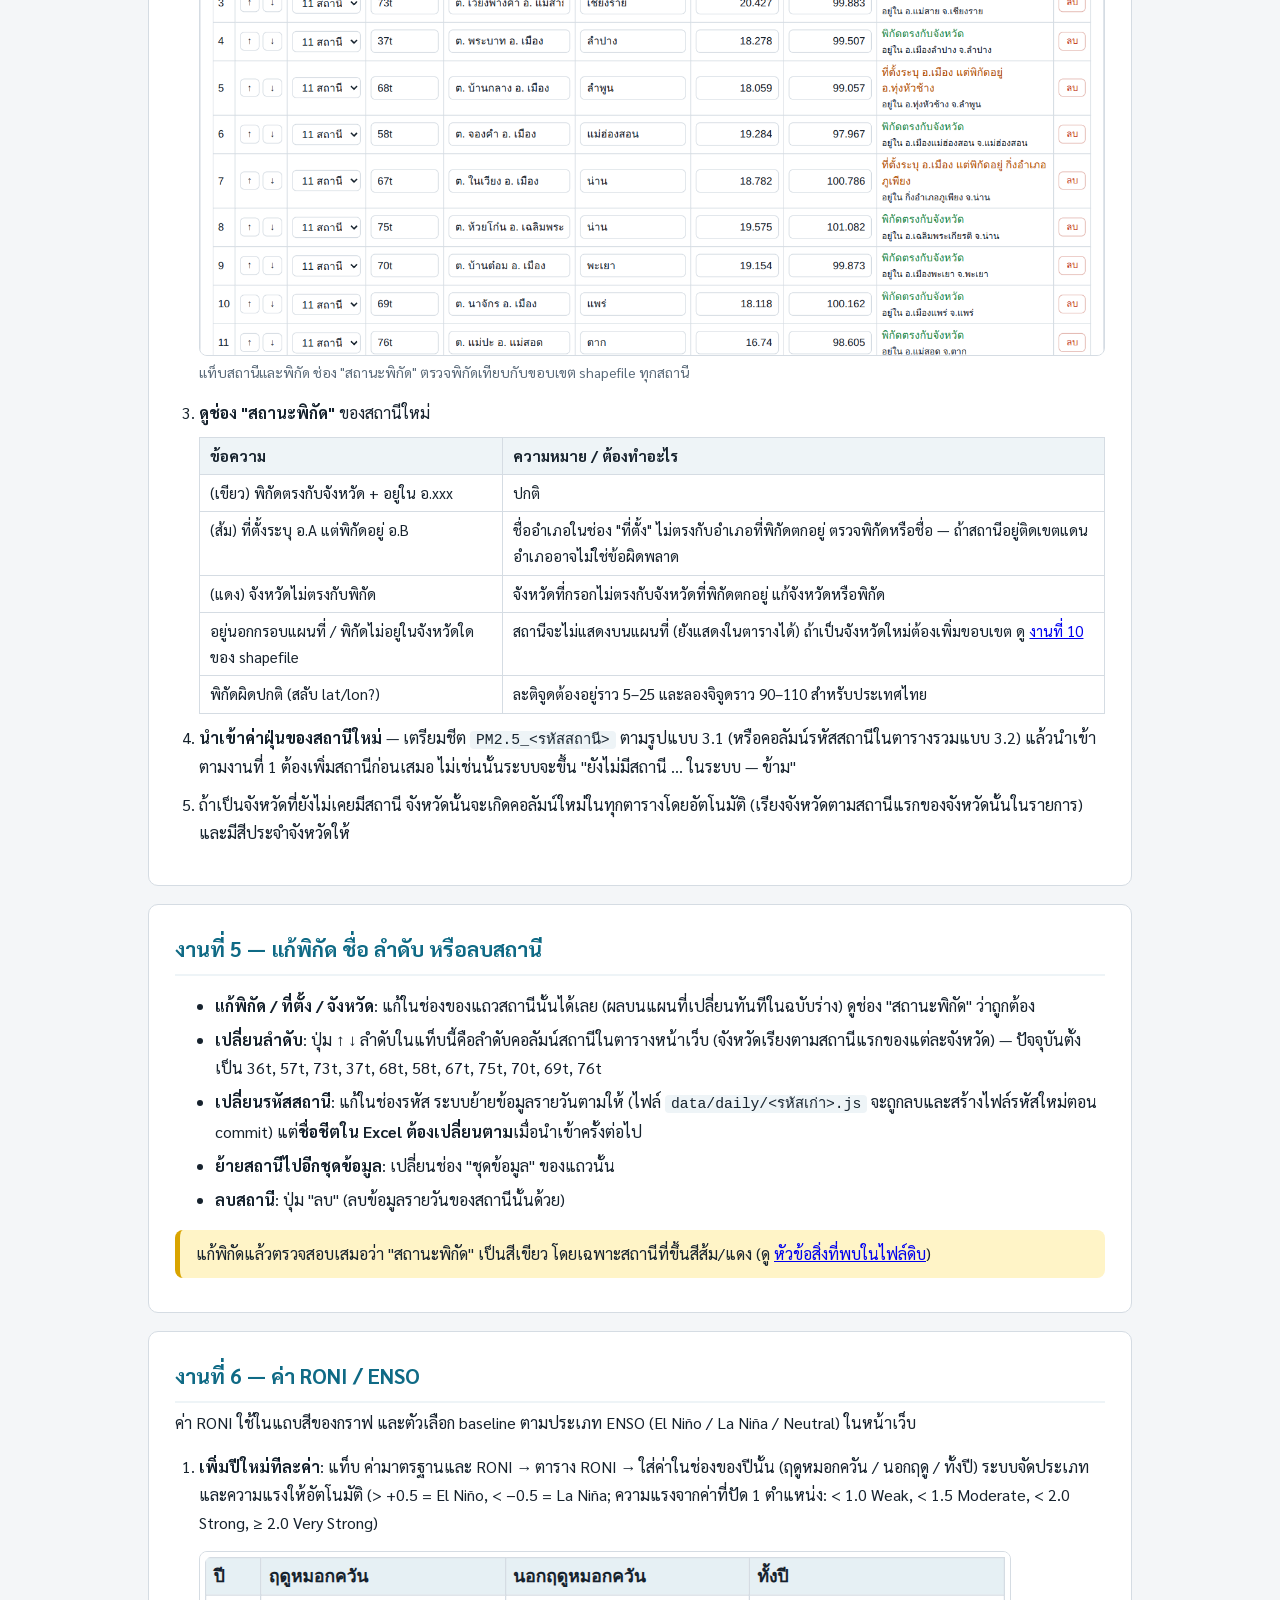
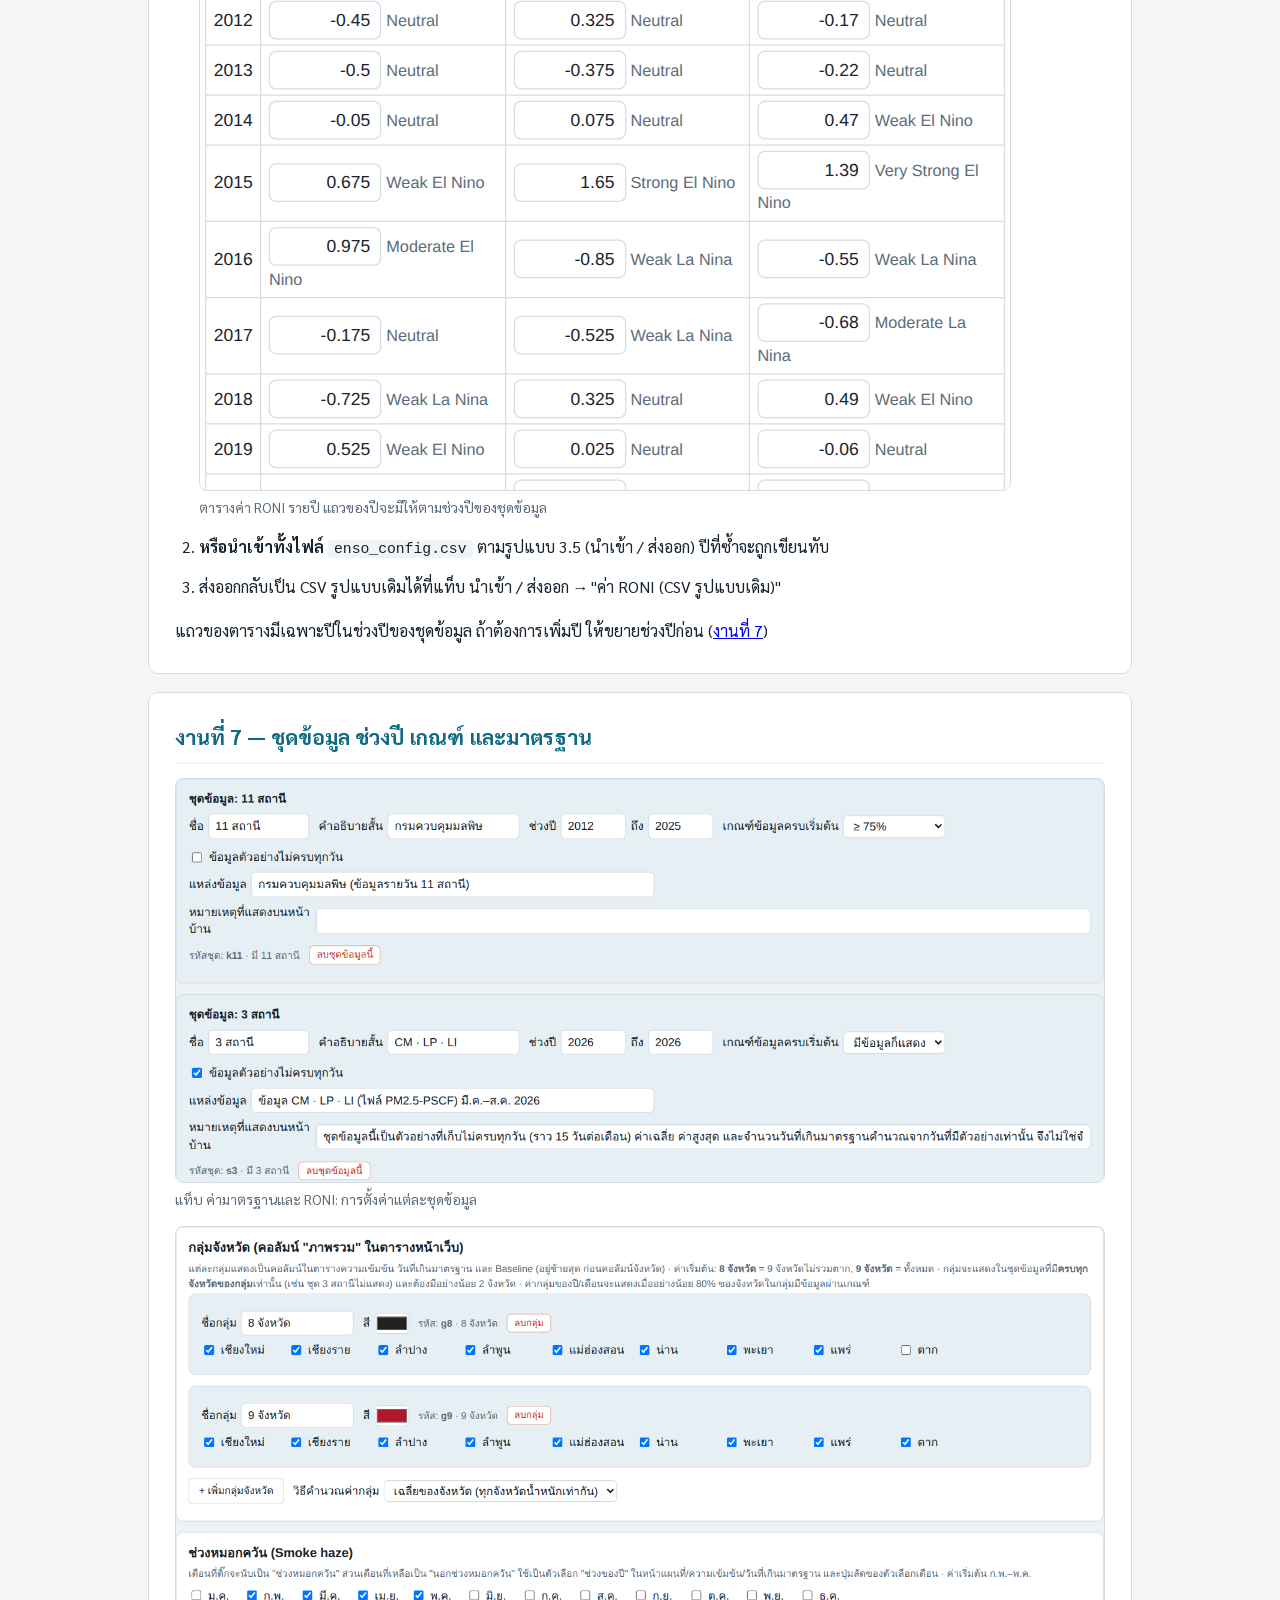
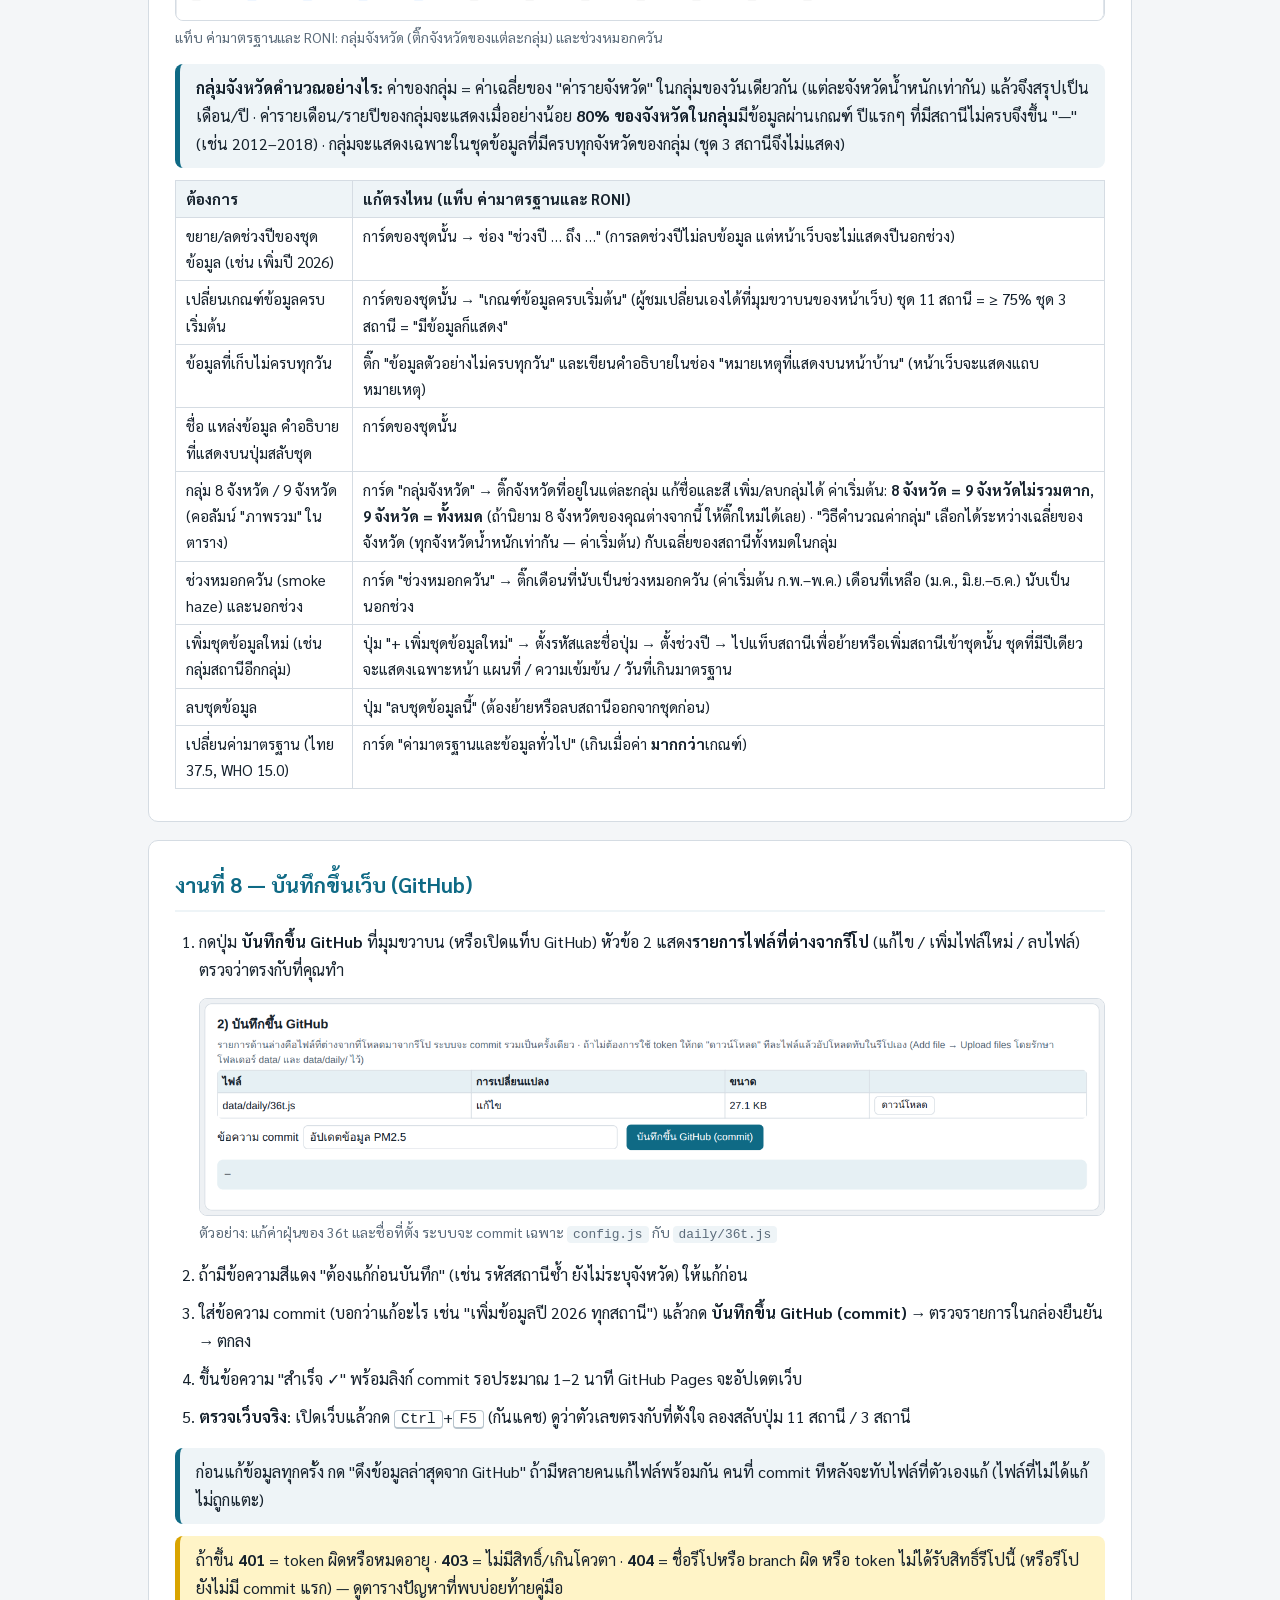
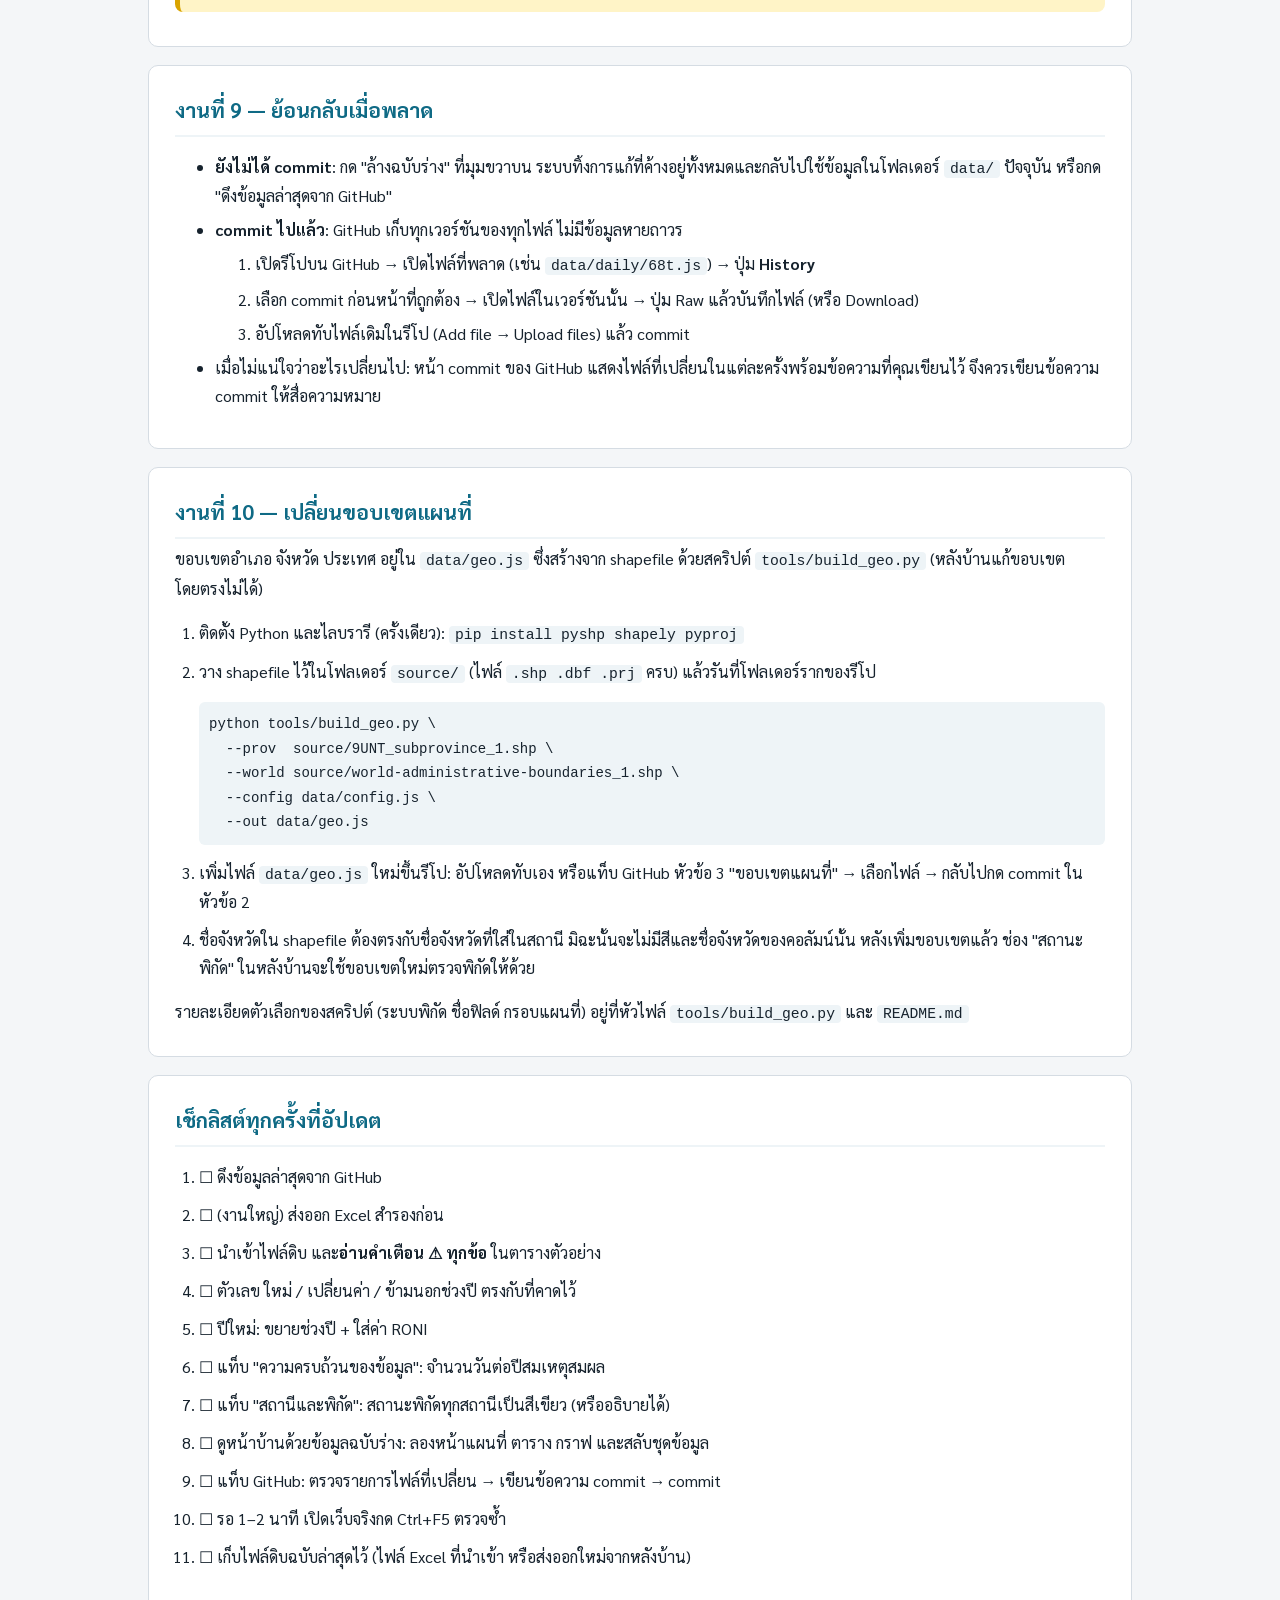
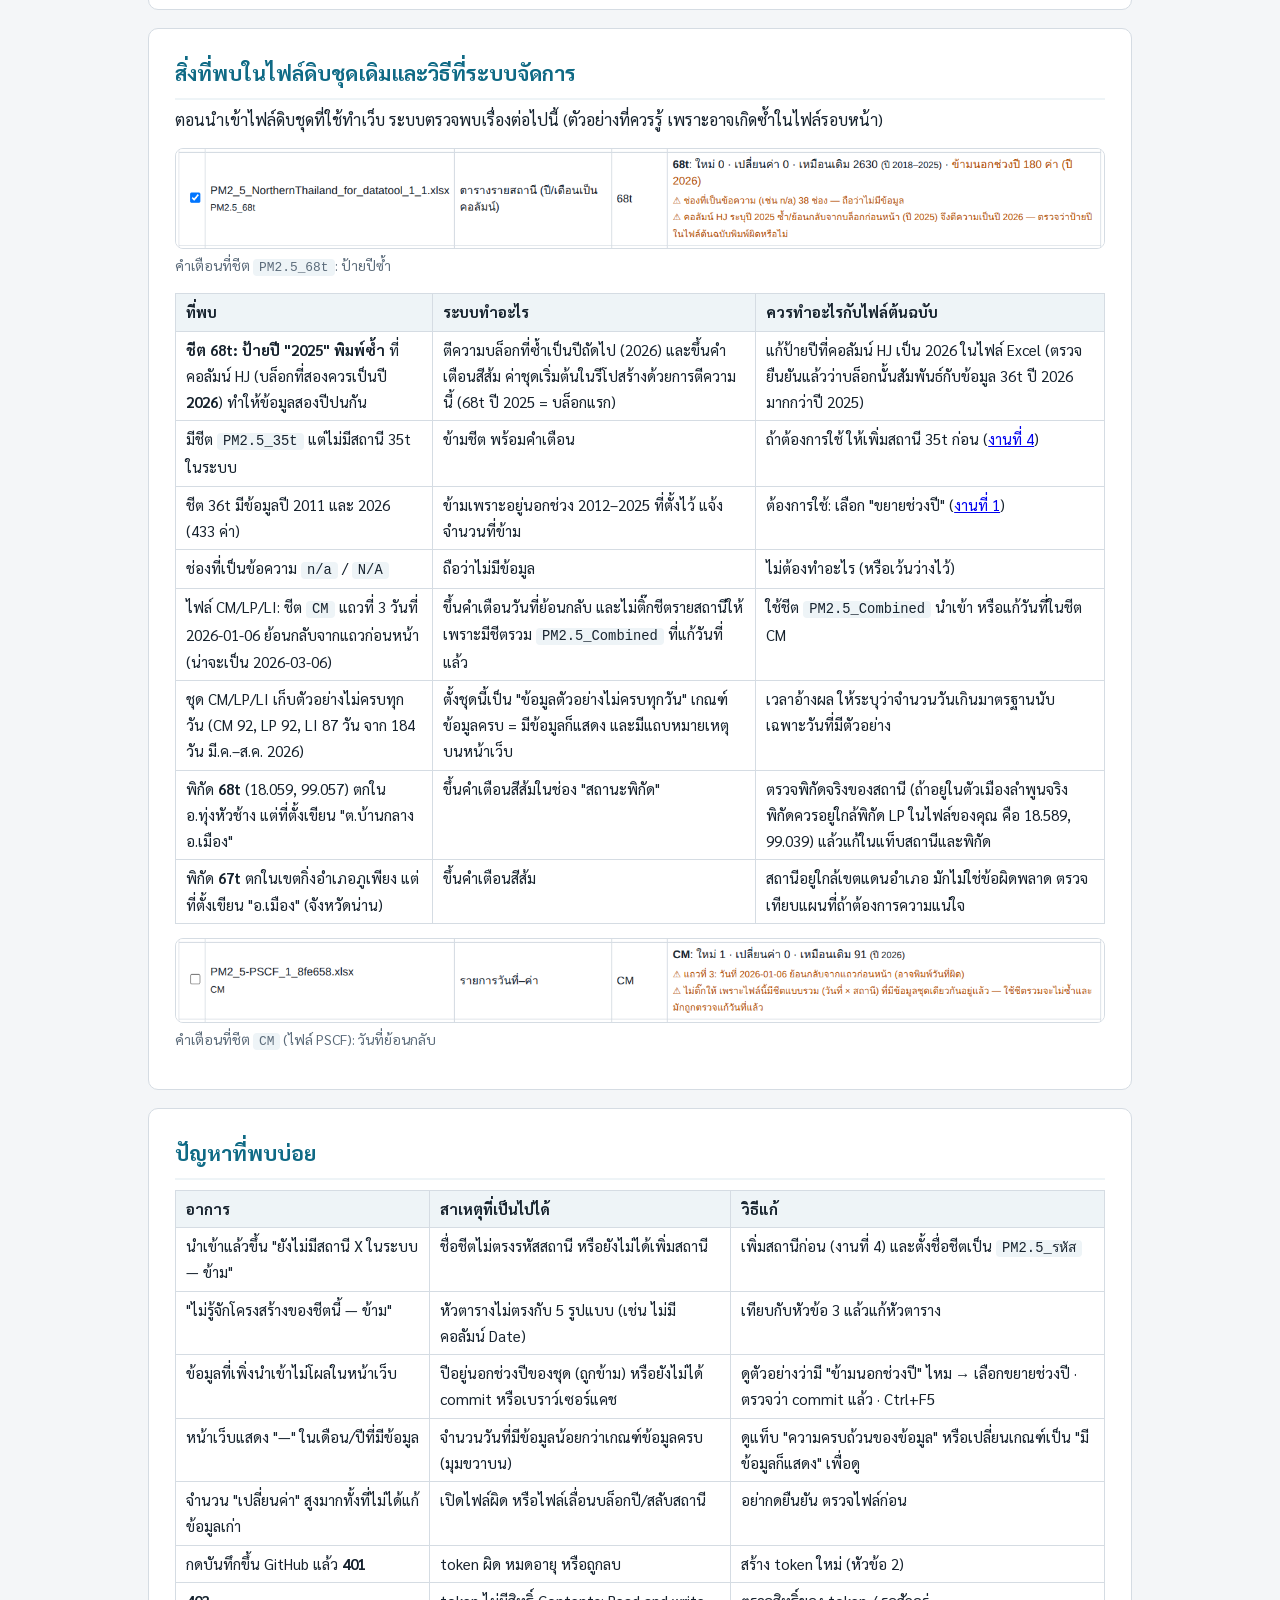
<file: pm25-dashboard/manual.html>
<!DOCTYPE html>
<html lang="th">
<head>
<meta charset="utf-8">
<meta name="viewport" content="width=device-width,initial-scale=1">
<title>คู่มือการอัปเดตข้อมูล — PM2.5 ภาคเหนือตอนบน</title>
<link href="https://fonts.googleapis.com/css2?family=Sarabun:wght@400;500;700&display=swap" rel="stylesheet">
<style>
:root{--ink:#16222d;--mute:#5b6b7a;--line:#d5dce3;--acc:#0f6a85;--soft:#eef4f7;--warn:#fff4c7;--bad:#fde8e4;--ok:#e6f4ea}
*{box-sizing:border-box}
body{margin:0;background:#f4f6f8;color:var(--ink);font:16px/1.75 'Sarabun','Noto Sans Thai',Tahoma,sans-serif}
header.top{background:var(--acc);color:#fff;padding:26px 22px}
header.top h1{margin:0;font-size:26px}
header.top p{margin:6px 0 0;opacity:.92}
.wrap{max-width:1020px;margin:0 auto;padding:0 18px}
nav.toc{background:#fff;border:1px solid var(--line);border-radius:10px;padding:14px 22px;margin:20px 0}
nav.toc b{display:block;margin-bottom:6px}
nav.toc ol{margin:0;padding-left:22px;columns:2;column-gap:36px}
nav.toc a{color:var(--acc);text-decoration:none}
nav.toc a:hover{text-decoration:underline}
section{background:#fff;border:1px solid var(--line);border-radius:10px;padding:8px 26px 22px;margin:18px 0}
h2{font-size:21px;margin:18px 0 6px;color:var(--acc);border-bottom:2px solid var(--soft);padding-bottom:6px}
h3{font-size:17.5px;margin:22px 0 4px}
h4{font-size:16px;margin:16px 0 2px}
p,li{margin:6px 0}
code{background:var(--soft);padding:1px 6px;border-radius:4px;font-size:.92em;font-family:'Consolas','Courier New',monospace}
kbd{background:#fff;border:1px solid #b7c3cc;border-bottom-width:2px;border-radius:4px;padding:0 6px;font-size:.9em}
.box{border-radius:8px;padding:10px 16px;margin:12px 0;border-left:5px solid}
.box.tip{background:var(--ok);border-color:#2f9e5a}
.box.warn{background:var(--warn);border-color:#d9a400}
.box.bad{background:var(--bad);border-color:#d23b30}
.box.info{background:var(--soft);border-color:var(--acc)}
.box p:first-child{margin-top:0}.box p:last-child{margin-bottom:0}
figure{margin:14px 0}
figure img{max-width:100%;border:1px solid var(--line);border-radius:8px;display:block}
figcaption{font-size:14px;color:var(--mute);margin-top:4px}
table{border-collapse:collapse;margin:10px 0;font-size:15px}
th,td{border:1px solid var(--line);padding:5px 10px;text-align:left;vertical-align:top}
th{background:var(--soft)}
table.sample td,table.sample th{text-align:right;font-variant-numeric:tabular-nums;font-size:14px}
table.sample th:first-child,table.sample td:first-child{text-align:left}
.flow{display:flex;flex-wrap:wrap;gap:8px;align-items:center;margin:14px 0}
.flow div{background:var(--soft);border:1px solid var(--line);border-radius:8px;padding:8px 12px;font-size:15px}
.flow span{color:var(--mute);font-size:20px}
ol.steps{padding-left:24px}
ol.steps>li{margin:10px 0}
.k{display:inline-block;background:var(--acc);color:#fff;border-radius:12px;padding:0 10px;font-size:13px;font-weight:700;margin-right:4px}
footer{text-align:center;color:var(--mute);font-size:14px;padding:20px 0 40px}
@media(max-width:700px){nav.toc ol{columns:1}section{padding:6px 14px 16px}}
@media print{body{background:#fff;font-size:12.5pt}header.top{background:#fff;color:#000;border-bottom:2px solid #000}section,nav.toc{border:0;padding-left:0;padding-right:0;break-inside:auto}figure,table,.box{break-inside:avoid}a{color:inherit;text-decoration:none}}
</style>
</head>
<body>
<header class="top"><div class="wrap">
  <h1>คู่มือการอัปเดตข้อมูล PM2.5</h1>
  <p>เพิ่ม แก้ไข และเอาข้อมูลออกจากเว็บด้วยตัวเอง โดยใช้ไฟล์ดิบรูปแบบเดิม (Excel / CSV)</p>
</div></header>

<div class="wrap">

<nav class="toc"><b>สารบัญ</b>
<ol>
  <li><a href="#s1">ภาพรวม: ข้อมูลไหลไปอย่างไร</a></li>
  <li><a href="#s2">เตรียมตัวก่อนเริ่ม (ทำครั้งเดียว)</a></li>
  <li><a href="#s3">รูปแบบไฟล์ดิบที่ระบบรู้จัก</a></li>
  <li><a href="#sA">งานที่ 1 — เพิ่มข้อมูลฝุ่นรอบใหม่</a></li>
  <li><a href="#sB">งานที่ 2 — แก้ค่าที่ผิด</a></li>
  <li><a href="#sC">งานที่ 3 — เอาข้อมูลออก</a></li>
  <li><a href="#sD">งานที่ 4 — เพิ่มสถานีใหม่</a></li>
  <li><a href="#sE">งานที่ 5 — แก้พิกัด ชื่อ ลำดับ หรือลบสถานี</a></li>
  <li><a href="#sF">งานที่ 6 — ค่า RONI / ENSO</a></li>
  <li><a href="#sG">งานที่ 7 — ชุดข้อมูล ช่วงปี เกณฑ์ และมาตรฐาน</a></li>
  <li><a href="#sH">งานที่ 8 — บันทึกขึ้นเว็บ (GitHub)</a></li>
  <li><a href="#sI">งานที่ 9 — ย้อนกลับเมื่อพลาด</a></li>
  <li><a href="#sJ">งานที่ 10 — เปลี่ยนขอบเขตแผนที่</a></li>
  <li><a href="#s4">เช็กลิสต์ทุกครั้งที่อัปเดต</a></li>
  <li><a href="#s5">สิ่งที่พบในไฟล์ดิบชุดเดิมและวิธีที่ระบบจัดการ</a></li>
  <li><a href="#s6">ปัญหาที่พบบ่อย</a></li>
</ol></nav>

<!-- ============ 1 ============ -->
<section id="s1">
<h2>1. ภาพรวม: ข้อมูลไหลไปอย่างไร</h2>
<div class="flow">
  <div>ไฟล์ดิบ<br><small>Excel / CSV ของคุณ</small></div><span>→</span>
  <div>หลังบ้าน <code>admin.html</code><br><small>ตรวจ แก้ นำเข้า</small></div><span>→</span>
  <div>ฉบับร่าง<br><small>เก็บในเบราว์เซอร์</small></div><span>→</span>
  <div>GitHub <code>data/</code><br><small>กด "บันทึกขึ้น GitHub"</small></div><span>→</span>
  <div>เว็บ <code>index.html</code><br><small>อัปเดตเองใน 1–2 นาที</small></div>
</div>
<ul>
  <li><b>ไฟล์ดิบของคุณคือต้นฉบับหลัก</b> เว็บเป็นเพียงสำเนาที่แปลงแล้ว เก็บไฟล์ Excel ไว้ให้ดี เมื่อมีข้อมูลใหม่ให้เติมลงไฟล์เดิมแล้วนำเข้าทั้งไฟล์ ระบบเทียบให้ว่ามีค่าใหม่ ค่าที่เปลี่ยน และค่าที่เหมือนเดิมกี่ค่า ก่อนจะเขียนจริง</li>
  <li>ข้อมูลบนเว็บเก็บเป็นไฟล์ในโฟลเดอร์ <code>data/</code> ของรีโป: <code>data/config.js</code> (สถานี พิกัด ชุดข้อมูล ค่ามาตรฐาน RONI), <code>data/daily/&lt;รหัสสถานี&gt;.js</code> (ค่าฝุ่นรายวันของแต่ละสถานี), <code>data/geo.js</code> (ขอบเขตแผนที่)</li>
  <li><b>ทุกอย่างที่แก้ในหลังบ้านยังไม่ขึ้นเว็บจนกว่าจะกด "บันทึกขึ้น GitHub"</b> (หรืออัปโหลดไฟล์เอง) ระหว่างนั้นเป็นฉบับร่างในเบราว์เซอร์ของคุณเท่านั้น จะล้างทิ้งได้ด้วยปุ่ม "ล้างฉบับร่าง"</li>
</ul>
<figure><img src="docs/img/01-admin-overview.png" alt="หน้าหลังบ้าน">
<figcaption>หน้าหลังบ้าน (<code>admin.html</code>): ปุ่มด้านบนขวา และแท็บ สถานีและพิกัด / ค่าฝุ่นรายวัน / ความครบถ้วนของข้อมูล / นำเข้า-ส่งออก / ค่ามาตรฐานและ RONI / GitHub</figcaption></figure>
</section>

<!-- ============ 2 ============ -->
<section id="s2">
<h2>2. เตรียมตัวก่อนเริ่ม (ทำครั้งเดียว)</h2>
<ol class="steps">
  <li>อัปโหลดไฟล์ทั้งหมดขึ้นรีโป GitHub และเปิด GitHub Pages ตามไฟล์ <code>README.md</code> (หัวข้อ "เผยแพร่ด้วย GitHub Pages")</li>
  <li>สร้าง <b>token</b> สำหรับให้หลังบ้านบันทึกไฟล์ขึ้นรีโป: GitHub → รูปโปรไฟล์ → Settings → Developer settings → Personal access tokens → <b>Fine-grained tokens</b> → Generate new token
    <ul><li>Repository access: <b>Only select repositories</b> แล้วเลือกรีโปนี้เท่านั้น</li>
    <li>Repository permissions → <b>Contents: Read and write</b></li>
    <li>ตั้งวันหมดอายุ (เช่น 90 วัน) แล้วคัดลอก token (ขึ้นต้น <code>github_pat_</code>) เก็บไว้ในที่ปลอดภัย</li></ul></li>
  <li>เปิด <code>admin.html</code> → แท็บ <b>GitHub</b> → ใส่เจ้าของรีโป ชื่อรีโป branch (ปกติ <code>main</code>) และ token → กด <b>ทดสอบการเชื่อมต่อ</b> ต้องขึ้น "สิทธิ์ของ token: เขียนได้"
    <figure><img src="docs/img/07-github-connect.png" alt="แท็บ GitHub"><figcaption>แท็บ GitHub หัวข้อ 1 (ตัวอย่างชื่อรีโปและ token เป็นค่าสมมติ)</figcaption></figure></li>
</ol>
<div class="box warn"><p><b>ดูแล token เหมือนรหัสผ่าน</b> อย่าส่งให้ผู้อื่นและอย่าอัปโหลดลงรีโป ระบบเก็บ token ไว้เฉพาะแท็บที่เปิดอยู่ (หายเมื่อปิดแท็บ) ยกเว้นติ๊ก "จำ token ในเบราว์เซอร์เครื่องนี้" ซึ่งไม่ควรติ๊กบนเครื่องที่คนอื่นใช้ร่วม ถ้าสงสัยว่า token รั่ว ให้ลบที่ GitHub แล้วสร้างใหม่ทันที</p></div>
<div class="box info"><p>ไม่อยากใช้ token ก็ได้: ในแท็บ GitHub หัวข้อ 2 มีปุ่ม "ดาวน์โหลด" ของแต่ละไฟล์ที่เปลี่ยน แล้วนำไปอัปโหลดทับในรีโปเองที่ Add file → Upload files (รักษาโฟลเดอร์ <code>data/</code> และ <code>data/daily/</code> ไว้ตามเดิม)</p></div>
</section>

<!-- ============ 3 ============ -->
<section id="s3">
<h2>3. รูปแบบไฟล์ดิบที่ระบบรู้จัก</h2>
<p>หลังบ้านรับไฟล์ Excel (<code>.xlsx</code>) และ CSV ได้หลายไฟล์พร้อมกัน แล้ว<b>ตรวจโครงสร้างของแต่ละชีตให้เอง</b> ไม่ต้องบอกว่าเป็นไฟล์ชนิดไหน รูปแบบที่รู้จักมี 5 แบบ ซึ่งตรงกับไฟล์ที่ใช้ตอนเริ่มทำเว็บ</p>

<h3>3.1 ตารางรายสถานี (ไฟล์ <code>PM2_5_NorthernThailand_for_datatool</code>)</h3>
<ul>
  <li>ชีตละ 1 สถานี ชื่อชีตต้องเป็น <code>PM2.5_</code> ตามด้วยรหัสสถานี เช่น <code>PM2.5_36t</code> (ไม่สนตัวพิมพ์เล็ก/ใหญ่)</li>
  <li><b>แถวที่ 1</b>: ช่อง A เขียน <code>Date</code> แล้วใส่<b>ปี</b>ไว้ที่คอลัมน์แรกของทุกบล็อก 12 คอลัมน์ (ช่องอื่นของบล็อกเว้นว่าง)</li>
  <li><b>แถวที่ 2</b>: เดือน 1 ถึง 12 วนซ้ำในแต่ละบล็อก</li>
  <li><b>แถวที่ 3–33</b>: คอลัมน์ A เป็นวันที่ 1–31 ส่วนช่องที่เหลือคือค่า PM2.5 (µg/m³)</li>
</ul>
<table class="sample"><tr><th>Date</th><th>2024</th><th></th><th></th><th>2025</th><th></th><th></th><th>…</th></tr>
<tr><th></th><td>1</td><td>2</td><td>3</td><td>1</td><td>2</td><td>3</td><td>…</td></tr>
<tr><td>1</td><td>26.8</td><td>14.7</td><td>47.5</td><td>28.4</td><td>25.1</td><td>19.6</td><td>…</td></tr>
<tr><td>2</td><td>19.2</td><td>17.5</td><td>51.1</td><td>26.5</td><td>20.1</td><td>16.5</td><td>…</td></tr>
<tr><td>3</td><td>18.3</td><td>22.7</td><td>42.1</td><td>23.8</td><td>25.6</td><td>24.6</td><td>…</td></tr></table>
<p style="font-size:14px;color:var(--mute)">ตัวอย่างจริงจากชีต <code>PM2.5_36t</code> (แสดงเฉพาะเดือน ม.ค.–มี.ค. ของปี 2024 และ 2025)</p>
<div class="box warn"><p><b>กติกาที่ต้องรักษา:</b> (1) <b>ป้ายปีต้องเรียงต่อเนื่องและไม่ซ้ำ</b> ถ้าจะเพิ่มปีใหม่ ให้ต่อบล็อกใหม่ทางขวาและใส่ปีถัดไป (2) ช่องที่ไม่มีข้อมูลให้<b>เว้นว่าง</b> (ข้อความ <code>n/a</code> ก็ถือว่าไม่มีข้อมูล) <b>ห้ามใส่ 0 แทนไม่มีข้อมูล</b> เพราะ 0 จะถูกนับเป็นค่าจริง (3) ค่าที่ระบบรับ: 0–2000 เท่านั้น และวันที่ต้องมีอยู่จริง (เช่น ไม่มี 30 ก.พ.)</p></div>

<h3>3.2 ตารางวันที่ × สถานี (ชีต <code>PM2.5_Combined</code> ของไฟล์ CM/LP/LI)</h3>
<ul><li>แถวแรกเป็น <code>Date</code> แล้วตามด้วย<b>รหัสสถานี</b> (เช่น <code>CM</code>, <code>LP</code>, <code>LI</code>) แต่ละแถวต่อมาคือ 1 วัน ช่องที่ไม่มีค่าเว้นว่างได้ คอลัมน์ข้างเคียงที่ไม่ใช่รหัสสถานี (เช่น Summary) จะถูกข้าม</li></ul>
<table class="sample"><tr><th>Date</th><th>CM</th><th>LP</th><th>LI</th></tr>
<tr><td>2026-03-05</td><td>71.0</td><td>79.7</td><td>66.1</td></tr>
<tr><td>2026-03-06</td><td>61.3</td><td>74.3</td><td>48.2</td></tr>
<tr><td>2026-03-09</td><td>52.6</td><td>59.9</td><td>35.0</td></tr>
<tr><td>2026-03-10</td><td>48.2</td><td></td><td>57.0</td></tr></table>

<h3>3.3 รายการ วันที่–ค่า</h3>
<ul><li>ชีตละ 1 สถานี (ชื่อชีต = รหัสสถานี) คอลัมน์ <code>Date</code>, <code>ID</code>, <code>PM2.5</code> หรือรูปแบบ <code>date, code, value</code> ที่มีคอลัมน์รหัสสถานีในไฟล์เดียวกัน</li>
<li>ถ้าไฟล์เดียวกันมีทั้งชีตรวม (3.2) และชีตรายสถานี (3.3) ระบบจะ<b>ไม่ติ๊กชีตรายสถานีให้</b> เพราะเป็นข้อมูลชุดเดียวกัน แนะนำใช้ชีตรวม</li></ul>

<h3>3.4 พิกัดสถานี (ไฟล์ <code>11Station</code> / <code>3Station</code>)</h3>
<table><tr><th>Station Number</th><th>Location</th><th>Province</th><th>Latitude</th><th>Longtitude</th></tr>
<tr><td>58t</td><td>ต. จองคำ อ. เมือง</td><td>แม่ฮ่องสอน</td><td>19.284</td><td>97.967</td></tr>
<tr><td>73t</td><td>ต. เวียงพางคำ อ. แม่สาย</td><td>เชียงราย</td><td>20.427</td><td>99.883</td></tr></table>
<ul><li>ต้องมีคอลัมน์ <code>Latitude</code> และ <code>Longtitude</code> (สะกดตามไฟล์เดิมหรือ <code>Longitude</code> ก็ได้) คอลัมน์แรกคือรหัสสถานี คอลัมน์ <code>Location</code> และ <code>Province</code> ไม่บังคับ — ไฟล์ 3 สถานีมีเพียงรหัส ละติจูด ลองจิจูด ระบบจะ<b>เติมจังหวัดและอำเภอจากพิกัดให้</b>จากขอบเขต shapefile</li></ul>

<h3>3.5 ค่า RONI (ไฟล์ <code>enso_config.csv</code>)</h3>
<table><tr><th>year</th><th>smoke_avg</th><th>smoke_type</th><th>smoke_category</th><th>non_smoke_avg</th><th>…</th><th>annual_avg</th><th>…</th></tr>
<tr><td>2012</td><td>−0.45</td><td>Neutral</td><td>Neutral</td><td>0.325</td><td>…</td><td>−0.17</td><td>…</td></tr></table>
<ul><li>1 แถวต่อปี มีค่าเฉลี่ย 3 ช่วง: ฤดูหมอกควัน (<code>smoke_*</code>) นอกฤดู (<code>non_smoke_*</code>) และทั้งปี (<code>annual_*</code>) ถ้าไม่ใส่ประเภท ระบบจัดประเภทให้จากค่า (&gt; +0.5 = El Niño, &lt; −0.5 = La Niña)</li></ul>
</section>

<!-- ============ A ============ -->
<section id="sA">
<h2>งานที่ 1 — เพิ่มข้อมูลฝุ่นรอบใหม่</h2>
<p>กรณีทั่วไป: มีข้อมูลเดือน/ปีใหม่เพิ่มขึ้นมา และคุณเติมลงไฟล์ Excel รูปแบบเดิม (3.1) หรือมีไฟล์ใหม่รูปแบบ 3.2</p>
<ol class="steps">
  <li><b>เติมข้อมูลลง Excel</b> ตามกติกาใน 3.1 ถ้าเป็นปีใหม่ให้ต่อบล็อก 12 คอลัมน์ทางขวาและใส่ป้ายปีที่คอลัมน์แรกของบล็อก</li>
  <li>เปิด <code>admin.html</code> → แท็บ GitHub → กด <b>ดึงข้อมูลล่าสุดจาก GitHub</b> (กันกรณีมีคนอื่นแก้ไว้)</li>
  <li>แท็บ <b>นำเข้า / ส่งออก</b> → ช่อง "นำเข้าข้อมูลจากไฟล์ดิบ" → เลือกไฟล์ Excel (เลือกหลายไฟล์พร้อมกันได้)
    <figure><img src="docs/img/02-import-options.png" alt="ตัวเลือกการนำเข้า"><figcaption>ช่องนำเข้าและตัวเลือก 3 ข้อ (ดูอธิบายด้านล่าง)</figcaption></figure></li>
  <li><b>อ่านตารางตัวอย่าง</b> ที่ขึ้นมา ยังไม่มีอะไรเปลี่ยนจนกว่าจะกดยืนยัน
    <figure><img src="docs/img/03-import-preview.png" alt="ตารางตัวอย่างก่อนนำเข้า"><figcaption>ตัวอย่างจากไฟล์ดิบจริง: ชีตที่ติ๊กไว้จะถูกนำเข้า (ตัวอย่างนี้นำเข้าซ้ำข้อมูลที่มีอยู่แล้ว จึงขึ้น "ใหม่ 0 · เปลี่ยนค่า 0 · เหมือนเดิม …")</figcaption></figure>
    <table><tr><th>คำที่เห็น</th><th>ความหมาย</th></tr>
      <tr><td><b>ใหม่</b></td><td>ค่าของวันที่ยังไม่มีในระบบ จะถูกเพิ่ม</td></tr>
      <tr><td><b>เปลี่ยนค่า</b></td><td>วันที่มีค่าอยู่แล้วแต่ค่าในไฟล์ต่างออกไป (ต่างเกิน 0.005) จะถูกแก้ตามไฟล์ — ถ้าเลขนี้สูงทั้งที่ไม่ได้แก้ข้อมูลเก่า ให้ตรวจว่าเปิดผิดไฟล์</td></tr>
      <tr><td><b>เหมือนเดิม</b></td><td>ค่าตรงกับที่มีอยู่แล้ว ไม่มีการเปลี่ยน</td></tr>
      <tr><td><b>ข้ามนอกช่วงปี</b></td><td>ค่าที่อยู่นอกช่วงปีของชุดข้อมูลนั้น (เช่น ชุด 11 สถานีตั้งไว้ 2012–2025) จะไม่ถูกนำเข้า เว้นแต่เลือก "ขยายช่วงปี"</td></tr>
      <tr><td><b>ลบค่าที่ไฟล์ไม่มี</b></td><td>ขึ้นเฉพาะโหมด "แทนที่ทั้งปี" บอกจำนวนค่าเดิมที่จะถูกลบ</td></tr>
      <tr><td><b>⚠ (สีส้ม)</b></td><td>คำเตือน อ่านทุกข้อก่อนกดยืนยัน เช่น ป้ายปีซ้ำ วันที่ผิด สถานีที่ยังไม่มีในระบบ</td></tr></table></li>
  <li><b>เลือกตัวเลือก</b>
    <table><tr><th>ตัวเลือก</th><th>เมื่อไรควรใช้</th></tr>
      <tr><td>เพิ่มและแก้ค่าตามไฟล์ <small>(ค่าเริ่มต้น)</small></td><td>กรณีทั่วไป เพิ่มค่าใหม่และแก้ค่าที่ต่าง ส่วนค่าเดิมที่ไฟล์ไม่มีจะคงไว้</td></tr>
      <tr><td>เติมเฉพาะวันที่ยังไม่มีค่า</td><td>ต้องการเพิ่มโดยไม่แตะค่าเดิมเลย (ค่าที่ต่างจะถูกข้าม)</td></tr>
      <tr><td>แทนที่ทั้งปีของสถานีที่อยู่ในไฟล์</td><td>ไฟล์คือต้นฉบับที่ถูกต้องทั้งปี และต้องการให้ค่าที่ไฟล์ไม่มีถูกลบด้วย ระวัง: ลบข้อมูล</td></tr>
      <tr><td>รายปี: "ช่วงของปี" (ทั้งปี / ช่วงหมอกควัน / นอกช่วงหมอกควัน)</td><td>ตัวเลือกอยู่ในหน้าความเข้มข้น วันที่เกินมาตรฐาน และแผนที่ (เมื่อเลือกโหมดรายปี) ค่าแต่ละปีจะคำนวณเฉพาะเดือนในช่วงที่เลือก ไม่เกี่ยวกับการนำเข้าข้อมูล</td></tr>
      <tr><td>ปีนอกช่วง: ขยายช่วงปีให้ครอบคลุม</td><td><b>เมื่อนำเข้าปีใหม่</b> เช่น ข้อมูลปี 2026 เข้าชุด 11 สถานี (ที่ตั้งไว้ถึง 2025) ต้องเลือกข้อนี้ ไม่งั้นจะถูกข้าม</td></tr></table></li>
  <li>กด <b>ยืนยันนำเข้าตามที่ติ๊ก</b> ระบบสรุปจำนวนที่เพิ่ม/เปลี่ยน/ข้าม</li>
  <li><b>ตรวจผล</b>: แท็บ "ความครบถ้วนของข้อมูล" ดูจำนวนวันต่อสถานีต่อปี (เขียว ≥ 90% · เหลือง 75–89% · ส้ม &lt; 75%) และปุ่ม <b>ดูหน้าบ้านด้วยข้อมูลฉบับร่าง</b> เพื่อดูหน้าเว็บจริงก่อนเผยแพร่</li>
  <li>ถ้าเป็นปีใหม่ อย่าลืมใส่ค่า RONI ของปีนั้น (<a href="#sF">งานที่ 6</a>) และตั้งช่วงปี (<a href="#sG">งานที่ 7</a>) ให้ครอบคลุม</li>
  <li>บันทึกขึ้นเว็บ: <a href="#sH">งานที่ 8</a></li>
</ol>
<div class="box tip"><p><b>ใช้ไฟล์ทั้งชุดซ้ำได้เลย</b> นำเข้าไฟล์ Excel ฉบับเต็ม (ข้อมูลเก่าและใหม่รวมกัน) ทุกครั้งก็ได้ ค่าเดิมจะขึ้น "เหมือนเดิม" และมีเฉพาะค่าใหม่ที่เพิ่ม จึงไม่ต้องตัดไฟล์เป็นส่วนๆ</p></div>
<div class="box info"><p>ค่าที่นำเข้าถูกเก็บทศนิยม 2 ตำแหน่ง (เช่น 21.125 เก็บเป็น 21.13) ซึ่งไม่กระทบการนับวันเกินมาตรฐานในทางปฏิบัติ</p></div>
</section>

<!-- ============ B ============ -->
<section id="sB">
<h2>งานที่ 2 — แก้ค่าที่ผิด</h2>
<h3>แก้ไม่กี่ค่า (แก้ในหลังบ้านโดยตรง)</h3>
<ol class="steps">
  <li>แท็บ <b>ค่าฝุ่นรายวัน</b> → เลือกสถานีและปี ตารางจะแสดง 12 เดือน × 31 วัน
    <figure><img src="docs/img/04-daily-edit.png" alt="แก้ค่าฝุ่นรายวัน"><figcaption>ตารางแก้ค่ารายวัน: สีส้มอ่อน = เกิน WHO, สีแดงอ่อน = เกินมาตรฐานไทย, แถวล่างสรุปจำนวนวันและค่าเฉลี่ยรายเดือน และมีเครื่องมือลบตามช่วงวันที่</figcaption></figure></li>
  <li>คลิกช่องแล้วพิมพ์ค่าใหม่ (ช่องที่ค่าไม่ถูกต้องเช่น ติดลบหรือเกิน 2000 จะเป็นสีแดงและไม่ถูกบันทึก) <b>ลบค่า = ทำช่องให้ว่าง</b></li>
  <li>คัดลอกจาก Excel มาวางได้: คลิกช่องเริ่มต้นแล้วกด <kbd>Ctrl</kbd>+<kbd>V</kbd> ระบบวางต่อเนื่องหลายแถว/หลายคอลัมน์ให้ (ช่องที่วันที่ไม่มีจริง เช่น 31 ก.พ. จะถูกข้าม)</li>
</ol>
<h3>แก้จำนวนมาก (แก้ใน Excel แล้วนำเข้า)</h3>
<ol class="steps">
  <li>แก้ค่าในไฟล์ Excel ต้นฉบับ → นำเข้าตามงานที่ 1 โหมด "เพิ่มและแก้ค่าตามไฟล์" ตารางตัวอย่างจะบอกจำนวน <b>เปลี่ยนค่า</b> ให้เทียบกับที่คุณตั้งใจแก้</li>
  <li>ถ้าต้องการลบค่าบางค่าด้วย ให้ลบในไฟล์ (เว้นว่าง) แล้วใช้โหมด "แทนที่ทั้งปี" (ดูรายการ "ลบค่าที่ไฟล์ไม่มี" ในตัวอย่าง)</li>
</ol>
</section>

<!-- ============ C ============ -->
<section id="sC">
<h2>งานที่ 3 — เอาข้อมูลออก</h2>
<table>
<tr><th>ต้องการ</th><th>ทำที่ไหน</th><th>หมายเหตุ</th></tr>
<tr><td>ลบเป็นช่วงวันที่</td><td>แท็บ ค่าฝุ่นรายวัน → "ลบข้อมูลตามช่วงวันที่" (สถานีที่เลือกอยู่) → เลือกวันเริ่ม-สิ้นสุด → "ลบข้อมูลช่วงนี้"</td><td>ระบบบอกจำนวนค่าที่จะลบและถามยืนยันก่อน</td></tr>
<tr><td>ลบทั้งปีของสถานีเดียว</td><td>แท็บ ค่าฝุ่นรายวัน → "ลบข้อมูลทั้งปีของสถานีนี้"</td><td></td></tr>
<tr><td>ลบเป็นรายช่อง</td><td>แท็บ ค่าฝุ่นรายวัน → ทำช่องให้ว่าง</td><td></td></tr>
<tr><td>ลบทั้งสถานี (รวมข้อมูลรายวันทั้งหมด)</td><td>แท็บ สถานีและพิกัด → ปุ่ม "ลบ" ท้ายแถว</td><td>ไฟล์ <code>data/daily/&lt;รหัส&gt;.js</code> ของสถานีนั้นจะถูกลบออกจากรีโปตอน commit</td></tr>
<tr><td>ลบข้อมูลที่ไม่ต้องการหลายสถานีพร้อมกัน</td><td>แก้ใน Excel แล้วนำเข้าโหมด "แทนที่ทั้งปี"</td><td>ตรวจรายการ "ลบค่าที่ไฟล์ไม่มี" ในตัวอย่างก่อนกดยืนยัน</td></tr>
</table>
<div class="box warn"><p><b>ก่อนลบจำนวนมาก</b> ให้กดส่งออกสำรองก่อน: แท็บ นำเข้า / ส่งออก → "ค่ารายวันทั้งหมดเป็น Excel รูปแบบเดิม (ชีตละสถานี)" ไฟล์ที่ได้นำกลับมานำเข้าได้ทันที และ GitHub เก็บประวัติทุกครั้งที่ commit (ดู <a href="#sI">งานที่ 9</a>)</p></div>
</section>

<!-- ============ D ============ -->
<section id="sD">
<h2>งานที่ 4 — เพิ่มสถานีใหม่</h2>
<ol class="steps">
  <li><b>วิธีที่ 1: นำเข้าไฟล์พิกัด</b> — แท็บ นำเข้า / ส่งออก → เลือกไฟล์พิกัดรูปแบบ 3.4 → ในตัวอย่างจะเห็น "เพิ่มสถานีใหม่ N" → เลือก "สถานีใหม่ใส่ในชุดข้อมูล" ให้ตรงชุดที่ต้องการ → ยืนยันนำเข้า</li>
  <li><b>วิธีที่ 2: กรอกเอง</b> — แท็บ สถานีและพิกัด → "+ เพิ่มสถานี" แล้วกรอก: ชุดข้อมูล, <b>รหัสสถานี</b> (ใช้ได้เฉพาะ A–Z a–z 0–9 _ - เพราะใช้ตั้งชื่อไฟล์), ที่ตั้ง, ละติจูด/ลองจิจูด (องศาทศนิยม) — ถ้าเว้นจังหวัดไว้ ระบบ<b>เติมจังหวัดให้อัตโนมัติ</b>เมื่อกรอกพิกัดครบ
    <figure><img src="docs/img/05-stations.png" alt="ตารางสถานีและพิกัด"><figcaption>แท็บสถานีและพิกัด ช่อง "สถานะพิกัด" ตรวจพิกัดเทียบกับขอบเขต shapefile ทุกสถานี</figcaption></figure></li>
  <li><b>ดูช่อง "สถานะพิกัด"</b> ของสถานีใหม่
    <table><tr><th>ข้อความ</th><th>ความหมาย / ต้องทำอะไร</th></tr>
    <tr><td>(เขียว) พิกัดตรงกับจังหวัด + อยู่ใน อ.xxx</td><td>ปกติ</td></tr>
    <tr><td>(ส้ม) ที่ตั้งระบุ อ.A แต่พิกัดอยู่ อ.B</td><td>ชื่ออำเภอในช่อง "ที่ตั้ง" ไม่ตรงกับอำเภอที่พิกัดตกอยู่ ตรวจพิกัดหรือชื่อ — ถ้าสถานีอยู่ติดเขตแดนอำเภออาจไม่ใช่ข้อผิดพลาด</td></tr>
    <tr><td>(แดง) จังหวัดไม่ตรงกับพิกัด</td><td>จังหวัดที่กรอกไม่ตรงกับจังหวัดที่พิกัดตกอยู่ แก้จังหวัดหรือพิกัด</td></tr>
    <tr><td>อยู่นอกกรอบแผนที่ / พิกัดไม่อยู่ในจังหวัดใดของ shapefile</td><td>สถานีจะไม่แสดงบนแผนที่ (ยังแสดงในตารางได้) ถ้าเป็นจังหวัดใหม่ต้องเพิ่มขอบเขต ดู <a href="#sJ">งานที่ 10</a></td></tr>
    <tr><td>พิกัดผิดปกติ (สลับ lat/lon?)</td><td>ละติจูดต้องอยู่ราว 5–25 และลองจิจูดราว 90–110 สำหรับประเทศไทย</td></tr></table></li>
  <li><b>นำเข้าค่าฝุ่นของสถานีใหม่</b> — เตรียมชีต <code>PM2.5_&lt;รหัสสถานี&gt;</code> ตามรูปแบบ 3.1 (หรือคอลัมน์รหัสสถานีในตารางรวมแบบ 3.2) แล้วนำเข้าตามงานที่ 1 ต้องเพิ่มสถานีก่อนเสมอ ไม่เช่นนั้นระบบจะขึ้น "ยังไม่มีสถานี … ในระบบ — ข้าม"</li>
  <li>ถ้าเป็นจังหวัดที่ยังไม่เคยมีสถานี จังหวัดนั้นจะเกิดคอลัมน์ใหม่ในทุกตารางโดยอัตโนมัติ (เรียงจังหวัดตามสถานีแรกของจังหวัดนั้นในรายการ) และมีสีประจำจังหวัดให้</li>
</ol>
</section>

<!-- ============ E ============ -->
<section id="sE">
<h2>งานที่ 5 — แก้พิกัด ชื่อ ลำดับ หรือลบสถานี</h2>
<ul>
  <li><b>แก้พิกัด / ที่ตั้ง / จังหวัด</b>: แก้ในช่องของแถวสถานีนั้นได้เลย (ผลบนแผนที่เปลี่ยนทันทีในฉบับร่าง) ดูช่อง "สถานะพิกัด" ว่าถูกต้อง</li>
  <li><b>เปลี่ยนลำดับ</b>: ปุ่ม ↑ ↓ ลำดับในแท็บนี้คือลำดับคอลัมน์สถานีในตารางหน้าเว็บ (จังหวัดเรียงตามสถานีแรกของแต่ละจังหวัด) — ปัจจุบันตั้งเป็น 36t, 57t, 73t, 37t, 68t, 58t, 67t, 75t, 70t, 69t, 76t</li>
  <li><b>เปลี่ยนรหัสสถานี</b>: แก้ในช่องรหัส ระบบย้ายข้อมูลรายวันตามให้ (ไฟล์ <code>data/daily/&lt;รหัสเก่า&gt;.js</code> จะถูกลบและสร้างไฟล์รหัสใหม่ตอน commit) แต่<b>ชื่อชีตใน Excel ต้องเปลี่ยนตาม</b>เมื่อนำเข้าครั้งต่อไป</li>
  <li><b>ย้ายสถานีไปอีกชุดข้อมูล</b>: เปลี่ยนช่อง "ชุดข้อมูล" ของแถวนั้น</li>
  <li><b>ลบสถานี</b>: ปุ่ม "ลบ" (ลบข้อมูลรายวันของสถานีนั้นด้วย)</li>
</ul>
<div class="box warn"><p>แก้พิกัดแล้วตรวจสอบเสมอว่า "สถานะพิกัด" เป็นสีเขียว โดยเฉพาะสถานีที่ขึ้นสีส้ม/แดง (ดู <a href="#s5">หัวข้อสิ่งที่พบในไฟล์ดิบ</a>)</p></div>
</section>

<!-- ============ F ============ -->
<section id="sF">
<h2>งานที่ 6 — ค่า RONI / ENSO</h2>
<p>ค่า RONI ใช้ในแถบสีของกราฟ และตัวเลือก baseline ตามประเภท ENSO (El Niño / La Niña / Neutral) ในหน้าเว็บ</p>
<ol class="steps">
  <li><b>เพิ่มปีใหม่ทีละค่า</b>: แท็บ ค่ามาตรฐานและ RONI → ตาราง RONI → ใส่ค่าในช่องของปีนั้น (ฤดูหมอกควัน / นอกฤดู / ทั้งปี) ระบบจัดประเภทและความแรงให้อัตโนมัติ (&gt; +0.5 = El Niño, &lt; −0.5 = La Niña; ความแรงจากค่าที่ปัด 1 ตำแหน่ง: &lt; 1.0 Weak, &lt; 1.5 Moderate, &lt; 2.0 Strong, ≥ 2.0 Very Strong)
    <figure><img src="docs/img/06b-roni.png" alt="ตาราง RONI"><figcaption>ตารางค่า RONI รายปี แถวของปีจะมีให้ตามช่วงปีของชุดข้อมูล</figcaption></figure></li>
  <li><b>หรือนำเข้าทั้งไฟล์</b> <code>enso_config.csv</code> ตามรูปแบบ 3.5 (นำเข้า / ส่งออก) ปีที่ซ้ำจะถูกเขียนทับ</li>
  <li>ส่งออกกลับเป็น CSV รูปแบบเดิมได้ที่แท็บ นำเข้า / ส่งออก → "ค่า RONI (CSV รูปแบบเดิม)"</li>
</ol>
<p>แถวของตารางมีเฉพาะปีในช่วงปีของชุดข้อมูล ถ้าต้องการเพิ่มปี ให้ขยายช่วงปีก่อน (<a href="#sG">งานที่ 7</a>)</p>
</section>

<!-- ============ G ============ -->
<section id="sG">
<h2>งานที่ 7 — ชุดข้อมูล ช่วงปี เกณฑ์ และมาตรฐาน</h2>
<figure><img src="docs/img/06a-sets.png" alt="ตั้งค่าชุดข้อมูล"><figcaption>แท็บ ค่ามาตรฐานและ RONI: การตั้งค่าแต่ละชุดข้อมูล</figcaption></figure>
<figure><img src="docs/img/10-admin-groups.png" alt="ตั้งค่ากลุ่มจังหวัดและช่วงหมอกควัน"><figcaption>แท็บ ค่ามาตรฐานและ RONI: กลุ่มจังหวัด (ติ๊กจังหวัดของแต่ละกลุ่ม) และช่วงหมอกควัน</figcaption></figure>
<div class="box info"><p><b>กลุ่มจังหวัดคำนวณอย่างไร:</b> ค่าของกลุ่ม = ค่าเฉลี่ยของ "ค่ารายจังหวัด" ในกลุ่มของวันเดียวกัน (แต่ละจังหวัดน้ำหนักเท่ากัน) แล้วจึงสรุปเป็นเดือน/ปี · ค่ารายเดือน/รายปีของกลุ่มจะแสดงเมื่ออย่างน้อย <b>80% ของจังหวัดในกลุ่ม</b>มีข้อมูลผ่านเกณฑ์ ปีแรกๆ ที่มีสถานีไม่ครบจึงขึ้น "—" (เช่น 2012–2018) · กลุ่มจะแสดงเฉพาะในชุดข้อมูลที่มีครบทุกจังหวัดของกลุ่ม (ชุด 3 สถานีจึงไม่แสดง)</p></div>
<table>
<tr><th>ต้องการ</th><th>แก้ตรงไหน (แท็บ ค่ามาตรฐานและ RONI)</th></tr>
<tr><td>ขยาย/ลดช่วงปีของชุดข้อมูล (เช่น เพิ่มปี 2026)</td><td>การ์ดของชุดนั้น → ช่อง "ช่วงปี … ถึง …" (การลดช่วงปีไม่ลบข้อมูล แต่หน้าเว็บจะไม่แสดงปีนอกช่วง)</td></tr>
<tr><td>เปลี่ยนเกณฑ์ข้อมูลครบเริ่มต้น</td><td>การ์ดของชุดนั้น → "เกณฑ์ข้อมูลครบเริ่มต้น" (ผู้ชมเปลี่ยนเองได้ที่มุมขวาบนของหน้าเว็บ) ชุด 11 สถานี = ≥ 75% ชุด 3 สถานี = "มีข้อมูลก็แสดง"</td></tr>
<tr><td>ข้อมูลที่เก็บไม่ครบทุกวัน</td><td>ติ๊ก "ข้อมูลตัวอย่างไม่ครบทุกวัน" และเขียนคำอธิบายในช่อง "หมายเหตุที่แสดงบนหน้าบ้าน" (หน้าเว็บจะแสดงแถบหมายเหตุ)</td></tr>
<tr><td>ชื่อ แหล่งข้อมูล คำอธิบายที่แสดงบนปุ่มสลับชุด</td><td>การ์ดของชุดนั้น</td></tr>
<tr><td>กลุ่ม 8 จังหวัด / 9 จังหวัด (คอลัมน์ "ภาพรวม" ในตาราง)</td><td>การ์ด "กลุ่มจังหวัด" → ติ๊กจังหวัดที่อยู่ในแต่ละกลุ่ม แก้ชื่อและสี เพิ่ม/ลบกลุ่มได้ ค่าเริ่มต้น: <b>8 จังหวัด = 9 จังหวัดไม่รวมตาก</b>, <b>9 จังหวัด = ทั้งหมด</b> (ถ้านิยาม 8 จังหวัดของคุณต่างจากนี้ ให้ติ๊กใหม่ได้เลย) · "วิธีคำนวณค่ากลุ่ม" เลือกได้ระหว่างเฉลี่ยของจังหวัด (ทุกจังหวัดน้ำหนักเท่ากัน — ค่าเริ่มต้น) กับเฉลี่ยของสถานีทั้งหมดในกลุ่ม</td></tr>
<tr><td>ช่วงหมอกควัน (smoke haze) และนอกช่วง</td><td>การ์ด "ช่วงหมอกควัน" → ติ๊กเดือนที่นับเป็นช่วงหมอกควัน (ค่าเริ่มต้น ก.พ.–พ.ค.) เดือนที่เหลือ (ม.ค., มิ.ย.–ธ.ค.) นับเป็นนอกช่วง</td></tr>
<tr><td>เพิ่มชุดข้อมูลใหม่ (เช่น กลุ่มสถานีอีกกลุ่ม)</td><td>ปุ่ม "+ เพิ่มชุดข้อมูลใหม่" → ตั้งรหัสและชื่อปุ่ม → ตั้งช่วงปี → ไปแท็บสถานีเพื่อย้ายหรือเพิ่มสถานีเข้าชุดนั้น ชุดที่มีปีเดียวจะแสดงเฉพาะหน้า แผนที่ / ความเข้มข้น / วันที่เกินมาตรฐาน</td></tr>
<tr><td>ลบชุดข้อมูล</td><td>ปุ่ม "ลบชุดข้อมูลนี้" (ต้องย้ายหรือลบสถานีออกจากชุดก่อน)</td></tr>
<tr><td>เปลี่ยนค่ามาตรฐาน (ไทย 37.5, WHO 15.0)</td><td>การ์ด "ค่ามาตรฐานและข้อมูลทั่วไป" (เกินเมื่อค่า <b>มากกว่า</b>เกณฑ์)</td></tr>
</table>
</section>

<!-- ============ H ============ -->
<section id="sH">
<h2>งานที่ 8 — บันทึกขึ้นเว็บ (GitHub)</h2>
<ol class="steps">
  <li>กดปุ่ม <b>บันทึกขึ้น GitHub</b> ที่มุมขวาบน (หรือเปิดแท็บ GitHub) หัวข้อ 2 แสดง<b>รายการไฟล์ที่ต่างจากรีโป</b> (แก้ไข / เพิ่มไฟล์ใหม่ / ลบไฟล์) ตรวจว่าตรงกับที่คุณทำ
    <figure><img src="docs/img/08-github-commit.png" alt="รายการไฟล์ที่เปลี่ยน"><figcaption>ตัวอย่าง: แก้ค่าฝุ่นของ 36t และชื่อที่ตั้ง ระบบจะ commit เฉพาะ <code>config.js</code> กับ <code>daily/36t.js</code></figcaption></figure></li>
  <li>ถ้ามีข้อความสีแดง "ต้องแก้ก่อนบันทึก" (เช่น รหัสสถานีซ้ำ ยังไม่ระบุจังหวัด) ให้แก้ก่อน</li>
  <li>ใส่ข้อความ commit (บอกว่าแก้อะไร เช่น "เพิ่มข้อมูลปี 2026 ทุกสถานี") แล้วกด <b>บันทึกขึ้น GitHub (commit)</b> → ตรวจรายการในกล่องยืนยัน → ตกลง</li>
  <li>ขึ้นข้อความ "สำเร็จ ✓" พร้อมลิงก์ commit รอประมาณ 1–2 นาที GitHub Pages จะอัปเดตเว็บ</li>
  <li><b>ตรวจเว็บจริง</b>: เปิดเว็บแล้วกด <kbd>Ctrl</kbd>+<kbd>F5</kbd> (กันแคช) ดูว่าตัวเลขตรงกับที่ตั้งใจ ลองสลับปุ่ม 11 สถานี / 3 สถานี</li>
</ol>
<div class="box info"><p>ก่อนแก้ข้อมูลทุกครั้ง กด "ดึงข้อมูลล่าสุดจาก GitHub" ถ้ามีหลายคนแก้ไฟล์พร้อมกัน คนที่ commit ทีหลังจะทับไฟล์ที่ตัวเองแก้ (ไฟล์ที่ไม่ได้แก้ไม่ถูกแตะ)</p></div>
<div class="box warn"><p>ถ้าขึ้น <b>401</b> = token ผิดหรือหมดอายุ · <b>403</b> = ไม่มีสิทธิ์/เกินโควตา · <b>404</b> = ชื่อรีโปหรือ branch ผิด หรือ token ไม่ได้รับสิทธิ์รีโปนี้ (หรือรีโปยังไม่มี commit แรก) — ดูตารางปัญหาที่พบบ่อยท้ายคู่มือ</p></div>
</section>

<!-- ============ I ============ -->
<section id="sI">
<h2>งานที่ 9 — ย้อนกลับเมื่อพลาด</h2>
<ul>
  <li><b>ยังไม่ได้ commit</b>: กด "ล้างฉบับร่าง" ที่มุมขวาบน ระบบทิ้งการแก้ที่ค้างอยู่ทั้งหมดและกลับไปใช้ข้อมูลในโฟลเดอร์ <code>data/</code> ปัจจุบัน หรือกด "ดึงข้อมูลล่าสุดจาก GitHub"</li>
  <li><b>commit ไปแล้ว</b>: GitHub เก็บทุกเวอร์ชันของทุกไฟล์ ไม่มีข้อมูลหายถาวร
    <ol><li>เปิดรีโปบน GitHub → เปิดไฟล์ที่พลาด (เช่น <code>data/daily/68t.js</code>) → ปุ่ม <b>History</b></li>
    <li>เลือก commit ก่อนหน้าที่ถูกต้อง → เปิดไฟล์ในเวอร์ชันนั้น → ปุ่ม Raw แล้วบันทึกไฟล์ (หรือ Download)</li>
    <li>อัปโหลดทับไฟล์เดิมในรีโป (Add file → Upload files) แล้ว commit</li></ol></li>
  <li>เมื่อไม่แน่ใจว่าอะไรเปลี่ยนไป: หน้า commit ของ GitHub แสดงไฟล์ที่เปลี่ยนในแต่ละครั้งพร้อมข้อความที่คุณเขียนไว้ จึงควรเขียนข้อความ commit ให้สื่อความหมาย</li>
</ul>
</section>

<!-- ============ J ============ -->
<section id="sJ">
<h2>งานที่ 10 — เปลี่ยนขอบเขตแผนที่</h2>
<p>ขอบเขตอำเภอ จังหวัด ประเทศ อยู่ใน <code>data/geo.js</code> ซึ่งสร้างจาก shapefile ด้วยสคริปต์ <code>tools/build_geo.py</code> (หลังบ้านแก้ขอบเขตโดยตรงไม่ได้)</p>
<ol class="steps">
  <li>ติดตั้ง Python และไลบรารี (ครั้งเดียว): <code>pip install pyshp shapely pyproj</code></li>
  <li>วาง shapefile ไว้ในโฟลเดอร์ <code>source/</code> (ไฟล์ <code>.shp .dbf .prj</code> ครบ) แล้วรันที่โฟลเดอร์รากของรีโป
<pre style="background:var(--soft);padding:10px;border-radius:6px;overflow:auto;font-size:14px">python tools/build_geo.py \
  --prov  source/9UNT_subprovince_1.shp \
  --world source/world-administrative-boundaries_1.shp \
  --config data/config.js \
  --out data/geo.js</pre></li>
  <li>เพิ่มไฟล์ <code>data/geo.js</code> ใหม่ขึ้นรีโป: อัปโหลดทับเอง หรือแท็บ GitHub หัวข้อ 3 "ขอบเขตแผนที่" → เลือกไฟล์ → กลับไปกด commit ในหัวข้อ 2</li>
  <li>ชื่อจังหวัดใน shapefile ต้องตรงกับชื่อจังหวัดที่ใส่ในสถานี มิฉะนั้นจะไม่มีสีและชื่อจังหวัดของคอลัมน์นั้น หลังเพิ่มขอบเขตแล้ว ช่อง "สถานะพิกัด" ในหลังบ้านจะใช้ขอบเขตใหม่ตรวจพิกัดให้ด้วย</li>
</ol>
<p>รายละเอียดตัวเลือกของสคริปต์ (ระบบพิกัด ชื่อฟิลด์ กรอบแผนที่) อยู่ที่หัวไฟล์ <code>tools/build_geo.py</code> และ <code>README.md</code></p>
</section>

<!-- ============ checklist ============ -->
<section id="s4">
<h2>เช็กลิสต์ทุกครั้งที่อัปเดต</h2>
<ol class="steps">
  <li>☐ ดึงข้อมูลล่าสุดจาก GitHub</li>
  <li>☐ (งานใหญ่) ส่งออก Excel สำรองก่อน</li>
  <li>☐ นำเข้าไฟล์ดิบ และ<b>อ่านคำเตือน ⚠ ทุกข้อ</b> ในตารางตัวอย่าง</li>
  <li>☐ ตัวเลข ใหม่ / เปลี่ยนค่า / ข้ามนอกช่วงปี ตรงกับที่คาดไว้</li>
  <li>☐ ปีใหม่: ขยายช่วงปี + ใส่ค่า RONI</li>
  <li>☐ แท็บ "ความครบถ้วนของข้อมูล": จำนวนวันต่อปีสมเหตุสมผล</li>
  <li>☐ แท็บ "สถานีและพิกัด": สถานะพิกัดทุกสถานีเป็นสีเขียว (หรืออธิบายได้)</li>
  <li>☐ ดูหน้าบ้านด้วยข้อมูลฉบับร่าง: ลองหน้าแผนที่ ตาราง กราฟ และสลับชุดข้อมูล</li>
  <li>☐ แท็บ GitHub: ตรวจรายการไฟล์ที่เปลี่ยน → เขียนข้อความ commit → commit</li>
  <li>☐ รอ 1–2 นาที เปิดเว็บจริงกด Ctrl+F5 ตรวจซ้ำ</li>
  <li>☐ เก็บไฟล์ดิบฉบับล่าสุดไว้ (ไฟล์ Excel ที่นำเข้า หรือส่งออกใหม่จากหลังบ้าน)</li>
</ol>
</section>

<!-- ============ s5 ============ -->
<section id="s5">
<h2>สิ่งที่พบในไฟล์ดิบชุดเดิมและวิธีที่ระบบจัดการ</h2>
<p>ตอนนำเข้าไฟล์ดิบชุดที่ใช้ทำเว็บ ระบบตรวจพบเรื่องต่อไปนี้ (ตัวอย่างที่ควรรู้ เพราะอาจเกิดซ้ำในไฟล์รอบหน้า)</p>
<figure><img src="docs/img/03b-import-warning-68t.png" alt="คำเตือนชีต 68t"><figcaption>คำเตือนที่ชีต <code>PM2.5_68t</code>: ป้ายปีซ้ำ</figcaption></figure>
<table>
<tr><th>ที่พบ</th><th>ระบบทำอะไร</th><th>ควรทำอะไรกับไฟล์ต้นฉบับ</th></tr>
<tr><td><b>ชีต 68t: ป้ายปี "2025" พิมพ์ซ้ำ</b> ที่คอลัมน์ HJ (บล็อกที่สองควรเป็นปี <b>2026</b>) ทำให้ข้อมูลสองปีปนกัน</td><td>ตีความบล็อกที่ซ้ำเป็นปีถัดไป (2026) และขึ้นคำเตือนสีส้ม ค่าชุดเริ่มต้นในรีโปสร้างด้วยการตีความนี้ (68t ปี 2025 = บล็อกแรก)</td><td>แก้ป้ายปีที่คอลัมน์ HJ เป็น 2026 ในไฟล์ Excel (ตรวจยืนยันแล้วว่าบล็อกนั้นสัมพันธ์กับข้อมูล 36t ปี 2026 มากกว่าปี 2025)</td></tr>
<tr><td>มีชีต <code>PM2.5_35t</code> แต่ไม่มีสถานี 35t ในระบบ</td><td>ข้ามชีต พร้อมคำเตือน</td><td>ถ้าต้องการใช้ ให้เพิ่มสถานี 35t ก่อน (<a href="#sD">งานที่ 4</a>)</td></tr>
<tr><td>ชีต 36t มีข้อมูลปี 2011 และ 2026 (433 ค่า)</td><td>ข้ามเพราะอยู่นอกช่วง 2012–2025 ที่ตั้งไว้ แจ้งจำนวนที่ข้าม</td><td>ต้องการใช้: เลือก "ขยายช่วงปี" (<a href="#sA">งานที่ 1</a>)</td></tr>
<tr><td>ช่องที่เป็นข้อความ <code>n/a</code> / <code>N/A</code></td><td>ถือว่าไม่มีข้อมูล</td><td>ไม่ต้องทำอะไร (หรือเว้นว่างไว้)</td></tr>
<tr><td>ไฟล์ CM/LP/LI: ชีต <code>CM</code> แถวที่ 3 วันที่ 2026-01-06 ย้อนกลับจากแถวก่อนหน้า (น่าจะเป็น 2026-03-06)</td><td>ขึ้นคำเตือนวันที่ย้อนกลับ และไม่ติ๊กชีตรายสถานีให้ เพราะมีชีตรวม <code>PM2.5_Combined</code> ที่แก้วันที่แล้ว</td><td>ใช้ชีต <code>PM2.5_Combined</code> นำเข้า หรือแก้วันที่ในชีต CM</td></tr>
<tr><td>ชุด CM/LP/LI เก็บตัวอย่างไม่ครบทุกวัน (CM 92, LP 92, LI 87 วัน จาก 184 วัน มี.ค.–ส.ค. 2026)</td><td>ตั้งชุดนี้เป็น "ข้อมูลตัวอย่างไม่ครบทุกวัน" เกณฑ์ข้อมูลครบ = มีข้อมูลก็แสดง และมีแถบหมายเหตุบนหน้าเว็บ</td><td>เวลาอ้างผล ให้ระบุว่าจำนวนวันเกินมาตรฐานนับเฉพาะวันที่มีตัวอย่าง</td></tr>
<tr><td>พิกัด <b>68t</b> (18.059, 99.057) ตกใน อ.ทุ่งหัวช้าง แต่ที่ตั้งเขียน "ต.บ้านกลาง อ.เมือง"</td><td>ขึ้นคำเตือนสีส้มในช่อง "สถานะพิกัด"</td><td>ตรวจพิกัดจริงของสถานี (ถ้าอยู่ในตัวเมืองลำพูนจริง พิกัดควรอยู่ใกล้พิกัด LP ในไฟล์ของคุณ คือ 18.589, 99.039) แล้วแก้ในแท็บสถานีและพิกัด</td></tr>
<tr><td>พิกัด <b>67t</b> ตกในเขตกิ่งอำเภอภูเพียง แต่ที่ตั้งเขียน "อ.เมือง" (จังหวัดน่าน)</td><td>ขึ้นคำเตือนสีส้ม</td><td>สถานีอยู่ใกล้เขตแดนอำเภอ มักไม่ใช่ข้อผิดพลาด ตรวจเทียบแผนที่ถ้าต้องการความแน่ใจ</td></tr>
</table>
<figure><img src="docs/img/03c-import-warning-cm.png" alt="คำเตือนชีต CM"><figcaption>คำเตือนที่ชีต <code>CM</code> (ไฟล์ PSCF): วันที่ย้อนกลับ</figcaption></figure>
</section>

<!-- ============ s6 ============ -->
<section id="s6">
<h2>ปัญหาที่พบบ่อย</h2>
<table>
<tr><th>อาการ</th><th>สาเหตุที่เป็นไปได้</th><th>วิธีแก้</th></tr>
<tr><td>นำเข้าแล้วขึ้น "ยังไม่มีสถานี X ในระบบ — ข้าม"</td><td>ชื่อชีตไม่ตรงรหัสสถานี หรือยังไม่ได้เพิ่มสถานี</td><td>เพิ่มสถานีก่อน (งานที่ 4) และตั้งชื่อชีตเป็น <code>PM2.5_รหัส</code></td></tr>
<tr><td>"ไม่รู้จักโครงสร้างของชีตนี้ — ข้าม"</td><td>หัวตารางไม่ตรงกับ 5 รูปแบบ (เช่น ไม่มีคอลัมน์ Date)</td><td>เทียบกับหัวข้อ 3 แล้วแก้หัวตาราง</td></tr>
<tr><td>ข้อมูลที่เพิ่งนำเข้าไม่โผล่ในหน้าเว็บ</td><td>ปีอยู่นอกช่วงปีของชุด (ถูกข้าม) หรือยังไม่ได้ commit หรือเบราว์เซอร์แคช</td><td>ดูตัวอย่างว่ามี "ข้ามนอกช่วงปี" ไหม → เลือกขยายช่วงปี · ตรวจว่า commit แล้ว · Ctrl+F5</td></tr>
<tr><td>หน้าเว็บแสดง "—" ในเดือน/ปีที่มีข้อมูล</td><td>จำนวนวันที่มีข้อมูลน้อยกว่าเกณฑ์ข้อมูลครบ (มุมขวาบน)</td><td>ดูแท็บ "ความครบถ้วนของข้อมูล" หรือเปลี่ยนเกณฑ์เป็น "มีข้อมูลก็แสดง" เพื่อดู</td></tr>
<tr><td>จำนวน "เปลี่ยนค่า" สูงมากทั้งที่ไม่ได้แก้ข้อมูลเก่า</td><td>เปิดไฟล์ผิด หรือไฟล์เลื่อนบล็อกปี/สลับสถานี</td><td>อย่ากดยืนยัน ตรวจไฟล์ก่อน</td></tr>
<tr><td>กดบันทึกขึ้น GitHub แล้ว <b>401</b></td><td>token ผิด หมดอายุ หรือถูกลบ</td><td>สร้าง token ใหม่ (หัวข้อ 2)</td></tr>
<tr><td><b>403</b></td><td>token ไม่มีสิทธิ์ Contents: Read and write หรือเกินโควตาการเรียก</td><td>ตรวจสิทธิ์ของ token / รอสักครู่</td></tr>
<tr><td><b>404</b></td><td>พิมพ์ชื่อรีโปหรือ branch ผิด · token ไม่ได้เลือกรีโปนี้ · รีโปยังว่างเปล่า</td><td>กด "ทดสอบการเชื่อมต่อ" ดูข้อความละเอียด · อัปโหลดไฟล์ขึ้นรีโปให้มี commit แรกก่อน</td></tr>
<tr><td>commit สำเร็จแต่เว็บยังเป็นข้อมูลเดิม</td><td>GitHub Pages ยังไม่อัปเดต หรือเบราว์เซอร์แคช</td><td>รอ 1–2 นาที แล้วกด Ctrl+F5 (ดูสถานะที่แท็บ Actions ของรีโป)</td></tr>
<tr><td>เปิด <code>index.html</code> ในเครื่องแล้วขึ้น "โหลดข้อมูลไม่สำเร็จ"</td><td>ไม่มีโฟลเดอร์ <code>data/</code> อยู่ข้างไฟล์</td><td>วางโฟลเดอร์ <code>data/</code> ไว้ข้าง <code>index.html</code> และ <code>admin.html</code></td></tr>
<tr><td>นำเข้า Excel ไม่ได้ / ขึ้น "ไม่พบไลบรารีอ่าน Excel"</td><td>ไม่มีโฟลเดอร์ <code>lib/</code> อยู่ข้าง <code>admin.html</code></td><td>อัปโหลดโฟลเดอร์ <code>lib/</code> (ไฟล์ <code>xlsx.full.min.js</code>) ขึ้นรีโปด้วย</td></tr>
<tr><td>แก้ไว้ในเบราว์เซอร์หนึ่ง แต่เปิดอีกเครื่องแล้วไม่เห็น</td><td>ฉบับร่างเก็บในเบราว์เซอร์แต่ละเครื่อง</td><td>บันทึกขึ้น GitHub แล้วอีกเครื่องกด "ดึงข้อมูลล่าสุดจาก GitHub"</td></tr>
</table>
</section>

<footer>คู่มือนี้อยู่ในรีโปเดียวกับเว็บ (<code>manual.html</code>) สั่งพิมพ์เป็น PDF ได้จากเบราว์เซอร์ (Ctrl+P)</footer>
</div>
</body>
</html>
</file>
<file: cmu-theme.css>
/* ==========================================================
   PM2.5 Webtool — ธีมหน้าตา (CMU Air Analysis)
   ไฟล์นี้ซ้อนทับสไตล์เดิมของเว็บ — ลบบรรทัด <link href="cmu-theme.css"> ออกก็กลับเป็นหน้าตาเดิม
   ฟอนต์: CMU Font © มหาวิทยาลัยเชียงใหม่ (ไฟล์ต้นฉบับ ไม่ดัดแปลง — ดู fonts/LICENSE.txt)
   สี: กรมท่า (PM2.5) · ไวน์ · พื้นเบจเทาน้ำตาล — สเกลรายวันคงสีมาตรฐาน AQI (ปรับเฉดให้เข้ม)
   ========================================================== */
@font-face{font-family:'CMU';src:url('fonts/CMU-Light.woff2') format('woff2');font-weight:300;font-style:normal;font-display:swap}
@font-face{font-family:'CMU';src:url('fonts/CMU-Regular.woff2') format('woff2');font-weight:400;font-style:normal;font-display:swap}
@font-face{font-family:'CMU';src:url('fonts/CMU-Bold.woff2') format('woff2');font-weight:600 700;font-style:normal;font-display:swap}
@font-face{font-family:'CMU';src:url('fonts/CMU-Italic.woff2') format('woff2');font-weight:400;font-style:italic;font-display:swap}
@font-face{font-family:'CMU Typewriter';src:url('https://cdn.jsdelivr.net/gh/dreampulse/computer-modern-web-font@master/fonts/cmuntt.woff') format('woff');font-display:swap}

:root{
  --bg:#E3DCD6; --panel:#F8F5F2; --soft:#ECE5DE; --line:#D0C5BC; --line2:#A89A8E;
  --ink:#1C1917; --mute:#5A4F47;
  --acc:#1F3A5F; --accink:#fff;      /* PM2.5 = กรมท่า */
  --wine:#6B1F2A;
  --hl:#F3E3A8; --hover:rgba(31,58,95,.2);
  /* แผนที่ — โทนอุ่นให้เข้ากับพื้น */
  --land:#EFE8DA; --landline:#A89A8E; --ctry:#D8D0C7; --thai:#E3DACD; --pline:#3A2F2A;
  --mono:'CMU Typewriter','Consolas','Courier New',monospace;
  --r:10px; --r-sm:7px; --h:32px;
}
[data-theme=dark]{
  --bg:#171412; --panel:#221D1A; --soft:#2B2420; --line:#3B322C; --line2:#5A4C42;
  --ink:#EEE8E2; --mute:#AFA195;
  --acc:#8FB0DC; --accink:#0B1626; --wine:#E08A92;
  --hl:#4A3B14; --hover:rgba(143,176,220,.28);
  --land:#322A26; --landline:#5A4C42; --ctry:#241E1B; --thai:#2B2420; --pline:#CBB9AE;
}
body{font:14px/1.5 'CMU','Sarabun','Noto Sans Thai',Tahoma,sans-serif}
button,select,input,textarea{font-family:inherit}

/* หัวเว็บ + แถบไล่สี (ลายเซ็น) */
.top{border-top:4px solid;border-image:linear-gradient(90deg,#6B1F2A,#A33E1D,#B08900,#6A4A91,#1F3A5F) 1;padding-top:8px;padding-bottom:8px}
.top h1{font-size:18px}
.top p{font-size:12.5px}

/* ปุ่ม / ช่องเลือก: สูงเท่ากัน + ขอบล่างหนา (กดได้จริง) */
.btn,select,.seg button{font-size:13.5px}
.btn{height:var(--h);display:inline-flex;align-items:center;padding:0 12px;border-radius:var(--r-sm);border-color:var(--line2);box-shadow:0 2px 0 var(--line)}
a.btn{color:var(--ink)}a.btn:hover{color:var(--acc)}
.btn:hover{border-color:var(--acc);color:var(--acc);transform:translateY(-1px)}
.btn:active{transform:translateY(1px);box-shadow:none}
.btn.pri{background:var(--acc);color:var(--accink);box-shadow:0 2px 0 rgba(0,0,0,.25);font-weight:600}
.btn.pri:hover{color:var(--accink);filter:brightness(1.12)}
.btn.s{height:26px;padding:0 9px;font-size:12.5px}
select{height:var(--h);border-radius:var(--r-sm);border-color:var(--line2);padding:0 8px}
.seg{padding:3px;gap:2px}
.seg button{border-radius:999px;padding:5px 14px}
.seg button.on{box-shadow:0 2px 8px -3px var(--acc)}

/* แท็บ: เส้นใต้ไวน์ */
#tabs button{padding:8px 14px;font-size:14px}
#tabs button.on{border-bottom-color:var(--wine)}

/* การ์ด: แถบสีด้านซ้ายเป็นลายเซ็น */
.card{position:relative;border-radius:var(--r);padding:10px 14px 10px 18px;overflow:hidden;box-shadow:0 1px 2px rgba(40,30,25,.08)}
.card::before{content:"";position:absolute;left:0;top:0;bottom:0;width:5px;background:var(--acc)}
.card h2{font-size:16px}
.note{font-size:12.5px}
#err{background:#F1DDD4;color:var(--wine)}
[data-theme=dark] #err{background:#3A2218;color:#F2A184}
#draftbar{background:#F3E3A8;color:#4F3F00}
#setnote{background:#DDE3EC;color:#14253F}
[data-theme=dark] #setnote{background:#1D2A3D;color:#CFE0F5}

/* ชิป / ปุ่มสลับที่ถูกเลือก */
.mchips button.on,.pager .tabs2 button.on,#gs-mode button.on{box-shadow:0 2px 8px -3px var(--acc)}
.chip.on{border-color:var(--acc);background:color-mix(in srgb,var(--acc) 12%,var(--panel))}
.chip.cEN i{color:var(--wine)}.chip.cLN i{color:var(--acc)}
.rEN{background:#F1DDD4;color:var(--wine)}.rLN{background:#DDE3EC;color:#14253F}.rN{background:var(--soft);color:var(--mute)}
[data-theme=dark] .rEN{background:#3A2218;color:#F2A184}[data-theme=dark] .rLN{background:#1D2A3D;color:#CFE0F5}
.gchip em,.gchip.off,.gwarn{color:#7A5C00}
[data-theme=dark] .gchip em,[data-theme=dark] .gchip.off,[data-theme=dark] .gwarn{color:#E0B93D}

/* ตาราง */
.dt thead th{border-bottom:2px solid var(--line2)}
.dt td.gc{background:color-mix(in srgb,var(--acc) 7%,transparent)}
.dt thead th.gr{background:color-mix(in srgb,var(--acc) 14%,var(--soft))}
[data-theme=dark] .dt thead th.gr{background:color-mix(in srgb,var(--acc) 22%,var(--soft))}
.dt td,.chip2,.figtb td{font-family:var(--mono)}
.dt td:first-child{font-family:inherit}
main{padding-top:14px}
@media(pointer:coarse){:root{--h:40px}}

/* ===== หน้า admin ===== */
:root{--ok:#1F3A5F;--bad:#6B1F2A;--warn:#7A5C00}
[data-theme=dark]{--ok:#8FB0DC;--bad:#E08A92;--warn:#E0B93D}
.tabs button{padding:8px 14px;font-size:14px}
.tabs button.on{border-bottom-color:var(--wine)}
.btn.d{border-color:color-mix(in srgb,var(--bad) 40%,var(--line))}
.info{background:#F3E3A8;color:#4F3F00}
input,select,textarea{border-color:var(--line2);border-radius:var(--r-sm)}
input:focus,select:focus,textarea:focus{outline:2px solid color-mix(in srgb,var(--acc) 35%,transparent)}

/* ชื่อกลางสำหรับบล็อกควบคุม */
:root{--c-panel:var(--panel);--c-line:var(--line);--c-line2:var(--line2);--c-ink:var(--ink);--c-en:var(--wine);--c-ln:var(--acc)}

/* ==========================================================
   ชุดควบคุมกลาง — ข้อความบล็อกนี้เหมือนกันทั้ง 2 เว็บ (ปุ่ม · ช่องเลือก · ช่องกรอก · แท็บ · ENSO)
   ต่างกันแค่สีเน้น (--acc) ของแต่ละเว็บ
   ========================================================== */
.btn{height:var(--h)!important;display:inline-flex!important;align-items:center;justify-content:center;gap:6px;padding:0 12px!important;font-family:inherit!important;font-size:13.5px!important;font-weight:400;line-height:1;border:1px solid var(--c-line2)!important;border-radius:var(--r-sm)!important;background:var(--c-panel)!important;color:var(--c-ink)!important;box-shadow:0 2px 0 var(--c-line);text-decoration:none;cursor:pointer;white-space:nowrap}
.btn:hover{border-color:var(--acc)!important;color:var(--acc)!important;transform:translateY(-1px)}
.btn:active{transform:translateY(1px);box-shadow:none}
.btn.pri,.btn.bp{background:var(--acc)!important;color:var(--accink)!important;border-color:var(--acc)!important;font-weight:600;box-shadow:0 2px 0 rgba(0,0,0,.25)}
.btn.pri:hover,.btn.bp:hover{color:var(--accink)!important;filter:brightness(1.12)}
.btn.s,.btn.bsm{height:26px!important;padding:0 9px!important;font-size:12.5px!important}
.btn.icon{width:var(--h);padding:0!important}
.btn.icon svg{width:18px;height:18px}
.ti-sun{display:none}[data-theme=dark] .ti-sun{display:block}[data-theme=dark] .ti-moon{display:none}
select{height:var(--h)!important;font-family:inherit!important;font-size:13.5px!important;padding:0 8px!important;border:1px solid var(--c-line2)!important;border-radius:var(--r-sm)!important;background:var(--c-panel)!important;color:var(--c-ink)!important}
input:not([type=checkbox]):not([type=radio]):not([type=file]):not([type=range]):not([type=color]),textarea{font-family:inherit;font-size:13.5px;padding:0 9px;border:1px solid var(--c-line2);border-radius:var(--r-sm);background:var(--c-panel);color:var(--c-ink)}
:not(td)>input:not([type=checkbox]):not([type=radio]):not([type=file]):not([type=range]):not([type=color]){height:var(--h)}
textarea{padding:6px 9px}
select:focus,input:focus,textarea:focus{outline:2px solid color-mix(in srgb,var(--acc) 35%,transparent);outline-offset:0;border-color:var(--acc)}

/* ENSO: จุด = ระดับ (●○○ อ่อน · ●●○ ปานกลาง · ●●● แรง) + พื้นเข้มขึ้นตามระดับ */
.sdots{display:inline-flex;gap:2px;vertical-align:middle}
.sdots i{display:block;width:7px;height:7px;border-radius:50%;border:1.5px solid currentColor;box-sizing:border-box}
.sdots[data-n="1"] i:nth-child(1),.sdots[data-n="2"] i:nth-child(-n+2),.sdots[data-n="3"] i{background:currentColor}
.yr-btn.s-strong{border-width:3px}
.yr-btn{width:72px!important;height:58px!important}
.yr-btn .es-y{font-size:13.5px;font-weight:700}
.yr-btn .es-l{font-size:10.5px;font-weight:600}
.es-leg{display:flex;flex-wrap:wrap;align-items:center;gap:5px 6px;margin-left:auto;font-size:12px}
.es-leg b{margin-left:8px;font-weight:700}.es-leg b:first-child{margin-left:0}
.es-leg b.en,.lgk.en{color:var(--c-en)}.es-leg b.ln,.lgk.ln{color:var(--c-ln)}
.lgk{display:inline-flex;align-items:center;gap:5px;border:1.5px solid currentColor;border-radius:999px;padding:1px 9px;font-size:12px;font-weight:600}
.chip{min-width:72px}
.chip u{text-decoration:none;font-size:10.5px;font-weight:600;display:flex;align-items:center;gap:4px;white-space:nowrap}
.chip.cEN u{color:var(--c-en)}.chip.cLN u{color:var(--c-ln)}
.rchip .sdots{margin:0 2px 0 3px}

/* ENSO: เฉดไล่ระดับ อ่อน → ปานกลาง → แรง (ชุดสีเดียวกันทั้ง 2 เว็บ) */
:root{
  --e1-bg:#EBCFD2;--e1-fg:#5A1A24;--e2-bg:#C98790;--e2-fg:#2E0A10;--e3-bg:#6B1F2A;--e3-fg:#fff;
  --l1-bg:#CFDAEA;--l1-fg:#1B3355;--l2-bg:#8CA3C6;--l2-fg:#0D1E36;--l3-bg:#1F3A5F;--l3-fg:#fff;
}
[data-theme=dark]{
  --e1-bg:#4A2B30;--e1-fg:#F0C3C8;--e2-bg:#9C5A63;--e2-fg:#fff;--e3-bg:#E8949B;--e3-fg:#2A0C11;
  --l1-bg:#26364D;--l1-fg:#C9DBF2;--l2-bg:#52719E;--l2-fg:#fff;--l3-bg:#9DBDE8;--l3-fg:#0B1626;
}
.yr-btn.el-nino.s-weak,.lgk.en.s-weak,.chip.cEN.s-weak,.rchip.rEN.s-weak{background:var(--e1-bg)!important;color:var(--e1-fg)!important}
.yr-btn.el-nino.s-moderate,.lgk.en.s-moderate,.chip.cEN.s-moderate,.rchip.rEN.s-moderate{background:var(--e2-bg)!important;color:var(--e2-fg)!important}
.yr-btn.el-nino.s-strong,.lgk.en.s-strong,.chip.cEN.s-strong,.rchip.rEN.s-strong{background:var(--e3-bg)!important;color:var(--e3-fg)!important}
.yr-btn.la-nina.s-weak,.lgk.ln.s-weak,.chip.cLN.s-weak,.rchip.rLN.s-weak{background:var(--l1-bg)!important;color:var(--l1-fg)!important}
.yr-btn.la-nina.s-moderate,.lgk.ln.s-moderate,.chip.cLN.s-moderate,.rchip.rLN.s-moderate{background:var(--l2-bg)!important;color:var(--l2-fg)!important}
.yr-btn.la-nina.s-strong,.lgk.ln.s-strong,.chip.cLN.s-strong,.rchip.rLN.s-strong{background:var(--l3-bg)!important;color:var(--l3-fg)!important}
.yr-btn.el-nino,.lgk.en,.chip.cEN{border-color:var(--c-en)!important}
.yr-btn.la-nina,.lgk.ln,.chip.cLN{border-color:var(--c-ln)!important}
.chip.cEN u,.chip.cLN u,.chip.cEN i,.chip.cLN i{color:inherit!important}
.yr-btn.selected{outline:2px solid var(--c-ink);outline-offset:1px}
.estrip .yr-btn{outline:none}
.yr-btn:not(.selected):not(.neutral){opacity:.62}
.chip.on{outline:2px solid var(--c-ink);outline-offset:1px;border-color:inherit}
.chip:not(.on){opacity:.7}
</file>
